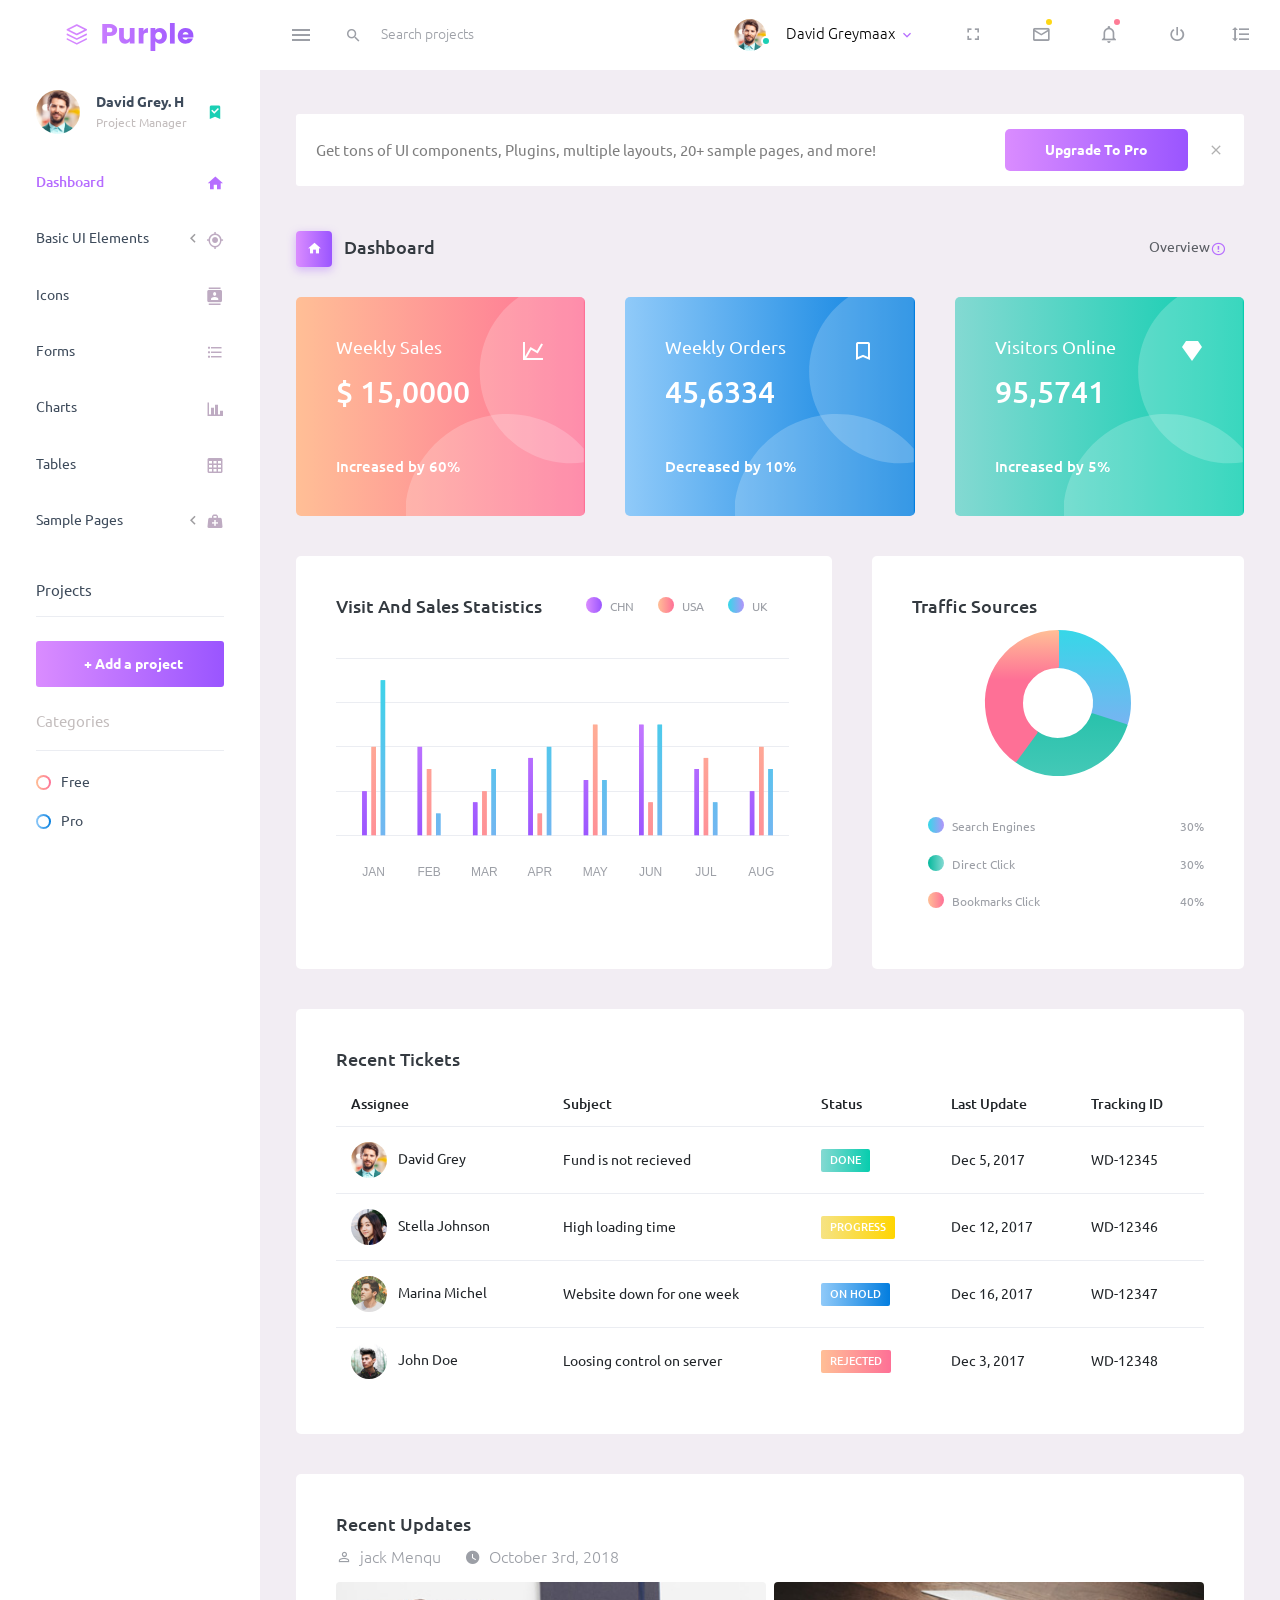
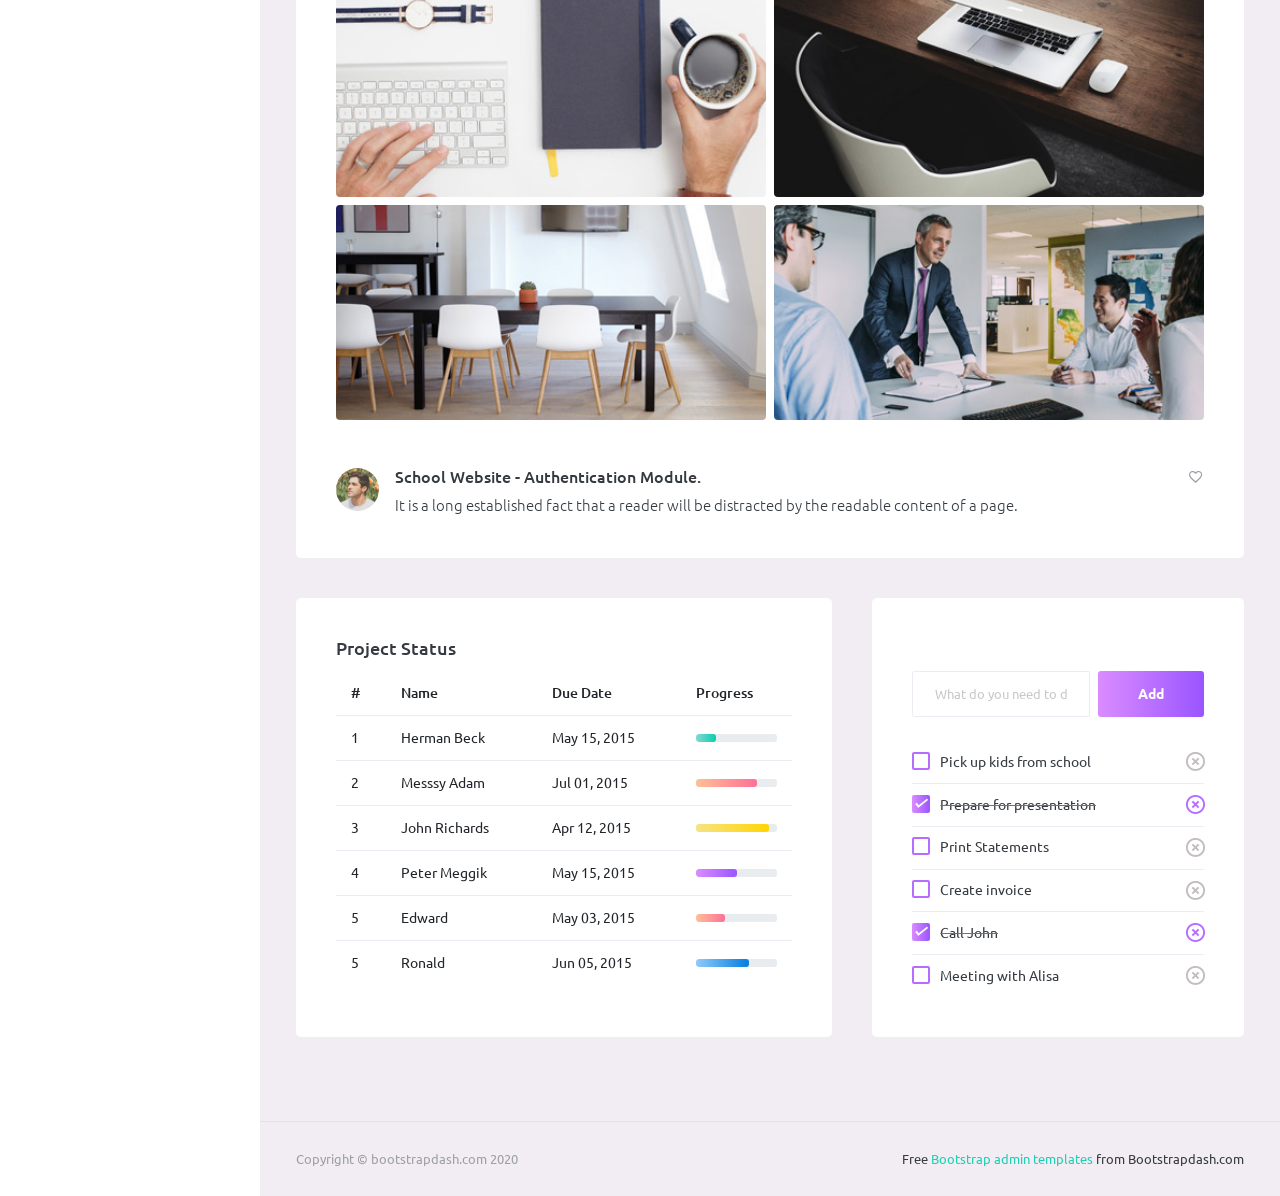
<file: BlogWebApplication.Web/wwwroot/AdminTema/index.html>
<!DOCTYPE html>
<html lang="en">
  <head>
    <!-- Required meta tags -->
    <meta charset="utf-8">
    <meta name="viewport" content="width=device-width, initial-scale=1, shrink-to-fit=no">
    <title>Purple Admin</title>
    <!-- plugins:css -->
    <link rel="stylesheet" href="assets/vendors/mdi/css/materialdesignicons.min.css">
    <link rel="stylesheet" href="assets/vendors/css/vendor.bundle.base.css">
    <!-- endinject -->
    <!-- Plugin css for this page -->
    <!-- End plugin css for this page -->
    <!-- inject:css -->
    <!-- endinject -->
    <!-- Layout styles -->
    <link rel="stylesheet" href="assets/css/style.css">
    <!-- End layout styles -->
    <link rel="shortcut icon" href="assets/images/favicon.ico" />
  </head>
  <body>
    <div class="container-scroller">
      <!-- partial:partials/_navbar.html -->
      <nav class="navbar default-layout-navbar col-lg-12 col-12 p-0 fixed-top d-flex flex-row">
        <div class="text-center navbar-brand-wrapper d-flex align-items-center justify-content-center">
          <a class="navbar-brand brand-logo" href="index.html"><img src="assets/images/logo.svg" alt="logo" /></a>
          <a class="navbar-brand brand-logo-mini" href="index.html"><img src="assets/images/logo-mini.svg" alt="logo" /></a>
        </div>
        <div class="navbar-menu-wrapper d-flex align-items-stretch">
          <button class="navbar-toggler navbar-toggler align-self-center" type="button" data-toggle="minimize">
            <span class="mdi mdi-menu"></span>
          </button>
          <div class="search-field d-none d-md-block">
            <form class="d-flex align-items-center h-100" action="#">
              <div class="input-group">
                <div class="input-group-prepend bg-transparent">
                  <i class="input-group-text border-0 mdi mdi-magnify"></i>
                </div>
                <input type="text" class="form-control bg-transparent border-0" placeholder="Search projects">
              </div>
            </form>
          </div>
          <ul class="navbar-nav navbar-nav-right">
            <li class="nav-item nav-profile dropdown">
              <a class="nav-link dropdown-toggle" id="profileDropdown" href="#" data-toggle="dropdown" aria-expanded="false">
                <div class="nav-profile-img">
                  <img src="assets/images/faces/face1.jpg" alt="image">
                  <span class="availability-status online"></span>
                </div>
                <div class="nav-profile-text">
                  <p class="mb-1 text-black">David Greymaax</p>
                </div>
              </a>
              <div class="dropdown-menu navbar-dropdown" aria-labelledby="profileDropdown">
                <a class="dropdown-item" href="#">
                  <i class="mdi mdi-cached mr-2 text-success"></i> Activity Log </a>
                <div class="dropdown-divider"></div>
                <a class="dropdown-item" href="#">
                  <i class="mdi mdi-logout mr-2 text-primary"></i> Signout </a>
              </div>
            </li>
            <li class="nav-item d-none d-lg-block full-screen-link">
              <a class="nav-link">
                <i class="mdi mdi-fullscreen" id="fullscreen-button"></i>
              </a>
            </li>
            <li class="nav-item dropdown">
              <a class="nav-link count-indicator dropdown-toggle" id="messageDropdown" href="#" data-toggle="dropdown" aria-expanded="false">
                <i class="mdi mdi-email-outline"></i>
                <span class="count-symbol bg-warning"></span>
              </a>
              <div class="dropdown-menu dropdown-menu-right navbar-dropdown preview-list" aria-labelledby="messageDropdown">
                <h6 class="p-3 mb-0">Messages</h6>
                <div class="dropdown-divider"></div>
                <a class="dropdown-item preview-item">
                  <div class="preview-thumbnail">
                    <img src="assets/images/faces/face4.jpg" alt="image" class="profile-pic">
                  </div>
                  <div class="preview-item-content d-flex align-items-start flex-column justify-content-center">
                    <h6 class="preview-subject ellipsis mb-1 font-weight-normal">Mark send you a message</h6>
                    <p class="text-gray mb-0"> 1 Minutes ago </p>
                  </div>
                </a>
                <div class="dropdown-divider"></div>
                <a class="dropdown-item preview-item">
                  <div class="preview-thumbnail">
                    <img src="assets/images/faces/face2.jpg" alt="image" class="profile-pic">
                  </div>
                  <div class="preview-item-content d-flex align-items-start flex-column justify-content-center">
                    <h6 class="preview-subject ellipsis mb-1 font-weight-normal">Cregh send you a message</h6>
                    <p class="text-gray mb-0"> 15 Minutes ago </p>
                  </div>
                </a>
                <div class="dropdown-divider"></div>
                <a class="dropdown-item preview-item">
                  <div class="preview-thumbnail">
                    <img src="assets/images/faces/face3.jpg" alt="image" class="profile-pic">
                  </div>
                  <div class="preview-item-content d-flex align-items-start flex-column justify-content-center">
                    <h6 class="preview-subject ellipsis mb-1 font-weight-normal">Profile picture updated</h6>
                    <p class="text-gray mb-0"> 18 Minutes ago </p>
                  </div>
                </a>
                <div class="dropdown-divider"></div>
                <h6 class="p-3 mb-0 text-center">4 new messages</h6>
              </div>
            </li>
            <li class="nav-item dropdown">
              <a class="nav-link count-indicator dropdown-toggle" id="notificationDropdown" href="#" data-toggle="dropdown">
                <i class="mdi mdi-bell-outline"></i>
                <span class="count-symbol bg-danger"></span>
              </a>
              <div class="dropdown-menu dropdown-menu-right navbar-dropdown preview-list" aria-labelledby="notificationDropdown">
                <h6 class="p-3 mb-0">Notifications</h6>
                <div class="dropdown-divider"></div>
                <a class="dropdown-item preview-item">
                  <div class="preview-thumbnail">
                    <div class="preview-icon bg-success">
                      <i class="mdi mdi-calendar"></i>
                    </div>
                  </div>
                  <div class="preview-item-content d-flex align-items-start flex-column justify-content-center">
                    <h6 class="preview-subject font-weight-normal mb-1">Event today</h6>
                    <p class="text-gray ellipsis mb-0"> Just a reminder that you have an event today </p>
                  </div>
                </a>
                <div class="dropdown-divider"></div>
                <a class="dropdown-item preview-item">
                  <div class="preview-thumbnail">
                    <div class="preview-icon bg-warning">
                      <i class="mdi mdi-settings"></i>
                    </div>
                  </div>
                  <div class="preview-item-content d-flex align-items-start flex-column justify-content-center">
                    <h6 class="preview-subject font-weight-normal mb-1">Settings</h6>
                    <p class="text-gray ellipsis mb-0"> Update dashboard </p>
                  </div>
                </a>
                <div class="dropdown-divider"></div>
                <a class="dropdown-item preview-item">
                  <div class="preview-thumbnail">
                    <div class="preview-icon bg-info">
                      <i class="mdi mdi-link-variant"></i>
                    </div>
                  </div>
                  <div class="preview-item-content d-flex align-items-start flex-column justify-content-center">
                    <h6 class="preview-subject font-weight-normal mb-1">Launch Admin</h6>
                    <p class="text-gray ellipsis mb-0"> New admin wow! </p>
                  </div>
                </a>
                <div class="dropdown-divider"></div>
                <h6 class="p-3 mb-0 text-center">See all notifications</h6>
              </div>
            </li>
            <li class="nav-item nav-logout d-none d-lg-block">
              <a class="nav-link" href="#">
                <i class="mdi mdi-power"></i>
              </a>
            </li>
            <li class="nav-item nav-settings d-none d-lg-block">
              <a class="nav-link" href="#">
                <i class="mdi mdi-format-line-spacing"></i>
              </a>
            </li>
          </ul>
          <button class="navbar-toggler navbar-toggler-right d-lg-none align-self-center" type="button" data-toggle="offcanvas">
            <span class="mdi mdi-menu"></span>
          </button>
        </div>
      </nav>
      <!-- partial -->
      <div class="container-fluid page-body-wrapper">
        <!-- partial:partials/_sidebar.html -->
        <nav class="sidebar sidebar-offcanvas" id="sidebar">
          <ul class="nav">
            <li class="nav-item nav-profile">
              <a href="#" class="nav-link">
                <div class="nav-profile-image">
                  <img src="assets/images/faces/face1.jpg" alt="profile">
                  <span class="login-status online"></span>
                  <!--change to offline or busy as needed-->
                </div>
                <div class="nav-profile-text d-flex flex-column">
                  <span class="font-weight-bold mb-2">David Grey. H</span>
                  <span class="text-secondary text-small">Project Manager</span>
                </div>
                <i class="mdi mdi-bookmark-check text-success nav-profile-badge"></i>
              </a>
            </li>
            <li class="nav-item">
              <a class="nav-link" href="index.html">
                <span class="menu-title">Dashboard</span>
                <i class="mdi mdi-home menu-icon"></i>
              </a>
            </li>
            <li class="nav-item">
              <a class="nav-link" data-toggle="collapse" href="#ui-basic" aria-expanded="false" aria-controls="ui-basic">
                <span class="menu-title">Basic UI Elements</span>
                <i class="menu-arrow"></i>
                <i class="mdi mdi-crosshairs-gps menu-icon"></i>
              </a>
              <div class="collapse" id="ui-basic">
                <ul class="nav flex-column sub-menu">
                  <li class="nav-item"> <a class="nav-link" href="pages/ui-features/buttons.html">Buttons</a></li>
                  <li class="nav-item"> <a class="nav-link" href="pages/ui-features/typography.html">Typography</a></li>
                </ul>
              </div>
            </li>
            <li class="nav-item">
              <a class="nav-link" href="pages/icons/mdi.html">
                <span class="menu-title">Icons</span>
                <i class="mdi mdi-contacts menu-icon"></i>
              </a>
            </li>
            <li class="nav-item">
              <a class="nav-link" href="pages/forms/basic_elements.html">
                <span class="menu-title">Forms</span>
                <i class="mdi mdi-format-list-bulleted menu-icon"></i>
              </a>
            </li>
            <li class="nav-item">
              <a class="nav-link" href="pages/charts/chartjs.html">
                <span class="menu-title">Charts</span>
                <i class="mdi mdi-chart-bar menu-icon"></i>
              </a>
            </li>
            <li class="nav-item">
              <a class="nav-link" href="pages/tables/basic-table.html">
                <span class="menu-title">Tables</span>
                <i class="mdi mdi-table-large menu-icon"></i>
              </a>
            </li>
            <li class="nav-item">
              <a class="nav-link" data-toggle="collapse" href="#general-pages" aria-expanded="false" aria-controls="general-pages">
                <span class="menu-title">Sample Pages</span>
                <i class="menu-arrow"></i>
                <i class="mdi mdi-medical-bag menu-icon"></i>
              </a>
              <div class="collapse" id="general-pages">
                <ul class="nav flex-column sub-menu">
                  <li class="nav-item"> <a class="nav-link" href="pages/samples/blank-page.html"> Blank Page </a></li>
                  <li class="nav-item"> <a class="nav-link" href="pages/samples/login.html"> Login </a></li>
                  <li class="nav-item"> <a class="nav-link" href="pages/samples/register.html"> Register </a></li>
                  <li class="nav-item"> <a class="nav-link" href="pages/samples/error-404.html"> 404 </a></li>
                  <li class="nav-item"> <a class="nav-link" href="pages/samples/error-500.html"> 500 </a></li>
                </ul>
              </div>
            </li>
            <li class="nav-item sidebar-actions">
              <span class="nav-link">
                <div class="border-bottom">
                  <h6 class="font-weight-normal mb-3">Projects</h6>
                </div>
                <button class="btn btn-block btn-lg btn-gradient-primary mt-4">+ Add a project</button>
                <div class="mt-4">
                  <div class="border-bottom">
                    <p class="text-secondary">Categories</p>
                  </div>
                  <ul class="gradient-bullet-list mt-4">
                    <li>Free</li>
                    <li>Pro</li>
                  </ul>
                </div>
              </span>
            </li>
          </ul>
        </nav>
        <!-- partial -->
        <div class="main-panel">
          <div class="content-wrapper">
            <div class="row" id="proBanner">
              <div class="col-12">
                <span class="d-flex align-items-center purchase-popup">
                  <p>Get tons of UI components, Plugins, multiple layouts, 20+ sample pages, and more!</p>
                  <a href="https://www.bootstrapdash.com/product/purple-bootstrap-admin-template?utm_source=organic&utm_medium=banner&utm_campaign=free-preview" target="_blank" class="btn download-button purchase-button ml-auto">Upgrade To Pro</a>
                  <i class="mdi mdi-close" id="bannerClose"></i>
                </span>
              </div>
            </div>
            <div class="page-header">
              <h3 class="page-title">
                <span class="page-title-icon bg-gradient-primary text-white mr-2">
                  <i class="mdi mdi-home"></i>
                </span> Dashboard
              </h3>
              <nav aria-label="breadcrumb">
                <ul class="breadcrumb">
                  <li class="breadcrumb-item active" aria-current="page">
                    <span></span>Overview <i class="mdi mdi-alert-circle-outline icon-sm text-primary align-middle"></i>
                  </li>
                </ul>
              </nav>
            </div>
            <div class="row">
              <div class="col-md-4 stretch-card grid-margin">
                <div class="card bg-gradient-danger card-img-holder text-white">
                  <div class="card-body">
                    <img src="assets/images/dashboard/circle.svg" class="card-img-absolute" alt="circle-image" />
                    <h4 class="font-weight-normal mb-3">Weekly Sales <i class="mdi mdi-chart-line mdi-24px float-right"></i>
                    </h4>
                    <h2 class="mb-5">$ 15,0000</h2>
                    <h6 class="card-text">Increased by 60%</h6>
                  </div>
                </div>
              </div>
              <div class="col-md-4 stretch-card grid-margin">
                <div class="card bg-gradient-info card-img-holder text-white">
                  <div class="card-body">
                    <img src="assets/images/dashboard/circle.svg" class="card-img-absolute" alt="circle-image" />
                    <h4 class="font-weight-normal mb-3">Weekly Orders <i class="mdi mdi-bookmark-outline mdi-24px float-right"></i>
                    </h4>
                    <h2 class="mb-5">45,6334</h2>
                    <h6 class="card-text">Decreased by 10%</h6>
                  </div>
                </div>
              </div>
              <div class="col-md-4 stretch-card grid-margin">
                <div class="card bg-gradient-success card-img-holder text-white">
                  <div class="card-body">
                    <img src="assets/images/dashboard/circle.svg" class="card-img-absolute" alt="circle-image" />
                    <h4 class="font-weight-normal mb-3">Visitors Online <i class="mdi mdi-diamond mdi-24px float-right"></i>
                    </h4>
                    <h2 class="mb-5">95,5741</h2>
                    <h6 class="card-text">Increased by 5%</h6>
                  </div>
                </div>
              </div>
            </div>
            <div class="row">
              <div class="col-md-7 grid-margin stretch-card">
                <div class="card">
                  <div class="card-body">
                    <div class="clearfix">
                      <h4 class="card-title float-left">Visit And Sales Statistics</h4>
                      <div id="visit-sale-chart-legend" class="rounded-legend legend-horizontal legend-top-right float-right"></div>
                    </div>
                    <canvas id="visit-sale-chart" class="mt-4"></canvas>
                  </div>
                </div>
              </div>
              <div class="col-md-5 grid-margin stretch-card">
                <div class="card">
                  <div class="card-body">
                    <h4 class="card-title">Traffic Sources</h4>
                    <canvas id="traffic-chart"></canvas>
                    <div id="traffic-chart-legend" class="rounded-legend legend-vertical legend-bottom-left pt-4"></div>
                  </div>
                </div>
              </div>
            </div>
            <div class="row">
              <div class="col-12 grid-margin">
                <div class="card">
                  <div class="card-body">
                    <h4 class="card-title">Recent Tickets</h4>
                    <div class="table-responsive">
                      <table class="table">
                        <thead>
                          <tr>
                            <th> Assignee </th>
                            <th> Subject </th>
                            <th> Status </th>
                            <th> Last Update </th>
                            <th> Tracking ID </th>
                          </tr>
                        </thead>
                        <tbody>
                          <tr>
                            <td>
                              <img src="assets/images/faces/face1.jpg" class="mr-2" alt="image"> David Grey
                            </td>
                            <td> Fund is not recieved </td>
                            <td>
                              <label class="badge badge-gradient-success">DONE</label>
                            </td>
                            <td> Dec 5, 2017 </td>
                            <td> WD-12345 </td>
                          </tr>
                          <tr>
                            <td>
                              <img src="assets/images/faces/face2.jpg" class="mr-2" alt="image"> Stella Johnson
                            </td>
                            <td> High loading time </td>
                            <td>
                              <label class="badge badge-gradient-warning">PROGRESS</label>
                            </td>
                            <td> Dec 12, 2017 </td>
                            <td> WD-12346 </td>
                          </tr>
                          <tr>
                            <td>
                              <img src="assets/images/faces/face3.jpg" class="mr-2" alt="image"> Marina Michel
                            </td>
                            <td> Website down for one week </td>
                            <td>
                              <label class="badge badge-gradient-info">ON HOLD</label>
                            </td>
                            <td> Dec 16, 2017 </td>
                            <td> WD-12347 </td>
                          </tr>
                          <tr>
                            <td>
                              <img src="assets/images/faces/face4.jpg" class="mr-2" alt="image"> John Doe
                            </td>
                            <td> Loosing control on server </td>
                            <td>
                              <label class="badge badge-gradient-danger">REJECTED</label>
                            </td>
                            <td> Dec 3, 2017 </td>
                            <td> WD-12348 </td>
                          </tr>
                        </tbody>
                      </table>
                    </div>
                  </div>
                </div>
              </div>
            </div>
            <div class="row">
              <div class="col-12 grid-margin stretch-card">
                <div class="card">
                  <div class="card-body">
                    <h4 class="card-title">Recent Updates</h4>
                    <div class="d-flex">
                      <div class="d-flex align-items-center mr-4 text-muted font-weight-light">
                        <i class="mdi mdi-account-outline icon-sm mr-2"></i>
                        <span>jack Menqu</span>
                      </div>
                      <div class="d-flex align-items-center text-muted font-weight-light">
                        <i class="mdi mdi-clock icon-sm mr-2"></i>
                        <span>October 3rd, 2018</span>
                      </div>
                    </div>
                    <div class="row mt-3">
                      <div class="col-6 pr-1">
                        <img src="assets/images/dashboard/img_1.jpg" class="mb-2 mw-100 w-100 rounded" alt="image">
                        <img src="assets/images/dashboard/img_4.jpg" class="mw-100 w-100 rounded" alt="image">
                      </div>
                      <div class="col-6 pl-1">
                        <img src="assets/images/dashboard/img_2.jpg" class="mb-2 mw-100 w-100 rounded" alt="image">
                        <img src="assets/images/dashboard/img_3.jpg" class="mw-100 w-100 rounded" alt="image">
                      </div>
                    </div>
                    <div class="d-flex mt-5 align-items-top">
                      <img src="assets/images/faces/face3.jpg" class="img-sm rounded-circle mr-3" alt="image">
                      <div class="mb-0 flex-grow">
                        <h5 class="mr-2 mb-2">School Website - Authentication Module.</h5>
                        <p class="mb-0 font-weight-light">It is a long established fact that a reader will be distracted by the readable content of a page.</p>
                      </div>
                      <div class="ml-auto">
                        <i class="mdi mdi-heart-outline text-muted"></i>
                      </div>
                    </div>
                  </div>
                </div>
              </div>
            </div>
            <div class="row">
              <div class="col-md-7 grid-margin stretch-card">
                <div class="card">
                  <div class="card-body">
                    <h4 class="card-title">Project Status</h4>
                    <div class="table-responsive">
                      <table class="table">
                        <thead>
                          <tr>
                            <th> # </th>
                            <th> Name </th>
                            <th> Due Date </th>
                            <th> Progress </th>
                          </tr>
                        </thead>
                        <tbody>
                          <tr>
                            <td> 1 </td>
                            <td> Herman Beck </td>
                            <td> May 15, 2015 </td>
                            <td>
                              <div class="progress">
                                <div class="progress-bar bg-gradient-success" role="progressbar" style="width: 25%" aria-valuenow="25" aria-valuemin="0" aria-valuemax="100"></div>
                              </div>
                            </td>
                          </tr>
                          <tr>
                            <td> 2 </td>
                            <td> Messsy Adam </td>
                            <td> Jul 01, 2015 </td>
                            <td>
                              <div class="progress">
                                <div class="progress-bar bg-gradient-danger" role="progressbar" style="width: 75%" aria-valuenow="75" aria-valuemin="0" aria-valuemax="100"></div>
                              </div>
                            </td>
                          </tr>
                          <tr>
                            <td> 3 </td>
                            <td> John Richards </td>
                            <td> Apr 12, 2015 </td>
                            <td>
                              <div class="progress">
                                <div class="progress-bar bg-gradient-warning" role="progressbar" style="width: 90%" aria-valuenow="90" aria-valuemin="0" aria-valuemax="100"></div>
                              </div>
                            </td>
                          </tr>
                          <tr>
                            <td> 4 </td>
                            <td> Peter Meggik </td>
                            <td> May 15, 2015 </td>
                            <td>
                              <div class="progress">
                                <div class="progress-bar bg-gradient-primary" role="progressbar" style="width: 50%" aria-valuenow="50" aria-valuemin="0" aria-valuemax="100"></div>
                              </div>
                            </td>
                          </tr>
                          <tr>
                            <td> 5 </td>
                            <td> Edward </td>
                            <td> May 03, 2015 </td>
                            <td>
                              <div class="progress">
                                <div class="progress-bar bg-gradient-danger" role="progressbar" style="width: 35%" aria-valuenow="35" aria-valuemin="0" aria-valuemax="100"></div>
                              </div>
                            </td>
                          </tr>
                          <tr>
                            <td> 5 </td>
                            <td> Ronald </td>
                            <td> Jun 05, 2015 </td>
                            <td>
                              <div class="progress">
                                <div class="progress-bar bg-gradient-info" role="progressbar" style="width: 65%" aria-valuenow="65" aria-valuemin="0" aria-valuemax="100"></div>
                              </div>
                            </td>
                          </tr>
                        </tbody>
                      </table>
                    </div>
                  </div>
                </div>
              </div>
              <div class="col-md-5 grid-margin stretch-card">
                <div class="card">
                  <div class="card-body">
                    <h4 class="card-title text-white">Todo</h4>
                    <div class="add-items d-flex">
                      <input type="text" class="form-control todo-list-input" placeholder="What do you need to do today?">
                      <button class="add btn btn-gradient-primary font-weight-bold todo-list-add-btn" id="add-task">Add</button>
                    </div>
                    <div class="list-wrapper">
                      <ul class="d-flex flex-column-reverse todo-list todo-list-custom">
                        <li>
                          <div class="form-check">
                            <label class="form-check-label">
                              <input class="checkbox" type="checkbox"> Meeting with Alisa </label>
                          </div>
                          <i class="remove mdi mdi-close-circle-outline"></i>
                        </li>
                        <li class="completed">
                          <div class="form-check">
                            <label class="form-check-label">
                              <input class="checkbox" type="checkbox" checked> Call John </label>
                          </div>
                          <i class="remove mdi mdi-close-circle-outline"></i>
                        </li>
                        <li>
                          <div class="form-check">
                            <label class="form-check-label">
                              <input class="checkbox" type="checkbox"> Create invoice </label>
                          </div>
                          <i class="remove mdi mdi-close-circle-outline"></i>
                        </li>
                        <li>
                          <div class="form-check">
                            <label class="form-check-label">
                              <input class="checkbox" type="checkbox"> Print Statements </label>
                          </div>
                          <i class="remove mdi mdi-close-circle-outline"></i>
                        </li>
                        <li class="completed">
                          <div class="form-check">
                            <label class="form-check-label">
                              <input class="checkbox" type="checkbox" checked> Prepare for presentation </label>
                          </div>
                          <i class="remove mdi mdi-close-circle-outline"></i>
                        </li>
                        <li>
                          <div class="form-check">
                            <label class="form-check-label">
                              <input class="checkbox" type="checkbox"> Pick up kids from school </label>
                          </div>
                          <i class="remove mdi mdi-close-circle-outline"></i>
                        </li>
                      </ul>
                    </div>
                  </div>
                </div>
              </div>
            </div>
          </div>
          <!-- content-wrapper ends -->
          <!-- partial:partials/_footer.html -->
          <footer class="footer">
            <div class="container-fluid clearfix">
              <span class="text-muted d-block text-center text-sm-left d-sm-inline-block">Copyright © bootstrapdash.com 2020</span>
              <span class="float-none float-sm-right d-block mt-1 mt-sm-0 text-center"> Free <a href="https://www.bootstrapdash.com/bootstrap-admin-template/" target="_blank">Bootstrap admin templates </a> from Bootstrapdash.com</span>
            </div>
          </footer>
          <!-- partial -->
        </div>
        <!-- main-panel ends -->
      </div>
      <!-- page-body-wrapper ends -->
    </div>
    <!-- container-scroller -->
    <!-- plugins:js -->
    <script src="assets/vendors/js/vendor.bundle.base.js"></script>
    <!-- endinject -->
    <!-- Plugin js for this page -->
    <script src="assets/vendors/chart.js/Chart.min.js"></script>
    <!-- End plugin js for this page -->
    <!-- inject:js -->
    <script src="assets/js/off-canvas.js"></script>
    <script src="assets/js/hoverable-collapse.js"></script>
    <script src="assets/js/misc.js"></script>
    <!-- endinject -->
    <!-- Custom js for this page -->
    <script src="assets/js/dashboard.js"></script>
    <script src="assets/js/todolist.js"></script>
    <!-- End custom js for this page -->
  </body>
</html>
</file>
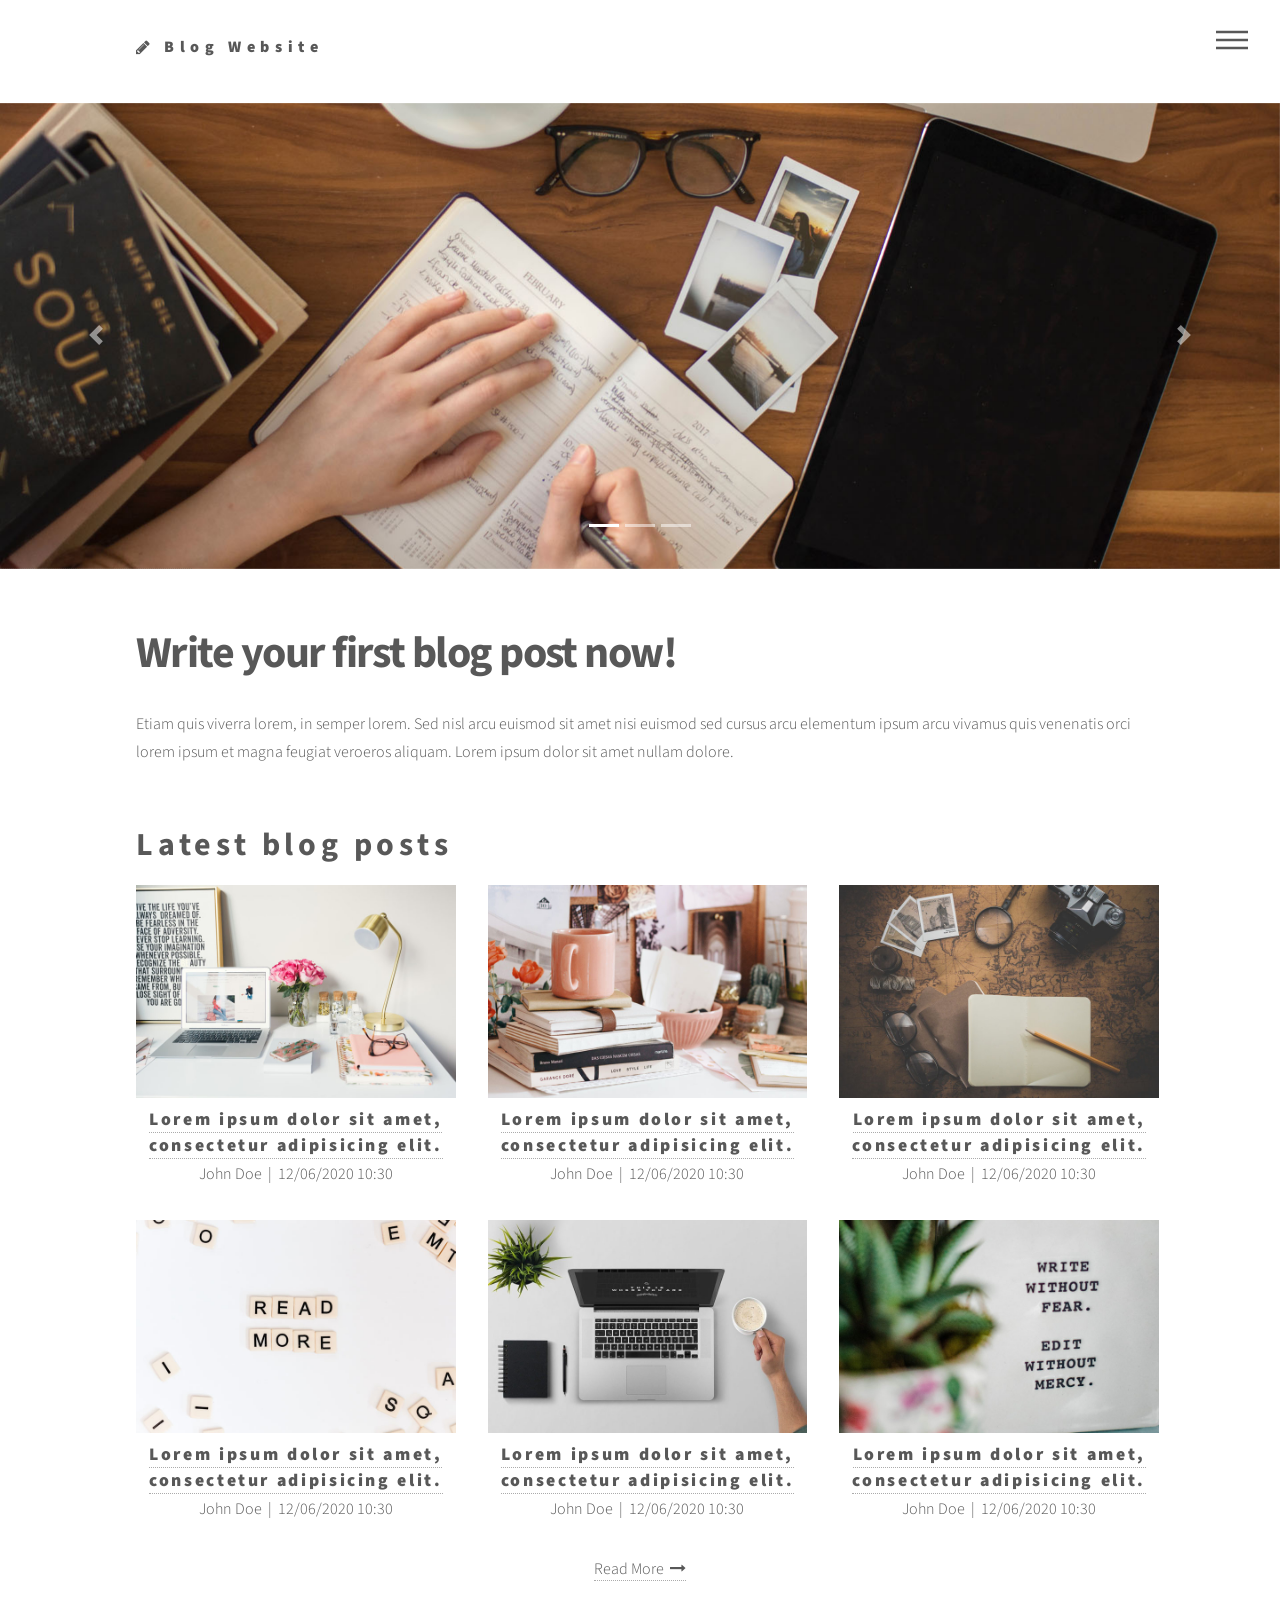
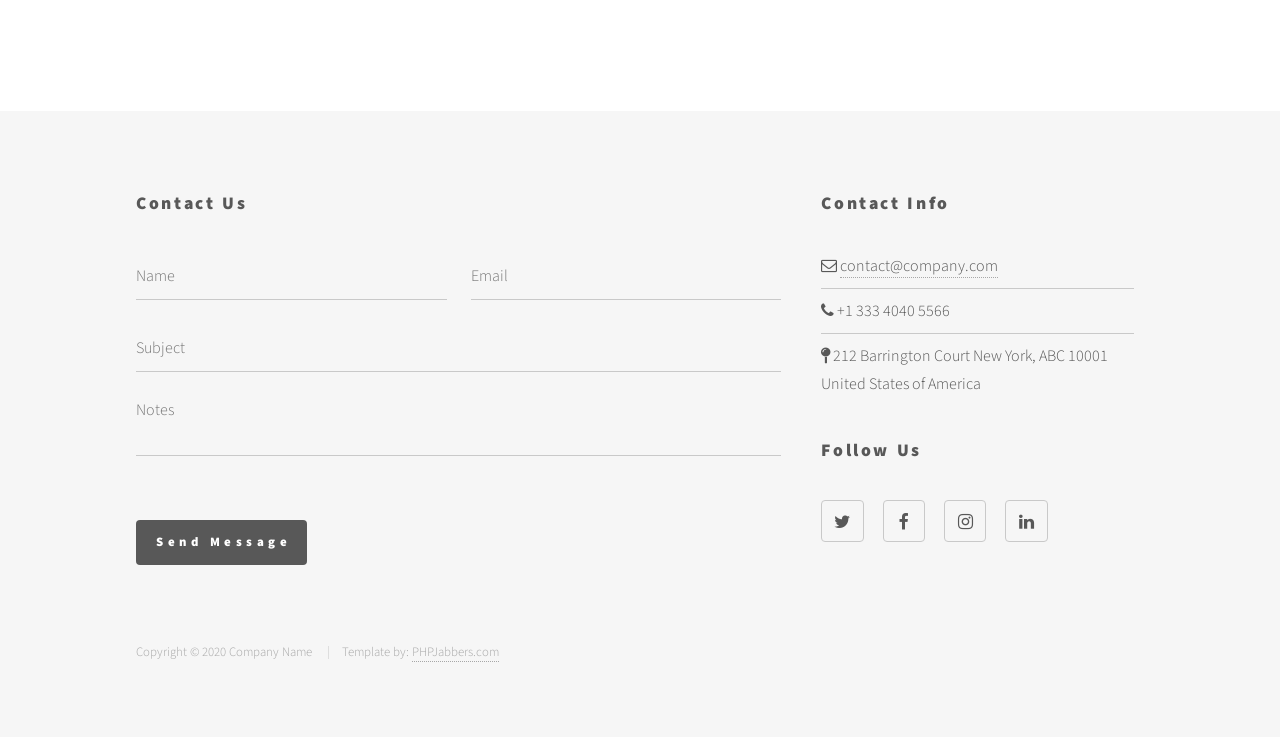
<file: BlogWebApplication.Web/wwwroot/webSite/index.html>
<!DOCTYPE HTML>
<html>
	<head>
		<title>PHPJabbers.com | Free Blog Website Template</title>
		<meta charset="utf-8" />
		<meta name="viewport" content="width=device-width, initial-scale=1, user-scalable=no" />
		<link rel="stylesheet" href="assets/bootstrap/css/bootstrap.min.css" />
		<link rel="stylesheet" href="assets/css/main.css" />
		<noscript><link rel="stylesheet" href="assets/css/noscript.css" /></noscript>
	</head>
	<body class="is-preload">
		<!-- Wrapper -->
			<div id="wrapper">

				<!-- Header -->
					<header id="header">
						<div class="inner">

							<!-- Logo -->
								<a href="index.html" class="logo">
									<span class="fa fa-pencil"></span> <span class="title">Blog Website</span>
								</a>

							<!-- Nav -->
								<nav>
									<ul>
										<li><a href="#menu">Menu</a></li>
									</ul>
								</nav>

						</div>
					</header>

				<!-- Menu -->
					<nav id="menu">
						<h2>Menu</h2>
						<ul>
							<li><a href="index.html" class="active">Home</a></li>

							<li><a href="blog.html">Blog</a></li>

							<li><a href="about.html">About</a></li>

							<li><a href="team.html">Authors</a></li>

							<li><a href="contact.html">Contact Us</a></li>
						</ul>
					</nav>

				<!-- Main -->
					<div id="main">
						<div id="carouselExampleIndicators" class="carousel slide" data-ride="carousel">
						  <ol class="carousel-indicators">
						    <li data-target="#carouselExampleIndicators" data-slide-to="0" class="active"></li>
						    <li data-target="#carouselExampleIndicators" data-slide-to="1"></li>
						    <li data-target="#carouselExampleIndicators" data-slide-to="2"></li>
						  </ol>
						  <div class="carousel-inner">
						    <div class="carousel-item active">
						      <img class="d-block w-100" src="images/slider-image-1-1920x700.jpg" alt="First slide">
						    </div>
						    <div class="carousel-item">
						      <img class="d-block w-100" src="images/slider-image-2-1920x700.jpg" alt="Second slide">
						    </div>
						    <div class="carousel-item">
						      <img class="d-block w-100" src="images/slider-image-3-1920x700.jpg" alt="Third slide">
						    </div>
						  </div>
						  <a class="carousel-control-prev" href="#carouselExampleIndicators" role="button" data-slide="prev">
						    <span class="carousel-control-prev-icon" aria-hidden="true"></span>
						    <span class="sr-only">Previous</span>
						  </a>
						  <a class="carousel-control-next" href="#carouselExampleIndicators" role="button" data-slide="next">
						    <span class="carousel-control-next-icon" aria-hidden="true"></span>
						    <span class="sr-only">Next</span>
						  </a>
						</div>

						<br>
						<br>

						<div class="inner">
							<!-- About Us -->
							<header id="inner">
								<h1>Write your first blog post now!</h1>
								<p>Etiam quis viverra lorem, in semper lorem. Sed nisl arcu euismod sit amet nisi euismod sed cursus arcu elementum ipsum arcu vivamus quis venenatis orci lorem ipsum et magna feugiat veroeros aliquam. Lorem ipsum dolor sit amet nullam dolore.</p>
							</header>

							<br>

							<h2 class="h2">Latest blog posts</h2>
							
							<div class="row">
								<div class="col-sm-4 text-center">
									<img src="images/blog-1-720x480.jpg" class="img-fluid" alt="" />

									<h2 class="m-n"><a href="#">Lorem ipsum dolor sit amet, consectetur adipisicing elit.</a></h2>

									<p> John Doe &nbsp;|&nbsp; 12/06/2020 10:30</p>
								</div>

								<div class="col-sm-4 text-center">
									<img src="images/blog-2-720x480.jpg" class="img-fluid" alt="" />

									<h2 class="m-n"><a href="#">Lorem ipsum dolor sit amet, consectetur adipisicing elit.</a></h2>

									<p> John Doe &nbsp;|&nbsp; 12/06/2020 10:30</p>
								</div>

								<div class="col-sm-4 text-center">
									<img src="images/blog-3-720x480.jpg" class="img-fluid" alt="" />

									<h2 class="m-n"><a href="#">Lorem ipsum dolor sit amet, consectetur adipisicing elit.</a></h2>

									<p> John Doe &nbsp;|&nbsp; 12/06/2020 10:30</p>
								</div>

								<div class="col-sm-4 text-center">
									<img src="images/blog-4-720x480.jpg" class="img-fluid" alt="" />

									<h2 class="m-n"><a href="#">Lorem ipsum dolor sit amet, consectetur adipisicing elit.</a></h2>

									<p> John Doe &nbsp;|&nbsp; 12/06/2020 10:30</p>
								</div>

								<div class="col-sm-4 text-center">
									<img src="images/blog-5-720x480.jpg" class="img-fluid" alt="" />

									<h2 class="m-n"><a href="#">Lorem ipsum dolor sit amet, consectetur adipisicing elit.</a></h2>

									<p> John Doe &nbsp;|&nbsp; 12/06/2020 10:30</p>
								</div>

								<div class="col-sm-4 text-center">
									<img src="images/blog-6-720x480.jpg" class="img-fluid" alt="" />

									<h2 class="m-n"><a href="#">Lorem ipsum dolor sit amet, consectetur adipisicing elit.</a></h2>

									<p> John Doe &nbsp;|&nbsp; 12/06/2020 10:30</p>
								</div>
							</div>

							<p class="text-center"><a href="blog.html">Read More &nbsp;<i class="fa fa-long-arrow-right"></i></a></p>
						</div>
					</div>

				<!-- Footer -->
					<footer id="footer">
						<div class="inner">
							<section>
								<h2>Contact Us</h2>
								<form method="post" action="#">
									<div class="fields">
										<div class="field half">
											<input type="text" name="name" id="name" placeholder="Name" />
										</div>

										<div class="field half">
											<input type="text" name="email" id="email" placeholder="Email" />
										</div>

										<div class="field">
											<input type="text" name="subject" id="subject" placeholder="Subject" />
										</div>

										<div class="field">
											<textarea name="message" id="message" rows="3" placeholder="Notes"></textarea>
										</div>

										<div class="field text-right">
											<label>&nbsp;</label>

											<ul class="actions">
												<li><input type="submit" value="Send Message" class="primary" /></li>
											</ul>
										</div>
									</div>
								</form>
							</section>
							<section>
								<h2>Contact Info</h2>

								<ul class="alt">
									<li><span class="fa fa-envelope-o"></span> <a href="#">contact@company.com</a></li>
									<li><span class="fa fa-phone"></span> +1 333 4040 5566 </li>
									<li><span class="fa fa-map-pin"></span> 212 Barrington Court New York, ABC 10001 United States of America</li>
								</ul>

								<h2>Follow Us</h2>

								<ul class="icons">
									<li><a href="#" class="icon style2 fa-twitter"><span class="label">Twitter</span></a></li>
									<li><a href="#" class="icon style2 fa-facebook"><span class="label">Facebook</span></a></li>
									<li><a href="#" class="icon style2 fa-instagram"><span class="label">Instagram</span></a></li>
									<li><a href="#" class="icon style2 fa-linkedin"><span class="label">LinkedIn</span></a></li>
								</ul>
							</section>

							<ul class="copyright">
								<li>Copyright © 2020 Company Name </li>
								<li>Template by: <a href="https://www.phpjabbers.com/">PHPJabbers.com</a></li>
							</ul>
						</div>
					</footer>

			</div>

		<!-- Scripts -->
			<script src="assets/js/jquery.min.js"></script>
			<script src="assets/bootstrap/js/bootstrap.bundle.min.js"></script>
			<script src="assets/js/jquery.scrolly.min.js"></script>
			<script src="assets/js/jquery.scrollex.min.js"></script>
			<script src="assets/js/main.js"></script>

	</body>
</html>
</file>
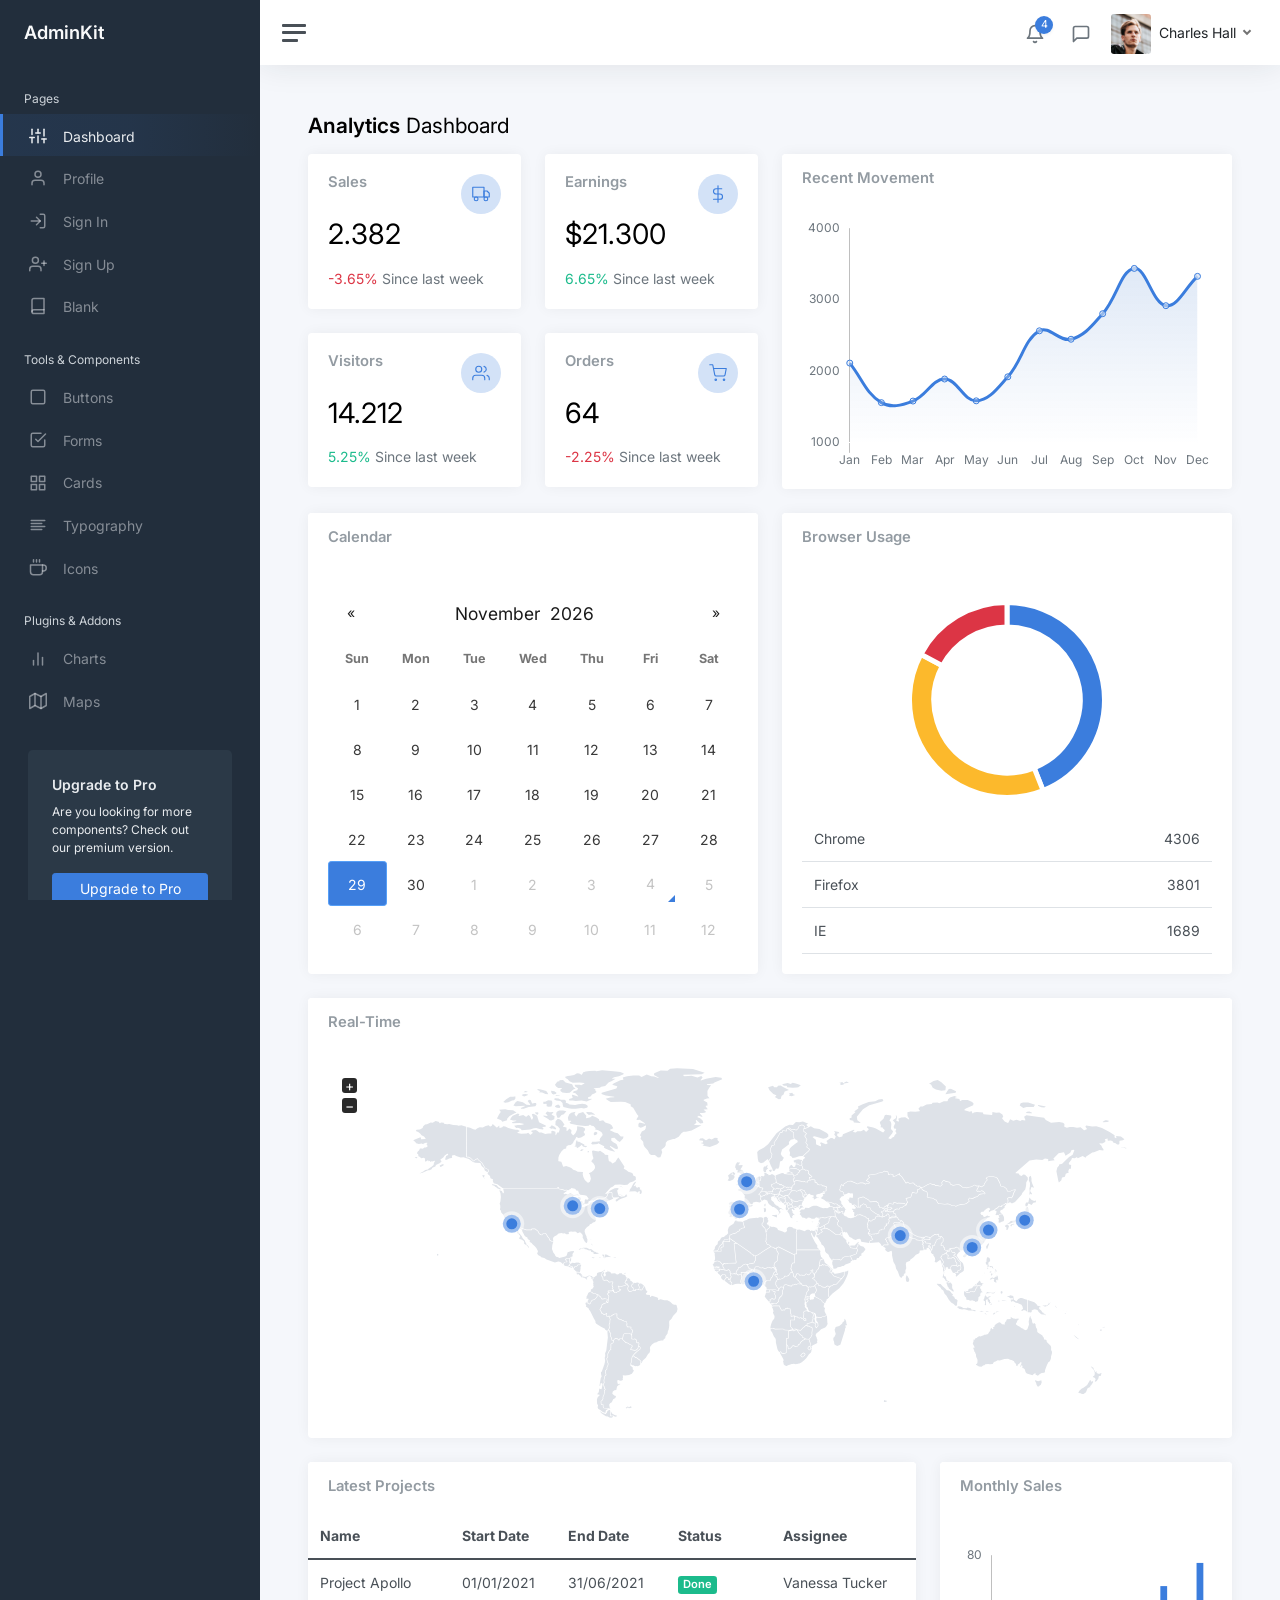
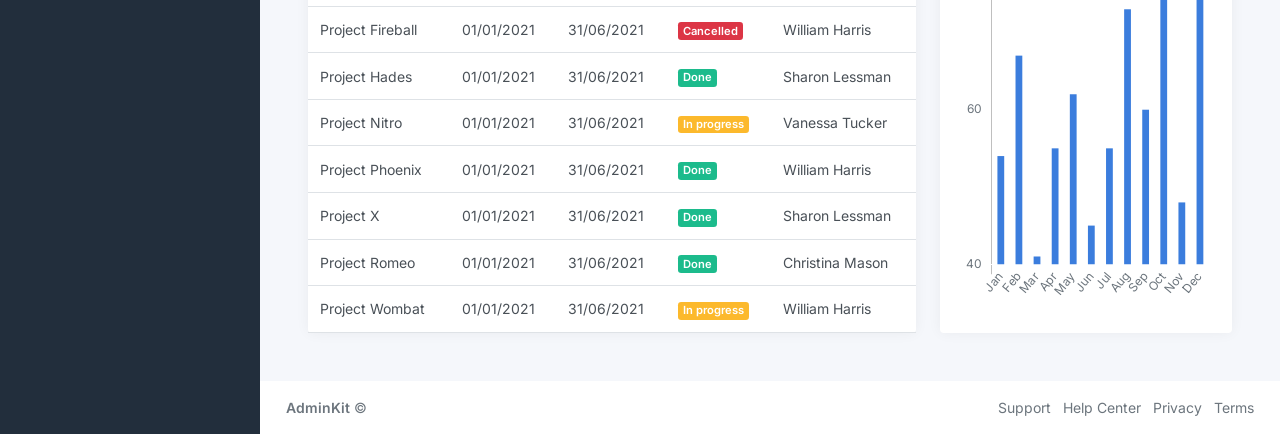
<file: BlogWebApplication.Web/wwwroot/adminkit/static/index.html>
<!DOCTYPE html>
<html lang="en">

<head>
	<meta charset="utf-8">
	<meta http-equiv="X-UA-Compatible" content="IE=edge">
	<meta name="viewport" content="width=device-width, initial-scale=1, shrink-to-fit=no">
	<meta name="description" content="Responsive Admin &amp; Dashboard Template based on Bootstrap 5">
	<meta name="author" content="AdminKit">
	<meta name="keywords" content="adminkit, bootstrap, bootstrap 5, admin, dashboard, template, responsive, css, sass, html, theme, front-end, ui kit, web">

	<link rel="preconnect" href="https://fonts.gstatic.com">
	<link rel="shortcut icon" href="img/icons/icon-48x48.png" />

	<link rel="canonical" href="https://demo-basic.adminkit.io/" />

	<title>AdminKit Demo - Bootstrap 5 Admin Template</title>

	<link href="css/app.css" rel="stylesheet">
	<link href="https://fonts.googleapis.com/css2?family=Inter:wght@300;400;600&display=swap" rel="stylesheet">
</head>

<body>
	<div class="wrapper">
		<nav id="sidebar" class="sidebar js-sidebar">
			<div class="sidebar-content js-simplebar">
				<a class="sidebar-brand" href="index.html">
          <span class="align-middle">AdminKit</span>
        </a>

				<ul class="sidebar-nav">
					<li class="sidebar-header">
						Pages
					</li>

					<li class="sidebar-item active">
						<a class="sidebar-link" href="index.html">
              <i class="align-middle" data-feather="sliders"></i> <span class="align-middle">Dashboard</span>
            </a>
					</li>

					<li class="sidebar-item">
						<a class="sidebar-link" href="pages-profile.html">
              <i class="align-middle" data-feather="user"></i> <span class="align-middle">Profile</span>
            </a>
					</li>

					<li class="sidebar-item">
						<a class="sidebar-link" href="pages-sign-in.html">
              <i class="align-middle" data-feather="log-in"></i> <span class="align-middle">Sign In</span>
            </a>
					</li>

					<li class="sidebar-item">
						<a class="sidebar-link" href="pages-sign-up.html">
              <i class="align-middle" data-feather="user-plus"></i> <span class="align-middle">Sign Up</span>
            </a>
					</li>

					<li class="sidebar-item">
						<a class="sidebar-link" href="pages-blank.html">
              <i class="align-middle" data-feather="book"></i> <span class="align-middle">Blank</span>
            </a>
					</li>

					<li class="sidebar-header">
						Tools & Components
					</li>

					<li class="sidebar-item">
						<a class="sidebar-link" href="ui-buttons.html">
              <i class="align-middle" data-feather="square"></i> <span class="align-middle">Buttons</span>
            </a>
					</li>

					<li class="sidebar-item">
						<a class="sidebar-link" href="ui-forms.html">
              <i class="align-middle" data-feather="check-square"></i> <span class="align-middle">Forms</span>
            </a>
					</li>

					<li class="sidebar-item">
						<a class="sidebar-link" href="ui-cards.html">
              <i class="align-middle" data-feather="grid"></i> <span class="align-middle">Cards</span>
            </a>
					</li>

					<li class="sidebar-item">
						<a class="sidebar-link" href="ui-typography.html">
              <i class="align-middle" data-feather="align-left"></i> <span class="align-middle">Typography</span>
            </a>
					</li>

					<li class="sidebar-item">
						<a class="sidebar-link" href="icons-feather.html">
              <i class="align-middle" data-feather="coffee"></i> <span class="align-middle">Icons</span>
            </a>
					</li>

					<li class="sidebar-header">
						Plugins & Addons
					</li>

					<li class="sidebar-item">
						<a class="sidebar-link" href="charts-chartjs.html">
              <i class="align-middle" data-feather="bar-chart-2"></i> <span class="align-middle">Charts</span>
            </a>
					</li>

					<li class="sidebar-item">
						<a class="sidebar-link" href="maps-google.html">
              <i class="align-middle" data-feather="map"></i> <span class="align-middle">Maps</span>
            </a>
					</li>
				</ul>

				<div class="sidebar-cta">
					<div class="sidebar-cta-content">
						<strong class="d-inline-block mb-2">Upgrade to Pro</strong>
						<div class="mb-3 text-sm">
							Are you looking for more components? Check out our premium version.
						</div>
						<div class="d-grid">
							<a href="upgrade-to-pro.html" class="btn btn-primary">Upgrade to Pro</a>
						</div>
					</div>
				</div>
			</div>
		</nav>

		<div class="main">
			<nav class="navbar navbar-expand navbar-light navbar-bg">
				<a class="sidebar-toggle js-sidebar-toggle">
          <i class="hamburger align-self-center"></i>
        </a>

				<div class="navbar-collapse collapse">
					<ul class="navbar-nav navbar-align">
						<li class="nav-item dropdown">
							<a class="nav-icon dropdown-toggle" href="#" id="alertsDropdown" data-bs-toggle="dropdown">
								<div class="position-relative">
									<i class="align-middle" data-feather="bell"></i>
									<span class="indicator">4</span>
								</div>
							</a>
							<div class="dropdown-menu dropdown-menu-lg dropdown-menu-end py-0" aria-labelledby="alertsDropdown">
								<div class="dropdown-menu-header">
									4 New Notifications
								</div>
								<div class="list-group">
									<a href="#" class="list-group-item">
										<div class="row g-0 align-items-center">
											<div class="col-2">
												<i class="text-danger" data-feather="alert-circle"></i>
											</div>
											<div class="col-10">
												<div class="text-dark">Update completed</div>
												<div class="text-muted small mt-1">Restart server 12 to complete the update.</div>
												<div class="text-muted small mt-1">30m ago</div>
											</div>
										</div>
									</a>
									<a href="#" class="list-group-item">
										<div class="row g-0 align-items-center">
											<div class="col-2">
												<i class="text-warning" data-feather="bell"></i>
											</div>
											<div class="col-10">
												<div class="text-dark">Lorem ipsum</div>
												<div class="text-muted small mt-1">Aliquam ex eros, imperdiet vulputate hendrerit et.</div>
												<div class="text-muted small mt-1">2h ago</div>
											</div>
										</div>
									</a>
									<a href="#" class="list-group-item">
										<div class="row g-0 align-items-center">
											<div class="col-2">
												<i class="text-primary" data-feather="home"></i>
											</div>
											<div class="col-10">
												<div class="text-dark">Login from 192.186.1.8</div>
												<div class="text-muted small mt-1">5h ago</div>
											</div>
										</div>
									</a>
									<a href="#" class="list-group-item">
										<div class="row g-0 align-items-center">
											<div class="col-2">
												<i class="text-success" data-feather="user-plus"></i>
											</div>
											<div class="col-10">
												<div class="text-dark">New connection</div>
												<div class="text-muted small mt-1">Christina accepted your request.</div>
												<div class="text-muted small mt-1">14h ago</div>
											</div>
										</div>
									</a>
								</div>
								<div class="dropdown-menu-footer">
									<a href="#" class="text-muted">Show all notifications</a>
								</div>
							</div>
						</li>
						<li class="nav-item dropdown">
							<a class="nav-icon dropdown-toggle" href="#" id="messagesDropdown" data-bs-toggle="dropdown">
								<div class="position-relative">
									<i class="align-middle" data-feather="message-square"></i>
								</div>
							</a>
							<div class="dropdown-menu dropdown-menu-lg dropdown-menu-end py-0" aria-labelledby="messagesDropdown">
								<div class="dropdown-menu-header">
									<div class="position-relative">
										4 New Messages
									</div>
								</div>
								<div class="list-group">
									<a href="#" class="list-group-item">
										<div class="row g-0 align-items-center">
											<div class="col-2">
												<img src="img/avatars/avatar-5.jpg" class="avatar img-fluid rounded-circle" alt="Vanessa Tucker">
											</div>
											<div class="col-10 ps-2">
												<div class="text-dark">Vanessa Tucker</div>
												<div class="text-muted small mt-1">Nam pretium turpis et arcu. Duis arcu tortor.</div>
												<div class="text-muted small mt-1">15m ago</div>
											</div>
										</div>
									</a>
									<a href="#" class="list-group-item">
										<div class="row g-0 align-items-center">
											<div class="col-2">
												<img src="img/avatars/avatar-2.jpg" class="avatar img-fluid rounded-circle" alt="William Harris">
											</div>
											<div class="col-10 ps-2">
												<div class="text-dark">William Harris</div>
												<div class="text-muted small mt-1">Curabitur ligula sapien euismod vitae.</div>
												<div class="text-muted small mt-1">2h ago</div>
											</div>
										</div>
									</a>
									<a href="#" class="list-group-item">
										<div class="row g-0 align-items-center">
											<div class="col-2">
												<img src="img/avatars/avatar-4.jpg" class="avatar img-fluid rounded-circle" alt="Christina Mason">
											</div>
											<div class="col-10 ps-2">
												<div class="text-dark">Christina Mason</div>
												<div class="text-muted small mt-1">Pellentesque auctor neque nec urna.</div>
												<div class="text-muted small mt-1">4h ago</div>
											</div>
										</div>
									</a>
									<a href="#" class="list-group-item">
										<div class="row g-0 align-items-center">
											<div class="col-2">
												<img src="img/avatars/avatar-3.jpg" class="avatar img-fluid rounded-circle" alt="Sharon Lessman">
											</div>
											<div class="col-10 ps-2">
												<div class="text-dark">Sharon Lessman</div>
												<div class="text-muted small mt-1">Aenean tellus metus, bibendum sed, posuere ac, mattis non.</div>
												<div class="text-muted small mt-1">5h ago</div>
											</div>
										</div>
									</a>
								</div>
								<div class="dropdown-menu-footer">
									<a href="#" class="text-muted">Show all messages</a>
								</div>
							</div>
						</li>
						<li class="nav-item dropdown">
							<a class="nav-icon dropdown-toggle d-inline-block d-sm-none" href="#" data-bs-toggle="dropdown">
                <i class="align-middle" data-feather="settings"></i>
              </a>

							<a class="nav-link dropdown-toggle d-none d-sm-inline-block" href="#" data-bs-toggle="dropdown">
                <img src="img/avatars/avatar.jpg" class="avatar img-fluid rounded me-1" alt="Charles Hall" /> <span class="text-dark">Charles Hall</span>
              </a>
							<div class="dropdown-menu dropdown-menu-end">
								<a class="dropdown-item" href="pages-profile.html"><i class="align-middle me-1" data-feather="user"></i> Profile</a>
								<a class="dropdown-item" href="#"><i class="align-middle me-1" data-feather="pie-chart"></i> Analytics</a>
								<div class="dropdown-divider"></div>
								<a class="dropdown-item" href="index.html"><i class="align-middle me-1" data-feather="settings"></i> Settings & Privacy</a>
								<a class="dropdown-item" href="#"><i class="align-middle me-1" data-feather="help-circle"></i> Help Center</a>
								<div class="dropdown-divider"></div>
								<a class="dropdown-item" href="#">Log out</a>
							</div>
						</li>
					</ul>
				</div>
			</nav>

			<main class="content">
				<div class="container-fluid p-0">

					<h1 class="h3 mb-3"><strong>Analytics</strong> Dashboard</h1>

					<div class="row">
						<div class="col-xl-6 col-xxl-5 d-flex">
							<div class="w-100">
								<div class="row">
									<div class="col-sm-6">
										<div class="card">
											<div class="card-body">
												<div class="row">
													<div class="col mt-0">
														<h5 class="card-title">Sales</h5>
													</div>

													<div class="col-auto">
														<div class="stat text-primary">
															<i class="align-middle" data-feather="truck"></i>
														</div>
													</div>
												</div>
												<h1 class="mt-1 mb-3">2.382</h1>
												<div class="mb-0">
													<span class="text-danger"> <i class="mdi mdi-arrow-bottom-right"></i> -3.65% </span>
													<span class="text-muted">Since last week</span>
												</div>
											</div>
										</div>
										<div class="card">
											<div class="card-body">
												<div class="row">
													<div class="col mt-0">
														<h5 class="card-title">Visitors</h5>
													</div>

													<div class="col-auto">
														<div class="stat text-primary">
															<i class="align-middle" data-feather="users"></i>
														</div>
													</div>
												</div>
												<h1 class="mt-1 mb-3">14.212</h1>
												<div class="mb-0">
													<span class="text-success"> <i class="mdi mdi-arrow-bottom-right"></i> 5.25% </span>
													<span class="text-muted">Since last week</span>
												</div>
											</div>
										</div>
									</div>
									<div class="col-sm-6">
										<div class="card">
											<div class="card-body">
												<div class="row">
													<div class="col mt-0">
														<h5 class="card-title">Earnings</h5>
													</div>

													<div class="col-auto">
														<div class="stat text-primary">
															<i class="align-middle" data-feather="dollar-sign"></i>
														</div>
													</div>
												</div>
												<h1 class="mt-1 mb-3">$21.300</h1>
												<div class="mb-0">
													<span class="text-success"> <i class="mdi mdi-arrow-bottom-right"></i> 6.65% </span>
													<span class="text-muted">Since last week</span>
												</div>
											</div>
										</div>
										<div class="card">
											<div class="card-body">
												<div class="row">
													<div class="col mt-0">
														<h5 class="card-title">Orders</h5>
													</div>

													<div class="col-auto">
														<div class="stat text-primary">
															<i class="align-middle" data-feather="shopping-cart"></i>
														</div>
													</div>
												</div>
												<h1 class="mt-1 mb-3">64</h1>
												<div class="mb-0">
													<span class="text-danger"> <i class="mdi mdi-arrow-bottom-right"></i> -2.25% </span>
													<span class="text-muted">Since last week</span>
												</div>
											</div>
										</div>
									</div>
								</div>
							</div>
						</div>

						<div class="col-xl-6 col-xxl-7">
							<div class="card flex-fill w-100">
								<div class="card-header">

									<h5 class="card-title mb-0">Recent Movement</h5>
								</div>
								<div class="card-body py-3">
									<div class="chart chart-sm">
										<canvas id="chartjs-dashboard-line"></canvas>
									</div>
								</div>
							</div>
						</div>
					</div>

					<div class="row">
						<div class="col-12 col-md-6 col-xxl-3 d-flex order-2 order-xxl-3">
							<div class="card flex-fill w-100">
								<div class="card-header">

									<h5 class="card-title mb-0">Browser Usage</h5>
								</div>
								<div class="card-body d-flex">
									<div class="align-self-center w-100">
										<div class="py-3">
											<div class="chart chart-xs">
												<canvas id="chartjs-dashboard-pie"></canvas>
											</div>
										</div>

										<table class="table mb-0">
											<tbody>
												<tr>
													<td>Chrome</td>
													<td class="text-end">4306</td>
												</tr>
												<tr>
													<td>Firefox</td>
													<td class="text-end">3801</td>
												</tr>
												<tr>
													<td>IE</td>
													<td class="text-end">1689</td>
												</tr>
											</tbody>
										</table>
									</div>
								</div>
							</div>
						</div>
						<div class="col-12 col-md-12 col-xxl-6 d-flex order-3 order-xxl-2">
							<div class="card flex-fill w-100">
								<div class="card-header">

									<h5 class="card-title mb-0">Real-Time</h5>
								</div>
								<div class="card-body px-4">
									<div id="world_map" style="height:350px;"></div>
								</div>
							</div>
						</div>
						<div class="col-12 col-md-6 col-xxl-3 d-flex order-1 order-xxl-1">
							<div class="card flex-fill">
								<div class="card-header">

									<h5 class="card-title mb-0">Calendar</h5>
								</div>
								<div class="card-body d-flex">
									<div class="align-self-center w-100">
										<div class="chart">
											<div id="datetimepicker-dashboard"></div>
										</div>
									</div>
								</div>
							</div>
						</div>
					</div>

					<div class="row">
						<div class="col-12 col-lg-8 col-xxl-9 d-flex">
							<div class="card flex-fill">
								<div class="card-header">

									<h5 class="card-title mb-0">Latest Projects</h5>
								</div>
								<table class="table table-hover my-0">
									<thead>
										<tr>
											<th>Name</th>
											<th class="d-none d-xl-table-cell">Start Date</th>
											<th class="d-none d-xl-table-cell">End Date</th>
											<th>Status</th>
											<th class="d-none d-md-table-cell">Assignee</th>
										</tr>
									</thead>
									<tbody>
										<tr>
											<td>Project Apollo</td>
											<td class="d-none d-xl-table-cell">01/01/2021</td>
											<td class="d-none d-xl-table-cell">31/06/2021</td>
											<td><span class="badge bg-success">Done</span></td>
											<td class="d-none d-md-table-cell">Vanessa Tucker</td>
										</tr>
										<tr>
											<td>Project Fireball</td>
											<td class="d-none d-xl-table-cell">01/01/2021</td>
											<td class="d-none d-xl-table-cell">31/06/2021</td>
											<td><span class="badge bg-danger">Cancelled</span></td>
											<td class="d-none d-md-table-cell">William Harris</td>
										</tr>
										<tr>
											<td>Project Hades</td>
											<td class="d-none d-xl-table-cell">01/01/2021</td>
											<td class="d-none d-xl-table-cell">31/06/2021</td>
											<td><span class="badge bg-success">Done</span></td>
											<td class="d-none d-md-table-cell">Sharon Lessman</td>
										</tr>
										<tr>
											<td>Project Nitro</td>
											<td class="d-none d-xl-table-cell">01/01/2021</td>
											<td class="d-none d-xl-table-cell">31/06/2021</td>
											<td><span class="badge bg-warning">In progress</span></td>
											<td class="d-none d-md-table-cell">Vanessa Tucker</td>
										</tr>
										<tr>
											<td>Project Phoenix</td>
											<td class="d-none d-xl-table-cell">01/01/2021</td>
											<td class="d-none d-xl-table-cell">31/06/2021</td>
											<td><span class="badge bg-success">Done</span></td>
											<td class="d-none d-md-table-cell">William Harris</td>
										</tr>
										<tr>
											<td>Project X</td>
											<td class="d-none d-xl-table-cell">01/01/2021</td>
											<td class="d-none d-xl-table-cell">31/06/2021</td>
											<td><span class="badge bg-success">Done</span></td>
											<td class="d-none d-md-table-cell">Sharon Lessman</td>
										</tr>
										<tr>
											<td>Project Romeo</td>
											<td class="d-none d-xl-table-cell">01/01/2021</td>
											<td class="d-none d-xl-table-cell">31/06/2021</td>
											<td><span class="badge bg-success">Done</span></td>
											<td class="d-none d-md-table-cell">Christina Mason</td>
										</tr>
										<tr>
											<td>Project Wombat</td>
											<td class="d-none d-xl-table-cell">01/01/2021</td>
											<td class="d-none d-xl-table-cell">31/06/2021</td>
											<td><span class="badge bg-warning">In progress</span></td>
											<td class="d-none d-md-table-cell">William Harris</td>
										</tr>
									</tbody>
								</table>
							</div>
						</div>
						<div class="col-12 col-lg-4 col-xxl-3 d-flex">
							<div class="card flex-fill w-100">
								<div class="card-header">

									<h5 class="card-title mb-0">Monthly Sales</h5>
								</div>
								<div class="card-body d-flex w-100">
									<div class="align-self-center chart chart-lg">
										<canvas id="chartjs-dashboard-bar"></canvas>
									</div>
								</div>
							</div>
						</div>
					</div>

				</div>
			</main>

			<footer class="footer">
				<div class="container-fluid">
					<div class="row text-muted">
						<div class="col-6 text-start">
							<p class="mb-0">
								<a class="text-muted" href="https://adminkit.io/" target="_blank"><strong>AdminKit</strong></a> &copy;
							</p>
						</div>
						<div class="col-6 text-end">
							<ul class="list-inline">
								<li class="list-inline-item">
									<a class="text-muted" href="https://adminkit.io/" target="_blank">Support</a>
								</li>
								<li class="list-inline-item">
									<a class="text-muted" href="https://adminkit.io/" target="_blank">Help Center</a>
								</li>
								<li class="list-inline-item">
									<a class="text-muted" href="https://adminkit.io/" target="_blank">Privacy</a>
								</li>
								<li class="list-inline-item">
									<a class="text-muted" href="https://adminkit.io/" target="_blank">Terms</a>
								</li>
							</ul>
						</div>
					</div>
				</div>
			</footer>
		</div>
	</div>

	<script src="js/app.js"></script>

	<script>
		document.addEventListener("DOMContentLoaded", function() {
			var ctx = document.getElementById("chartjs-dashboard-line").getContext("2d");
			var gradient = ctx.createLinearGradient(0, 0, 0, 225);
			gradient.addColorStop(0, "rgba(215, 227, 244, 1)");
			gradient.addColorStop(1, "rgba(215, 227, 244, 0)");
			// Line chart
			new Chart(document.getElementById("chartjs-dashboard-line"), {
				type: "line",
				data: {
					labels: ["Jan", "Feb", "Mar", "Apr", "May", "Jun", "Jul", "Aug", "Sep", "Oct", "Nov", "Dec"],
					datasets: [{
						label: "Sales ($)",
						fill: true,
						backgroundColor: gradient,
						borderColor: window.theme.primary,
						data: [
							2115,
							1562,
							1584,
							1892,
							1587,
							1923,
							2566,
							2448,
							2805,
							3438,
							2917,
							3327
						]
					}]
				},
				options: {
					maintainAspectRatio: false,
					legend: {
						display: false
					},
					tooltips: {
						intersect: false
					},
					hover: {
						intersect: true
					},
					plugins: {
						filler: {
							propagate: false
						}
					},
					scales: {
						xAxes: [{
							reverse: true,
							gridLines: {
								color: "rgba(0,0,0,0.0)"
							}
						}],
						yAxes: [{
							ticks: {
								stepSize: 1000
							},
							display: true,
							borderDash: [3, 3],
							gridLines: {
								color: "rgba(0,0,0,0.0)"
							}
						}]
					}
				}
			});
		});
	</script>
	<script>
		document.addEventListener("DOMContentLoaded", function() {
			// Pie chart
			new Chart(document.getElementById("chartjs-dashboard-pie"), {
				type: "pie",
				data: {
					labels: ["Chrome", "Firefox", "IE"],
					datasets: [{
						data: [4306, 3801, 1689],
						backgroundColor: [
							window.theme.primary,
							window.theme.warning,
							window.theme.danger
						],
						borderWidth: 5
					}]
				},
				options: {
					responsive: !window.MSInputMethodContext,
					maintainAspectRatio: false,
					legend: {
						display: false
					},
					cutoutPercentage: 75
				}
			});
		});
	</script>
	<script>
		document.addEventListener("DOMContentLoaded", function() {
			// Bar chart
			new Chart(document.getElementById("chartjs-dashboard-bar"), {
				type: "bar",
				data: {
					labels: ["Jan", "Feb", "Mar", "Apr", "May", "Jun", "Jul", "Aug", "Sep", "Oct", "Nov", "Dec"],
					datasets: [{
						label: "This year",
						backgroundColor: window.theme.primary,
						borderColor: window.theme.primary,
						hoverBackgroundColor: window.theme.primary,
						hoverBorderColor: window.theme.primary,
						data: [54, 67, 41, 55, 62, 45, 55, 73, 60, 76, 48, 79],
						barPercentage: .75,
						categoryPercentage: .5
					}]
				},
				options: {
					maintainAspectRatio: false,
					legend: {
						display: false
					},
					scales: {
						yAxes: [{
							gridLines: {
								display: false
							},
							stacked: false,
							ticks: {
								stepSize: 20
							}
						}],
						xAxes: [{
							stacked: false,
							gridLines: {
								color: "transparent"
							}
						}]
					}
				}
			});
		});
	</script>
	<script>
		document.addEventListener("DOMContentLoaded", function() {
			var markers = [{
					coords: [31.230391, 121.473701],
					name: "Shanghai"
				},
				{
					coords: [28.704060, 77.102493],
					name: "Delhi"
				},
				{
					coords: [6.524379, 3.379206],
					name: "Lagos"
				},
				{
					coords: [35.689487, 139.691711],
					name: "Tokyo"
				},
				{
					coords: [23.129110, 113.264381],
					name: "Guangzhou"
				},
				{
					coords: [40.7127837, -74.0059413],
					name: "New York"
				},
				{
					coords: [34.052235, -118.243683],
					name: "Los Angeles"
				},
				{
					coords: [41.878113, -87.629799],
					name: "Chicago"
				},
				{
					coords: [51.507351, -0.127758],
					name: "London"
				},
				{
					coords: [40.416775, -3.703790],
					name: "Madrid "
				}
			];
			var map = new jsVectorMap({
				map: "world",
				selector: "#world_map",
				zoomButtons: true,
				markers: markers,
				markerStyle: {
					initial: {
						r: 9,
						strokeWidth: 7,
						stokeOpacity: .4,
						fill: window.theme.primary
					},
					hover: {
						fill: window.theme.primary,
						stroke: window.theme.primary
					}
				},
				zoomOnScroll: false
			});
			window.addEventListener("resize", () => {
				map.updateSize();
			});
		});
	</script>
	<script>
		document.addEventListener("DOMContentLoaded", function() {
			var date = new Date(Date.now() - 5 * 24 * 60 * 60 * 1000);
			var defaultDate = date.getUTCFullYear() + "-" + (date.getUTCMonth() + 1) + "-" + date.getUTCDate();
			document.getElementById("datetimepicker-dashboard").flatpickr({
				inline: true,
				prevArrow: "<span title=\"Previous month\">&laquo;</span>",
				nextArrow: "<span title=\"Next month\">&raquo;</span>",
				defaultDate: defaultDate
			});
		});
	</script>

</body>

</html>
</file>
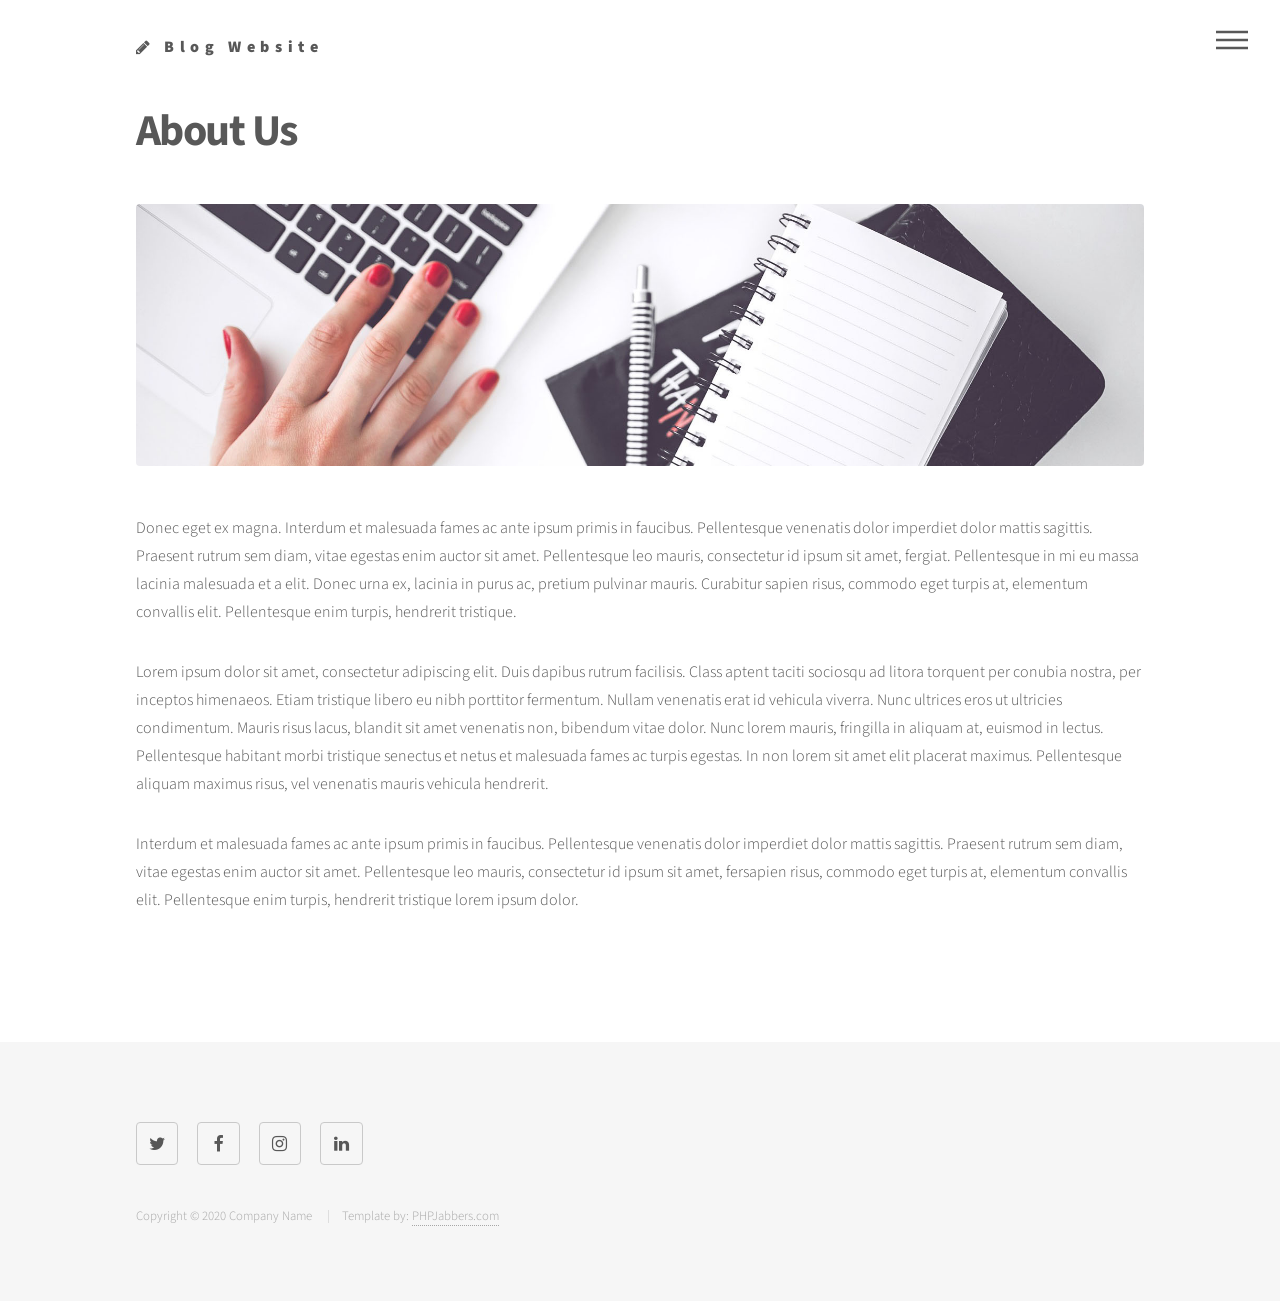
<file: BlogWebApplication.Web/wwwroot/webSite/about.html>
<!DOCTYPE HTML>
<html>
	<head>
		<title>PHPJabbers.com | Free Blog Website Template</title>
		<meta charset="utf-8" />
		<meta name="viewport" content="width=device-width, initial-scale=1, user-scalable=no" />
		<link rel="stylesheet" href="assets/bootstrap/css/bootstrap.min.css" />
		<link rel="stylesheet" href="assets/css/main.css" />
		<noscript><link rel="stylesheet" href="assets/css/noscript.css" /></noscript>
	</head>
	<body class="is-preload">
		<!-- Wrapper -->
			<div id="wrapper">

				<!-- Header -->
				<header id="header">
					<div class="inner">

						<!-- Logo -->
							<a href="index.html" class="logo">
								<span class="fa fa-pencil"></span> <span class="title">Blog Website</span>
							</a>

						<!-- Nav -->
							<nav>
								<ul>
									<li><a href="#menu">Menu</a></li>
								</ul>
							</nav>

					</div>
				</header>

			<!-- Menu -->
				<nav id="menu">
					<h2>Menu</h2>
					<ul>
						<li><a href="index.html">Home</a></li>

						<li><a href="blog.html">Blog</a></li>

						<li><a href="about.html" class="active">About</a></li>

						<li><a href="team.html">Authors</a></li>

						<li><a href="contact.html">Contact Us</a></li>
					</ul>
				</nav>

				<!-- Main -->
					<div id="main">
						<div class="inner">
							<h1>About Us</h1>

							<div class="image main">
								<img src="images/banner-image-1-1920x500.jpg" class="img-fluid" alt="" />
							</div>

							<p>Donec eget ex magna. Interdum et malesuada fames ac ante ipsum primis in faucibus. Pellentesque venenatis dolor imperdiet dolor mattis sagittis. Praesent rutrum sem diam, vitae egestas enim auctor sit amet. Pellentesque leo mauris, consectetur id ipsum sit amet, fergiat. Pellentesque in mi eu massa lacinia malesuada et a elit. Donec urna ex, lacinia in purus ac, pretium pulvinar mauris. Curabitur sapien risus, commodo eget turpis at, elementum convallis elit. Pellentesque enim turpis, hendrerit tristique.</p>
							<p>Lorem ipsum dolor sit amet, consectetur adipiscing elit. Duis dapibus rutrum facilisis. Class aptent taciti sociosqu ad litora torquent per conubia nostra, per inceptos himenaeos. Etiam tristique libero eu nibh porttitor fermentum. Nullam venenatis erat id vehicula viverra. Nunc ultrices eros ut ultricies condimentum. Mauris risus lacus, blandit sit amet venenatis non, bibendum vitae dolor. Nunc lorem mauris, fringilla in aliquam at, euismod in lectus. Pellentesque habitant morbi tristique senectus et netus et malesuada fames ac turpis egestas. In non lorem sit amet elit placerat maximus. Pellentesque aliquam maximus risus, vel venenatis mauris vehicula hendrerit.</p>
							<p>Interdum et malesuada fames ac ante ipsum primis in faucibus. Pellentesque venenatis dolor imperdiet dolor mattis sagittis. Praesent rutrum sem diam, vitae egestas enim auctor sit amet. Pellentesque leo mauris, consectetur id ipsum sit amet, fersapien risus, commodo eget turpis at, elementum convallis elit. Pellentesque enim turpis, hendrerit tristique lorem ipsum dolor.</p>
						</div>
					</div>

				<!-- Footer -->
					<footer id="footer">
						<div class="inner">
							<section>
								<ul class="icons">
									<li><a href="#" class="icon style2 fa-twitter"><span class="label">Twitter</span></a></li>
									<li><a href="#" class="icon style2 fa-facebook"><span class="label">Facebook</span></a></li>
									<li><a href="#" class="icon style2 fa-instagram"><span class="label">Instagram</span></a></li>
									<li><a href="#" class="icon style2 fa-linkedin"><span class="label">LinkedIn</span></a></li>
								</ul>

								&nbsp;
							</section>

							<ul class="copyright">
								<li>Copyright © 2020 Company Name </li>
								<li>Template by: <a href="https://www.phpjabbers.com/">PHPJabbers.com</a></li>
							</ul>
						</div>
					</footer>

			</div>

		<!-- Scripts -->
			<script src="assets/js/jquery.min.js"></script>
			<script src="assets/bootstrap/js/bootstrap.bundle.min.js"></script>
			<script src="assets/js/jquery.scrolly.min.js"></script>
			<script src="assets/js/jquery.scrollex.min.js"></script>
			<script src="assets/js/main.js"></script>
	</body>
</html>
</file>
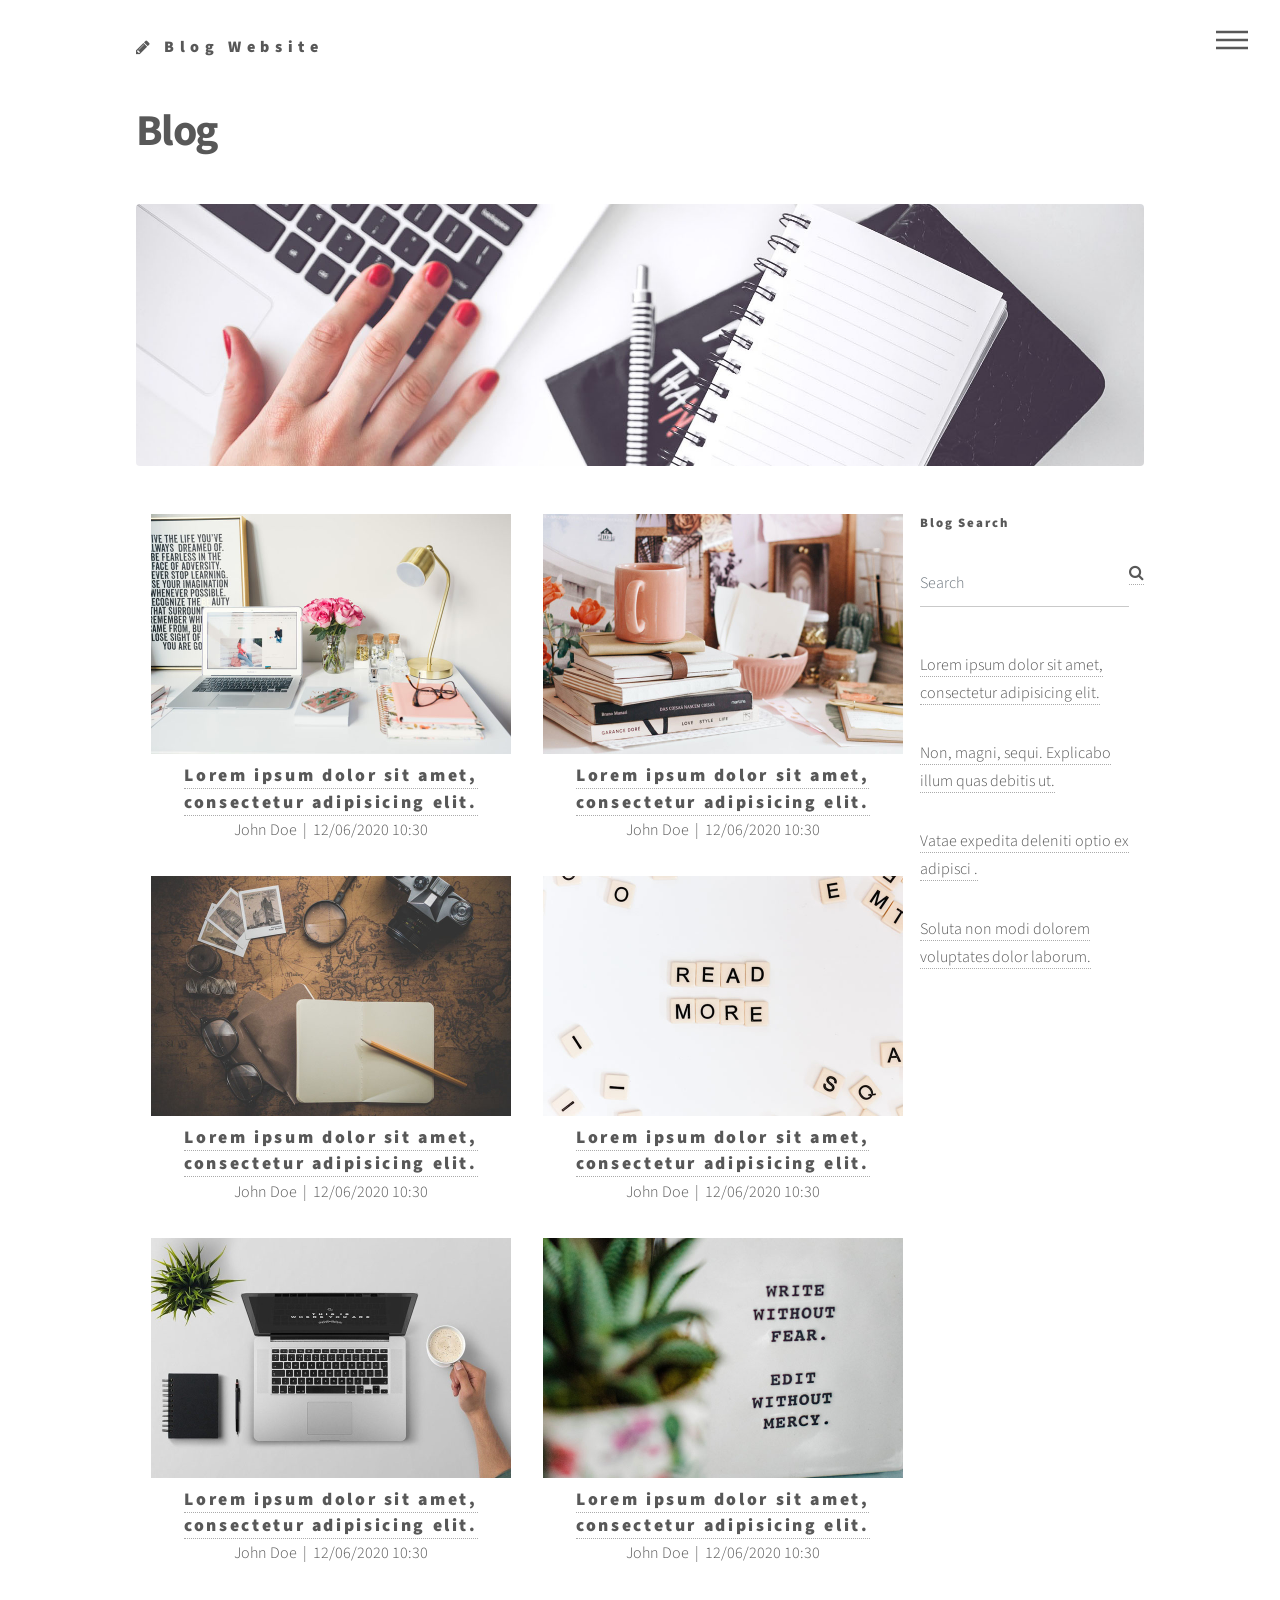
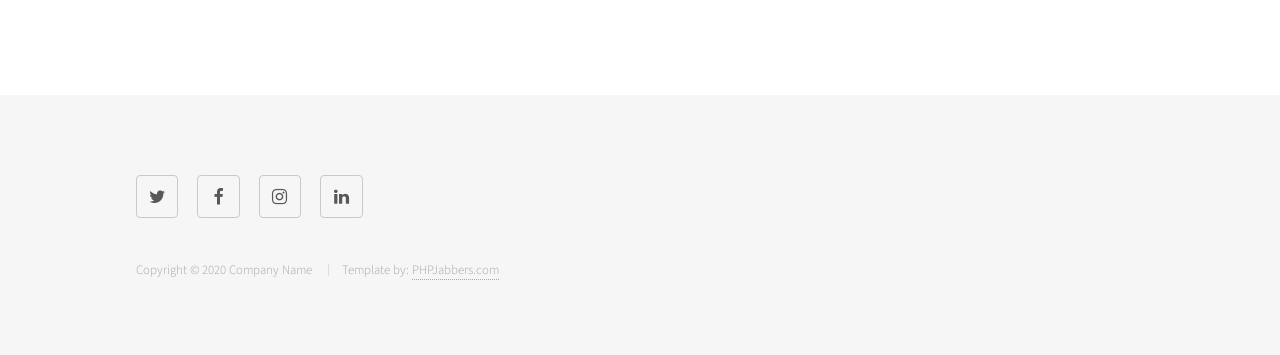
<file: BlogWebApplication.Web/wwwroot/webSite/blog.html>
<!DOCTYPE HTML>
<html>
	<head>
		<title>PHPJabbers.com | Free Blog Website Template</title>
		<meta charset="utf-8" />
		<meta name="viewport" content="width=device-width, initial-scale=1, user-scalable=no" />
		<link rel="stylesheet" href="assets/bootstrap/css/bootstrap.min.css" />
		<link rel="stylesheet" href="assets/css/main.css" />
		<noscript><link rel="stylesheet" href="assets/css/noscript.css" /></noscript>
	</head>
	<body class="is-preload">
		<!-- Wrapper -->
			<div id="wrapper">

				<!-- Header -->
					<header id="header">
						<div class="inner">

							<!-- Logo -->
								<a href="index.html" class="logo">
									<span class="fa fa-pencil"></span> <span class="title">Blog Website</span>
								</a>

							<!-- Nav -->
								<nav>
									<ul>
										<li><a href="#menu">Menu</a></li>
									</ul>
								</nav>

						</div>
					</header>

				<!-- Menu -->
					<nav id="menu">
						<h2>Menu</h2>
						<ul>
							<li><a href="index.html">Home</a></li>

							<li><a href="blog.html" class="active">Blog</a></li>

							<li><a href="about.html">About</a></li>

							<li><a href="team.html">Authors</a></li>

							<li><a href="contact.html">Contact Us</a></li>
						</ul>
					</nav>

				<!-- Main -->
					<div id="main">
						<div class="inner">
							<h1>Blog</h1>

							<div class="image main">
								<img src="images/banner-image-3-1920x500.jpg" class="img-fluid" alt="" />
							</div>
							
							<div class="container-fluid">
								<div class="row">
									<div class="col-9">
										<div class="row">
											<div class="col-sm-6 text-center">
												<img src="images/blog-1-720x480.jpg" class="img-fluid" alt="" />

												<h2 class="m-n"><a href="blog-post.html">Lorem ipsum dolor sit amet, consectetur adipisicing elit.</a></h2>

												<p> John Doe &nbsp;|&nbsp; 12/06/2020 10:30</p>
											</div>

											<div class="col-sm-6 text-center">
												<img src="images/blog-2-720x480.jpg" class="img-fluid" alt="" />

												<h2 class="m-n"><a href="blog-post.html">Lorem ipsum dolor sit amet, consectetur adipisicing elit.</a></h2>

												<p> John Doe &nbsp;|&nbsp; 12/06/2020 10:30</p>
											</div>

											<div class="col-sm-6 text-center">
												<img src="images/blog-3-720x480.jpg" class="img-fluid" alt="" />

												<h2 class="m-n"><a href="blog-post.html">Lorem ipsum dolor sit amet, consectetur adipisicing elit.</a></h2>

												<p> John Doe &nbsp;|&nbsp; 12/06/2020 10:30</p>
											</div>

											<div class="col-sm-6 text-center">
												<img src="images/blog-4-720x480.jpg" class="img-fluid" alt="" />

												<h2 class="m-n"><a href="blog-post.html">Lorem ipsum dolor sit amet, consectetur adipisicing elit.</a></h2>

												<p> John Doe &nbsp;|&nbsp; 12/06/2020 10:30</p>
											</div>

											<div class="col-sm-6 text-center">
												<img src="images/blog-5-720x480.jpg" class="img-fluid" alt="" />

												<h2 class="m-n"><a href="blog-post.html">Lorem ipsum dolor sit amet, consectetur adipisicing elit.</a></h2>

												<p> John Doe &nbsp;|&nbsp; 12/06/2020 10:30</p>
											</div>

											<div class="col-sm-6 text-center">
												<img src="images/blog-6-720x480.jpg" class="img-fluid" alt="" />

												<h2 class="m-n"><a href="blog-post.html">Lorem ipsum dolor sit amet, consectetur adipisicing elit.</a></h2>

												<p> John Doe &nbsp;|&nbsp; 12/06/2020 10:30</p>
											</div>
										</div>
									</div>

									<div class="col-3">
										<div class="form-group">
				                            <h4>Blog Search</h4>
				                        </div>

										<div class="form-group">
				                            <div class="input-group">
				                                <input type="text" class="form-control" placeholder="Search" aria-label="Search" aria-describedby="basic-addon2">

				                                <span class="input-group-addon"><a href="#"><i class="fa fa-search"></i></a></span>
				                            </div>
				                        </div>

				                        <br>

				                        <p><a href="#">Lorem ipsum dolor sit amet, consectetur adipisicing elit.</a></p>

				                        <p><a href="#">Non, magni, sequi. Explicabo illum quas debitis ut.</a></p>

				                        <p><a href="#">Vatae expedita deleniti optio ex adipisci . </a></p>

				                        <p><a href="#">Soluta non modi dolorem voluptates dolor laborum.</a></p>
									</div>
								</div>
							</div>
						</div>
					</div>

				<!-- Footer -->
					<footer id="footer">
						<div class="inner">
							<section>
								<ul class="icons">
									<li><a href="#" class="icon style2 fa-twitter"><span class="label">Twitter</span></a></li>
									<li><a href="#" class="icon style2 fa-facebook"><span class="label">Facebook</span></a></li>
									<li><a href="#" class="icon style2 fa-instagram"><span class="label">Instagram</span></a></li>
									<li><a href="#" class="icon style2 fa-linkedin"><span class="label">LinkedIn</span></a></li>
								</ul>

								&nbsp;
							</section>

							<ul class="copyright">
								<li>Copyright © 2020 Company Name </li>
								<li>Template by: <a href="https://www.phpjabbers.com/">PHPJabbers.com</a></li>
							</ul>
						</div>
					</footer>

			</div>

		<!-- Scripts -->
			<script src="assets/js/jquery.min.js"></script>
			<script src="assets/bootstrap/js/bootstrap.bundle.min.js"></script>
			<script src="assets/js/jquery.scrolly.min.js"></script>
			<script src="assets/js/jquery.scrollex.min.js"></script>
			<script src="assets/js/main.js"></script>

	</body>
</html>
</file>
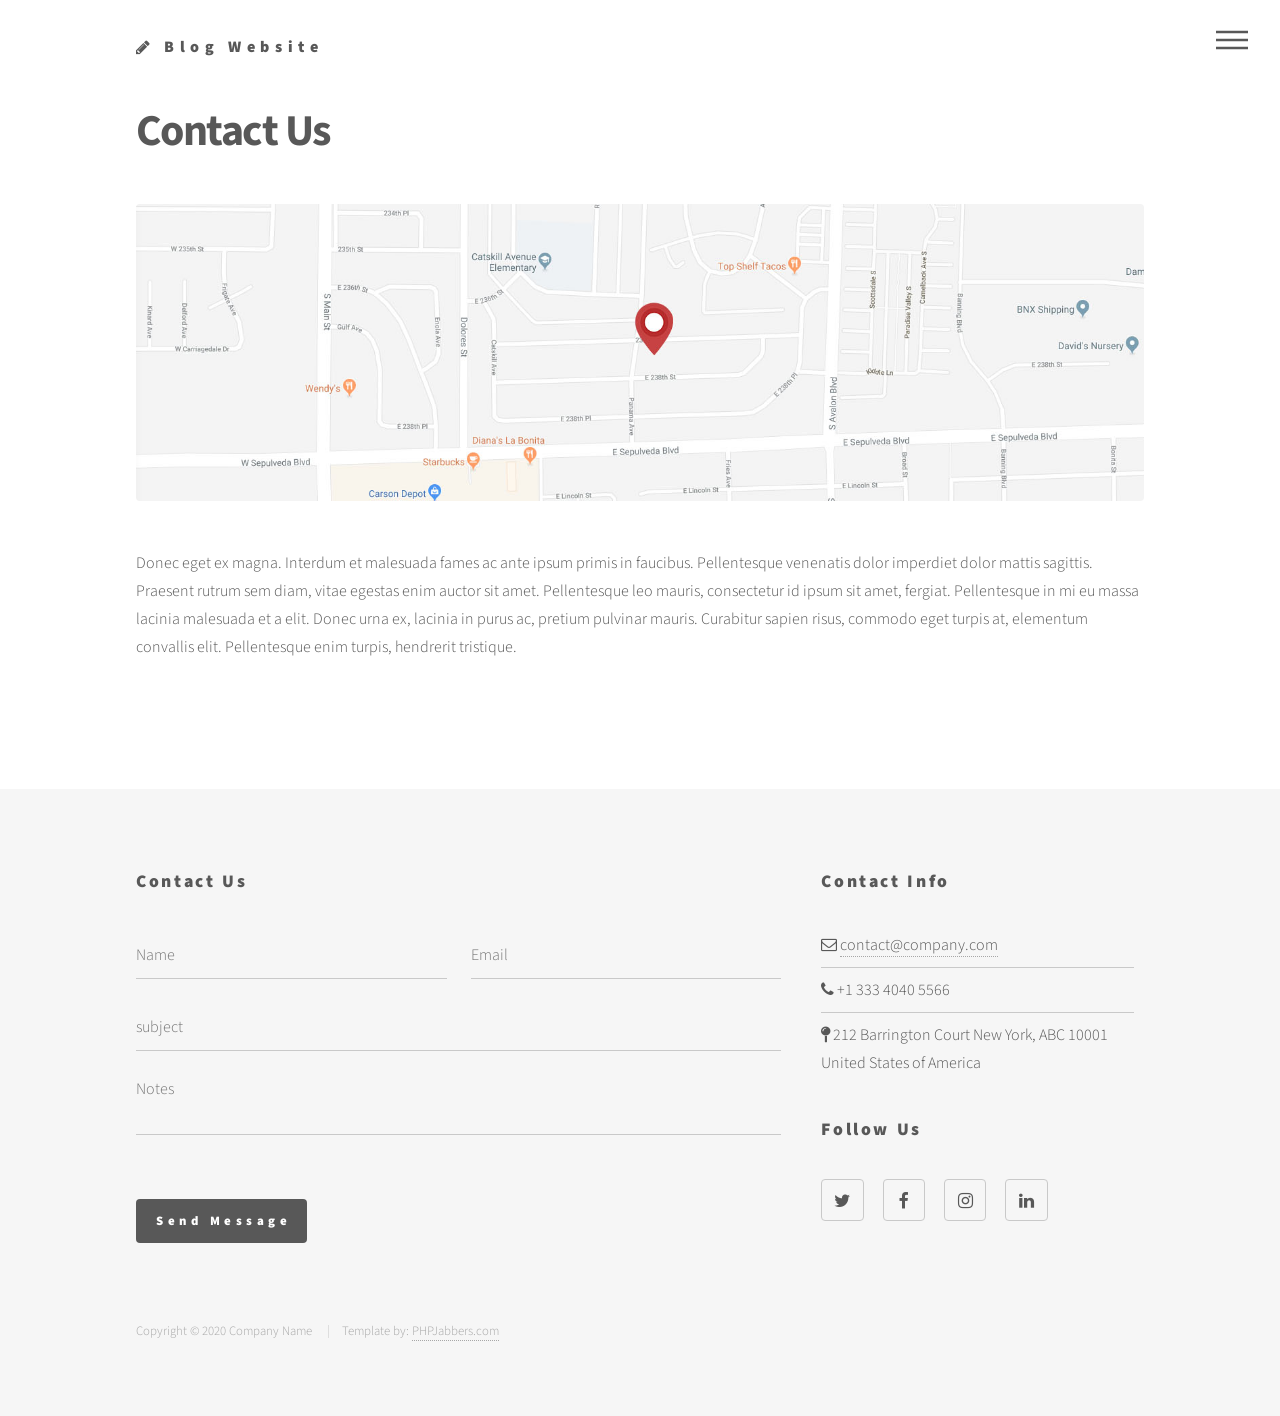
<file: BlogWebApplication.Web/wwwroot/webSite/contact.html>
<!DOCTYPE HTML>
<html>
	<head>
		<title>PHPJabbers.com | Free Blog Website Template</title>
		<meta charset="utf-8" />
		<meta name="viewport" content="width=device-width, initial-scale=1, user-scalable=no" />
		<link rel="stylesheet" href="assets/bootstrap/css/bootstrap.min.css" />
		<link rel="stylesheet" href="assets/css/main.css" />
		<noscript><link rel="stylesheet" href="assets/css/noscript.css" /></noscript>
	</head>
	<body class="is-preload">
		<!-- Wrapper -->
			<div id="wrapper">

				<!-- Header -->
					<header id="header">
						<div class="inner">

							<!-- Logo -->
								<a href="index.html" class="logo">
									<span class="fa fa-pencil"></span> <span class="title">Blog Website</span>
								</a>

							<!-- Nav -->
								<nav>
									<ul>
										<li><a href="#menu">Menu</a></li>
									</ul>
								</nav>

						</div>
					</header>

				<!-- Menu -->
					<nav id="menu">
						<h2>Menu</h2>
						<ul>
							<li><a href="index.html">Home</a></li>

							<li><a href="blog.html">Blog</a></li>

							<li><a href="about.html">About</a></li>

							<li><a href="team.html">Authors</a></li>

							<li><a href="contact.html" class="active">Contact Us</a></li>
						</ul>
					</nav>

				<!-- Main -->
					<div id="main">
						<div class="inner">
							<h1>Contact Us</h1>
							<span class="image main"><img src="images/map.jpg" alt="" /></span>
							<p>Donec eget ex magna. Interdum et malesuada fames ac ante ipsum primis in faucibus. Pellentesque venenatis dolor imperdiet dolor mattis sagittis. Praesent rutrum sem diam, vitae egestas enim auctor sit amet. Pellentesque leo mauris, consectetur id ipsum sit amet, fergiat. Pellentesque in mi eu massa lacinia malesuada et a elit. Donec urna ex, lacinia in purus ac, pretium pulvinar mauris. Curabitur sapien risus, commodo eget turpis at, elementum convallis elit. Pellentesque enim turpis, hendrerit tristique.</p>
						</div>
					</div>

				<!-- Footer -->
					<footer id="footer">
						<div class="inner">
							<section>
								<h2>Contact Us</h2>
								<form method="post" action="#">
									<div class="fields">
										<div class="field half">
											<input type="text" name="name" id="name" placeholder="Name" />
										</div>

										<div class="field half">
											<input type="text" name="email" id="email" placeholder="Email" />
										</div>

										<div class="field">
											<input type="text" name="subject" id="subject" placeholder="subject" />
										</div>

										<div class="field">
											<textarea name="message" id="message" rows="3" placeholder="Notes"></textarea>
										</div>

										<div class="field text-right">
											<label>&nbsp;</label>

											<ul class="actions">
												<li><input type="submit" value="Send Message" class="primary" /></li>
											</ul>
										</div>
									</div>
								</form>
							</section>
							<section>
								<h2>Contact Info</h2>

								<ul class="alt">
									<li><span class="fa fa-envelope-o"></span> <a href="#">contact@company.com</a></li>
									<li><span class="fa fa-phone"></span> +1 333 4040 5566 </li>
									<li><span class="fa fa-map-pin"></span> 212 Barrington Court New York, ABC 10001 United States of America</li>
								</ul>

								<h2>Follow Us</h2>

								<ul class="icons">
									<li><a href="#" class="icon style2 fa-twitter"><span class="label">Twitter</span></a></li>
									<li><a href="#" class="icon style2 fa-facebook"><span class="label">Facebook</span></a></li>
									<li><a href="#" class="icon style2 fa-instagram"><span class="label">Instagram</span></a></li>
									<li><a href="#" class="icon style2 fa-linkedin"><span class="label">LinkedIn</span></a></li>
								</ul>
							</section>

							<ul class="copyright">
								<li>Copyright © 2020 Company Name </li>
								<li>Template by: <a href="https://www.phpjabbers.com/">PHPJabbers.com</a></li>
							</ul>
						</div>
					</footer>

			</div>

		<!-- Scripts -->
			<script src="assets/js/jquery.min.js"></script>
			<script src="assets/bootstrap/js/bootstrap.bundle.min.js"></script>
			<script src="assets/js/jquery.scrolly.min.js"></script>
			<script src="assets/js/jquery.scrollex.min.js"></script>
			<script src="assets/js/main.js"></script>

	</body>
</html>
</file>
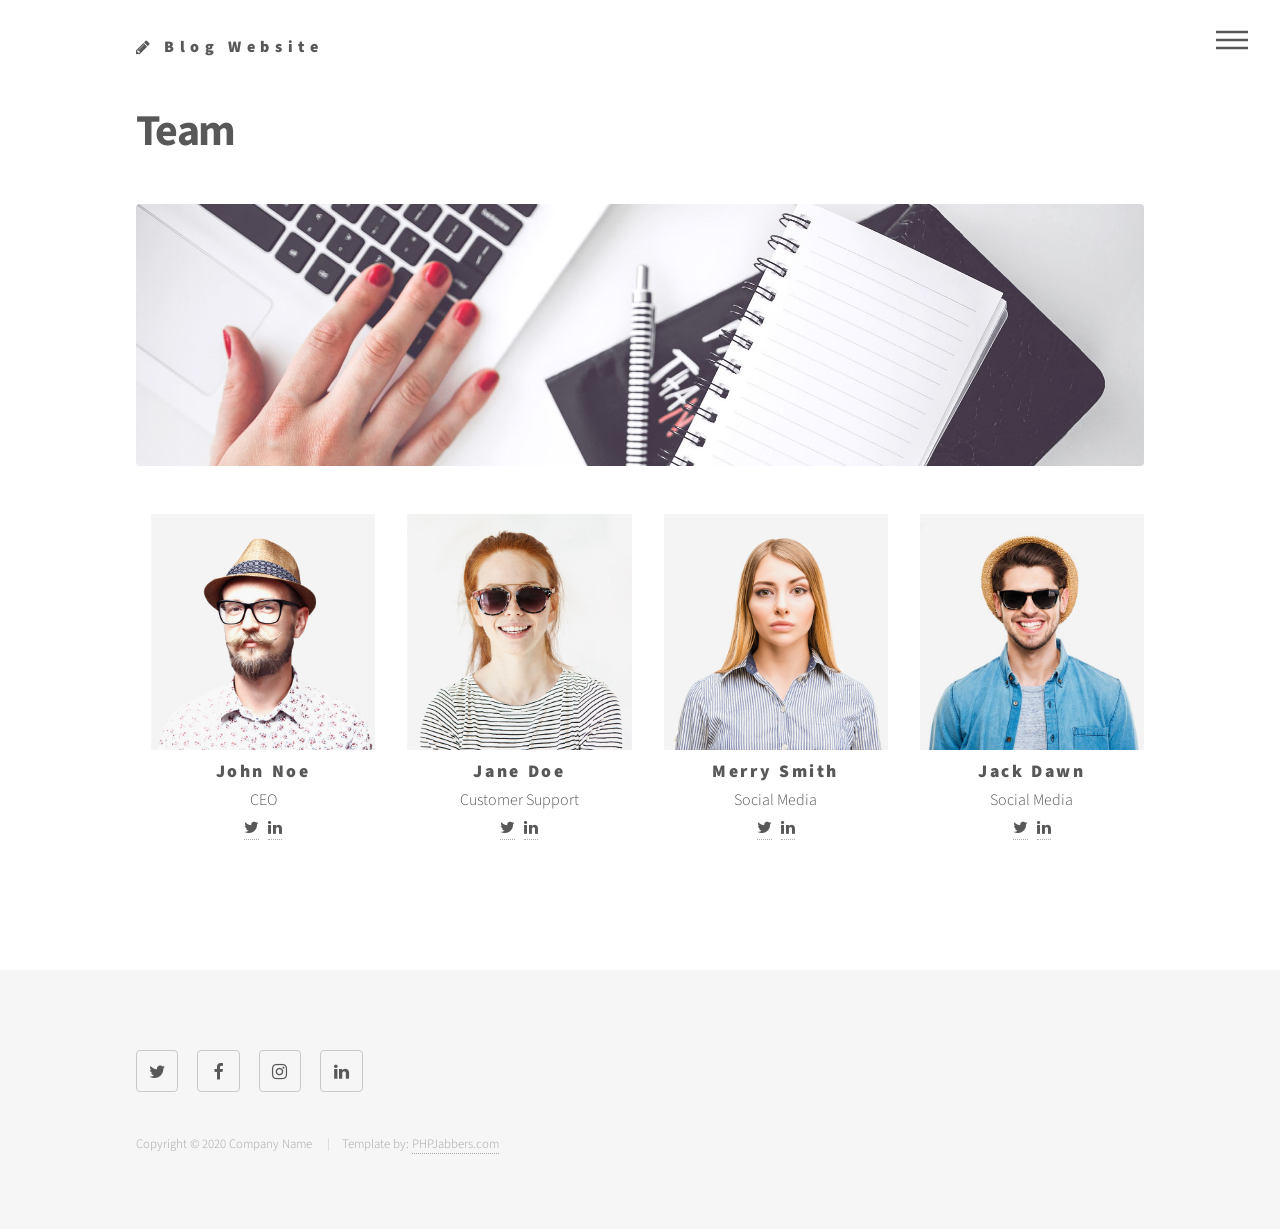
<file: BlogWebApplication.Web/wwwroot/webSite/team.html>
<!DOCTYPE HTML>
<html>
	<head>
		<title>PHPJabbers.com | Free Blog Website Template</title>
		<meta charset="utf-8" />
		<meta name="viewport" content="width=device-width, initial-scale=1, user-scalable=no" />
		<link rel="stylesheet" href="assets/bootstrap/css/bootstrap.min.css" />
		<link rel="stylesheet" href="assets/css/main.css" />
		<noscript><link rel="stylesheet" href="assets/css/noscript.css" /></noscript>
	</head>
	<body class="is-preload">
		<!-- Wrapper -->
			<div id="wrapper">

				<!-- Header -->
				<header id="header">
					<div class="inner">

						<!-- Logo -->
							<a href="index.html" class="logo">
								<span class="fa fa-pencil"></span> <span class="title">Blog Website</span>
							</a>

						<!-- Nav -->
							<nav>
								<ul>
									<li><a href="#menu">Menu</a></li>
								</ul>
							</nav>

					</div>
				</header>

			<!-- Menu -->
				<nav id="menu">
					<h2>Menu</h2>
					<ul>
						<li><a href="index.html">Home</a></li>

						<li><a href="blog.html">Blog</a></li>

						<li><a href="about.html">About</a></li>

						<li><a href="team.html" class="active">Authors</a></li>

						<li><a href="contact.html">Contact Us</a></li>
					</ul>
				</nav>

				<!-- Main -->
					<div id="main">
						<div class="inner">
							<h1>Team</h1>

							<div class="image main">
								<img src="images/banner-image-2-1920x500.jpg" class="img-fluid" alt="" />
							</div>

							<div class="container">
								<div class="row">
									<div class="col-sm-3 text-center">
										<img src="images/author-image-1-646x680.jpg" class="img-fluid" alt="" />

										<h2 class="m-n">John Noe</h2>

										<p>
											CEO <br>

											<a href="#"><i class="fa fa-twitter"></i></a> &nbsp;
											<a href="#"><i class="fa fa-linkedin"></i></a>
										</p>
									</div>

									<div class="col-sm-3 text-center">
										<img src="images/author-image-2-646x680.jpg" class="img-fluid" alt="" />

										<h2 class="m-n">Jane Doe</h2>

										<p>
											Customer Support <br>

											<a href="#"><i class="fa fa-twitter"></i></a> &nbsp;
											<a href="#"><i class="fa fa-linkedin"></i></a>
										</p>
									</div>

									<div class="col-sm-3 text-center">
										<img src="images/author-image-3-646x680.jpg" class="img-fluid" alt="" />

										<h2 class="m-n">Merry Smith</h2>

										<p>
											Social Media <br>

											<a href="#"><i class="fa fa-twitter"></i></a> &nbsp;
											<a href="#"><i class="fa fa-linkedin"></i></a>
										</p>
									</div>

									<div class="col-sm-3 text-center">
										<img src="images/author-image-4-646x680.jpg" class="img-fluid" alt="" />

										<h2 class="m-n">Jack Dawn</h2>

										<p>
											Social Media <br>

											<a href="#"><i class="fa fa-twitter"></i></a> &nbsp;
											<a href="#"><i class="fa fa-linkedin"></i></a>
										</p>
									</div>
								</div>
							</div>
						</div>
					</div>

				<!-- Footer -->
					<footer id="footer">
						<div class="inner">
							<section>
								<ul class="icons">
									<li><a href="#" class="icon style2 fa-twitter"><span class="label">Twitter</span></a></li>
									<li><a href="#" class="icon style2 fa-facebook"><span class="label">Facebook</span></a></li>
									<li><a href="#" class="icon style2 fa-instagram"><span class="label">Instagram</span></a></li>
									<li><a href="#" class="icon style2 fa-linkedin"><span class="label">LinkedIn</span></a></li>
								</ul>

								&nbsp;
							</section>

							<ul class="copyright">
								<li>Copyright © 2020 Company Name </li>
								<li>Template by: <a href="https://www.phpjabbers.com/">PHPJabbers.com</a></li>
							</ul>
						</div>
					</footer>

			</div>

		<!-- Scripts -->
			<script src="assets/js/jquery.min.js"></script>
			<script src="assets/bootstrap/js/bootstrap.bundle.min.js"></script>
			<script src="assets/js/jquery.scrolly.min.js"></script>
			<script src="assets/js/jquery.scrollex.min.js"></script>
			<script src="assets/js/main.js"></script>
	</body>
</html>
</file>
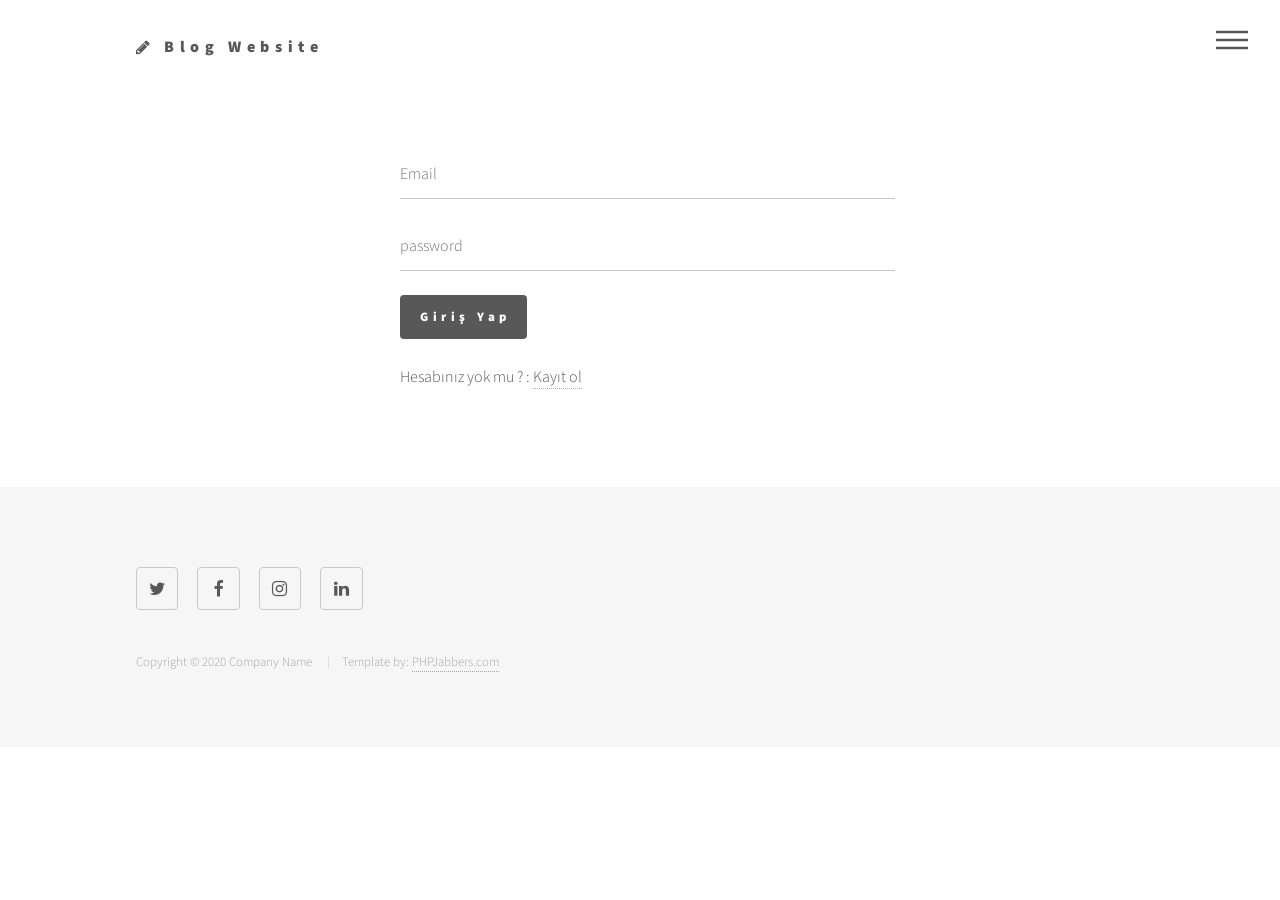
<file: BlogWebApplication.Web/wwwroot/webSite/team2.html>
<!DOCTYPE HTML>
<html>
	<head>
		<title>PHPJabbers.com | Free Blog Website Template</title>
		<meta charset="utf-8" />
		<meta name="viewport" content="width=device-width, initial-scale=1, user-scalable=no" />
		<link rel="stylesheet" href="assets/bootstrap/css/bootstrap.min.css" />
		<link rel="stylesheet" href="assets/css/main.css" />
		<noscript><link rel="stylesheet" href="assets/css/noscript.css" /></noscript>
	</head>
	<body class="is-preload">
		<!-- Wrapper -->
			<div id="wrapper">

				<!-- Header -->
				<header id="header">
					<div class="inner">

						<!-- Logo -->
							<a href="index.html" class="logo">
								<span class="fa fa-pencil"></span> <span class="title">Blog Website</span>
							</a>

						<!-- Nav -->
							<nav>
								<ul>
									<li><a href="#menu">Menu</a></li>
								</ul>
							</nav>

					</div>
				</header>

			<!-- Menu -->
				<nav id="menu">
					<h2>Menu</h2>
					<ul>
						<li><a href="index.html">Home</a></li>

						<li><a href="blog.html">Blog</a></li>

						<li><a href="about.html">About</a></li>

						<li><a href="team.html" class="active">Authors</a></li>

						<li><a href="contact.html">Contact Us</a></li>
					</ul>
				</nav>

				<!-- Main -->
					<div id="main mt-5">
						<div class="inner">
							<div class="row">
								
							<div class="col-md-3"></div>
							<div class="col-md-6 mt-5">
								<form method="post" action="#">
									<div class="fields">
	
										<div class="field ">
											<input type="text" name="email" id="email" placeholder="Email" />
										</div>
	
										<div class="field">
											<input type="password" name="subject" id="subject" placeholder="password" />
										</div>

	
										<div class="field ">

										  <input type="submit" value="Giriş Yap" class="primary" />

										</div>
										<br/>
										<ul class="copyright mt-4">
											<li>Hesabınız yok mu ? : <a href="https://www.phpjabbers.com/">Kayıt ol</a></li>
										</ul>
									</div>
								
								</form>
							</div>
							<div class="col-md-3"></div>
						</div>
						</div>
					</div>

				<!-- Footer -->
					<footer id="footer">
						<div class="inner">
							<section>
								<ul class="icons">
									<li><a href="#" class="icon style2 fa-twitter"><span class="label">Twitter</span></a></li>
									<li><a href="#" class="icon style2 fa-facebook"><span class="label">Facebook</span></a></li>
									<li><a href="#" class="icon style2 fa-instagram"><span class="label">Instagram</span></a></li>
									<li><a href="#" class="icon style2 fa-linkedin"><span class="label">LinkedIn</span></a></li>
								</ul>

								&nbsp;
							</section>

							<ul class="copyright">
								<li>Copyright © 2020 Company Name </li>
								<li>Template by: <a href="https://www.phpjabbers.com/">PHPJabbers.com</a></li>
							</ul>
						</div>
					</footer>

			</div>

		<!-- Scripts -->
			<script src="assets/js/jquery.min.js"></script>
			<script src="assets/bootstrap/js/bootstrap.bundle.min.js"></script>
			<script src="assets/js/jquery.scrolly.min.js"></script>
			<script src="assets/js/jquery.scrollex.min.js"></script>
			<script src="assets/js/main.js"></script>
	</body>
</html>
</file>
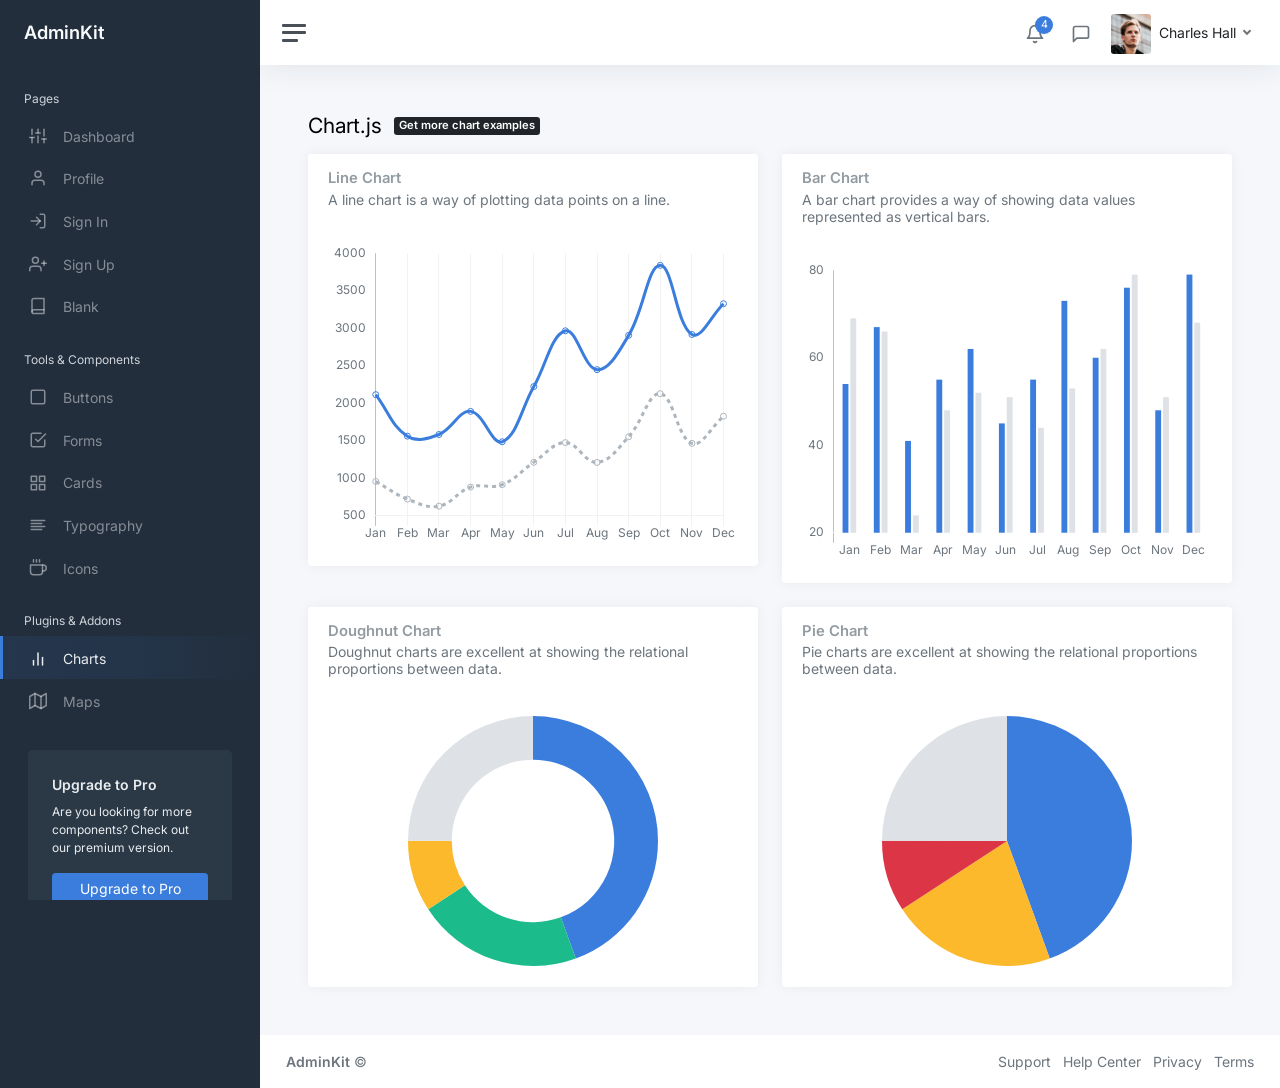
<file: BlogWebApplication.Web/wwwroot/adminkit/static/charts-chartjs.html>
<!DOCTYPE html>
<html lang="en">

<head>
	<meta charset="utf-8">
	<meta http-equiv="X-UA-Compatible" content="IE=edge">
	<meta name="viewport" content="width=device-width, initial-scale=1, shrink-to-fit=no">
	<meta name="description" content="Responsive Admin &amp; Dashboard Template based on Bootstrap 5">
	<meta name="author" content="AdminKit">
	<meta name="keywords" content="adminkit, bootstrap, bootstrap 5, admin, dashboard, template, responsive, css, sass, html, theme, front-end, ui kit, web">

	<link rel="preconnect" href="https://fonts.gstatic.com">
	<link rel="shortcut icon" href="img/icons/icon-48x48.png" />

	<link rel="canonical" href="https://demo-basic.adminkit.io/charts-chartjs.html" />

	<title>Chart.js | AdminKit Demo</title>

	<link href="css/app.css" rel="stylesheet">
	<link href="https://fonts.googleapis.com/css2?family=Inter:wght@300;400;600&display=swap" rel="stylesheet">
</head>

<body>
	<div class="wrapper">
		<nav id="sidebar" class="sidebar js-sidebar">
			<div class="sidebar-content js-simplebar">
				<a class="sidebar-brand" href="index.html">
          <span class="align-middle">AdminKit</span>
        </a>

				<ul class="sidebar-nav">
					<li class="sidebar-header">
						Pages
					</li>

					<li class="sidebar-item">
						<a class="sidebar-link" href="index.html">
              <i class="align-middle" data-feather="sliders"></i> <span class="align-middle">Dashboard</span>
            </a>
					</li>

					<li class="sidebar-item">
						<a class="sidebar-link" href="pages-profile.html">
              <i class="align-middle" data-feather="user"></i> <span class="align-middle">Profile</span>
            </a>
					</li>

					<li class="sidebar-item">
						<a class="sidebar-link" href="pages-sign-in.html">
              <i class="align-middle" data-feather="log-in"></i> <span class="align-middle">Sign In</span>
            </a>
					</li>

					<li class="sidebar-item">
						<a class="sidebar-link" href="pages-sign-up.html">
              <i class="align-middle" data-feather="user-plus"></i> <span class="align-middle">Sign Up</span>
            </a>
					</li>

					<li class="sidebar-item">
						<a class="sidebar-link" href="pages-blank.html">
              <i class="align-middle" data-feather="book"></i> <span class="align-middle">Blank</span>
            </a>
					</li>

					<li class="sidebar-header">
						Tools & Components
					</li>

					<li class="sidebar-item">
						<a class="sidebar-link" href="ui-buttons.html">
              <i class="align-middle" data-feather="square"></i> <span class="align-middle">Buttons</span>
            </a>
					</li>

					<li class="sidebar-item">
						<a class="sidebar-link" href="ui-forms.html">
              <i class="align-middle" data-feather="check-square"></i> <span class="align-middle">Forms</span>
            </a>
					</li>

					<li class="sidebar-item">
						<a class="sidebar-link" href="ui-cards.html">
              <i class="align-middle" data-feather="grid"></i> <span class="align-middle">Cards</span>
            </a>
					</li>

					<li class="sidebar-item">
						<a class="sidebar-link" href="ui-typography.html">
              <i class="align-middle" data-feather="align-left"></i> <span class="align-middle">Typography</span>
            </a>
					</li>

					<li class="sidebar-item">
						<a class="sidebar-link" href="icons-feather.html">
              <i class="align-middle" data-feather="coffee"></i> <span class="align-middle">Icons</span>
            </a>
					</li>

					<li class="sidebar-header">
						Plugins & Addons
					</li>

					<li class="sidebar-item active">
						<a class="sidebar-link" href="charts-chartjs.html">
              <i class="align-middle" data-feather="bar-chart-2"></i> <span class="align-middle">Charts</span>
            </a>
					</li>

					<li class="sidebar-item">
						<a class="sidebar-link" href="maps-google.html">
              <i class="align-middle" data-feather="map"></i> <span class="align-middle">Maps</span>
            </a>
					</li>
				</ul>

				<div class="sidebar-cta">
					<div class="sidebar-cta-content">
						<strong class="d-inline-block mb-2">Upgrade to Pro</strong>
						<div class="mb-3 text-sm">
							Are you looking for more components? Check out our premium version.
						</div>
						<div class="d-grid">
							<a href="upgrade-to-pro.html" class="btn btn-primary">Upgrade to Pro</a>
						</div>
					</div>
				</div>
			</div>
		</nav>

		<div class="main">
			<nav class="navbar navbar-expand navbar-light navbar-bg">
				<a class="sidebar-toggle js-sidebar-toggle">
          <i class="hamburger align-self-center"></i>
        </a>

				<div class="navbar-collapse collapse">
					<ul class="navbar-nav navbar-align">
						<li class="nav-item dropdown">
							<a class="nav-icon dropdown-toggle" href="#" id="alertsDropdown" data-bs-toggle="dropdown">
								<div class="position-relative">
									<i class="align-middle" data-feather="bell"></i>
									<span class="indicator">4</span>
								</div>
							</a>
							<div class="dropdown-menu dropdown-menu-lg dropdown-menu-end py-0" aria-labelledby="alertsDropdown">
								<div class="dropdown-menu-header">
									4 New Notifications
								</div>
								<div class="list-group">
									<a href="#" class="list-group-item">
										<div class="row g-0 align-items-center">
											<div class="col-2">
												<i class="text-danger" data-feather="alert-circle"></i>
											</div>
											<div class="col-10">
												<div class="text-dark">Update completed</div>
												<div class="text-muted small mt-1">Restart server 12 to complete the update.</div>
												<div class="text-muted small mt-1">30m ago</div>
											</div>
										</div>
									</a>
									<a href="#" class="list-group-item">
										<div class="row g-0 align-items-center">
											<div class="col-2">
												<i class="text-warning" data-feather="bell"></i>
											</div>
											<div class="col-10">
												<div class="text-dark">Lorem ipsum</div>
												<div class="text-muted small mt-1">Aliquam ex eros, imperdiet vulputate hendrerit et.</div>
												<div class="text-muted small mt-1">2h ago</div>
											</div>
										</div>
									</a>
									<a href="#" class="list-group-item">
										<div class="row g-0 align-items-center">
											<div class="col-2">
												<i class="text-primary" data-feather="home"></i>
											</div>
											<div class="col-10">
												<div class="text-dark">Login from 192.186.1.8</div>
												<div class="text-muted small mt-1">5h ago</div>
											</div>
										</div>
									</a>
									<a href="#" class="list-group-item">
										<div class="row g-0 align-items-center">
											<div class="col-2">
												<i class="text-success" data-feather="user-plus"></i>
											</div>
											<div class="col-10">
												<div class="text-dark">New connection</div>
												<div class="text-muted small mt-1">Christina accepted your request.</div>
												<div class="text-muted small mt-1">14h ago</div>
											</div>
										</div>
									</a>
								</div>
								<div class="dropdown-menu-footer">
									<a href="#" class="text-muted">Show all notifications</a>
								</div>
							</div>
						</li>
						<li class="nav-item dropdown">
							<a class="nav-icon dropdown-toggle" href="#" id="messagesDropdown" data-bs-toggle="dropdown">
								<div class="position-relative">
									<i class="align-middle" data-feather="message-square"></i>
								</div>
							</a>
							<div class="dropdown-menu dropdown-menu-lg dropdown-menu-end py-0" aria-labelledby="messagesDropdown">
								<div class="dropdown-menu-header">
									<div class="position-relative">
										4 New Messages
									</div>
								</div>
								<div class="list-group">
									<a href="#" class="list-group-item">
										<div class="row g-0 align-items-center">
											<div class="col-2">
												<img src="img/avatars/avatar-5.jpg" class="avatar img-fluid rounded-circle" alt="Vanessa Tucker">
											</div>
											<div class="col-10 ps-2">
												<div class="text-dark">Vanessa Tucker</div>
												<div class="text-muted small mt-1">Nam pretium turpis et arcu. Duis arcu tortor.</div>
												<div class="text-muted small mt-1">15m ago</div>
											</div>
										</div>
									</a>
									<a href="#" class="list-group-item">
										<div class="row g-0 align-items-center">
											<div class="col-2">
												<img src="img/avatars/avatar-2.jpg" class="avatar img-fluid rounded-circle" alt="William Harris">
											</div>
											<div class="col-10 ps-2">
												<div class="text-dark">William Harris</div>
												<div class="text-muted small mt-1">Curabitur ligula sapien euismod vitae.</div>
												<div class="text-muted small mt-1">2h ago</div>
											</div>
										</div>
									</a>
									<a href="#" class="list-group-item">
										<div class="row g-0 align-items-center">
											<div class="col-2">
												<img src="img/avatars/avatar-4.jpg" class="avatar img-fluid rounded-circle" alt="Christina Mason">
											</div>
											<div class="col-10 ps-2">
												<div class="text-dark">Christina Mason</div>
												<div class="text-muted small mt-1">Pellentesque auctor neque nec urna.</div>
												<div class="text-muted small mt-1">4h ago</div>
											</div>
										</div>
									</a>
									<a href="#" class="list-group-item">
										<div class="row g-0 align-items-center">
											<div class="col-2">
												<img src="img/avatars/avatar-3.jpg" class="avatar img-fluid rounded-circle" alt="Sharon Lessman">
											</div>
											<div class="col-10 ps-2">
												<div class="text-dark">Sharon Lessman</div>
												<div class="text-muted small mt-1">Aenean tellus metus, bibendum sed, posuere ac, mattis non.</div>
												<div class="text-muted small mt-1">5h ago</div>
											</div>
										</div>
									</a>
								</div>
								<div class="dropdown-menu-footer">
									<a href="#" class="text-muted">Show all messages</a>
								</div>
							</div>
						</li>
						<li class="nav-item dropdown">
							<a class="nav-icon dropdown-toggle d-inline-block d-sm-none" href="#" data-bs-toggle="dropdown">
                <i class="align-middle" data-feather="settings"></i>
              </a>

							<a class="nav-link dropdown-toggle d-none d-sm-inline-block" href="#" data-bs-toggle="dropdown">
                <img src="img/avatars/avatar.jpg" class="avatar img-fluid rounded me-1" alt="Charles Hall" /> <span class="text-dark">Charles Hall</span>
              </a>
							<div class="dropdown-menu dropdown-menu-end">
								<a class="dropdown-item" href="pages-profile.html"><i class="align-middle me-1" data-feather="user"></i> Profile</a>
								<a class="dropdown-item" href="#"><i class="align-middle me-1" data-feather="pie-chart"></i> Analytics</a>
								<div class="dropdown-divider"></div>
								<a class="dropdown-item" href="index.html"><i class="align-middle me-1" data-feather="settings"></i> Settings & Privacy</a>
								<a class="dropdown-item" href="#"><i class="align-middle me-1" data-feather="help-circle"></i> Help Center</a>
								<div class="dropdown-divider"></div>
								<a class="dropdown-item" href="#">Log out</a>
							</div>
						</li>
					</ul>
				</div>
			</nav>

			<main class="content">
				<div class="container-fluid p-0">

					<div class="mb-3">
						<h1 class="h3 d-inline align-middle">Chart.js</h1>
						<a class="badge bg-dark text-white ms-2" href="upgrade-to-pro.html">
      Get more chart examples
  </a>
					</div>
					<div class="row">
						<div class="col-12 col-lg-6">
							<div class="card flex-fill w-100">
								<div class="card-header">
									<h5 class="card-title">Line Chart</h5>
									<h6 class="card-subtitle text-muted">A line chart is a way of plotting data points on a line.</h6>
								</div>
								<div class="card-body">
									<div class="chart">
										<canvas id="chartjs-line"></canvas>
									</div>
								</div>
							</div>
						</div>

						<div class="col-12 col-lg-6">
							<div class="card">
								<div class="card-header">
									<h5 class="card-title">Bar Chart</h5>
									<h6 class="card-subtitle text-muted">A bar chart provides a way of showing data values represented as vertical bars.</h6>
								</div>
								<div class="card-body">
									<div class="chart">
										<canvas id="chartjs-bar"></canvas>
									</div>
								</div>
							</div>
						</div>

						<div class="col-12 col-lg-6">
							<div class="card">
								<div class="card-header">
									<h5 class="card-title">Doughnut Chart</h5>
									<h6 class="card-subtitle text-muted">Doughnut charts are excellent at showing the relational proportions between data.</h6>
								</div>
								<div class="card-body">
									<div class="chart chart-sm">
										<canvas id="chartjs-doughnut"></canvas>
									</div>
								</div>
							</div>
						</div>

						<div class="col-12 col-lg-6">
							<div class="card">
								<div class="card-header">
									<h5 class="card-title">Pie Chart</h5>
									<h6 class="card-subtitle text-muted">Pie charts are excellent at showing the relational proportions between data.</h6>
								</div>
								<div class="card-body">
									<div class="chart chart-sm">
										<canvas id="chartjs-pie"></canvas>
									</div>
								</div>
							</div>
						</div>
					</div>

				</div>
			</main>

			<footer class="footer">
				<div class="container-fluid">
					<div class="row text-muted">
						<div class="col-6 text-start">
							<p class="mb-0">
								<a class="text-muted" href="https://adminkit.io/" target="_blank"><strong>AdminKit</strong></a> &copy;
							</p>
						</div>
						<div class="col-6 text-end">
							<ul class="list-inline">
								<li class="list-inline-item">
									<a class="text-muted" href="https://adminkit.io/" target="_blank">Support</a>
								</li>
								<li class="list-inline-item">
									<a class="text-muted" href="https://adminkit.io/" target="_blank">Help Center</a>
								</li>
								<li class="list-inline-item">
									<a class="text-muted" href="https://adminkit.io/" target="_blank">Privacy</a>
								</li>
								<li class="list-inline-item">
									<a class="text-muted" href="https://adminkit.io/" target="_blank">Terms</a>
								</li>
							</ul>
						</div>
					</div>
				</div>
			</footer>
		</div>
	</div>

	<script src="js/app.js"></script>

	<script>
		document.addEventListener("DOMContentLoaded", function() {
			// Line chart
			new Chart(document.getElementById("chartjs-line"), {
				type: "line",
				data: {
					labels: ["Jan", "Feb", "Mar", "Apr", "May", "Jun", "Jul", "Aug", "Sep", "Oct", "Nov", "Dec"],
					datasets: [{
						label: "Sales ($)",
						fill: true,
						backgroundColor: "transparent",
						borderColor: window.theme.primary,
						data: [2115, 1562, 1584, 1892, 1487, 2223, 2966, 2448, 2905, 3838, 2917, 3327]
					}, {
						label: "Orders",
						fill: true,
						backgroundColor: "transparent",
						borderColor: "#adb5bd",
						borderDash: [4, 4],
						data: [958, 724, 629, 883, 915, 1214, 1476, 1212, 1554, 2128, 1466, 1827]
					}]
				},
				options: {
					maintainAspectRatio: false,
					legend: {
						display: false
					},
					tooltips: {
						intersect: false
					},
					hover: {
						intersect: true
					},
					plugins: {
						filler: {
							propagate: false
						}
					},
					scales: {
						xAxes: [{
							reverse: true,
							gridLines: {
								color: "rgba(0,0,0,0.05)"
							}
						}],
						yAxes: [{
							ticks: {
								stepSize: 500
							},
							display: true,
							borderDash: [5, 5],
							gridLines: {
								color: "rgba(0,0,0,0)",
								fontColor: "#fff"
							}
						}]
					}
				}
			});
		});
	</script>
	<script>
		document.addEventListener("DOMContentLoaded", function() {
			// Bar chart
			new Chart(document.getElementById("chartjs-bar"), {
				type: "bar",
				data: {
					labels: ["Jan", "Feb", "Mar", "Apr", "May", "Jun", "Jul", "Aug", "Sep", "Oct", "Nov", "Dec"],
					datasets: [{
						label: "Last year",
						backgroundColor: window.theme.primary,
						borderColor: window.theme.primary,
						hoverBackgroundColor: window.theme.primary,
						hoverBorderColor: window.theme.primary,
						data: [54, 67, 41, 55, 62, 45, 55, 73, 60, 76, 48, 79],
						barPercentage: .75,
						categoryPercentage: .5
					}, {
						label: "This year",
						backgroundColor: "#dee2e6",
						borderColor: "#dee2e6",
						hoverBackgroundColor: "#dee2e6",
						hoverBorderColor: "#dee2e6",
						data: [69, 66, 24, 48, 52, 51, 44, 53, 62, 79, 51, 68],
						barPercentage: .75,
						categoryPercentage: .5
					}]
				},
				options: {
					maintainAspectRatio: false,
					legend: {
						display: false
					},
					scales: {
						yAxes: [{
							gridLines: {
								display: false
							},
							stacked: false,
							ticks: {
								stepSize: 20
							}
						}],
						xAxes: [{
							stacked: false,
							gridLines: {
								color: "transparent"
							}
						}]
					}
				}
			});
		});
	</script>
	<script>
		document.addEventListener("DOMContentLoaded", function() {
			// Doughnut chart
			new Chart(document.getElementById("chartjs-doughnut"), {
				type: "doughnut",
				data: {
					labels: ["Social", "Search Engines", "Direct", "Other"],
					datasets: [{
						data: [260, 125, 54, 146],
						backgroundColor: [
							window.theme.primary,
							window.theme.success,
							window.theme.warning,
							"#dee2e6"
						],
						borderColor: "transparent"
					}]
				},
				options: {
					maintainAspectRatio: false,
					cutoutPercentage: 65,
					legend: {
						display: false
					}
				}
			});
		});
	</script>
	<script>
		document.addEventListener("DOMContentLoaded", function() {
			// Pie chart
			new Chart(document.getElementById("chartjs-pie"), {
				type: "pie",
				data: {
					labels: ["Social", "Search Engines", "Direct", "Other"],
					datasets: [{
						data: [260, 125, 54, 146],
						backgroundColor: [
							window.theme.primary,
							window.theme.warning,
							window.theme.danger,
							"#dee2e6"
						],
						borderColor: "transparent"
					}]
				},
				options: {
					maintainAspectRatio: false,
					legend: {
						display: false
					}
				}
			});
		});
	</script>
	<script>
		document.addEventListener("DOMContentLoaded", function() {
			// Radar chart
			new Chart(document.getElementById("chartjs-radar"), {
				type: "radar",
				data: {
					labels: ["Speed", "Reliability", "Comfort", "Safety", "Efficiency"],
					datasets: [{
						label: "Model X",
						backgroundColor: "rgba(0, 123, 255, 0.2)",
						borderColor: window.theme.primary,
						pointBackgroundColor: window.theme.primary,
						pointBorderColor: "#fff",
						pointHoverBackgroundColor: "#fff",
						pointHoverBorderColor: window.theme.primary,
						data: [70, 53, 82, 60, 33]
					}, {
						label: "Model S",
						backgroundColor: "rgba(220, 53, 69, 0.2)",
						borderColor: window.theme.danger,
						pointBackgroundColor: window.theme.danger,
						pointBorderColor: "#fff",
						pointHoverBackgroundColor: "#fff",
						pointHoverBorderColor: window.theme.danger,
						data: [35, 38, 65, 85, 84]
					}]
				},
				options: {
					maintainAspectRatio: false
				}
			});
		});
	</script>
	<script>
		document.addEventListener("DOMContentLoaded", function() {
			// Polar Area chart
			new Chart(document.getElementById("chartjs-polar-area"), {
				type: "polarArea",
				data: {
					labels: ["Speed", "Reliability", "Comfort", "Safety", "Efficiency"],
					datasets: [{
						label: "Model S",
						data: [35, 38, 65, 70, 24],
						backgroundColor: [
							window.theme.primary,
							window.theme.success,
							window.theme.danger,
							window.theme.warning,
							window.theme.info
						]
					}]
				},
				options: {
					maintainAspectRatio: false
				}
			});
		});
	</script>

</body>

</html>
</file>
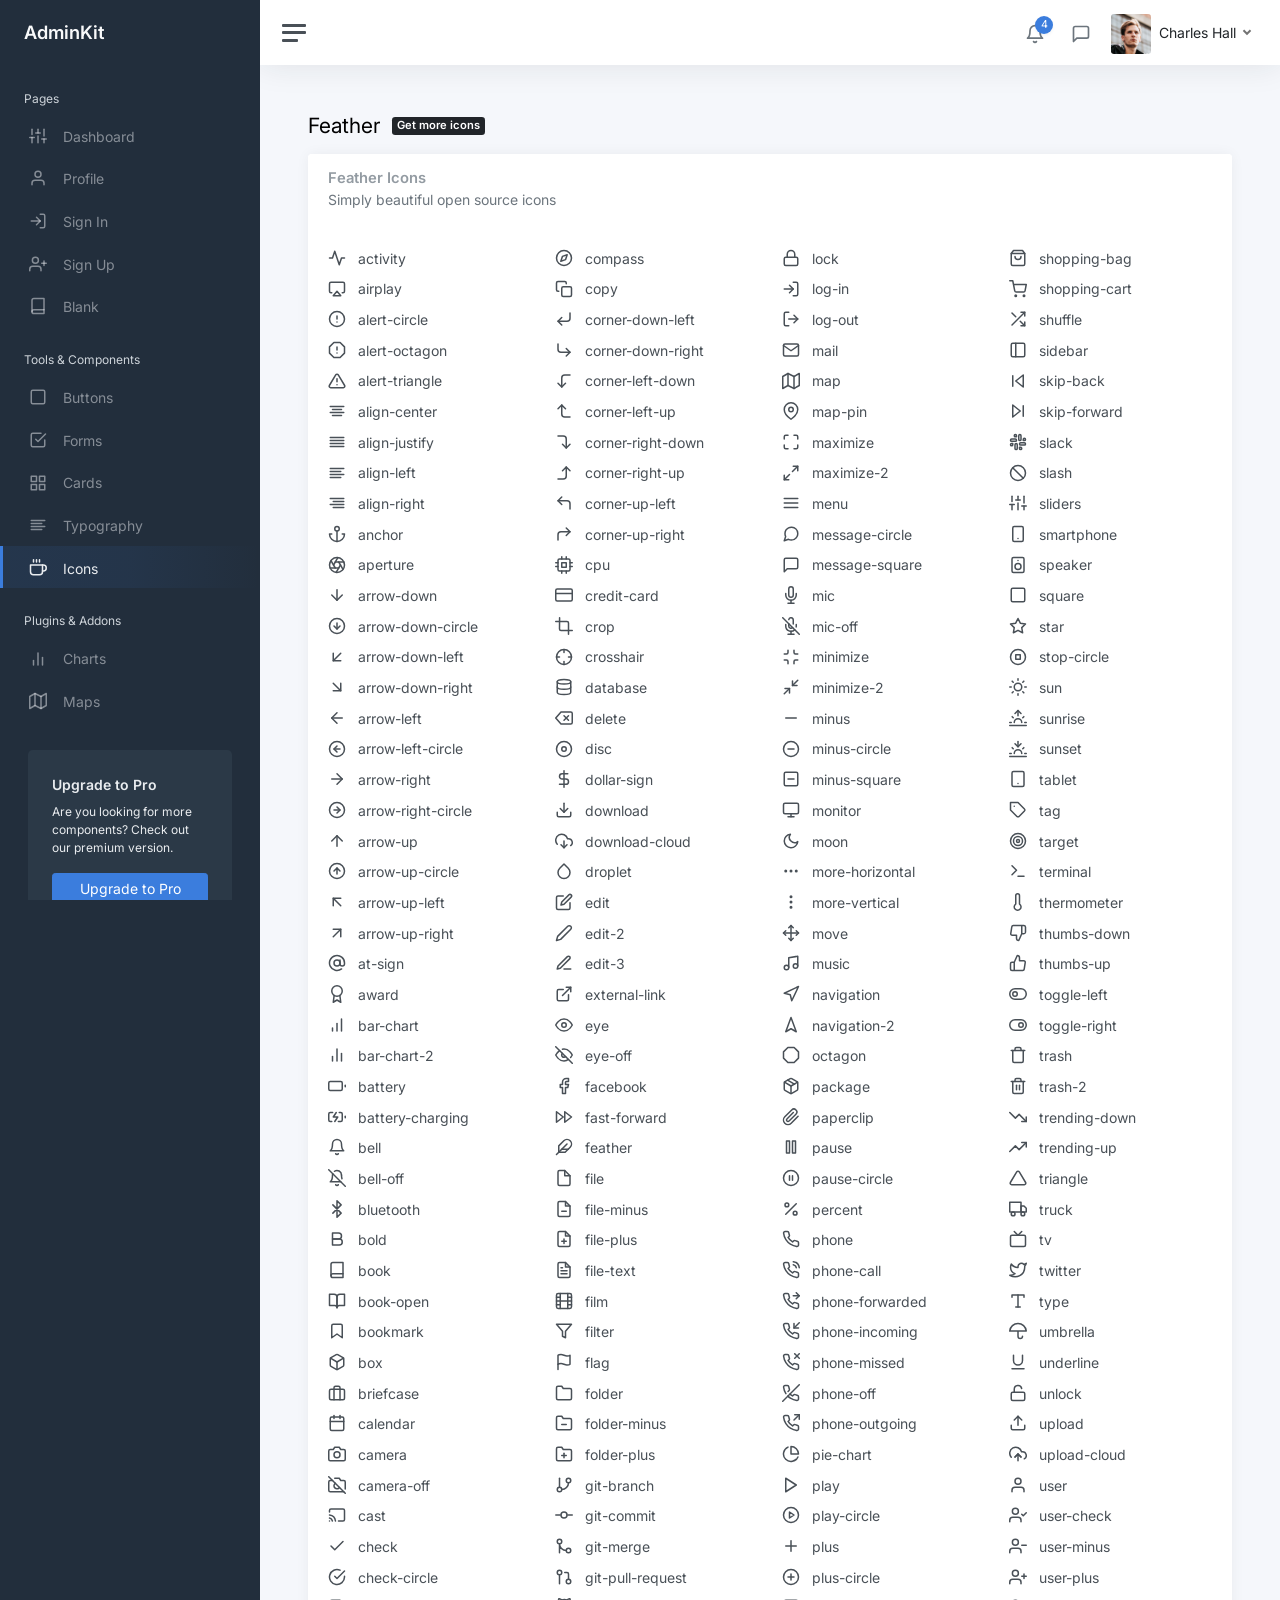
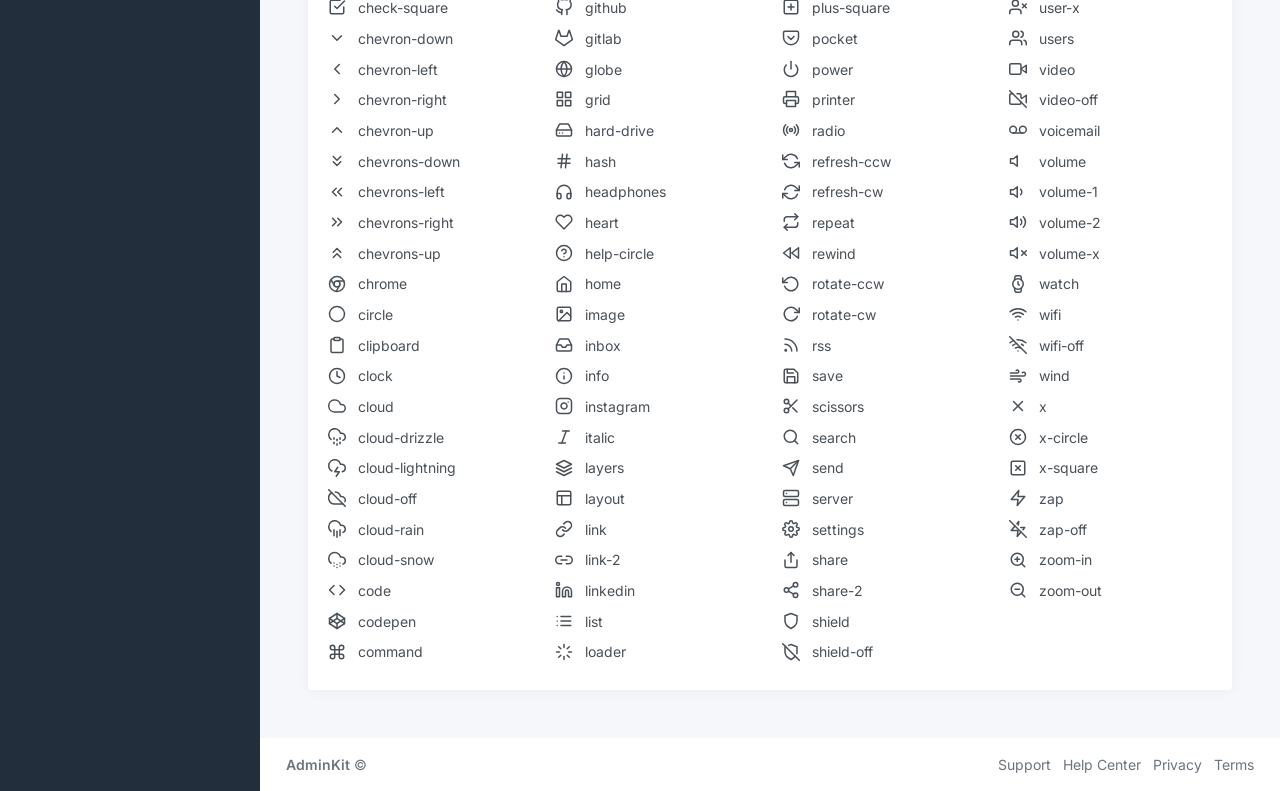
<file: BlogWebApplication.Web/wwwroot/adminkit/static/icons-feather.html>
<!DOCTYPE html>
<html lang="en">

<head>
	<meta charset="utf-8">
	<meta http-equiv="X-UA-Compatible" content="IE=edge">
	<meta name="viewport" content="width=device-width, initial-scale=1, shrink-to-fit=no">
	<meta name="description" content="Responsive Admin &amp; Dashboard Template based on Bootstrap 5">
	<meta name="author" content="AdminKit">
	<meta name="keywords" content="adminkit, bootstrap, bootstrap 5, admin, dashboard, template, responsive, css, sass, html, theme, front-end, ui kit, web">

	<link rel="preconnect" href="https://fonts.gstatic.com">
	<link rel="shortcut icon" href="img/icons/icon-48x48.png" />

	<link rel="canonical" href="https://demo-basic.adminkit.io/icons-feather.html" />

	<title>Feather | AdminKit Demo</title>

	<link href="css/app.css" rel="stylesheet">
	<link href="https://fonts.googleapis.com/css2?family=Inter:wght@300;400;600&display=swap" rel="stylesheet">
</head>

<body>
	<div class="wrapper">
		<nav id="sidebar" class="sidebar js-sidebar">
			<div class="sidebar-content js-simplebar">
				<a class="sidebar-brand" href="index.html">
          <span class="align-middle">AdminKit</span>
        </a>

				<ul class="sidebar-nav">
					<li class="sidebar-header">
						Pages
					</li>

					<li class="sidebar-item">
						<a class="sidebar-link" href="index.html">
              <i class="align-middle" data-feather="sliders"></i> <span class="align-middle">Dashboard</span>
            </a>
					</li>

					<li class="sidebar-item">
						<a class="sidebar-link" href="pages-profile.html">
              <i class="align-middle" data-feather="user"></i> <span class="align-middle">Profile</span>
            </a>
					</li>

					<li class="sidebar-item">
						<a class="sidebar-link" href="pages-sign-in.html">
              <i class="align-middle" data-feather="log-in"></i> <span class="align-middle">Sign In</span>
            </a>
					</li>

					<li class="sidebar-item">
						<a class="sidebar-link" href="pages-sign-up.html">
              <i class="align-middle" data-feather="user-plus"></i> <span class="align-middle">Sign Up</span>
            </a>
					</li>

					<li class="sidebar-item">
						<a class="sidebar-link" href="pages-blank.html">
              <i class="align-middle" data-feather="book"></i> <span class="align-middle">Blank</span>
            </a>
					</li>

					<li class="sidebar-header">
						Tools & Components
					</li>

					<li class="sidebar-item">
						<a class="sidebar-link" href="ui-buttons.html">
              <i class="align-middle" data-feather="square"></i> <span class="align-middle">Buttons</span>
            </a>
					</li>

					<li class="sidebar-item">
						<a class="sidebar-link" href="ui-forms.html">
              <i class="align-middle" data-feather="check-square"></i> <span class="align-middle">Forms</span>
            </a>
					</li>

					<li class="sidebar-item">
						<a class="sidebar-link" href="ui-cards.html">
              <i class="align-middle" data-feather="grid"></i> <span class="align-middle">Cards</span>
            </a>
					</li>

					<li class="sidebar-item">
						<a class="sidebar-link" href="ui-typography.html">
              <i class="align-middle" data-feather="align-left"></i> <span class="align-middle">Typography</span>
            </a>
					</li>

					<li class="sidebar-item active">
						<a class="sidebar-link" href="icons-feather.html">
              <i class="align-middle" data-feather="coffee"></i> <span class="align-middle">Icons</span>
            </a>
					</li>

					<li class="sidebar-header">
						Plugins & Addons
					</li>

					<li class="sidebar-item">
						<a class="sidebar-link" href="charts-chartjs.html">
              <i class="align-middle" data-feather="bar-chart-2"></i> <span class="align-middle">Charts</span>
            </a>
					</li>

					<li class="sidebar-item">
						<a class="sidebar-link" href="maps-google.html">
              <i class="align-middle" data-feather="map"></i> <span class="align-middle">Maps</span>
            </a>
					</li>
				</ul>

				<div class="sidebar-cta">
					<div class="sidebar-cta-content">
						<strong class="d-inline-block mb-2">Upgrade to Pro</strong>
						<div class="mb-3 text-sm">
							Are you looking for more components? Check out our premium version.
						</div>
						<div class="d-grid">
							<a href="upgrade-to-pro.html" class="btn btn-primary">Upgrade to Pro</a>
						</div>
					</div>
				</div>
			</div>
		</nav>

		<div class="main">
			<nav class="navbar navbar-expand navbar-light navbar-bg">
				<a class="sidebar-toggle js-sidebar-toggle">
          <i class="hamburger align-self-center"></i>
        </a>

				<div class="navbar-collapse collapse">
					<ul class="navbar-nav navbar-align">
						<li class="nav-item dropdown">
							<a class="nav-icon dropdown-toggle" href="#" id="alertsDropdown" data-bs-toggle="dropdown">
								<div class="position-relative">
									<i class="align-middle" data-feather="bell"></i>
									<span class="indicator">4</span>
								</div>
							</a>
							<div class="dropdown-menu dropdown-menu-lg dropdown-menu-end py-0" aria-labelledby="alertsDropdown">
								<div class="dropdown-menu-header">
									4 New Notifications
								</div>
								<div class="list-group">
									<a href="#" class="list-group-item">
										<div class="row g-0 align-items-center">
											<div class="col-2">
												<i class="text-danger" data-feather="alert-circle"></i>
											</div>
											<div class="col-10">
												<div class="text-dark">Update completed</div>
												<div class="text-muted small mt-1">Restart server 12 to complete the update.</div>
												<div class="text-muted small mt-1">30m ago</div>
											</div>
										</div>
									</a>
									<a href="#" class="list-group-item">
										<div class="row g-0 align-items-center">
											<div class="col-2">
												<i class="text-warning" data-feather="bell"></i>
											</div>
											<div class="col-10">
												<div class="text-dark">Lorem ipsum</div>
												<div class="text-muted small mt-1">Aliquam ex eros, imperdiet vulputate hendrerit et.</div>
												<div class="text-muted small mt-1">2h ago</div>
											</div>
										</div>
									</a>
									<a href="#" class="list-group-item">
										<div class="row g-0 align-items-center">
											<div class="col-2">
												<i class="text-primary" data-feather="home"></i>
											</div>
											<div class="col-10">
												<div class="text-dark">Login from 192.186.1.8</div>
												<div class="text-muted small mt-1">5h ago</div>
											</div>
										</div>
									</a>
									<a href="#" class="list-group-item">
										<div class="row g-0 align-items-center">
											<div class="col-2">
												<i class="text-success" data-feather="user-plus"></i>
											</div>
											<div class="col-10">
												<div class="text-dark">New connection</div>
												<div class="text-muted small mt-1">Christina accepted your request.</div>
												<div class="text-muted small mt-1">14h ago</div>
											</div>
										</div>
									</a>
								</div>
								<div class="dropdown-menu-footer">
									<a href="#" class="text-muted">Show all notifications</a>
								</div>
							</div>
						</li>
						<li class="nav-item dropdown">
							<a class="nav-icon dropdown-toggle" href="#" id="messagesDropdown" data-bs-toggle="dropdown">
								<div class="position-relative">
									<i class="align-middle" data-feather="message-square"></i>
								</div>
							</a>
							<div class="dropdown-menu dropdown-menu-lg dropdown-menu-end py-0" aria-labelledby="messagesDropdown">
								<div class="dropdown-menu-header">
									<div class="position-relative">
										4 New Messages
									</div>
								</div>
								<div class="list-group">
									<a href="#" class="list-group-item">
										<div class="row g-0 align-items-center">
											<div class="col-2">
												<img src="img/avatars/avatar-5.jpg" class="avatar img-fluid rounded-circle" alt="Vanessa Tucker">
											</div>
											<div class="col-10 ps-2">
												<div class="text-dark">Vanessa Tucker</div>
												<div class="text-muted small mt-1">Nam pretium turpis et arcu. Duis arcu tortor.</div>
												<div class="text-muted small mt-1">15m ago</div>
											</div>
										</div>
									</a>
									<a href="#" class="list-group-item">
										<div class="row g-0 align-items-center">
											<div class="col-2">
												<img src="img/avatars/avatar-2.jpg" class="avatar img-fluid rounded-circle" alt="William Harris">
											</div>
											<div class="col-10 ps-2">
												<div class="text-dark">William Harris</div>
												<div class="text-muted small mt-1">Curabitur ligula sapien euismod vitae.</div>
												<div class="text-muted small mt-1">2h ago</div>
											</div>
										</div>
									</a>
									<a href="#" class="list-group-item">
										<div class="row g-0 align-items-center">
											<div class="col-2">
												<img src="img/avatars/avatar-4.jpg" class="avatar img-fluid rounded-circle" alt="Christina Mason">
											</div>
											<div class="col-10 ps-2">
												<div class="text-dark">Christina Mason</div>
												<div class="text-muted small mt-1">Pellentesque auctor neque nec urna.</div>
												<div class="text-muted small mt-1">4h ago</div>
											</div>
										</div>
									</a>
									<a href="#" class="list-group-item">
										<div class="row g-0 align-items-center">
											<div class="col-2">
												<img src="img/avatars/avatar-3.jpg" class="avatar img-fluid rounded-circle" alt="Sharon Lessman">
											</div>
											<div class="col-10 ps-2">
												<div class="text-dark">Sharon Lessman</div>
												<div class="text-muted small mt-1">Aenean tellus metus, bibendum sed, posuere ac, mattis non.</div>
												<div class="text-muted small mt-1">5h ago</div>
											</div>
										</div>
									</a>
								</div>
								<div class="dropdown-menu-footer">
									<a href="#" class="text-muted">Show all messages</a>
								</div>
							</div>
						</li>
						<li class="nav-item dropdown">
							<a class="nav-icon dropdown-toggle d-inline-block d-sm-none" href="#" data-bs-toggle="dropdown">
                <i class="align-middle" data-feather="settings"></i>
              </a>

							<a class="nav-link dropdown-toggle d-none d-sm-inline-block" href="#" data-bs-toggle="dropdown">
                <img src="img/avatars/avatar.jpg" class="avatar img-fluid rounded me-1" alt="Charles Hall" /> <span class="text-dark">Charles Hall</span>
              </a>
							<div class="dropdown-menu dropdown-menu-end">
								<a class="dropdown-item" href="pages-profile.html"><i class="align-middle me-1" data-feather="user"></i> Profile</a>
								<a class="dropdown-item" href="#"><i class="align-middle me-1" data-feather="pie-chart"></i> Analytics</a>
								<div class="dropdown-divider"></div>
								<a class="dropdown-item" href="index.html"><i class="align-middle me-1" data-feather="settings"></i> Settings & Privacy</a>
								<a class="dropdown-item" href="#"><i class="align-middle me-1" data-feather="help-circle"></i> Help Center</a>
								<div class="dropdown-divider"></div>
								<a class="dropdown-item" href="#">Log out</a>
							</div>
						</li>
					</ul>
				</div>
			</nav>

			<main class="content">
				<div class="container-fluid p-0">

					<div class="mb-3">
						<h1 class="h3 d-inline align-middle">Feather</h1>
						<a class="badge bg-dark text-white ms-2" href="upgrade-to-pro.html">
      Get more icons
  </a>
					</div>
					<div class="card">
						<div class="card-header">
							<h3 class="card-title">Feather Icons</h3>
							<h6 class="card-subtitle text-muted">Simply beautiful open source icons</h6>
						</div>
						<div class="card-body">
							<div class="row">
								<div class="col-12 col-md-6 col-lg-3">
									<div class="mb-2">
										<i class="align-middle me-2" data-feather="activity"></i> <span class="align-middle">activity</span>
									</div>
									<div class="mb-2">
										<i class="align-middle me-2" data-feather="airplay"></i> <span class="align-middle">airplay</span>
									</div>
									<div class="mb-2">
										<i class="align-middle me-2" data-feather="alert-circle"></i> <span class="align-middle">alert-circle</span>
									</div>
									<div class="mb-2">
										<i class="align-middle me-2" data-feather="alert-octagon"></i> <span class="align-middle">alert-octagon</span>
									</div>
									<div class="mb-2">
										<i class="align-middle me-2" data-feather="alert-triangle"></i> <span class="align-middle">alert-triangle</span>
									</div>
									<div class="mb-2">
										<i class="align-middle me-2" data-feather="align-center"></i> <span class="align-middle">align-center</span>
									</div>
									<div class="mb-2">
										<i class="align-middle me-2" data-feather="align-justify"></i> <span class="align-middle">align-justify</span>
									</div>
									<div class="mb-2">
										<i class="align-middle me-2" data-feather="align-left"></i> <span class="align-middle">align-left</span>
									</div>
									<div class="mb-2">
										<i class="align-middle me-2" data-feather="align-right"></i> <span class="align-middle">align-right</span>
									</div>
									<div class="mb-2">
										<i class="align-middle me-2" data-feather="anchor"></i> <span class="align-middle">anchor</span>
									</div>
									<div class="mb-2">
										<i class="align-middle me-2" data-feather="aperture"></i> <span class="align-middle">aperture</span>
									</div>
									<div class="mb-2">
										<i class="align-middle me-2" data-feather="arrow-down"></i> <span class="align-middle">arrow-down</span>
									</div>
									<div class="mb-2">
										<i class="align-middle me-2" data-feather="arrow-down-circle"></i> <span class="align-middle">arrow-down-circle</span>
									</div>
									<div class="mb-2">
										<i class="align-middle me-2" data-feather="arrow-down-left"></i> <span class="align-middle">arrow-down-left</span>
									</div>
									<div class="mb-2">
										<i class="align-middle me-2" data-feather="arrow-down-right"></i> <span class="align-middle">arrow-down-right</span>
									</div>
									<div class="mb-2">
										<i class="align-middle me-2" data-feather="arrow-left"></i> <span class="align-middle">arrow-left</span>
									</div>
									<div class="mb-2">
										<i class="align-middle me-2" data-feather="arrow-left-circle"></i> <span class="align-middle">arrow-left-circle</span>
									</div>
									<div class="mb-2">
										<i class="align-middle me-2" data-feather="arrow-right"></i> <span class="align-middle">arrow-right</span>
									</div>
									<div class="mb-2">
										<i class="align-middle me-2" data-feather="arrow-right-circle"></i> <span class="align-middle">arrow-right-circle</span>
									</div>
									<div class="mb-2">
										<i class="align-middle me-2" data-feather="arrow-up"></i> <span class="align-middle">arrow-up</span>
									</div>
									<div class="mb-2">
										<i class="align-middle me-2" data-feather="arrow-up-circle"></i> <span class="align-middle">arrow-up-circle</span>
									</div>
									<div class="mb-2">
										<i class="align-middle me-2" data-feather="arrow-up-left"></i> <span class="align-middle">arrow-up-left</span>
									</div>
									<div class="mb-2">
										<i class="align-middle me-2" data-feather="arrow-up-right"></i> <span class="align-middle">arrow-up-right</span>
									</div>
									<div class="mb-2">
										<i class="align-middle me-2" data-feather="at-sign"></i> <span class="align-middle">at-sign</span>
									</div>
									<div class="mb-2">
										<i class="align-middle me-2" data-feather="award"></i> <span class="align-middle">award</span>
									</div>
									<div class="mb-2">
										<i class="align-middle me-2" data-feather="bar-chart"></i> <span class="align-middle">bar-chart</span>
									</div>
									<div class="mb-2">
										<i class="align-middle me-2" data-feather="bar-chart-2"></i> <span class="align-middle">bar-chart-2</span>
									</div>
									<div class="mb-2">
										<i class="align-middle me-2" data-feather="battery"></i> <span class="align-middle">battery</span>
									</div>
									<div class="mb-2">
										<i class="align-middle me-2" data-feather="battery-charging"></i> <span class="align-middle">battery-charging</span>
									</div>
									<div class="mb-2">
										<i class="align-middle me-2" data-feather="bell"></i> <span class="align-middle">bell</span>
									</div>
									<div class="mb-2">
										<i class="align-middle me-2" data-feather="bell-off"></i> <span class="align-middle">bell-off</span>
									</div>
									<div class="mb-2">
										<i class="align-middle me-2" data-feather="bluetooth"></i> <span class="align-middle">bluetooth</span>
									</div>
									<div class="mb-2">
										<i class="align-middle me-2" data-feather="bold"></i> <span class="align-middle">bold</span>
									</div>
									<div class="mb-2">
										<i class="align-middle me-2" data-feather="book"></i> <span class="align-middle">book</span>
									</div>
									<div class="mb-2">
										<i class="align-middle me-2" data-feather="book-open"></i> <span class="align-middle">book-open</span>
									</div>
									<div class="mb-2">
										<i class="align-middle me-2" data-feather="bookmark"></i> <span class="align-middle">bookmark</span>
									</div>
									<div class="mb-2">
										<i class="align-middle me-2" data-feather="box"></i> <span class="align-middle">box</span>
									</div>
									<div class="mb-2">
										<i class="align-middle me-2" data-feather="briefcase"></i> <span class="align-middle">briefcase</span>
									</div>
									<div class="mb-2">
										<i class="align-middle me-2" data-feather="calendar"></i> <span class="align-middle">calendar</span>
									</div>
									<div class="mb-2">
										<i class="align-middle me-2" data-feather="camera"></i> <span class="align-middle">camera</span>
									</div>
									<div class="mb-2">
										<i class="align-middle me-2" data-feather="camera-off"></i> <span class="align-middle">camera-off</span>
									</div>
									<div class="mb-2">
										<i class="align-middle me-2" data-feather="cast"></i> <span class="align-middle">cast</span>
									</div>
									<div class="mb-2">
										<i class="align-middle me-2" data-feather="check"></i> <span class="align-middle">check</span>
									</div>
									<div class="mb-2">
										<i class="align-middle me-2" data-feather="check-circle"></i> <span class="align-middle">check-circle</span>
									</div>
									<div class="mb-2">
										<i class="align-middle me-2" data-feather="check-square"></i> <span class="align-middle">check-square</span>
									</div>
									<div class="mb-2">
										<i class="align-middle me-2" data-feather="chevron-down"></i> <span class="align-middle">chevron-down</span>
									</div>
									<div class="mb-2">
										<i class="align-middle me-2" data-feather="chevron-left"></i> <span class="align-middle">chevron-left</span>
									</div>
									<div class="mb-2">
										<i class="align-middle me-2" data-feather="chevron-right"></i> <span class="align-middle">chevron-right</span>
									</div>
									<div class="mb-2">
										<i class="align-middle me-2" data-feather="chevron-up"></i> <span class="align-middle">chevron-up</span>
									</div>
									<div class="mb-2">
										<i class="align-middle me-2" data-feather="chevrons-down"></i> <span class="align-middle">chevrons-down</span>
									</div>
									<div class="mb-2">
										<i class="align-middle me-2" data-feather="chevrons-left"></i> <span class="align-middle">chevrons-left</span>
									</div>
									<div class="mb-2">
										<i class="align-middle me-2" data-feather="chevrons-right"></i> <span class="align-middle">chevrons-right</span>
									</div>
									<div class="mb-2">
										<i class="align-middle me-2" data-feather="chevrons-up"></i> <span class="align-middle">chevrons-up</span>
									</div>
									<div class="mb-2">
										<i class="align-middle me-2" data-feather="chrome"></i> <span class="align-middle">chrome</span>
									</div>
									<div class="mb-2">
										<i class="align-middle me-2" data-feather="circle"></i> <span class="align-middle">circle</span>
									</div>
									<div class="mb-2">
										<i class="align-middle me-2" data-feather="clipboard"></i> <span class="align-middle">clipboard</span>
									</div>
									<div class="mb-2">
										<i class="align-middle me-2" data-feather="clock"></i> <span class="align-middle">clock</span>
									</div>
									<div class="mb-2">
										<i class="align-middle me-2" data-feather="cloud"></i> <span class="align-middle">cloud</span>
									</div>
									<div class="mb-2">
										<i class="align-middle me-2" data-feather="cloud-drizzle"></i> <span class="align-middle">cloud-drizzle</span>
									</div>
									<div class="mb-2">
										<i class="align-middle me-2" data-feather="cloud-lightning"></i> <span class="align-middle">cloud-lightning</span>
									</div>
									<div class="mb-2">
										<i class="align-middle me-2" data-feather="cloud-off"></i> <span class="align-middle">cloud-off</span>
									</div>
									<div class="mb-2">
										<i class="align-middle me-2" data-feather="cloud-rain"></i> <span class="align-middle">cloud-rain</span>
									</div>
									<div class="mb-2">
										<i class="align-middle me-2" data-feather="cloud-snow"></i> <span class="align-middle">cloud-snow</span>
									</div>
									<div class="mb-2">
										<i class="align-middle me-2" data-feather="code"></i> <span class="align-middle">code</span>
									</div>
									<div class="mb-2">
										<i class="align-middle me-2" data-feather="codepen"></i> <span class="align-middle">codepen</span>
									</div>
									<div class="mb-2">
										<i class="align-middle me-2" data-feather="command"></i> <span class="align-middle">command</span>
									</div>
								</div>
								<div class="col-12 col-md-6 col-lg-3">
									<div class="mb-2">
										<i class="align-middle me-2" data-feather="compass"></i> <span class="align-middle">compass</span>
									</div>
									<div class="mb-2">
										<i class="align-middle me-2" data-feather="copy"></i> <span class="align-middle">copy</span>
									</div>
									<div class="mb-2">
										<i class="align-middle me-2" data-feather="corner-down-left"></i> <span class="align-middle">corner-down-left</span>
									</div>
									<div class="mb-2">
										<i class="align-middle me-2" data-feather="corner-down-right"></i> <span class="align-middle">corner-down-right</span>
									</div>
									<div class="mb-2">
										<i class="align-middle me-2" data-feather="corner-left-down"></i> <span class="align-middle">corner-left-down</span>
									</div>
									<div class="mb-2">
										<i class="align-middle me-2" data-feather="corner-left-up"></i> <span class="align-middle">corner-left-up</span>
									</div>
									<div class="mb-2">
										<i class="align-middle me-2" data-feather="corner-right-down"></i> <span class="align-middle">corner-right-down</span>
									</div>
									<div class="mb-2">
										<i class="align-middle me-2" data-feather="corner-right-up"></i> <span class="align-middle">corner-right-up</span>
									</div>
									<div class="mb-2">
										<i class="align-middle me-2" data-feather="corner-up-left"></i> <span class="align-middle">corner-up-left</span>
									</div>
									<div class="mb-2">
										<i class="align-middle me-2" data-feather="corner-up-right"></i> <span class="align-middle">corner-up-right</span>
									</div>
									<div class="mb-2">
										<i class="align-middle me-2" data-feather="cpu"></i> <span class="align-middle">cpu</span>
									</div>
									<div class="mb-2">
										<i class="align-middle me-2" data-feather="credit-card"></i> <span class="align-middle">credit-card</span>
									</div>
									<div class="mb-2">
										<i class="align-middle me-2" data-feather="crop"></i> <span class="align-middle">crop</span>
									</div>
									<div class="mb-2">
										<i class="align-middle me-2" data-feather="crosshair"></i> <span class="align-middle">crosshair</span>
									</div>
									<div class="mb-2">
										<i class="align-middle me-2" data-feather="database"></i> <span class="align-middle">database</span>
									</div>
									<div class="mb-2">
										<i class="align-middle me-2" data-feather="delete"></i> <span class="align-middle">delete</span>
									</div>
									<div class="mb-2">
										<i class="align-middle me-2" data-feather="disc"></i> <span class="align-middle">disc</span>
									</div>
									<div class="mb-2">
										<i class="align-middle me-2" data-feather="dollar-sign"></i> <span class="align-middle">dollar-sign</span>
									</div>
									<div class="mb-2">
										<i class="align-middle me-2" data-feather="download"></i> <span class="align-middle">download</span>
									</div>
									<div class="mb-2">
										<i class="align-middle me-2" data-feather="download-cloud"></i> <span class="align-middle">download-cloud</span>
									</div>
									<div class="mb-2">
										<i class="align-middle me-2" data-feather="droplet"></i> <span class="align-middle">droplet</span>
									</div>
									<div class="mb-2">
										<i class="align-middle me-2" data-feather="edit"></i> <span class="align-middle">edit</span>
									</div>
									<div class="mb-2">
										<i class="align-middle me-2" data-feather="edit-2"></i> <span class="align-middle">edit-2</span>
									</div>
									<div class="mb-2">
										<i class="align-middle me-2" data-feather="edit-3"></i> <span class="align-middle">edit-3</span>
									</div>
									<div class="mb-2">
										<i class="align-middle me-2" data-feather="external-link"></i> <span class="align-middle">external-link</span>
									</div>
									<div class="mb-2">
										<i class="align-middle me-2" data-feather="eye"></i> <span class="align-middle">eye</span>
									</div>
									<div class="mb-2">
										<i class="align-middle me-2" data-feather="eye-off"></i> <span class="align-middle">eye-off</span>
									</div>
									<div class="mb-2">
										<i class="align-middle me-2" data-feather="facebook"></i> <span class="align-middle">facebook</span>
									</div>
									<div class="mb-2">
										<i class="align-middle me-2" data-feather="fast-forward"></i> <span class="align-middle">fast-forward</span>
									</div>
									<div class="mb-2">
										<i class="align-middle me-2" data-feather="feather"></i> <span class="align-middle">feather</span>
									</div>
									<div class="mb-2">
										<i class="align-middle me-2" data-feather="file"></i> <span class="align-middle">file</span>
									</div>
									<div class="mb-2">
										<i class="align-middle me-2" data-feather="file-minus"></i> <span class="align-middle">file-minus</span>
									</div>
									<div class="mb-2">
										<i class="align-middle me-2" data-feather="file-plus"></i> <span class="align-middle">file-plus</span>
									</div>
									<div class="mb-2">
										<i class="align-middle me-2" data-feather="file-text"></i> <span class="align-middle">file-text</span>
									</div>
									<div class="mb-2">
										<i class="align-middle me-2" data-feather="film"></i> <span class="align-middle">film</span>
									</div>
									<div class="mb-2">
										<i class="align-middle me-2" data-feather="filter"></i> <span class="align-middle">filter</span>
									</div>
									<div class="mb-2">
										<i class="align-middle me-2" data-feather="flag"></i> <span class="align-middle">flag</span>
									</div>
									<div class="mb-2">
										<i class="align-middle me-2" data-feather="folder"></i> <span class="align-middle">folder</span>
									</div>
									<div class="mb-2">
										<i class="align-middle me-2" data-feather="folder-minus"></i> <span class="align-middle">folder-minus</span>
									</div>
									<div class="mb-2">
										<i class="align-middle me-2" data-feather="folder-plus"></i> <span class="align-middle">folder-plus</span>
									</div>
									<div class="mb-2">
										<i class="align-middle me-2" data-feather="git-branch"></i> <span class="align-middle">git-branch</span>
									</div>
									<div class="mb-2">
										<i class="align-middle me-2" data-feather="git-commit"></i> <span class="align-middle">git-commit</span>
									</div>
									<div class="mb-2">
										<i class="align-middle me-2" data-feather="git-merge"></i> <span class="align-middle">git-merge</span>
									</div>
									<div class="mb-2">
										<i class="align-middle me-2" data-feather="git-pull-request"></i> <span class="align-middle">git-pull-request</span>
									</div>
									<div class="mb-2">
										<i class="align-middle me-2" data-feather="github"></i> <span class="align-middle">github</span>
									</div>
									<div class="mb-2">
										<i class="align-middle me-2" data-feather="gitlab"></i> <span class="align-middle">gitlab</span>
									</div>
									<div class="mb-2">
										<i class="align-middle me-2" data-feather="globe"></i> <span class="align-middle">globe</span>
									</div>
									<div class="mb-2">
										<i class="align-middle me-2" data-feather="grid"></i> <span class="align-middle">grid</span>
									</div>
									<div class="mb-2">
										<i class="align-middle me-2" data-feather="hard-drive"></i> <span class="align-middle">hard-drive</span>
									</div>
									<div class="mb-2">
										<i class="align-middle me-2" data-feather="hash"></i> <span class="align-middle">hash</span>
									</div>
									<div class="mb-2">
										<i class="align-middle me-2" data-feather="headphones"></i> <span class="align-middle">headphones</span>
									</div>
									<div class="mb-2">
										<i class="align-middle me-2" data-feather="heart"></i> <span class="align-middle">heart</span>
									</div>
									<div class="mb-2">
										<i class="align-middle me-2" data-feather="help-circle"></i> <span class="align-middle">help-circle</span>
									</div>
									<div class="mb-2">
										<i class="align-middle me-2" data-feather="home"></i> <span class="align-middle">home</span>
									</div>
									<div class="mb-2">
										<i class="align-middle me-2" data-feather="image"></i> <span class="align-middle">image</span>
									</div>
									<div class="mb-2">
										<i class="align-middle me-2" data-feather="inbox"></i> <span class="align-middle">inbox</span>
									</div>
									<div class="mb-2">
										<i class="align-middle me-2" data-feather="info"></i> <span class="align-middle">info</span>
									</div>
									<div class="mb-2">
										<i class="align-middle me-2" data-feather="instagram"></i> <span class="align-middle">instagram</span>
									</div>
									<div class="mb-2">
										<i class="align-middle me-2" data-feather="italic"></i> <span class="align-middle">italic</span>
									</div>
									<div class="mb-2">
										<i class="align-middle me-2" data-feather="layers"></i> <span class="align-middle">layers</span>
									</div>
									<div class="mb-2">
										<i class="align-middle me-2" data-feather="layout"></i> <span class="align-middle">layout</span>
									</div>
									<div class="mb-2">
										<i class="align-middle me-2" data-feather="link"></i> <span class="align-middle">link</span>
									</div>
									<div class="mb-2">
										<i class="align-middle me-2" data-feather="link-2"></i> <span class="align-middle">link-2</span>
									</div>
									<div class="mb-2">
										<i class="align-middle me-2" data-feather="linkedin"></i> <span class="align-middle">linkedin</span>
									</div>
									<div class="mb-2">
										<i class="align-middle me-2" data-feather="list"></i> <span class="align-middle">list</span>
									</div>
									<div class="mb-2">
										<i class="align-middle me-2" data-feather="loader"></i> <span class="align-middle">loader</span>
									</div>
								</div>
								<div class="col-12 col-md-6 col-lg-3">
									<div class="mb-2">
										<i class="align-middle me-2" data-feather="lock"></i> <span class="align-middle">lock</span>
									</div>
									<div class="mb-2">
										<i class="align-middle me-2" data-feather="log-in"></i> <span class="align-middle">log-in</span>
									</div>
									<div class="mb-2">
										<i class="align-middle me-2" data-feather="log-out"></i> <span class="align-middle">log-out</span>
									</div>
									<div class="mb-2">
										<i class="align-middle me-2" data-feather="mail"></i> <span class="align-middle">mail</span>
									</div>
									<div class="mb-2">
										<i class="align-middle me-2" data-feather="map"></i> <span class="align-middle">map</span>
									</div>
									<div class="mb-2">
										<i class="align-middle me-2" data-feather="map-pin"></i> <span class="align-middle">map-pin</span>
									</div>
									<div class="mb-2">
										<i class="align-middle me-2" data-feather="maximize"></i> <span class="align-middle">maximize</span>
									</div>
									<div class="mb-2">
										<i class="align-middle me-2" data-feather="maximize-2"></i> <span class="align-middle">maximize-2</span>
									</div>
									<div class="mb-2">
										<i class="align-middle me-2" data-feather="menu"></i> <span class="align-middle">menu</span>
									</div>
									<div class="mb-2">
										<i class="align-middle me-2" data-feather="message-circle"></i> <span class="align-middle">message-circle</span>
									</div>
									<div class="mb-2">
										<i class="align-middle me-2" data-feather="message-square"></i> <span class="align-middle">message-square</span>
									</div>
									<div class="mb-2">
										<i class="align-middle me-2" data-feather="mic"></i> <span class="align-middle">mic</span>
									</div>
									<div class="mb-2">
										<i class="align-middle me-2" data-feather="mic-off"></i> <span class="align-middle">mic-off</span>
									</div>
									<div class="mb-2">
										<i class="align-middle me-2" data-feather="minimize"></i> <span class="align-middle">minimize</span>
									</div>
									<div class="mb-2">
										<i class="align-middle me-2" data-feather="minimize-2"></i> <span class="align-middle">minimize-2</span>
									</div>
									<div class="mb-2">
										<i class="align-middle me-2" data-feather="minus"></i> <span class="align-middle">minus</span>
									</div>
									<div class="mb-2">
										<i class="align-middle me-2" data-feather="minus-circle"></i> <span class="align-middle">minus-circle</span>
									</div>
									<div class="mb-2">
										<i class="align-middle me-2" data-feather="minus-square"></i> <span class="align-middle">minus-square</span>
									</div>
									<div class="mb-2">
										<i class="align-middle me-2" data-feather="monitor"></i> <span class="align-middle">monitor</span>
									</div>
									<div class="mb-2">
										<i class="align-middle me-2" data-feather="moon"></i> <span class="align-middle">moon</span>
									</div>
									<div class="mb-2">
										<i class="align-middle me-2" data-feather="more-horizontal"></i> <span class="align-middle">more-horizontal</span>
									</div>
									<div class="mb-2">
										<i class="align-middle me-2" data-feather="more-vertical"></i> <span class="align-middle">more-vertical</span>
									</div>
									<div class="mb-2">
										<i class="align-middle me-2" data-feather="move"></i> <span class="align-middle">move</span>
									</div>
									<div class="mb-2">
										<i class="align-middle me-2" data-feather="music"></i> <span class="align-middle">music</span>
									</div>
									<div class="mb-2">
										<i class="align-middle me-2" data-feather="navigation"></i> <span class="align-middle">navigation</span>
									</div>
									<div class="mb-2">
										<i class="align-middle me-2" data-feather="navigation-2"></i> <span class="align-middle">navigation-2</span>
									</div>
									<div class="mb-2">
										<i class="align-middle me-2" data-feather="octagon"></i> <span class="align-middle">octagon</span>
									</div>
									<div class="mb-2">
										<i class="align-middle me-2" data-feather="package"></i> <span class="align-middle">package</span>
									</div>
									<div class="mb-2">
										<i class="align-middle me-2" data-feather="paperclip"></i> <span class="align-middle">paperclip</span>
									</div>
									<div class="mb-2">
										<i class="align-middle me-2" data-feather="pause"></i> <span class="align-middle">pause</span>
									</div>
									<div class="mb-2">
										<i class="align-middle me-2" data-feather="pause-circle"></i> <span class="align-middle">pause-circle</span>
									</div>
									<div class="mb-2">
										<i class="align-middle me-2" data-feather="percent"></i> <span class="align-middle">percent</span>
									</div>
									<div class="mb-2">
										<i class="align-middle me-2" data-feather="phone"></i> <span class="align-middle">phone</span>
									</div>
									<div class="mb-2">
										<i class="align-middle me-2" data-feather="phone-call"></i> <span class="align-middle">phone-call</span>
									</div>
									<div class="mb-2">
										<i class="align-middle me-2" data-feather="phone-forwarded"></i> <span class="align-middle">phone-forwarded</span>
									</div>
									<div class="mb-2">
										<i class="align-middle me-2" data-feather="phone-incoming"></i> <span class="align-middle">phone-incoming</span>
									</div>
									<div class="mb-2">
										<i class="align-middle me-2" data-feather="phone-missed"></i> <span class="align-middle">phone-missed</span>
									</div>
									<div class="mb-2">
										<i class="align-middle me-2" data-feather="phone-off"></i> <span class="align-middle">phone-off</span>
									</div>
									<div class="mb-2">
										<i class="align-middle me-2" data-feather="phone-outgoing"></i> <span class="align-middle">phone-outgoing</span>
									</div>
									<div class="mb-2">
										<i class="align-middle me-2" data-feather="pie-chart"></i> <span class="align-middle">pie-chart</span>
									</div>
									<div class="mb-2">
										<i class="align-middle me-2" data-feather="play"></i> <span class="align-middle">play</span>
									</div>
									<div class="mb-2">
										<i class="align-middle me-2" data-feather="play-circle"></i> <span class="align-middle">play-circle</span>
									</div>
									<div class="mb-2">
										<i class="align-middle me-2" data-feather="plus"></i> <span class="align-middle">plus</span>
									</div>
									<div class="mb-2">
										<i class="align-middle me-2" data-feather="plus-circle"></i> <span class="align-middle">plus-circle</span>
									</div>
									<div class="mb-2">
										<i class="align-middle me-2" data-feather="plus-square"></i> <span class="align-middle">plus-square</span>
									</div>
									<div class="mb-2">
										<i class="align-middle me-2" data-feather="pocket"></i> <span class="align-middle">pocket</span>
									</div>
									<div class="mb-2">
										<i class="align-middle me-2" data-feather="power"></i> <span class="align-middle">power</span>
									</div>
									<div class="mb-2">
										<i class="align-middle me-2" data-feather="printer"></i> <span class="align-middle">printer</span>
									</div>
									<div class="mb-2">
										<i class="align-middle me-2" data-feather="radio"></i> <span class="align-middle">radio</span>
									</div>
									<div class="mb-2">
										<i class="align-middle me-2" data-feather="refresh-ccw"></i> <span class="align-middle">refresh-ccw</span>
									</div>
									<div class="mb-2">
										<i class="align-middle me-2" data-feather="refresh-cw"></i> <span class="align-middle">refresh-cw</span>
									</div>
									<div class="mb-2">
										<i class="align-middle me-2" data-feather="repeat"></i> <span class="align-middle">repeat</span>
									</div>
									<div class="mb-2">
										<i class="align-middle me-2" data-feather="rewind"></i> <span class="align-middle">rewind</span>
									</div>
									<div class="mb-2">
										<i class="align-middle me-2" data-feather="rotate-ccw"></i> <span class="align-middle">rotate-ccw</span>
									</div>
									<div class="mb-2">
										<i class="align-middle me-2" data-feather="rotate-cw"></i> <span class="align-middle">rotate-cw</span>
									</div>
									<div class="mb-2">
										<i class="align-middle me-2" data-feather="rss"></i> <span class="align-middle">rss</span>
									</div>
									<div class="mb-2">
										<i class="align-middle me-2" data-feather="save"></i> <span class="align-middle">save</span>
									</div>
									<div class="mb-2">
										<i class="align-middle me-2" data-feather="scissors"></i> <span class="align-middle">scissors</span>
									</div>
									<div class="mb-2">
										<i class="align-middle me-2" data-feather="search"></i> <span class="align-middle">search</span>
									</div>
									<div class="mb-2">
										<i class="align-middle me-2" data-feather="send"></i> <span class="align-middle">send</span>
									</div>
									<div class="mb-2">
										<i class="align-middle me-2" data-feather="server"></i> <span class="align-middle">server</span>
									</div>
									<div class="mb-2">
										<i class="align-middle me-2" data-feather="settings"></i> <span class="align-middle">settings</span>
									</div>
									<div class="mb-2">
										<i class="align-middle me-2" data-feather="share"></i> <span class="align-middle">share</span>
									</div>
									<div class="mb-2">
										<i class="align-middle me-2" data-feather="share-2"></i> <span class="align-middle">share-2</span>
									</div>
									<div class="mb-2">
										<i class="align-middle me-2" data-feather="shield"></i> <span class="align-middle">shield</span>
									</div>
									<div class="mb-2">
										<i class="align-middle me-2" data-feather="shield-off"></i> <span class="align-middle">shield-off</span>
									</div>
								</div>
								<div class="col-12 col-md-6 col-lg-3">
									<div class="mb-2">
										<i class="align-middle me-2" data-feather="shopping-bag"></i> <span class="align-middle">shopping-bag</span>
									</div>
									<div class="mb-2">
										<i class="align-middle me-2" data-feather="shopping-cart"></i> <span class="align-middle">shopping-cart</span>
									</div>
									<div class="mb-2">
										<i class="align-middle me-2" data-feather="shuffle"></i> <span class="align-middle">shuffle</span>
									</div>
									<div class="mb-2">
										<i class="align-middle me-2" data-feather="sidebar"></i> <span class="align-middle">sidebar</span>
									</div>
									<div class="mb-2">
										<i class="align-middle me-2" data-feather="skip-back"></i> <span class="align-middle">skip-back</span>
									</div>
									<div class="mb-2">
										<i class="align-middle me-2" data-feather="skip-forward"></i> <span class="align-middle">skip-forward</span>
									</div>
									<div class="mb-2">
										<i class="align-middle me-2" data-feather="slack"></i> <span class="align-middle">slack</span>
									</div>
									<div class="mb-2">
										<i class="align-middle me-2" data-feather="slash"></i> <span class="align-middle">slash</span>
									</div>
									<div class="mb-2">
										<i class="align-middle me-2" data-feather="sliders"></i> <span class="align-middle">sliders</span>
									</div>
									<div class="mb-2">
										<i class="align-middle me-2" data-feather="smartphone"></i> <span class="align-middle">smartphone</span>
									</div>
									<div class="mb-2">
										<i class="align-middle me-2" data-feather="speaker"></i> <span class="align-middle">speaker</span>
									</div>
									<div class="mb-2">
										<i class="align-middle me-2" data-feather="square"></i> <span class="align-middle">square</span>
									</div>
									<div class="mb-2">
										<i class="align-middle me-2" data-feather="star"></i> <span class="align-middle">star</span>
									</div>
									<div class="mb-2">
										<i class="align-middle me-2" data-feather="stop-circle"></i> <span class="align-middle">stop-circle</span>
									</div>
									<div class="mb-2">
										<i class="align-middle me-2" data-feather="sun"></i> <span class="align-middle">sun</span>
									</div>
									<div class="mb-2">
										<i class="align-middle me-2" data-feather="sunrise"></i> <span class="align-middle">sunrise</span>
									</div>
									<div class="mb-2">
										<i class="align-middle me-2" data-feather="sunset"></i> <span class="align-middle">sunset</span>
									</div>
									<div class="mb-2">
										<i class="align-middle me-2" data-feather="tablet"></i> <span class="align-middle">tablet</span>
									</div>
									<div class="mb-2">
										<i class="align-middle me-2" data-feather="tag"></i> <span class="align-middle">tag</span>
									</div>
									<div class="mb-2">
										<i class="align-middle me-2" data-feather="target"></i> <span class="align-middle">target</span>
									</div>
									<div class="mb-2">
										<i class="align-middle me-2" data-feather="terminal"></i> <span class="align-middle">terminal</span>
									</div>
									<div class="mb-2">
										<i class="align-middle me-2" data-feather="thermometer"></i> <span class="align-middle">thermometer</span>
									</div>
									<div class="mb-2">
										<i class="align-middle me-2" data-feather="thumbs-down"></i> <span class="align-middle">thumbs-down</span>
									</div>
									<div class="mb-2">
										<i class="align-middle me-2" data-feather="thumbs-up"></i> <span class="align-middle">thumbs-up</span>
									</div>
									<div class="mb-2">
										<i class="align-middle me-2" data-feather="toggle-left"></i> <span class="align-middle">toggle-left</span>
									</div>
									<div class="mb-2">
										<i class="align-middle me-2" data-feather="toggle-right"></i> <span class="align-middle">toggle-right</span>
									</div>
									<div class="mb-2">
										<i class="align-middle me-2" data-feather="trash"></i> <span class="align-middle">trash</span>
									</div>
									<div class="mb-2">
										<i class="align-middle me-2" data-feather="trash-2"></i> <span class="align-middle">trash-2</span>
									</div>
									<div class="mb-2">
										<i class="align-middle me-2" data-feather="trending-down"></i> <span class="align-middle">trending-down</span>
									</div>
									<div class="mb-2">
										<i class="align-middle me-2" data-feather="trending-up"></i> <span class="align-middle">trending-up</span>
									</div>
									<div class="mb-2">
										<i class="align-middle me-2" data-feather="triangle"></i> <span class="align-middle">triangle</span>
									</div>
									<div class="mb-2">
										<i class="align-middle me-2" data-feather="truck"></i> <span class="align-middle">truck</span>
									</div>
									<div class="mb-2">
										<i class="align-middle me-2" data-feather="tv"></i> <span class="align-middle">tv</span>
									</div>
									<div class="mb-2">
										<i class="align-middle me-2" data-feather="twitter"></i> <span class="align-middle">twitter</span>
									</div>
									<div class="mb-2">
										<i class="align-middle me-2" data-feather="type"></i> <span class="align-middle">type</span>
									</div>
									<div class="mb-2">
										<i class="align-middle me-2" data-feather="umbrella"></i> <span class="align-middle">umbrella</span>
									</div>
									<div class="mb-2">
										<i class="align-middle me-2" data-feather="underline"></i> <span class="align-middle">underline</span>
									</div>
									<div class="mb-2">
										<i class="align-middle me-2" data-feather="unlock"></i> <span class="align-middle">unlock</span>
									</div>
									<div class="mb-2">
										<i class="align-middle me-2" data-feather="upload"></i> <span class="align-middle">upload</span>
									</div>
									<div class="mb-2">
										<i class="align-middle me-2" data-feather="upload-cloud"></i> <span class="align-middle">upload-cloud</span>
									</div>
									<div class="mb-2">
										<i class="align-middle me-2" data-feather="user"></i> <span class="align-middle">user</span>
									</div>
									<div class="mb-2">
										<i class="align-middle me-2" data-feather="user-check"></i> <span class="align-middle">user-check</span>
									</div>
									<div class="mb-2">
										<i class="align-middle me-2" data-feather="user-minus"></i> <span class="align-middle">user-minus</span>
									</div>
									<div class="mb-2">
										<i class="align-middle me-2" data-feather="user-plus"></i> <span class="align-middle">user-plus</span>
									</div>
									<div class="mb-2">
										<i class="align-middle me-2" data-feather="user-x"></i> <span class="align-middle">user-x</span>
									</div>
									<div class="mb-2">
										<i class="align-middle me-2" data-feather="users"></i> <span class="align-middle">users</span>
									</div>
									<div class="mb-2">
										<i class="align-middle me-2" data-feather="video"></i> <span class="align-middle">video</span>
									</div>
									<div class="mb-2">
										<i class="align-middle me-2" data-feather="video-off"></i> <span class="align-middle">video-off</span>
									</div>
									<div class="mb-2">
										<i class="align-middle me-2" data-feather="voicemail"></i> <span class="align-middle">voicemail</span>
									</div>
									<div class="mb-2">
										<i class="align-middle me-2" data-feather="volume"></i> <span class="align-middle">volume</span>
									</div>
									<div class="mb-2">
										<i class="align-middle me-2" data-feather="volume-1"></i> <span class="align-middle">volume-1</span>
									</div>
									<div class="mb-2">
										<i class="align-middle me-2" data-feather="volume-2"></i> <span class="align-middle">volume-2</span>
									</div>
									<div class="mb-2">
										<i class="align-middle me-2" data-feather="volume-x"></i> <span class="align-middle">volume-x</span>
									</div>
									<div class="mb-2">
										<i class="align-middle me-2" data-feather="watch"></i> <span class="align-middle">watch</span>
									</div>
									<div class="mb-2">
										<i class="align-middle me-2" data-feather="wifi"></i> <span class="align-middle">wifi</span>
									</div>
									<div class="mb-2">
										<i class="align-middle me-2" data-feather="wifi-off"></i> <span class="align-middle">wifi-off</span>
									</div>
									<div class="mb-2">
										<i class="align-middle me-2" data-feather="wind"></i> <span class="align-middle">wind</span>
									</div>
									<div class="mb-2">
										<i class="align-middle me-2" data-feather="x"></i> <span class="align-middle">x</span>
									</div>
									<div class="mb-2">
										<i class="align-middle me-2" data-feather="x-circle"></i> <span class="align-middle">x-circle</span>
									</div>
									<div class="mb-2">
										<i class="align-middle me-2" data-feather="x-square"></i> <span class="align-middle">x-square</span>
									</div>
									<div class="mb-2">
										<i class="align-middle me-2" data-feather="zap"></i> <span class="align-middle">zap</span>
									</div>
									<div class="mb-2">
										<i class="align-middle me-2" data-feather="zap-off"></i> <span class="align-middle">zap-off</span>
									</div>
									<div class="mb-2">
										<i class="align-middle me-2" data-feather="zoom-in"></i> <span class="align-middle">zoom-in</span>
									</div>
									<div class="mb-2">
										<i class="align-middle me-2" data-feather="zoom-out"></i> <span class="align-middle">zoom-out</span>
									</div>
								</div>
							</div>
						</div>
					</div>

				</div>
			</main>

			<footer class="footer">
				<div class="container-fluid">
					<div class="row text-muted">
						<div class="col-6 text-start">
							<p class="mb-0">
								<a class="text-muted" href="https://adminkit.io/" target="_blank"><strong>AdminKit</strong></a> &copy;
							</p>
						</div>
						<div class="col-6 text-end">
							<ul class="list-inline">
								<li class="list-inline-item">
									<a class="text-muted" href="https://adminkit.io/" target="_blank">Support</a>
								</li>
								<li class="list-inline-item">
									<a class="text-muted" href="https://adminkit.io/" target="_blank">Help Center</a>
								</li>
								<li class="list-inline-item">
									<a class="text-muted" href="https://adminkit.io/" target="_blank">Privacy</a>
								</li>
								<li class="list-inline-item">
									<a class="text-muted" href="https://adminkit.io/" target="_blank">Terms</a>
								</li>
							</ul>
						</div>
					</div>
				</div>
			</footer>
		</div>
	</div>

	<script src="js/app.js"></script>

</body>

</html>
</file>
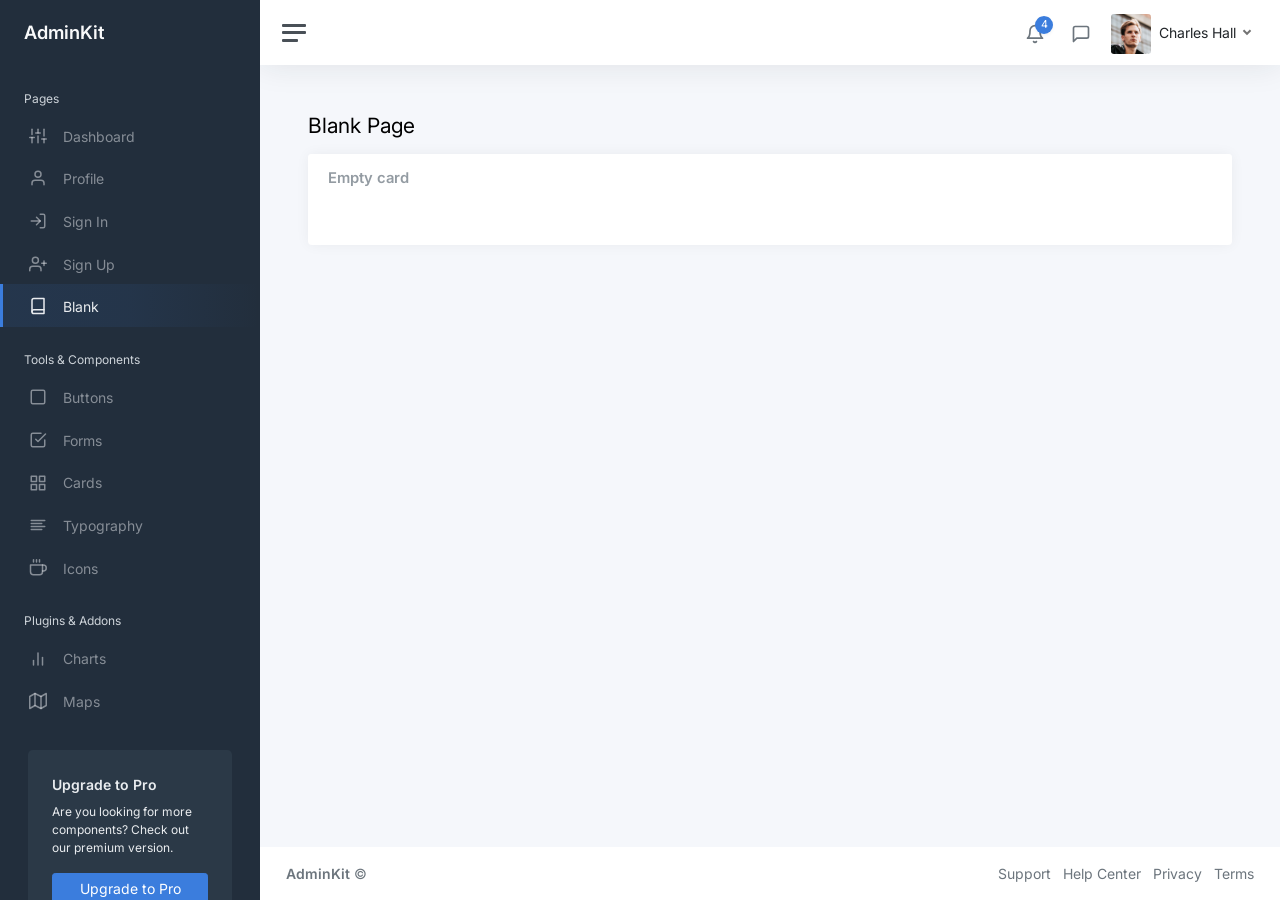
<file: BlogWebApplication.Web/wwwroot/adminkit/static/pages-blank.html>
<!DOCTYPE html>
<html lang="en">

<head>
	<meta charset="utf-8">
	<meta http-equiv="X-UA-Compatible" content="IE=edge">
	<meta name="viewport" content="width=device-width, initial-scale=1, shrink-to-fit=no">
	<meta name="description" content="Responsive Admin &amp; Dashboard Template based on Bootstrap 5">
	<meta name="author" content="AdminKit">
	<meta name="keywords" content="adminkit, bootstrap, bootstrap 5, admin, dashboard, template, responsive, css, sass, html, theme, front-end, ui kit, web">

	<link rel="preconnect" href="https://fonts.gstatic.com">
	<link rel="shortcut icon" href="img/icons/icon-48x48.png" />

	<link rel="canonical" href="https://demo-basic.adminkit.io/pages-blank.html" />

	<title>Blank Page | AdminKit Demo</title>

	<link href="css/app.css" rel="stylesheet">
	<link href="https://fonts.googleapis.com/css2?family=Inter:wght@300;400;600&display=swap" rel="stylesheet">
</head>

<body>
	<div class="wrapper">
		<nav id="sidebar" class="sidebar js-sidebar">
			<div class="sidebar-content js-simplebar">
				<a class="sidebar-brand" href="index.html">
          <span class="align-middle">AdminKit</span>
        </a>

				<ul class="sidebar-nav">
					<li class="sidebar-header">
						Pages
					</li>

					<li class="sidebar-item">
						<a class="sidebar-link" href="index.html">
              <i class="align-middle" data-feather="sliders"></i> <span class="align-middle">Dashboard</span>
            </a>
					</li>

					<li class="sidebar-item">
						<a class="sidebar-link" href="pages-profile.html">
              <i class="align-middle" data-feather="user"></i> <span class="align-middle">Profile</span>
            </a>
					</li>

					<li class="sidebar-item">
						<a class="sidebar-link" href="pages-sign-in.html">
              <i class="align-middle" data-feather="log-in"></i> <span class="align-middle">Sign In</span>
            </a>
					</li>

					<li class="sidebar-item">
						<a class="sidebar-link" href="pages-sign-up.html">
              <i class="align-middle" data-feather="user-plus"></i> <span class="align-middle">Sign Up</span>
            </a>
					</li>

					<li class="sidebar-item active">
						<a class="sidebar-link" href="pages-blank.html">
              <i class="align-middle" data-feather="book"></i> <span class="align-middle">Blank</span>
            </a>
					</li>

					<li class="sidebar-header">
						Tools & Components
					</li>

					<li class="sidebar-item">
						<a class="sidebar-link" href="ui-buttons.html">
              <i class="align-middle" data-feather="square"></i> <span class="align-middle">Buttons</span>
            </a>
					</li>

					<li class="sidebar-item">
						<a class="sidebar-link" href="ui-forms.html">
              <i class="align-middle" data-feather="check-square"></i> <span class="align-middle">Forms</span>
            </a>
					</li>

					<li class="sidebar-item">
						<a class="sidebar-link" href="ui-cards.html">
              <i class="align-middle" data-feather="grid"></i> <span class="align-middle">Cards</span>
            </a>
					</li>

					<li class="sidebar-item">
						<a class="sidebar-link" href="ui-typography.html">
              <i class="align-middle" data-feather="align-left"></i> <span class="align-middle">Typography</span>
            </a>
					</li>

					<li class="sidebar-item">
						<a class="sidebar-link" href="icons-feather.html">
              <i class="align-middle" data-feather="coffee"></i> <span class="align-middle">Icons</span>
            </a>
					</li>

					<li class="sidebar-header">
						Plugins & Addons
					</li>

					<li class="sidebar-item">
						<a class="sidebar-link" href="charts-chartjs.html">
              <i class="align-middle" data-feather="bar-chart-2"></i> <span class="align-middle">Charts</span>
            </a>
					</li>

					<li class="sidebar-item">
						<a class="sidebar-link" href="maps-google.html">
              <i class="align-middle" data-feather="map"></i> <span class="align-middle">Maps</span>
            </a>
					</li>
				</ul>

				<div class="sidebar-cta">
					<div class="sidebar-cta-content">
						<strong class="d-inline-block mb-2">Upgrade to Pro</strong>
						<div class="mb-3 text-sm">
							Are you looking for more components? Check out our premium version.
						</div>
						<div class="d-grid">
							<a href="upgrade-to-pro.html" class="btn btn-primary">Upgrade to Pro</a>
						</div>
					</div>
				</div>
			</div>
		</nav>

		<div class="main">
			<nav class="navbar navbar-expand navbar-light navbar-bg">
				<a class="sidebar-toggle js-sidebar-toggle">
          <i class="hamburger align-self-center"></i>
        </a>

				<div class="navbar-collapse collapse">
					<ul class="navbar-nav navbar-align">
						<li class="nav-item dropdown">
							<a class="nav-icon dropdown-toggle" href="#" id="alertsDropdown" data-bs-toggle="dropdown">
								<div class="position-relative">
									<i class="align-middle" data-feather="bell"></i>
									<span class="indicator">4</span>
								</div>
							</a>
							<div class="dropdown-menu dropdown-menu-lg dropdown-menu-end py-0" aria-labelledby="alertsDropdown">
								<div class="dropdown-menu-header">
									4 New Notifications
								</div>
								<div class="list-group">
									<a href="#" class="list-group-item">
										<div class="row g-0 align-items-center">
											<div class="col-2">
												<i class="text-danger" data-feather="alert-circle"></i>
											</div>
											<div class="col-10">
												<div class="text-dark">Update completed</div>
												<div class="text-muted small mt-1">Restart server 12 to complete the update.</div>
												<div class="text-muted small mt-1">30m ago</div>
											</div>
										</div>
									</a>
									<a href="#" class="list-group-item">
										<div class="row g-0 align-items-center">
											<div class="col-2">
												<i class="text-warning" data-feather="bell"></i>
											</div>
											<div class="col-10">
												<div class="text-dark">Lorem ipsum</div>
												<div class="text-muted small mt-1">Aliquam ex eros, imperdiet vulputate hendrerit et.</div>
												<div class="text-muted small mt-1">2h ago</div>
											</div>
										</div>
									</a>
									<a href="#" class="list-group-item">
										<div class="row g-0 align-items-center">
											<div class="col-2">
												<i class="text-primary" data-feather="home"></i>
											</div>
											<div class="col-10">
												<div class="text-dark">Login from 192.186.1.8</div>
												<div class="text-muted small mt-1">5h ago</div>
											</div>
										</div>
									</a>
									<a href="#" class="list-group-item">
										<div class="row g-0 align-items-center">
											<div class="col-2">
												<i class="text-success" data-feather="user-plus"></i>
											</div>
											<div class="col-10">
												<div class="text-dark">New connection</div>
												<div class="text-muted small mt-1">Christina accepted your request.</div>
												<div class="text-muted small mt-1">14h ago</div>
											</div>
										</div>
									</a>
								</div>
								<div class="dropdown-menu-footer">
									<a href="#" class="text-muted">Show all notifications</a>
								</div>
							</div>
						</li>
						<li class="nav-item dropdown">
							<a class="nav-icon dropdown-toggle" href="#" id="messagesDropdown" data-bs-toggle="dropdown">
								<div class="position-relative">
									<i class="align-middle" data-feather="message-square"></i>
								</div>
							</a>
							<div class="dropdown-menu dropdown-menu-lg dropdown-menu-end py-0" aria-labelledby="messagesDropdown">
								<div class="dropdown-menu-header">
									<div class="position-relative">
										4 New Messages
									</div>
								</div>
								<div class="list-group">
									<a href="#" class="list-group-item">
										<div class="row g-0 align-items-center">
											<div class="col-2">
												<img src="img/avatars/avatar-5.jpg" class="avatar img-fluid rounded-circle" alt="Vanessa Tucker">
											</div>
											<div class="col-10 ps-2">
												<div class="text-dark">Vanessa Tucker</div>
												<div class="text-muted small mt-1">Nam pretium turpis et arcu. Duis arcu tortor.</div>
												<div class="text-muted small mt-1">15m ago</div>
											</div>
										</div>
									</a>
									<a href="#" class="list-group-item">
										<div class="row g-0 align-items-center">
											<div class="col-2">
												<img src="img/avatars/avatar-2.jpg" class="avatar img-fluid rounded-circle" alt="William Harris">
											</div>
											<div class="col-10 ps-2">
												<div class="text-dark">William Harris</div>
												<div class="text-muted small mt-1">Curabitur ligula sapien euismod vitae.</div>
												<div class="text-muted small mt-1">2h ago</div>
											</div>
										</div>
									</a>
									<a href="#" class="list-group-item">
										<div class="row g-0 align-items-center">
											<div class="col-2">
												<img src="img/avatars/avatar-4.jpg" class="avatar img-fluid rounded-circle" alt="Christina Mason">
											</div>
											<div class="col-10 ps-2">
												<div class="text-dark">Christina Mason</div>
												<div class="text-muted small mt-1">Pellentesque auctor neque nec urna.</div>
												<div class="text-muted small mt-1">4h ago</div>
											</div>
										</div>
									</a>
									<a href="#" class="list-group-item">
										<div class="row g-0 align-items-center">
											<div class="col-2">
												<img src="img/avatars/avatar-3.jpg" class="avatar img-fluid rounded-circle" alt="Sharon Lessman">
											</div>
											<div class="col-10 ps-2">
												<div class="text-dark">Sharon Lessman</div>
												<div class="text-muted small mt-1">Aenean tellus metus, bibendum sed, posuere ac, mattis non.</div>
												<div class="text-muted small mt-1">5h ago</div>
											</div>
										</div>
									</a>
								</div>
								<div class="dropdown-menu-footer">
									<a href="#" class="text-muted">Show all messages</a>
								</div>
							</div>
						</li>
						<li class="nav-item dropdown">
							<a class="nav-icon dropdown-toggle d-inline-block d-sm-none" href="#" data-bs-toggle="dropdown">
                <i class="align-middle" data-feather="settings"></i>
              </a>

							<a class="nav-link dropdown-toggle d-none d-sm-inline-block" href="#" data-bs-toggle="dropdown">
                <img src="img/avatars/avatar.jpg" class="avatar img-fluid rounded me-1" alt="Charles Hall" /> <span class="text-dark">Charles Hall</span>
              </a>
							<div class="dropdown-menu dropdown-menu-end">
								<a class="dropdown-item" href="pages-profile.html"><i class="align-middle me-1" data-feather="user"></i> Profile</a>
								<a class="dropdown-item" href="#"><i class="align-middle me-1" data-feather="pie-chart"></i> Analytics</a>
								<div class="dropdown-divider"></div>
								<a class="dropdown-item" href="index.html"><i class="align-middle me-1" data-feather="settings"></i> Settings & Privacy</a>
								<a class="dropdown-item" href="#"><i class="align-middle me-1" data-feather="help-circle"></i> Help Center</a>
								<div class="dropdown-divider"></div>
								<a class="dropdown-item" href="#">Log out</a>
							</div>
						</li>
					</ul>
				</div>
			</nav>

			<main class="content">
				<div class="container-fluid p-0">

					<h1 class="h3 mb-3">Blank Page</h1>

					<div class="row">
						<div class="col-12">
							<div class="card">
								<div class="card-header">
									<h5 class="card-title mb-0">Empty card</h5>
								</div>
								<div class="card-body">
								</div>
							</div>
						</div>
					</div>

				</div>
			</main>

			<footer class="footer">
				<div class="container-fluid">
					<div class="row text-muted">
						<div class="col-6 text-start">
							<p class="mb-0">
								<a class="text-muted" href="https://adminkit.io/" target="_blank"><strong>AdminKit</strong></a> &copy;
							</p>
						</div>
						<div class="col-6 text-end">
							<ul class="list-inline">
								<li class="list-inline-item">
									<a class="text-muted" href="https://adminkit.io/" target="_blank">Support</a>
								</li>
								<li class="list-inline-item">
									<a class="text-muted" href="https://adminkit.io/" target="_blank">Help Center</a>
								</li>
								<li class="list-inline-item">
									<a class="text-muted" href="https://adminkit.io/" target="_blank">Privacy</a>
								</li>
								<li class="list-inline-item">
									<a class="text-muted" href="https://adminkit.io/" target="_blank">Terms</a>
								</li>
							</ul>
						</div>
					</div>
				</div>
			</footer>
		</div>
	</div>

	<script src="js/app.js"></script>

</body>

</html>
</file>
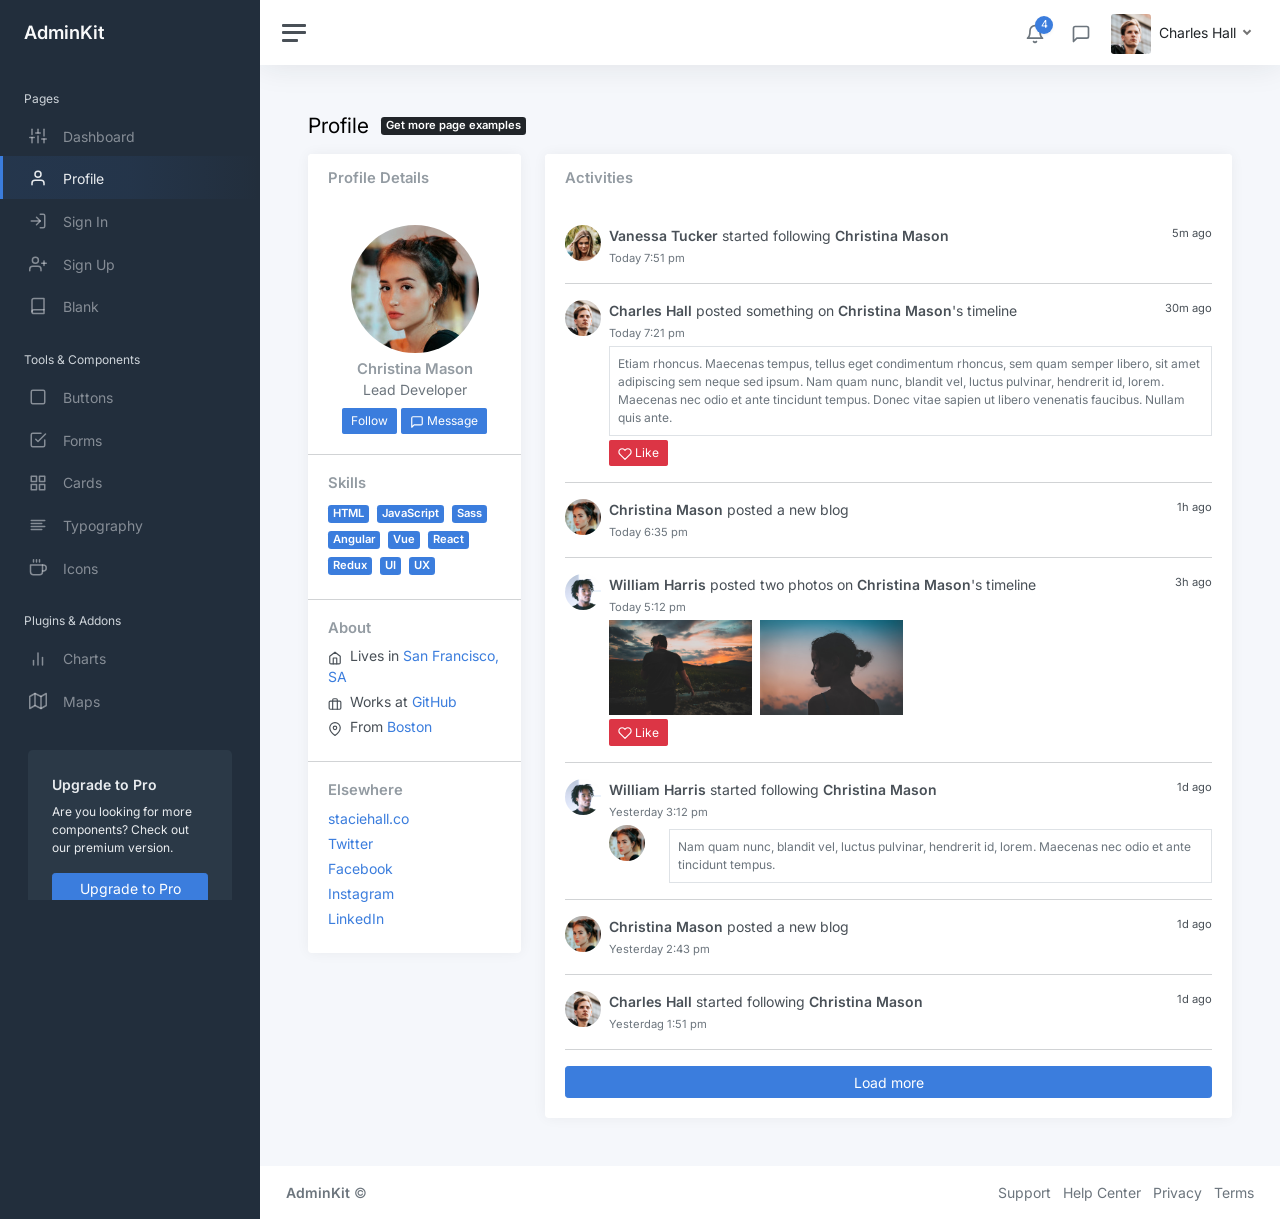
<file: BlogWebApplication.Web/wwwroot/adminkit/static/pages-profile.html>
<!DOCTYPE html>
<html lang="en">

<head>
	<meta charset="utf-8">
	<meta http-equiv="X-UA-Compatible" content="IE=edge">
	<meta name="viewport" content="width=device-width, initial-scale=1, shrink-to-fit=no">
	<meta name="description" content="Responsive Admin &amp; Dashboard Template based on Bootstrap 5">
	<meta name="author" content="AdminKit">
	<meta name="keywords" content="adminkit, bootstrap, bootstrap 5, admin, dashboard, template, responsive, css, sass, html, theme, front-end, ui kit, web">

	<link rel="preconnect" href="https://fonts.gstatic.com">
	<link rel="shortcut icon" href="img/icons/icon-48x48.png" />

	<link rel="canonical" href="https://demo-basic.adminkit.io/pages-profile.html" />

	<title>Profile | AdminKit Demo</title>

	<link href="css/app.css" rel="stylesheet">
	<link href="https://fonts.googleapis.com/css2?family=Inter:wght@300;400;600&display=swap" rel="stylesheet">
</head>

<body>
	<div class="wrapper">
		<nav id="sidebar" class="sidebar js-sidebar">
			<div class="sidebar-content js-simplebar">
				<a class="sidebar-brand" href="index.html">
          <span class="align-middle">AdminKit</span>
        </a>

				<ul class="sidebar-nav">
					<li class="sidebar-header">
						Pages
					</li>

					<li class="sidebar-item">
						<a class="sidebar-link" href="index.html">
              <i class="align-middle" data-feather="sliders"></i> <span class="align-middle">Dashboard</span>
            </a>
					</li>

					<li class="sidebar-item active">
						<a class="sidebar-link" href="pages-profile.html">
              <i class="align-middle" data-feather="user"></i> <span class="align-middle">Profile</span>
            </a>
					</li>

					<li class="sidebar-item">
						<a class="sidebar-link" href="pages-sign-in.html">
              <i class="align-middle" data-feather="log-in"></i> <span class="align-middle">Sign In</span>
            </a>
					</li>

					<li class="sidebar-item">
						<a class="sidebar-link" href="pages-sign-up.html">
              <i class="align-middle" data-feather="user-plus"></i> <span class="align-middle">Sign Up</span>
            </a>
					</li>

					<li class="sidebar-item">
						<a class="sidebar-link" href="pages-blank.html">
              <i class="align-middle" data-feather="book"></i> <span class="align-middle">Blank</span>
            </a>
					</li>

					<li class="sidebar-header">
						Tools & Components
					</li>

					<li class="sidebar-item">
						<a class="sidebar-link" href="ui-buttons.html">
              <i class="align-middle" data-feather="square"></i> <span class="align-middle">Buttons</span>
            </a>
					</li>

					<li class="sidebar-item">
						<a class="sidebar-link" href="ui-forms.html">
              <i class="align-middle" data-feather="check-square"></i> <span class="align-middle">Forms</span>
            </a>
					</li>

					<li class="sidebar-item">
						<a class="sidebar-link" href="ui-cards.html">
              <i class="align-middle" data-feather="grid"></i> <span class="align-middle">Cards</span>
            </a>
					</li>

					<li class="sidebar-item">
						<a class="sidebar-link" href="ui-typography.html">
              <i class="align-middle" data-feather="align-left"></i> <span class="align-middle">Typography</span>
            </a>
					</li>

					<li class="sidebar-item">
						<a class="sidebar-link" href="icons-feather.html">
              <i class="align-middle" data-feather="coffee"></i> <span class="align-middle">Icons</span>
            </a>
					</li>

					<li class="sidebar-header">
						Plugins & Addons
					</li>

					<li class="sidebar-item">
						<a class="sidebar-link" href="charts-chartjs.html">
              <i class="align-middle" data-feather="bar-chart-2"></i> <span class="align-middle">Charts</span>
            </a>
					</li>

					<li class="sidebar-item">
						<a class="sidebar-link" href="maps-google.html">
              <i class="align-middle" data-feather="map"></i> <span class="align-middle">Maps</span>
            </a>
					</li>
				</ul>

				<div class="sidebar-cta">
					<div class="sidebar-cta-content">
						<strong class="d-inline-block mb-2">Upgrade to Pro</strong>
						<div class="mb-3 text-sm">
							Are you looking for more components? Check out our premium version.
						</div>
						<div class="d-grid">
							<a href="upgrade-to-pro.html" class="btn btn-primary">Upgrade to Pro</a>
						</div>
					</div>
				</div>
			</div>
		</nav>

		<div class="main">
			<nav class="navbar navbar-expand navbar-light navbar-bg">
				<a class="sidebar-toggle js-sidebar-toggle">
          <i class="hamburger align-self-center"></i>
        </a>

				<div class="navbar-collapse collapse">
					<ul class="navbar-nav navbar-align">
						<li class="nav-item dropdown">
							<a class="nav-icon dropdown-toggle" href="#" id="alertsDropdown" data-bs-toggle="dropdown">
								<div class="position-relative">
									<i class="align-middle" data-feather="bell"></i>
									<span class="indicator">4</span>
								</div>
							</a>
							<div class="dropdown-menu dropdown-menu-lg dropdown-menu-end py-0" aria-labelledby="alertsDropdown">
								<div class="dropdown-menu-header">
									4 New Notifications
								</div>
								<div class="list-group">
									<a href="#" class="list-group-item">
										<div class="row g-0 align-items-center">
											<div class="col-2">
												<i class="text-danger" data-feather="alert-circle"></i>
											</div>
											<div class="col-10">
												<div class="text-dark">Update completed</div>
												<div class="text-muted small mt-1">Restart server 12 to complete the update.</div>
												<div class="text-muted small mt-1">30m ago</div>
											</div>
										</div>
									</a>
									<a href="#" class="list-group-item">
										<div class="row g-0 align-items-center">
											<div class="col-2">
												<i class="text-warning" data-feather="bell"></i>
											</div>
											<div class="col-10">
												<div class="text-dark">Lorem ipsum</div>
												<div class="text-muted small mt-1">Aliquam ex eros, imperdiet vulputate hendrerit et.</div>
												<div class="text-muted small mt-1">2h ago</div>
											</div>
										</div>
									</a>
									<a href="#" class="list-group-item">
										<div class="row g-0 align-items-center">
											<div class="col-2">
												<i class="text-primary" data-feather="home"></i>
											</div>
											<div class="col-10">
												<div class="text-dark">Login from 192.186.1.8</div>
												<div class="text-muted small mt-1">5h ago</div>
											</div>
										</div>
									</a>
									<a href="#" class="list-group-item">
										<div class="row g-0 align-items-center">
											<div class="col-2">
												<i class="text-success" data-feather="user-plus"></i>
											</div>
											<div class="col-10">
												<div class="text-dark">New connection</div>
												<div class="text-muted small mt-1">Christina accepted your request.</div>
												<div class="text-muted small mt-1">14h ago</div>
											</div>
										</div>
									</a>
								</div>
								<div class="dropdown-menu-footer">
									<a href="#" class="text-muted">Show all notifications</a>
								</div>
							</div>
						</li>
						<li class="nav-item dropdown">
							<a class="nav-icon dropdown-toggle" href="#" id="messagesDropdown" data-bs-toggle="dropdown">
								<div class="position-relative">
									<i class="align-middle" data-feather="message-square"></i>
								</div>
							</a>
							<div class="dropdown-menu dropdown-menu-lg dropdown-menu-end py-0" aria-labelledby="messagesDropdown">
								<div class="dropdown-menu-header">
									<div class="position-relative">
										4 New Messages
									</div>
								</div>
								<div class="list-group">
									<a href="#" class="list-group-item">
										<div class="row g-0 align-items-center">
											<div class="col-2">
												<img src="img/avatars/avatar-5.jpg" class="avatar img-fluid rounded-circle" alt="Vanessa Tucker">
											</div>
											<div class="col-10 ps-2">
												<div class="text-dark">Vanessa Tucker</div>
												<div class="text-muted small mt-1">Nam pretium turpis et arcu. Duis arcu tortor.</div>
												<div class="text-muted small mt-1">15m ago</div>
											</div>
										</div>
									</a>
									<a href="#" class="list-group-item">
										<div class="row g-0 align-items-center">
											<div class="col-2">
												<img src="img/avatars/avatar-2.jpg" class="avatar img-fluid rounded-circle" alt="William Harris">
											</div>
											<div class="col-10 ps-2">
												<div class="text-dark">William Harris</div>
												<div class="text-muted small mt-1">Curabitur ligula sapien euismod vitae.</div>
												<div class="text-muted small mt-1">2h ago</div>
											</div>
										</div>
									</a>
									<a href="#" class="list-group-item">
										<div class="row g-0 align-items-center">
											<div class="col-2">
												<img src="img/avatars/avatar-4.jpg" class="avatar img-fluid rounded-circle" alt="Christina Mason">
											</div>
											<div class="col-10 ps-2">
												<div class="text-dark">Christina Mason</div>
												<div class="text-muted small mt-1">Pellentesque auctor neque nec urna.</div>
												<div class="text-muted small mt-1">4h ago</div>
											</div>
										</div>
									</a>
									<a href="#" class="list-group-item">
										<div class="row g-0 align-items-center">
											<div class="col-2">
												<img src="img/avatars/avatar-3.jpg" class="avatar img-fluid rounded-circle" alt="Sharon Lessman">
											</div>
											<div class="col-10 ps-2">
												<div class="text-dark">Sharon Lessman</div>
												<div class="text-muted small mt-1">Aenean tellus metus, bibendum sed, posuere ac, mattis non.</div>
												<div class="text-muted small mt-1">5h ago</div>
											</div>
										</div>
									</a>
								</div>
								<div class="dropdown-menu-footer">
									<a href="#" class="text-muted">Show all messages</a>
								</div>
							</div>
						</li>
						<li class="nav-item dropdown">
							<a class="nav-icon dropdown-toggle d-inline-block d-sm-none" href="#" data-bs-toggle="dropdown">
                <i class="align-middle" data-feather="settings"></i>
              </a>

							<a class="nav-link dropdown-toggle d-none d-sm-inline-block" href="#" data-bs-toggle="dropdown">
                <img src="img/avatars/avatar.jpg" class="avatar img-fluid rounded me-1" alt="Charles Hall" /> <span class="text-dark">Charles Hall</span>
              </a>
							<div class="dropdown-menu dropdown-menu-end">
								<a class="dropdown-item" href="pages-profile.html"><i class="align-middle me-1" data-feather="user"></i> Profile</a>
								<a class="dropdown-item" href="#"><i class="align-middle me-1" data-feather="pie-chart"></i> Analytics</a>
								<div class="dropdown-divider"></div>
								<a class="dropdown-item" href="index.html"><i class="align-middle me-1" data-feather="settings"></i> Settings & Privacy</a>
								<a class="dropdown-item" href="#"><i class="align-middle me-1" data-feather="help-circle"></i> Help Center</a>
								<div class="dropdown-divider"></div>
								<a class="dropdown-item" href="#">Log out</a>
							</div>
						</li>
					</ul>
				</div>
			</nav>

			<main class="content">
				<div class="container-fluid p-0">

					<div class="mb-3">
						<h1 class="h3 d-inline align-middle">Profile</h1>
						<a class="badge bg-dark text-white ms-2" href="upgrade-to-pro.html">
      Get more page examples
  </a>
					</div>
					<div class="row">
						<div class="col-md-4 col-xl-3">
							<div class="card mb-3">
								<div class="card-header">
									<h5 class="card-title mb-0">Profile Details</h5>
								</div>
								<div class="card-body text-center">
									<img src="img/avatars/avatar-4.jpg" alt="Christina Mason" class="img-fluid rounded-circle mb-2" width="128" height="128" />
									<h5 class="card-title mb-0">Christina Mason</h5>
									<div class="text-muted mb-2">Lead Developer</div>

									<div>
										<a class="btn btn-primary btn-sm" href="#">Follow</a>
										<a class="btn btn-primary btn-sm" href="#"><span data-feather="message-square"></span> Message</a>
									</div>
								</div>
								<hr class="my-0" />
								<div class="card-body">
									<h5 class="h6 card-title">Skills</h5>
									<a href="#" class="badge bg-primary me-1 my-1">HTML</a>
									<a href="#" class="badge bg-primary me-1 my-1">JavaScript</a>
									<a href="#" class="badge bg-primary me-1 my-1">Sass</a>
									<a href="#" class="badge bg-primary me-1 my-1">Angular</a>
									<a href="#" class="badge bg-primary me-1 my-1">Vue</a>
									<a href="#" class="badge bg-primary me-1 my-1">React</a>
									<a href="#" class="badge bg-primary me-1 my-1">Redux</a>
									<a href="#" class="badge bg-primary me-1 my-1">UI</a>
									<a href="#" class="badge bg-primary me-1 my-1">UX</a>
								</div>
								<hr class="my-0" />
								<div class="card-body">
									<h5 class="h6 card-title">About</h5>
									<ul class="list-unstyled mb-0">
										<li class="mb-1"><span data-feather="home" class="feather-sm me-1"></span> Lives in <a href="#">San Francisco, SA</a></li>

										<li class="mb-1"><span data-feather="briefcase" class="feather-sm me-1"></span> Works at <a href="#">GitHub</a></li>
										<li class="mb-1"><span data-feather="map-pin" class="feather-sm me-1"></span> From <a href="#">Boston</a></li>
									</ul>
								</div>
								<hr class="my-0" />
								<div class="card-body">
									<h5 class="h6 card-title">Elsewhere</h5>
									<ul class="list-unstyled mb-0">
										<li class="mb-1"><a href="#">staciehall.co</a></li>
										<li class="mb-1"><a href="#">Twitter</a></li>
										<li class="mb-1"><a href="#">Facebook</a></li>
										<li class="mb-1"><a href="#">Instagram</a></li>
										<li class="mb-1"><a href="#">LinkedIn</a></li>
									</ul>
								</div>
							</div>
						</div>

						<div class="col-md-8 col-xl-9">
							<div class="card">
								<div class="card-header">

									<h5 class="card-title mb-0">Activities</h5>
								</div>
								<div class="card-body h-100">

									<div class="d-flex align-items-start">
										<img src="img/avatars/avatar-5.jpg" width="36" height="36" class="rounded-circle me-2" alt="Vanessa Tucker">
										<div class="flex-grow-1">
											<small class="float-end text-navy">5m ago</small>
											<strong>Vanessa Tucker</strong> started following <strong>Christina Mason</strong><br />
											<small class="text-muted">Today 7:51 pm</small><br />

										</div>
									</div>

									<hr />
									<div class="d-flex align-items-start">
										<img src="img/avatars/avatar.jpg" width="36" height="36" class="rounded-circle me-2" alt="Charles Hall">
										<div class="flex-grow-1">
											<small class="float-end text-navy">30m ago</small>
											<strong>Charles Hall</strong> posted something on <strong>Christina Mason</strong>'s timeline<br />
											<small class="text-muted">Today 7:21 pm</small>

											<div class="border text-sm text-muted p-2 mt-1">
												Etiam rhoncus. Maecenas tempus, tellus eget condimentum rhoncus, sem quam semper libero, sit amet adipiscing sem neque sed ipsum. Nam quam nunc, blandit vel, luctus
												pulvinar, hendrerit id, lorem. Maecenas nec odio et ante tincidunt tempus. Donec vitae sapien ut libero venenatis faucibus. Nullam quis ante.
											</div>

											<a href="#" class="btn btn-sm btn-danger mt-1"><i class="feather-sm" data-feather="heart"></i> Like</a>
										</div>
									</div>

									<hr />
									<div class="d-flex align-items-start">
										<img src="img/avatars/avatar-4.jpg" width="36" height="36" class="rounded-circle me-2" alt="Christina Mason">
										<div class="flex-grow-1">
											<small class="float-end text-navy">1h ago</small>
											<strong>Christina Mason</strong> posted a new blog<br />

											<small class="text-muted">Today 6:35 pm</small>
										</div>
									</div>

									<hr />
									<div class="d-flex align-items-start">
										<img src="img/avatars/avatar-2.jpg" width="36" height="36" class="rounded-circle me-2" alt="William Harris">
										<div class="flex-grow-1">
											<small class="float-end text-navy">3h ago</small>
											<strong>William Harris</strong> posted two photos on <strong>Christina Mason</strong>'s timeline<br />
											<small class="text-muted">Today 5:12 pm</small>

											<div class="row g-0 mt-1">
												<div class="col-6 col-md-4 col-lg-4 col-xl-3">
													<img src="img/photos/unsplash-1.jpg" class="img-fluid pe-2" alt="Unsplash">
												</div>
												<div class="col-6 col-md-4 col-lg-4 col-xl-3">
													<img src="img/photos/unsplash-2.jpg" class="img-fluid pe-2" alt="Unsplash">
												</div>
											</div>

											<a href="#" class="btn btn-sm btn-danger mt-1"><i class="feather-sm" data-feather="heart"></i> Like</a>
										</div>
									</div>

									<hr />
									<div class="d-flex align-items-start">
										<img src="img/avatars/avatar-2.jpg" width="36" height="36" class="rounded-circle me-2" alt="William Harris">
										<div class="flex-grow-1">
											<small class="float-end text-navy">1d ago</small>
											<strong>William Harris</strong> started following <strong>Christina Mason</strong><br />
											<small class="text-muted">Yesterday 3:12 pm</small>

											<div class="d-flex align-items-start mt-1">
												<a class="pe-3" href="#">
                <img src="img/avatars/avatar-4.jpg" width="36" height="36" class="rounded-circle me-2" alt="Christina Mason">
              </a>
												<div class="flex-grow-1">
													<div class="border text-sm text-muted p-2 mt-1">
														Nam quam nunc, blandit vel, luctus pulvinar, hendrerit id, lorem. Maecenas nec odio et ante tincidunt tempus.
													</div>
												</div>
											</div>
										</div>
									</div>

									<hr />
									<div class="d-flex align-items-start">
										<img src="img/avatars/avatar-4.jpg" width="36" height="36" class="rounded-circle me-2" alt="Christina Mason">
										<div class="flex-grow-1">
											<small class="float-end text-navy">1d ago</small>
											<strong>Christina Mason</strong> posted a new blog<br />
											<small class="text-muted">Yesterday 2:43 pm</small>
										</div>
									</div>

									<hr />
									<div class="d-flex align-items-start">
										<img src="img/avatars/avatar.jpg" width="36" height="36" class="rounded-circle me-2" alt="Charles Hall">
										<div class="flex-grow-1">
											<small class="float-end text-navy">1d ago</small>
											<strong>Charles Hall</strong> started following <strong>Christina Mason</strong><br />
											<small class="text-muted">Yesterdag 1:51 pm</small>
										</div>
									</div>

									<hr />
									<div class="d-grid">
										<a href="#" class="btn btn-primary">Load more</a>
									</div>
								</div>
							</div>
						</div>
					</div>

				</div>
			</main>

			<footer class="footer">
				<div class="container-fluid">
					<div class="row text-muted">
						<div class="col-6 text-start">
							<p class="mb-0">
								<a class="text-muted" href="https://adminkit.io/" target="_blank"><strong>AdminKit</strong></a> &copy;
							</p>
						</div>
						<div class="col-6 text-end">
							<ul class="list-inline">
								<li class="list-inline-item">
									<a class="text-muted" href="https://adminkit.io/" target="_blank">Support</a>
								</li>
								<li class="list-inline-item">
									<a class="text-muted" href="https://adminkit.io/" target="_blank">Help Center</a>
								</li>
								<li class="list-inline-item">
									<a class="text-muted" href="https://adminkit.io/" target="_blank">Privacy</a>
								</li>
								<li class="list-inline-item">
									<a class="text-muted" href="https://adminkit.io/" target="_blank">Terms</a>
								</li>
							</ul>
						</div>
					</div>
				</div>
			</footer>
		</div>
	</div>

	<script src="js/app.js"></script>

</body>

</html>
</file>
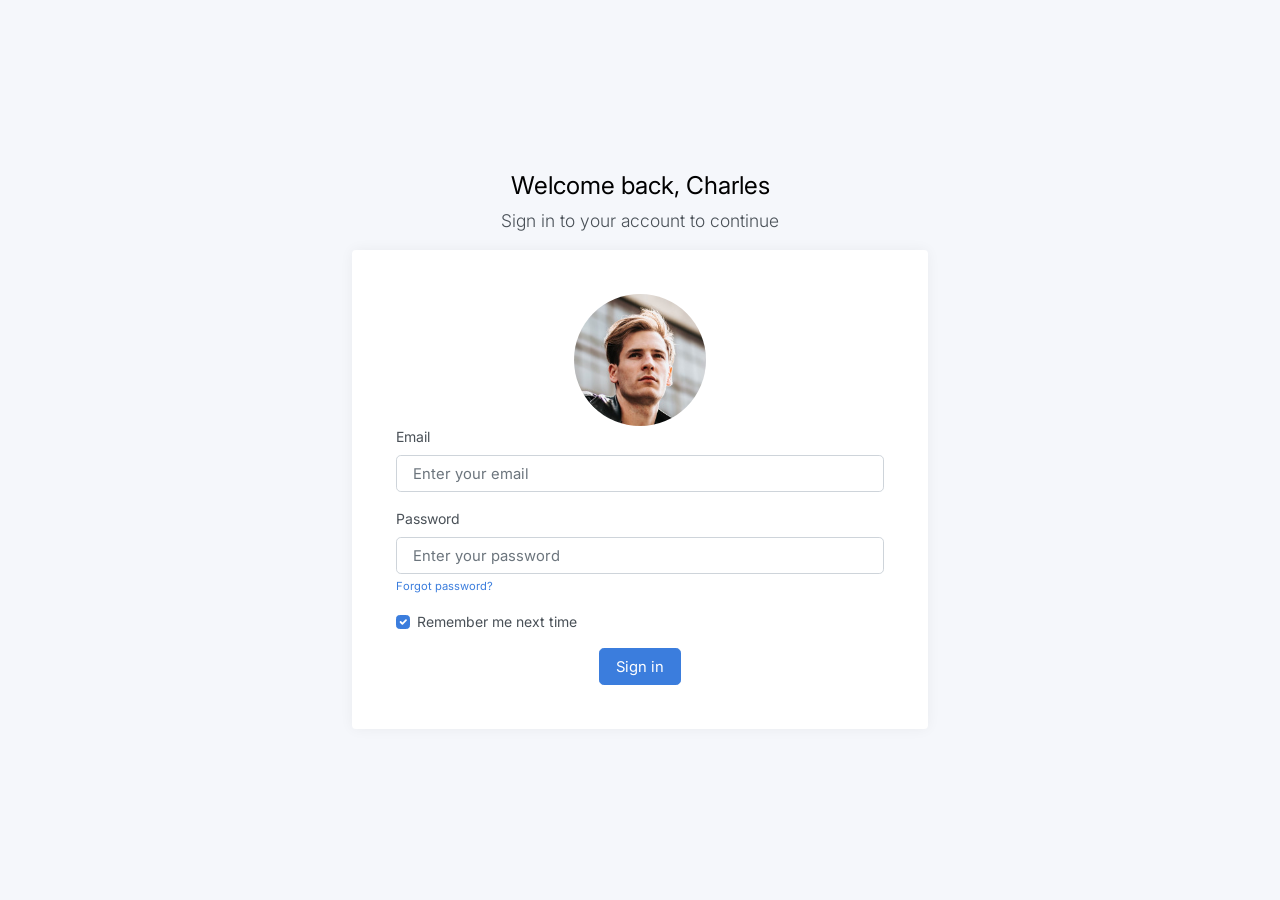
<file: BlogWebApplication.Web/wwwroot/adminkit/static/pages-sign-in.html>
<!DOCTYPE html>
<html lang="en">

<head>
	<meta charset="utf-8">
	<meta http-equiv="X-UA-Compatible" content="IE=edge">
	<meta name="viewport" content="width=device-width, initial-scale=1, shrink-to-fit=no">
	<meta name="description" content="Responsive Admin &amp; Dashboard Template based on Bootstrap 5">
	<meta name="author" content="AdminKit">
	<meta name="keywords" content="adminkit, bootstrap, bootstrap 5, admin, dashboard, template, responsive, css, sass, html, theme, front-end, ui kit, web">

	<link rel="preconnect" href="https://fonts.gstatic.com">
	<link rel="shortcut icon" href="img/icons/icon-48x48.png" />

	<link rel="canonical" href="https://demo-basic.adminkit.io/pages-sign-in.html" />

	<title>Sign In | AdminKit Demo</title>

	<link href="css/app.css" rel="stylesheet">
	<link href="https://fonts.googleapis.com/css2?family=Inter:wght@300;400;600&display=swap" rel="stylesheet">
</head>

<body>
	<main class="d-flex w-100">
		<div class="container d-flex flex-column">
			<div class="row vh-100">
				<div class="col-sm-10 col-md-8 col-lg-6 mx-auto d-table h-100">
					<div class="d-table-cell align-middle">

						<div class="text-center mt-4">
							<h1 class="h2">Welcome back, Charles</h1>
							<p class="lead">
								Sign in to your account to continue
							</p>
						</div>

						<div class="card">
							<div class="card-body">
								<div class="m-sm-4">
									<div class="text-center">
										<img src="img/avatars/avatar.jpg" alt="Charles Hall" class="img-fluid rounded-circle" width="132" height="132" />
									</div>
									<form>
										<div class="mb-3">
											<label class="form-label">Email</label>
											<input class="form-control form-control-lg" type="email" name="email" placeholder="Enter your email" />
										</div>
										<div class="mb-3">
											<label class="form-label">Password</label>
											<input class="form-control form-control-lg" type="password" name="password" placeholder="Enter your password" />
											<small>
            <a href="index.html">Forgot password?</a>
          </small>
										</div>
										<div>
											<label class="form-check">
            <input class="form-check-input" type="checkbox" value="remember-me" name="remember-me" checked>
            <span class="form-check-label">
              Remember me next time
            </span>
          </label>
										</div>
										<div class="text-center mt-3">
											<a href="index.html" class="btn btn-lg btn-primary">Sign in</a>
											<!-- <button type="submit" class="btn btn-lg btn-primary">Sign in</button> -->
										</div>
									</form>
								</div>
							</div>
						</div>

					</div>
				</div>
			</div>
		</div>
	</main>

	<script src="js/app.js"></script>

</body>

</html>
</file>
<file: BlogWebApplication.Web/wwwroot/AdminTema/assets/vendors/css/vendor.bundle.base.css>
/*
 * Container style
 */
.ps {
  overflow: hidden !important;
  overflow-anchor: none;
  -ms-overflow-style: none;
  touch-action: auto;
  -ms-touch-action: auto;
}

/*
 * Scrollbar rail styles
 */
.ps__rail-x {
  display: none;
  opacity: 0;
  transition: background-color .2s linear, opacity .2s linear;
  -webkit-transition: background-color .2s linear, opacity .2s linear;
  height: 15px;
  /* there must be 'bottom' or 'top' for ps__rail-x */
  bottom: 0px;
  /* please don't change 'position' */
  position: absolute;
}

.ps__rail-y {
  display: none;
  opacity: 0;
  transition: background-color .2s linear, opacity .2s linear;
  -webkit-transition: background-color .2s linear, opacity .2s linear;
  width: 15px;
  /* there must be 'right' or 'left' for ps__rail-y */
  right: 0;
  /* please don't change 'position' */
  position: absolute;
}

.ps--active-x > .ps__rail-x,
.ps--active-y > .ps__rail-y {
  display: block;
  background-color: transparent;
}

.ps:hover > .ps__rail-x,
.ps:hover > .ps__rail-y,
.ps--focus > .ps__rail-x,
.ps--focus > .ps__rail-y,
.ps--scrolling-x > .ps__rail-x,
.ps--scrolling-y > .ps__rail-y {
  opacity: 0.6;
}

.ps .ps__rail-x:hover,
.ps .ps__rail-y:hover,
.ps .ps__rail-x:focus,
.ps .ps__rail-y:focus,
.ps .ps__rail-x.ps--clicking,
.ps .ps__rail-y.ps--clicking {
  background-color: #eee;
  opacity: 0.9;
}

/*
 * Scrollbar thumb styles
 */
.ps__thumb-x {
  background-color: #aaa;
  border-radius: 6px;
  transition: background-color .2s linear, height .2s ease-in-out;
  -webkit-transition: background-color .2s linear, height .2s ease-in-out;
  height: 6px;
  /* there must be 'bottom' for ps__thumb-x */
  bottom: 2px;
  /* please don't change 'position' */
  position: absolute;
}

.ps__thumb-y {
  background-color: #aaa;
  border-radius: 6px;
  transition: background-color .2s linear, width .2s ease-in-out;
  -webkit-transition: background-color .2s linear, width .2s ease-in-out;
  width: 6px;
  /* there must be 'right' for ps__thumb-y */
  right: 2px;
  /* please don't change 'position' */
  position: absolute;
}

.ps__rail-x:hover > .ps__thumb-x,
.ps__rail-x:focus > .ps__thumb-x,
.ps__rail-x.ps--clicking .ps__thumb-x {
  background-color: #999;
  height: 11px;
}

.ps__rail-y:hover > .ps__thumb-y,
.ps__rail-y:focus > .ps__thumb-y,
.ps__rail-y.ps--clicking .ps__thumb-y {
  background-color: #999;
  width: 11px;
}

/* MS supports */
@supports (-ms-overflow-style: none) {
  .ps {
    overflow: auto !important;
  }
}

@media screen and (-ms-high-contrast: active), (-ms-high-contrast: none) {
  .ps {
    overflow: auto !important;
  }
}
</file>
<file: BlogWebApplication.Web/wwwroot/webSite/assets/css/noscript.css>
body.is-preload .tiles article {
		-moz-transform: none;
		-webkit-transform: none;
		-ms-transform: none;
		transform: none;
		opacity: 1;
	}
</file>
<file: BlogWebApplication.Web/wwwroot/AdminTema/assets/css/style.css>
/*-------------------------------------------------------------------
  ===== Table of Contents =====

  * Bootstrap functions
  * Template variables
  * SCSS Compass Functions
  * Boostrap Main SCSS
  * Template mixins
    + Animation Mixins
    + Background Mixins
    + Badge Mixins
    + Button Mixins
    + Miscellaneous Mixins
    + BlockQuote Mixins
    + Cards Mixins
    + Color Functions Mixins
    + Tooltips
    + popovers
  * Core Styles
    + Reset Styles
    + Fonts
    + Functions
    + Backgrounds
    + Typography
    + Miscellaneous
    + Footer
    + Layouts
    + Utilities
    + Demo styles
  * Components
    + Badges
    + Boostrap Progress
    + Buttons
    + Breadcrumbs
    + Cards
    + Checkboxes and Radios
    + Dropdowns
    + Forms
    + Icons
    + Preview
    + Tables
    + Todo List
  * Landing screens
    + Auth
-------------------------------------------------------------------*/
/*-------------------------------------------------------------------*/
/* === Import Bootstrap functions and variables === */
/*-------------------------------------------------------------------*/
/* === Import template variables === */
/*-------------------------------------------------------------------*/
/* === SCSS Compass Functions === */

@-webkit-keyframes flash {
  0% {
    opacity: 1; }
  25% {
    opacity: 0; }
  50% {
    opacity: 1; }
  75% {
    opacity: 0; }
  100% {
    opacity: 1; } }

@keyframes flash {
  0% {
    opacity: 1; }
  25% {
    opacity: 0; }
  50% {
    opacity: 1; }
  75% {
    opacity: 0; }
  100% {
    opacity: 1; } }

@-webkit-keyframes bounce {
  0% {
    -webkit-transform: translateY(0);
    transform: translateY(0); }
  20% {
    -webkit-transform: translateY(0);
    transform: translateY(0); }
  40% {
    -webkit-transform: translateY(-30px);
    transform: translateY(-30px); }
  50% {
    -webkit-transform: translateY(0);
    transform: translateY(0); }
  60% {
    -webkit-transform: translateY(-15px);
    transform: translateY(-15px); }
  80% {
    -webkit-transform: translateY(0);
    transform: translateY(0); }
  100% {
    -webkit-transform: translateY(0);
    transform: translateY(0); } }

@keyframes bounce {
  0% {
    -webkit-transform: translateY(0);
    transform: translateY(0); }
  20% {
    -webkit-transform: translateY(0);
    transform: translateY(0); }
  40% {
    -webkit-transform: translateY(-30px);
    transform: translateY(-30px); }
  50% {
    -webkit-transform: translateY(0);
    transform: translateY(0); }
  60% {
    -webkit-transform: translateY(-15px);
    transform: translateY(-15px); }
  80% {
    -webkit-transform: translateY(0);
    transform: translateY(0); }
  100% {
    -webkit-transform: translateY(0);
    transform: translateY(0); } }

@-webkit-keyframes shake {
  0% {
    -webkit-transform: translateX(0);
    transform: translateX(0); }
  10% {
    -webkit-transform: translateX(-10px);
    transform: translateX(-10px); }
  20% {
    -webkit-transform: translateX(10px);
    transform: translateX(10px); }
  30% {
    -webkit-transform: translateX(-10px);
    transform: translateX(-10px); }
  40% {
    -webkit-transform: translateX(10px);
    transform: translateX(10px); }
  50% {
    -webkit-transform: translateX(-10px);
    transform: translateX(-10px); }
  60% {
    -webkit-transform: translateX(10px);
    transform: translateX(10px); }
  70% {
    -webkit-transform: translateX(-10px);
    transform: translateX(-10px); }
  80% {
    -webkit-transform: translateX(10px);
    transform: translateX(10px); }
  90% {
    -webkit-transform: translateX(-10px);
    transform: translateX(-10px); }
  100% {
    -webkit-transform: translateX(0);
    transform: translateX(0); } }

@keyframes shake {
  0% {
    -webkit-transform: translateX(0);
    transform: translateX(0); }
  10% {
    -webkit-transform: translateX(-10px);
    transform: translateX(-10px); }
  20% {
    -webkit-transform: translateX(10px);
    transform: translateX(10px); }
  30% {
    -webkit-transform: translateX(-10px);
    transform: translateX(-10px); }
  40% {
    -webkit-transform: translateX(10px);
    transform: translateX(10px); }
  50% {
    -webkit-transform: translateX(-10px);
    transform: translateX(-10px); }
  60% {
    -webkit-transform: translateX(10px);
    transform: translateX(10px); }
  70% {
    -webkit-transform: translateX(-10px);
    transform: translateX(-10px); }
  80% {
    -webkit-transform: translateX(10px);
    transform: translateX(10px); }
  90% {
    -webkit-transform: translateX(-10px);
    transform: translateX(-10px); }
  100% {
    -webkit-transform: translateX(0);
    transform: translateX(0); } }

@-webkit-keyframes tada {
  0% {
    -webkit-transform: scale(1, 1);
    transform: scale(1, 1); }
  10% {
    -webkit-transform: scale(0.9) rotate(-3deg);
    transform: scale(0.9) rotate(-3deg); }
  20% {
    -webkit-transform: scale(0.9) rotate(-3deg);
    transform: scale(0.9) rotate(-3deg); }
  30% {
    -webkit-transform: scale(1.1) rotate(3deg);
    transform: scale(1.1) rotate(3deg); }
  40% {
    -webkit-transform: scale(1.1) rotate(-3deg);
    transform: scale(1.1) rotate(-3deg); }
  50% {
    -webkit-transform: scale(1.1) rotate(3deg);
    transform: scale(1.1) rotate(3deg); }
  60% {
    -webkit-transform: scale(1.1) rotate(-3deg);
    transform: scale(1.1) rotate(-3deg); }
  70% {
    -webkit-transform: scale(1.1) rotate(3deg);
    transform: scale(1.1) rotate(3deg); }
  80% {
    -webkit-transform: scale(1.1) rotate(-3deg);
    transform: scale(1.1) rotate(-3deg); }
  90% {
    -webkit-transform: scale(1.1) rotate(3deg);
    transform: scale(1.1) rotate(3deg); }
  100% {
    -webkit-transform: scale(1) rotate(0);
    transform: scale(1) rotate(0); } }

@keyframes tada {
  0% {
    -webkit-transform: scale(1, 1);
    transform: scale(1, 1); }
  10% {
    -webkit-transform: scale(0.9) rotate(-3deg);
    transform: scale(0.9) rotate(-3deg); }
  20% {
    -webkit-transform: scale(0.9) rotate(-3deg);
    transform: scale(0.9) rotate(-3deg); }
  30% {
    -webkit-transform: scale(1.1) rotate(3deg);
    transform: scale(1.1) rotate(3deg); }
  40% {
    -webkit-transform: scale(1.1) rotate(-3deg);
    transform: scale(1.1) rotate(-3deg); }
  50% {
    -webkit-transform: scale(1.1) rotate(3deg);
    transform: scale(1.1) rotate(3deg); }
  60% {
    -webkit-transform: scale(1.1) rotate(-3deg);
    transform: scale(1.1) rotate(-3deg); }
  70% {
    -webkit-transform: scale(1.1) rotate(3deg);
    transform: scale(1.1) rotate(3deg); }
  80% {
    -webkit-transform: scale(1.1) rotate(-3deg);
    transform: scale(1.1) rotate(-3deg); }
  90% {
    -webkit-transform: scale(1.1) rotate(3deg);
    transform: scale(1.1) rotate(3deg); }
  100% {
    -webkit-transform: scale(1) rotate(0);
    transform: scale(1) rotate(0); } }

@-webkit-keyframes swing {
  20%, 40%, 60%, 80%, 100% {
    -webkit-transform-origin: top center 50%;
    transform-origin: top center 50%; }
  20% {
    -webkit-transform: rotate(15deg);
    transform: rotate(15deg); }
  40% {
    -webkit-transform: rotate(-10deg);
    transform: rotate(-10deg); }
  60% {
    -webkit-transform: rotate(5deg);
    transform: rotate(5deg); }
  80% {
    -webkit-transform: rotate(-5deg);
    transform: rotate(-5deg); }
  100% {
    -webkit-transform: rotate(0deg);
    transform: rotate(0deg); } }

@keyframes swing {
  20%, 40%, 60%, 80%, 100% {
    -webkit-transform-origin: top center 50%;
    transform-origin: top center 50%; }
  20% {
    -webkit-transform: rotate(15deg);
    transform: rotate(15deg); }
  40% {
    -webkit-transform: rotate(-10deg);
    transform: rotate(-10deg); }
  60% {
    -webkit-transform: rotate(5deg);
    transform: rotate(5deg); }
  80% {
    -webkit-transform: rotate(-5deg);
    transform: rotate(-5deg); }
  100% {
    -webkit-transform: rotate(0deg);
    transform: rotate(0deg); } }

@-webkit-keyframes wobble {
  0% {
    -webkit-transform: translateX(0%);
    transform: translateX(0%); }
  15% {
    -webkit-transform: translateX(-25%) rotate(-5deg);
    transform: translateX(-25%) rotate(-5deg); }
  30% {
    -webkit-transform: translateX(20%) rotate(3deg);
    transform: translateX(20%) rotate(3deg); }
  45% {
    -webkit-transform: translateX(-15%) rotate(-3deg);
    transform: translateX(-15%) rotate(-3deg); }
  60% {
    -webkit-transform: translateX(10%) rotate(2deg);
    transform: translateX(10%) rotate(2deg); }
  75% {
    -webkit-transform: translateX(-5%) rotate(-1deg);
    transform: translateX(-5%) rotate(-1deg); }
  100% {
    -webkit-transform: translateX(0%);
    transform: translateX(0%); } }

@keyframes wobble {
  0% {
    -webkit-transform: translateX(0%);
    transform: translateX(0%); }
  15% {
    -webkit-transform: translateX(-25%) rotate(-5deg);
    transform: translateX(-25%) rotate(-5deg); }
  30% {
    -webkit-transform: translateX(20%) rotate(3deg);
    transform: translateX(20%) rotate(3deg); }
  45% {
    -webkit-transform: translateX(-15%) rotate(-3deg);
    transform: translateX(-15%) rotate(-3deg); }
  60% {
    -webkit-transform: translateX(10%) rotate(2deg);
    transform: translateX(10%) rotate(2deg); }
  75% {
    -webkit-transform: translateX(-5%) rotate(-1deg);
    transform: translateX(-5%) rotate(-1deg); }
  100% {
    -webkit-transform: translateX(0%);
    transform: translateX(0%); } }

@-webkit-keyframes pulse {
  0% {
    -webkit-transform: scale(1, 1);
    transform: scale(1, 1); }
  50% {
    -webkit-transform: scale(1.1, 1.1);
    transform: scale(1.1, 1.1); }
  100% {
    -webkit-transform: scale(1, 1);
    transform: scale(1, 1); } }

@keyframes pulse {
  0% {
    -webkit-transform: scale(1, 1);
    transform: scale(1, 1); }
  50% {
    -webkit-transform: scale(1.1, 1.1);
    transform: scale(1.1, 1.1); }
  100% {
    -webkit-transform: scale(1, 1);
    transform: scale(1, 1); } }

@-webkit-keyframes wiggle {
  0% {
    -webkit-transform: skewX(9deg);
    transform: skewX(9deg); }
  10% {
    -webkit-transform: skewX(-8deg);
    transform: skewX(-8deg); }
  20% {
    -webkit-transform: skewX(7deg);
    transform: skewX(7deg); }
  30% {
    -webkit-transform: skewX(-6deg);
    transform: skewX(-6deg); }
  40% {
    -webkit-transform: skewX(5deg);
    transform: skewX(5deg); }
  50% {
    -webkit-transform: skewX(-4deg);
    transform: skewX(-4deg); }
  60% {
    -webkit-transform: skewX(3deg);
    transform: skewX(3deg); }
  70% {
    -webkit-transform: skewX(-2deg);
    transform: skewX(-2deg); }
  80% {
    -webkit-transform: skewX(1deg);
    transform: skewX(1deg); }
  90% {
    -webkit-transform: skewX(0deg);
    transform: skewX(0deg); }
  100% {
    -webkit-transform: skewX(0deg);
    transform: skewX(0deg); } }

@keyframes wiggle {
  0% {
    -webkit-transform: skewX(9deg);
    transform: skewX(9deg); }
  10% {
    -webkit-transform: skewX(-8deg);
    transform: skewX(-8deg); }
  20% {
    -webkit-transform: skewX(7deg);
    transform: skewX(7deg); }
  30% {
    -webkit-transform: skewX(-6deg);
    transform: skewX(-6deg); }
  40% {
    -webkit-transform: skewX(5deg);
    transform: skewX(5deg); }
  50% {
    -webkit-transform: skewX(-4deg);
    transform: skewX(-4deg); }
  60% {
    -webkit-transform: skewX(3deg);
    transform: skewX(3deg); }
  70% {
    -webkit-transform: skewX(-2deg);
    transform: skewX(-2deg); }
  80% {
    -webkit-transform: skewX(1deg);
    transform: skewX(1deg); }
  90% {
    -webkit-transform: skewX(0deg);
    transform: skewX(0deg); }
  100% {
    -webkit-transform: skewX(0deg);
    transform: skewX(0deg); } }

@-webkit-keyframes bounceOut {
  0% {
    -webkit-transform: scale(1, 1);
    transform: scale(1, 1); }
  25% {
    -webkit-transform: scale(0.95, 0.95);
    transform: scale(0.95, 0.95); }
  50% {
    opacity: 1;
    -webkit-transform: scale(1.1, 1.1);
    transform: scale(1.1, 1.1); }
  100% {
    opacity: 0;
    -webkit-transform: scale(0.3, 0.3);
    transform: scale(0.3, 0.3); } }

@keyframes bounceOut {
  0% {
    -webkit-transform: scale(1, 1);
    transform: scale(1, 1); }
  25% {
    -webkit-transform: scale(0.95, 0.95);
    transform: scale(0.95, 0.95); }
  50% {
    opacity: 1;
    -webkit-transform: scale(1.1, 1.1);
    transform: scale(1.1, 1.1); }
  100% {
    opacity: 0;
    -webkit-transform: scale(0.3, 0.3);
    transform: scale(0.3, 0.3); } }

@-webkit-keyframes bounceOutUp {
  0% {
    -webkit-transform: translateY(0);
    transform: translateY(0); }
  20% {
    opacity: 1;
    -webkit-transform: translateY(20px);
    transform: translateY(20px); }
  100% {
    opacity: 0;
    -webkit-transform: translateY(-2000px);
    transform: translateY(-2000px); } }

@keyframes bounceOutUp {
  0% {
    -webkit-transform: translateY(0);
    transform: translateY(0); }
  20% {
    opacity: 1;
    -webkit-transform: translateY(20px);
    transform: translateY(20px); }
  100% {
    opacity: 0;
    -webkit-transform: translateY(-2000px);
    transform: translateY(-2000px); } }

@-webkit-keyframes bounceOutDown {
  0% {
    -webkit-transform: translateY(0);
    transform: translateY(0); }
  20% {
    opacity: 1;
    -webkit-transform: translateY(-20px);
    transform: translateY(-20px); }
  100% {
    opacity: 0;
    -webkit-transform: translateY(2000px);
    transform: translateY(2000px); } }

@keyframes bounceOutDown {
  0% {
    -webkit-transform: translateY(0);
    transform: translateY(0); }
  20% {
    opacity: 1;
    -webkit-transform: translateY(-20px);
    transform: translateY(-20px); }
  100% {
    opacity: 0;
    -webkit-transform: translateY(2000px);
    transform: translateY(2000px); } }

@-webkit-keyframes bounceOutLeft {
  0% {
    -webkit-transform: translateX(0);
    transform: translateX(0); }
  20% {
    opacity: 1;
    -webkit-transform: translateX(20px);
    transform: translateX(20px); }
  100% {
    opacity: 0;
    -webkit-transform: translateX(-2000px);
    transform: translateX(-2000px); } }

@keyframes bounceOutLeft {
  0% {
    -webkit-transform: translateX(0);
    transform: translateX(0); }
  20% {
    opacity: 1;
    -webkit-transform: translateX(20px);
    transform: translateX(20px); }
  100% {
    opacity: 0;
    -webkit-transform: translateX(-2000px);
    transform: translateX(-2000px); } }

@-webkit-keyframes bounceOutRight {
  0% {
    -webkit-transform: translateX(0);
    transform: translateX(0); }
  20% {
    opacity: 1;
    -webkit-transform: translateX(-20px);
    transform: translateX(-20px); }
  100% {
    opacity: 0;
    -webkit-transform: translateX(2000px);
    transform: translateX(2000px); } }

@keyframes bounceOutRight {
  0% {
    -webkit-transform: translateX(0);
    transform: translateX(0); }
  20% {
    opacity: 1;
    -webkit-transform: translateX(-20px);
    transform: translateX(-20px); }
  100% {
    opacity: 0;
    -webkit-transform: translateX(2000px);
    transform: translateX(2000px); } }

@-webkit-keyframes bounceIn {
  0% {
    opacity: 0;
    -webkit-transform: scale(0.3, 0.3);
    transform: scale(0.3, 0.3); }
  50% {
    opacity: 1;
    -webkit-transform: scale(1.05, 1.05);
    transform: scale(1.05, 1.05); }
  70% {
    -webkit-transform: scale(0.9, 0.9);
    transform: scale(0.9, 0.9); }
  100% {
    -webkit-transform: scale(1, 1);
    transform: scale(1, 1); } }

@keyframes bounceIn {
  0% {
    opacity: 0;
    -webkit-transform: scale(0.3, 0.3);
    transform: scale(0.3, 0.3); }
  50% {
    opacity: 1;
    -webkit-transform: scale(1.05, 1.05);
    transform: scale(1.05, 1.05); }
  70% {
    -webkit-transform: scale(0.9, 0.9);
    transform: scale(0.9, 0.9); }
  100% {
    -webkit-transform: scale(1, 1);
    transform: scale(1, 1); } }

@-webkit-keyframes bounceInDown {
  0% {
    opacity: 0;
    -webkit-transform: translateY(-2000px);
    transform: translateY(-2000px); }
  60% {
    opacity: 1;
    -webkit-transform: translateY(30px);
    transform: translateY(30px); }
  80% {
    -webkit-transform: translateY(-10px);
    transform: translateY(-10px); }
  100% {
    -webkit-transform: translateY(0);
    transform: translateY(0); } }

@keyframes bounceInDown {
  0% {
    opacity: 0;
    -webkit-transform: translateY(-2000px);
    transform: translateY(-2000px); }
  60% {
    opacity: 1;
    -webkit-transform: translateY(30px);
    transform: translateY(30px); }
  80% {
    -webkit-transform: translateY(-10px);
    transform: translateY(-10px); }
  100% {
    -webkit-transform: translateY(0);
    transform: translateY(0); } }

@-webkit-keyframes bounceInUp {
  0% {
    opacity: 0;
    -webkit-transform: translateY(2000px);
    transform: translateY(2000px); }
  60% {
    opacity: 1;
    -webkit-transform: translateY(-30px);
    transform: translateY(-30px); }
  80% {
    -webkit-transform: translateY(10px);
    transform: translateY(10px); }
  100% {
    -webkit-transform: translateY(0);
    transform: translateY(0); } }

@keyframes bounceInUp {
  0% {
    opacity: 0;
    -webkit-transform: translateY(2000px);
    transform: translateY(2000px); }
  60% {
    opacity: 1;
    -webkit-transform: translateY(-30px);
    transform: translateY(-30px); }
  80% {
    -webkit-transform: translateY(10px);
    transform: translateY(10px); }
  100% {
    -webkit-transform: translateY(0);
    transform: translateY(0); } }

@-webkit-keyframes bounceInRight {
  0% {
    opacity: 0;
    -webkit-transform: translateX(2000px);
    transform: translateX(2000px); }
  60% {
    opacity: 1;
    -webkit-transform: translateX(-30px);
    transform: translateX(-30px); }
  80% {
    -webkit-transform: translateX(10px);
    transform: translateX(10px); }
  100% {
    -webkit-transform: translateX(0);
    transform: translateX(0); } }

@keyframes bounceInRight {
  0% {
    opacity: 0;
    -webkit-transform: translateX(2000px);
    transform: translateX(2000px); }
  60% {
    opacity: 1;
    -webkit-transform: translateX(-30px);
    transform: translateX(-30px); }
  80% {
    -webkit-transform: translateX(10px);
    transform: translateX(10px); }
  100% {
    -webkit-transform: translateX(0);
    transform: translateX(0); } }

@-webkit-keyframes bounceInLeft {
  0% {
    opacity: 0;
    -webkit-transform: translateX(-2000px);
    transform: translateX(-2000px); }
  60% {
    opacity: 1;
    -webkit-transform: translateX(30px);
    transform: translateX(30px); }
  80% {
    -webkit-transform: translateX(-10px);
    transform: translateX(-10px); }
  100% {
    -webkit-transform: translateX(0);
    transform: translateX(0); } }

@keyframes bounceInLeft {
  0% {
    opacity: 0;
    -webkit-transform: translateX(-2000px);
    transform: translateX(-2000px); }
  60% {
    opacity: 1;
    -webkit-transform: translateX(30px);
    transform: translateX(30px); }
  80% {
    -webkit-transform: translateX(-10px);
    transform: translateX(-10px); }
  100% {
    -webkit-transform: translateX(0);
    transform: translateX(0); } }

@-webkit-keyframes fadeOut {
  0% {
    opacity: 1; }
  100% {
    opacity: 0; } }

@keyframes fadeOut {
  0% {
    opacity: 1; }
  100% {
    opacity: 0; } }

@-webkit-keyframes fadeOutUp {
  0% {
    -webkit-transform: translateY(0);
    transform: translateY(0);
    opacity: 1; }
  100% {
    -webkit-transform: translateY(-20px);
    transform: translateY(-20px);
    opacity: 0; } }

@keyframes fadeOutUp {
  0% {
    -webkit-transform: translateY(0);
    transform: translateY(0);
    opacity: 1; }
  100% {
    -webkit-transform: translateY(-20px);
    transform: translateY(-20px);
    opacity: 0; } }

@-webkit-keyframes fadeOutDown {
  0% {
    -webkit-transform: translateY(0);
    transform: translateY(0);
    opacity: 1; }
  100% {
    -webkit-transform: translateY(20px);
    transform: translateY(20px);
    opacity: 0; } }

@keyframes fadeOutDown {
  0% {
    -webkit-transform: translateY(0);
    transform: translateY(0);
    opacity: 1; }
  100% {
    -webkit-transform: translateY(20px);
    transform: translateY(20px);
    opacity: 0; } }

@-webkit-keyframes fadeOutRight {
  0% {
    -webkit-transform: translateX(0);
    transform: translateX(0);
    opacity: 1; }
  100% {
    -webkit-transform: translateX(20px);
    transform: translateX(20px);
    opacity: 0; } }

@keyframes fadeOutRight {
  0% {
    -webkit-transform: translateX(0);
    transform: translateX(0);
    opacity: 1; }
  100% {
    -webkit-transform: translateX(20px);
    transform: translateX(20px);
    opacity: 0; } }

@-webkit-keyframes fadeOutLeft {
  0% {
    -webkit-transform: translateX(0);
    transform: translateX(0);
    opacity: 1; }
  100% {
    -webkit-transform: translateX(-20px);
    transform: translateX(-20px);
    opacity: 0; } }

@keyframes fadeOutLeft {
  0% {
    -webkit-transform: translateX(0);
    transform: translateX(0);
    opacity: 1; }
  100% {
    -webkit-transform: translateX(-20px);
    transform: translateX(-20px);
    opacity: 0; } }

@-webkit-keyframes fadeOutUpBig {
  0% {
    -webkit-transform: translateY(0);
    transform: translateY(0);
    opacity: 1; }
  100% {
    -webkit-transform: translateY(-2000px);
    transform: translateY(-2000px);
    opacity: 0; } }

@keyframes fadeOutUpBig {
  0% {
    -webkit-transform: translateY(0);
    transform: translateY(0);
    opacity: 1; }
  100% {
    -webkit-transform: translateY(-2000px);
    transform: translateY(-2000px);
    opacity: 0; } }

@-webkit-keyframes fadeOutDownBig {
  0% {
    opacity: 1;
    -webkit-transform: translateY(0);
    transform: translateY(0); }
  100% {
    opacity: 0;
    -webkit-transform: translateY(2000px);
    transform: translateY(2000px); } }

@keyframes fadeOutDownBig {
  0% {
    opacity: 1;
    -webkit-transform: translateY(0);
    transform: translateY(0); }
  100% {
    opacity: 0;
    -webkit-transform: translateY(2000px);
    transform: translateY(2000px); } }

@-webkit-keyframes fadeOutRightBig {
  0% {
    opacity: 1;
    -webkit-transform: translateX(0);
    transform: translateX(0); }
  100% {
    opacity: 0;
    -webkit-transform: translateX(2000px);
    transform: translateX(2000px); } }

@keyframes fadeOutRightBig {
  0% {
    opacity: 1;
    -webkit-transform: translateX(0);
    transform: translateX(0); }
  100% {
    opacity: 0;
    -webkit-transform: translateX(2000px);
    transform: translateX(2000px); } }

@-webkit-keyframes fadeOutLeftBig {
  0% {
    opacity: 1;
    -webkit-transform: translateX(0);
    transform: translateX(0); }
  100% {
    opacity: 0;
    -webkit-transform: translateX(-2000px);
    transform: translateX(-2000px); } }

@keyframes fadeOutLeftBig {
  0% {
    opacity: 1;
    -webkit-transform: translateX(0);
    transform: translateX(0); }
  100% {
    opacity: 0;
    -webkit-transform: translateX(-2000px);
    transform: translateX(-2000px); } }

@-webkit-keyframes fadeIn {
  0% {
    opacity: 0; }
  100% {
    opacity: 1; } }

@keyframes fadeIn {
  0% {
    opacity: 0; }
  100% {
    opacity: 1; } }

@-webkit-keyframes fadeInUp {
  0% {
    -webkit-transform: translateY(20px);
    transform: translateY(20px);
    opacity: 0; }
  100% {
    -webkit-transform: translateY(0);
    transform: translateY(0);
    opacity: 1; } }

@keyframes fadeInUp {
  0% {
    -webkit-transform: translateY(20px);
    transform: translateY(20px);
    opacity: 0; }
  100% {
    -webkit-transform: translateY(0);
    transform: translateY(0);
    opacity: 1; } }

@-webkit-keyframes fadeInDown {
  0% {
    -webkit-transform: translateY(-20px);
    transform: translateY(-20px);
    opacity: 0; }
  100% {
    -webkit-transform: translateY(0);
    transform: translateY(0);
    opacity: 1; } }

@keyframes fadeInDown {
  0% {
    -webkit-transform: translateY(-20px);
    transform: translateY(-20px);
    opacity: 0; }
  100% {
    -webkit-transform: translateY(0);
    transform: translateY(0);
    opacity: 1; } }

@-webkit-keyframes fadeInRight {
  0% {
    -webkit-transform: translateX(20px);
    transform: translateX(20px);
    opacity: 0; }
  100% {
    -webkit-transform: translateX(0);
    transform: translateX(0);
    opacity: 1; } }

@keyframes fadeInRight {
  0% {
    -webkit-transform: translateX(20px);
    transform: translateX(20px);
    opacity: 0; }
  100% {
    -webkit-transform: translateX(0);
    transform: translateX(0);
    opacity: 1; } }

@-webkit-keyframes fadeInLeft {
  0% {
    -webkit-transform: translateX(-20px);
    transform: translateX(-20px);
    opacity: 0; }
  100% {
    -webkit-transform: translateX(0);
    transform: translateX(0);
    opacity: 1; } }

@keyframes fadeInLeft {
  0% {
    -webkit-transform: translateX(-20px);
    transform: translateX(-20px);
    opacity: 0; }
  100% {
    -webkit-transform: translateX(0);
    transform: translateX(0);
    opacity: 1; } }

@-webkit-keyframes fadeInUpBig {
  0% {
    -webkit-transform: translateY(2000px);
    transform: translateY(2000px);
    opacity: 0; }
  100% {
    -webkit-transform: translateY(0);
    transform: translateY(0);
    opacity: 1; } }

@keyframes fadeInUpBig {
  0% {
    -webkit-transform: translateY(2000px);
    transform: translateY(2000px);
    opacity: 0; }
  100% {
    -webkit-transform: translateY(0);
    transform: translateY(0);
    opacity: 1; } }

@-webkit-keyframes fadeInDownBig {
  0% {
    opacity: 0;
    -webkit-transform: translateY(-2000px);
    transform: translateY(-2000px); }
  100% {
    opacity: 1;
    -webkit-transform: translateY(0);
    transform: translateY(0); } }

@keyframes fadeInDownBig {
  0% {
    opacity: 0;
    -webkit-transform: translateY(-2000px);
    transform: translateY(-2000px); }
  100% {
    opacity: 1;
    -webkit-transform: translateY(0);
    transform: translateY(0); } }

@-webkit-keyframes fadeInRightBig {
  0% {
    opacity: 0;
    -webkit-transform: translateX(2000px);
    transform: translateX(2000px); }
  100% {
    opacity: 1;
    -webkit-transform: translateX(0);
    transform: translateX(0); } }

@keyframes fadeInRightBig {
  0% {
    opacity: 0;
    -webkit-transform: translateX(2000px);
    transform: translateX(2000px); }
  100% {
    opacity: 1;
    -webkit-transform: translateX(0);
    transform: translateX(0); } }

@-webkit-keyframes fadeInLeftBig {
  0% {
    opacity: 0;
    -webkit-transform: translateX(-2000px);
    transform: translateX(-2000px); }
  100% {
    opacity: 1;
    -webkit-transform: translateX(0);
    transform: translateX(0); } }

@keyframes fadeInLeftBig {
  0% {
    opacity: 0;
    -webkit-transform: translateX(-2000px);
    transform: translateX(-2000px); }
  100% {
    opacity: 1;
    -webkit-transform: translateX(0);
    transform: translateX(0); } }

@-webkit-keyframes flip {
  0% {
    -webkit-transform: perspective(400px) rotateY(0);
    transform: perspective(400px) rotateY(0);
    -webkit-animation-timing-function: ease-out;
    animation-timing-function: ease-out; }
  40% {
    -webkit-transform: perspective(400px) translateZ(150px) rotateY(170deg);
    transform: perspective(400px) translateZ(150px) rotateY(170deg);
    -webkit-animation-timing-function: ease-out;
    animation-timing-function: ease-out; }
  50% {
    -webkit-transform: perspective(400px) translateZ(150px) rotateY(190deg) scale(1);
    transform: perspective(400px) translateZ(150px) rotateY(190deg) scale(1);
    -webkit-animation-timing-function: ease-in;
    animation-timing-function: ease-in; }
  80% {
    -webkit-transform: perspective(400px) rotateY(360deg) scale(0.95);
    transform: perspective(400px) rotateY(360deg) scale(0.95);
    -webkit-animation-timing-function: ease-in;
    animation-timing-function: ease-in; }
  100% {
    -webkit-transform: perspective(400px) scale(1);
    transform: perspective(400px) scale(1);
    -webkit-animation-timing-function: ease-in;
    animation-timing-function: ease-in; } }

@keyframes flip {
  0% {
    -webkit-transform: perspective(400px) rotateY(0);
    transform: perspective(400px) rotateY(0);
    -webkit-animation-timing-function: ease-out;
    animation-timing-function: ease-out; }
  40% {
    -webkit-transform: perspective(400px) translateZ(150px) rotateY(170deg);
    transform: perspective(400px) translateZ(150px) rotateY(170deg);
    -webkit-animation-timing-function: ease-out;
    animation-timing-function: ease-out; }
  50% {
    -webkit-transform: perspective(400px) translateZ(150px) rotateY(190deg) scale(1);
    transform: perspective(400px) translateZ(150px) rotateY(190deg) scale(1);
    -webkit-animation-timing-function: ease-in;
    animation-timing-function: ease-in; }
  80% {
    -webkit-transform: perspective(400px) rotateY(360deg) scale(0.95);
    transform: perspective(400px) rotateY(360deg) scale(0.95);
    -webkit-animation-timing-function: ease-in;
    animation-timing-function: ease-in; }
  100% {
    -webkit-transform: perspective(400px) scale(1);
    transform: perspective(400px) scale(1);
    -webkit-animation-timing-function: ease-in;
    animation-timing-function: ease-in; } }

@-webkit-keyframes flipInX {
  0% {
    -webkit-transform: perspective(400px) rotateX(90deg);
    transform: perspective(400px) rotateX(90deg);
    filter: progid:DXImageTransform.Microsoft.Alpha(Opacity=0);
    opacity: 0; }
  40% {
    -webkit-transform: perspective(400px) rotateX(-10deg);
    transform: perspective(400px) rotateX(-10deg); }
  70% {
    -webkit-transform: perspective(400px) rotateX(10deg);
    transform: perspective(400px) rotateX(10deg); }
  100% {
    -webkit-transform: perspective(400px) rotateX(0deg);
    transform: perspective(400px) rotateX(0deg);
    filter: progid:DXImageTransform.Microsoft.Alpha(Opacity=100);
    opacity: 1; } }

@keyframes flipInX {
  0% {
    -webkit-transform: perspective(400px) rotateX(90deg);
    transform: perspective(400px) rotateX(90deg);
    filter: progid:DXImageTransform.Microsoft.Alpha(Opacity=0);
    opacity: 0; }
  40% {
    -webkit-transform: perspective(400px) rotateX(-10deg);
    transform: perspective(400px) rotateX(-10deg); }
  70% {
    -webkit-transform: perspective(400px) rotateX(10deg);
    transform: perspective(400px) rotateX(10deg); }
  100% {
    -webkit-transform: perspective(400px) rotateX(0deg);
    transform: perspective(400px) rotateX(0deg);
    filter: progid:DXImageTransform.Microsoft.Alpha(Opacity=100);
    opacity: 1; } }

@-webkit-keyframes flipOutX {
  0% {
    -webkit-transform: perspective(400px) rotateX(0deg);
    transform: perspective(400px) rotateX(0deg);
    filter: progid:DXImageTransform.Microsoft.Alpha(Opacity=100);
    opacity: 1; }
  100% {
    -webkit-transform: perspective(400px) rotateX(90deg);
    transform: perspective(400px) rotateX(90deg);
    filter: progid:DXImageTransform.Microsoft.Alpha(Opacity=0);
    opacity: 0; } }

@keyframes flipOutX {
  0% {
    -webkit-transform: perspective(400px) rotateX(0deg);
    transform: perspective(400px) rotateX(0deg);
    filter: progid:DXImageTransform.Microsoft.Alpha(Opacity=100);
    opacity: 1; }
  100% {
    -webkit-transform: perspective(400px) rotateX(90deg);
    transform: perspective(400px) rotateX(90deg);
    filter: progid:DXImageTransform.Microsoft.Alpha(Opacity=0);
    opacity: 0; } }

@-webkit-keyframes flipInY {
  0% {
    -webkit-transform: perspective(400px) rotateY(90deg);
    transform: perspective(400px) rotateY(90deg);
    filter: progid:DXImageTransform.Microsoft.Alpha(Opacity=0);
    opacity: 0; }
  40% {
    -webkit-transform: perspective(400px) rotateY(-10deg);
    transform: perspective(400px) rotateY(-10deg); }
  70% {
    -webkit-transform: perspective(400px) rotateY(10deg);
    transform: perspective(400px) rotateY(10deg); }
  100% {
    -webkit-transform: perspective(400px) rotateY(0deg);
    transform: perspective(400px) rotateY(0deg);
    filter: progid:DXImageTransform.Microsoft.Alpha(Opacity=100);
    opacity: 1; } }

@keyframes flipInY {
  0% {
    -webkit-transform: perspective(400px) rotateY(90deg);
    transform: perspective(400px) rotateY(90deg);
    filter: progid:DXImageTransform.Microsoft.Alpha(Opacity=0);
    opacity: 0; }
  40% {
    -webkit-transform: perspective(400px) rotateY(-10deg);
    transform: perspective(400px) rotateY(-10deg); }
  70% {
    -webkit-transform: perspective(400px) rotateY(10deg);
    transform: perspective(400px) rotateY(10deg); }
  100% {
    -webkit-transform: perspective(400px) rotateY(0deg);
    transform: perspective(400px) rotateY(0deg);
    filter: progid:DXImageTransform.Microsoft.Alpha(Opacity=100);
    opacity: 1; } }

@-webkit-keyframes flipOutY {
  0% {
    -webkit-transform: perspective(400px) rotateY(0deg);
    transform: perspective(400px) rotateY(0deg);
    filter: progid:DXImageTransform.Microsoft.Alpha(Opacity=100);
    opacity: 1; }
  100% {
    -webkit-transform: perspective(400px) rotateY(90deg);
    transform: perspective(400px) rotateY(90deg);
    filter: progid:DXImageTransform.Microsoft.Alpha(Opacity=0);
    opacity: 0; } }

@keyframes flipOutY {
  0% {
    -webkit-transform: perspective(400px) rotateY(0deg);
    transform: perspective(400px) rotateY(0deg);
    filter: progid:DXImageTransform.Microsoft.Alpha(Opacity=100);
    opacity: 1; }
  100% {
    -webkit-transform: perspective(400px) rotateY(90deg);
    transform: perspective(400px) rotateY(90deg);
    filter: progid:DXImageTransform.Microsoft.Alpha(Opacity=0);
    opacity: 0; } }

@-webkit-keyframes lightSpeedIn {
  0% {
    -webkit-transform: translateX(100%) skewX(-30deg);
    transform: translateX(100%) skewX(-30deg);
    filter: progid:DXImageTransform.Microsoft.Alpha(Opacity=0);
    opacity: 0; }
  60% {
    -webkit-transform: translateX(-20%) skewX(30deg);
    transform: translateX(-20%) skewX(30deg);
    filter: progid:DXImageTransform.Microsoft.Alpha(Opacity=100);
    opacity: 1; }
  80% {
    -webkit-transform: translateX(0%) skewX(-15deg);
    transform: translateX(0%) skewX(-15deg);
    filter: progid:DXImageTransform.Microsoft.Alpha(Opacity=100);
    opacity: 1; }
  100% {
    -webkit-transform: translateX(0%) skewX(0deg);
    transform: translateX(0%) skewX(0deg);
    filter: progid:DXImageTransform.Microsoft.Alpha(Opacity=100);
    opacity: 1; } }

@keyframes lightSpeedIn {
  0% {
    -webkit-transform: translateX(100%) skewX(-30deg);
    transform: translateX(100%) skewX(-30deg);
    filter: progid:DXImageTransform.Microsoft.Alpha(Opacity=0);
    opacity: 0; }
  60% {
    -webkit-transform: translateX(-20%) skewX(30deg);
    transform: translateX(-20%) skewX(30deg);
    filter: progid:DXImageTransform.Microsoft.Alpha(Opacity=100);
    opacity: 1; }
  80% {
    -webkit-transform: translateX(0%) skewX(-15deg);
    transform: translateX(0%) skewX(-15deg);
    filter: progid:DXImageTransform.Microsoft.Alpha(Opacity=100);
    opacity: 1; }
  100% {
    -webkit-transform: translateX(0%) skewX(0deg);
    transform: translateX(0%) skewX(0deg);
    filter: progid:DXImageTransform.Microsoft.Alpha(Opacity=100);
    opacity: 1; } }

@-webkit-keyframes lightSpeedOut {
  0% {
    -webkit-transform: translateX(0%) skewX(0deg);
    transform: translateX(0%) skewX(0deg);
    filter: progid:DXImageTransform.Microsoft.Alpha(Opacity=100);
    opacity: 1; }
  100% {
    -webkit-transform: translateX(100%) skewX(-30deg);
    transform: translateX(100%) skewX(-30deg);
    filter: progid:DXImageTransform.Microsoft.Alpha(Opacity=0);
    opacity: 0; } }

@keyframes lightSpeedOut {
  0% {
    -webkit-transform: translateX(0%) skewX(0deg);
    transform: translateX(0%) skewX(0deg);
    filter: progid:DXImageTransform.Microsoft.Alpha(Opacity=100);
    opacity: 1; }
  100% {
    -webkit-transform: translateX(100%) skewX(-30deg);
    transform: translateX(100%) skewX(-30deg);
    filter: progid:DXImageTransform.Microsoft.Alpha(Opacity=0);
    opacity: 0; } }

@-webkit-keyframes rotateOut {
  0% {
    -webkit-transform-origin: center center 50%;
    transform-origin: center center 50%;
    -webkit-transform: rotate(0);
    transform: rotate(0);
    opacity: 1; }
  100% {
    -webkit-transform-origin: center center 50%;
    transform-origin: center center 50%;
    -webkit-transform: rotate(200deg);
    transform: rotate(200deg);
    opacity: 0; } }

@keyframes rotateOut {
  0% {
    -webkit-transform-origin: center center 50%;
    transform-origin: center center 50%;
    -webkit-transform: rotate(0);
    transform: rotate(0);
    opacity: 1; }
  100% {
    -webkit-transform-origin: center center 50%;
    transform-origin: center center 50%;
    -webkit-transform: rotate(200deg);
    transform: rotate(200deg);
    opacity: 0; } }

@-webkit-keyframes rotateOutDownLeft {
  0% {
    -webkit-transform-origin: left bottom 50%;
    transform-origin: left bottom 50%;
    -webkit-transform: rotate(0);
    transform: rotate(0);
    opacity: 1; }
  100% {
    -webkit-transform-origin: left bottom 50%;
    transform-origin: left bottom 50%;
    -webkit-transform: rotate(90deg);
    transform: rotate(90deg);
    opacity: 0; } }

@keyframes rotateOutDownLeft {
  0% {
    -webkit-transform-origin: left bottom 50%;
    transform-origin: left bottom 50%;
    -webkit-transform: rotate(0);
    transform: rotate(0);
    opacity: 1; }
  100% {
    -webkit-transform-origin: left bottom 50%;
    transform-origin: left bottom 50%;
    -webkit-transform: rotate(90deg);
    transform: rotate(90deg);
    opacity: 0; } }

@-webkit-keyframes rotateOutUpLeft {
  0% {
    -webkit-transform-origin: left bottom 50%;
    transform-origin: left bottom 50%;
    -webkit-transform: rotate(0);
    transform: rotate(0);
    opacity: 1; }
  100% {
    -webkit-transform-origin: left bottom 50%;
    transform-origin: left bottom 50%;
    -webkit-transform: rotate(-90deg);
    transform: rotate(-90deg);
    opacity: 0; } }

@keyframes rotateOutUpLeft {
  0% {
    -webkit-transform-origin: left bottom 50%;
    transform-origin: left bottom 50%;
    -webkit-transform: rotate(0);
    transform: rotate(0);
    opacity: 1; }
  100% {
    -webkit-transform-origin: left bottom 50%;
    transform-origin: left bottom 50%;
    -webkit-transform: rotate(-90deg);
    transform: rotate(-90deg);
    opacity: 0; } }

@-webkit-keyframes rotateOutDownRight {
  0% {
    -webkit-transform-origin: right bottom 50%;
    transform-origin: right bottom 50%;
    -webkit-transform: rotate(0);
    transform: rotate(0);
    opacity: 1; }
  100% {
    -webkit-transform-origin: right bottom 50%;
    transform-origin: right bottom 50%;
    -webkit-transform: rotate(-90deg);
    transform: rotate(-90deg);
    opacity: 0; } }

@keyframes rotateOutDownRight {
  0% {
    -webkit-transform-origin: right bottom 50%;
    transform-origin: right bottom 50%;
    -webkit-transform: rotate(0);
    transform: rotate(0);
    opacity: 1; }
  100% {
    -webkit-transform-origin: right bottom 50%;
    transform-origin: right bottom 50%;
    -webkit-transform: rotate(-90deg);
    transform: rotate(-90deg);
    opacity: 0; } }

@-webkit-keyframes rotateOutUpRight {
  0% {
    -webkit-transform-origin: right bottom 50%;
    transform-origin: right bottom 50%;
    -webkit-transform: rotate(0);
    transform: rotate(0);
    opacity: 1; }
  100% {
    -webkit-transform-origin: right bottom 50%;
    transform-origin: right bottom 50%;
    -webkit-transform: rotate(90deg);
    transform: rotate(90deg);
    opacity: 0; } }

@keyframes rotateOutUpRight {
  0% {
    -webkit-transform-origin: right bottom 50%;
    transform-origin: right bottom 50%;
    -webkit-transform: rotate(0);
    transform: rotate(0);
    opacity: 1; }
  100% {
    -webkit-transform-origin: right bottom 50%;
    transform-origin: right bottom 50%;
    -webkit-transform: rotate(90deg);
    transform: rotate(90deg);
    opacity: 0; } }

@-webkit-keyframes rotateIn {
  0% {
    -webkit-transform-origin: center center 50%;
    transform-origin: center center 50%;
    -webkit-transform: rotate(-200deg);
    transform: rotate(-200deg);
    opacity: 0; }
  100% {
    -webkit-transform-origin: center center 50%;
    transform-origin: center center 50%;
    -webkit-transform: rotate(0);
    transform: rotate(0);
    opacity: 1; } }

@keyframes rotateIn {
  0% {
    -webkit-transform-origin: center center 50%;
    transform-origin: center center 50%;
    -webkit-transform: rotate(-200deg);
    transform: rotate(-200deg);
    opacity: 0; }
  100% {
    -webkit-transform-origin: center center 50%;
    transform-origin: center center 50%;
    -webkit-transform: rotate(0);
    transform: rotate(0);
    opacity: 1; } }

@-webkit-keyframes rotateInDownLeft {
  0% {
    -webkit-transform-origin: left bottom 50%;
    transform-origin: left bottom 50%;
    -webkit-transform: rotate(-90deg);
    transform: rotate(-90deg);
    opacity: 0; }
  100% {
    -webkit-transform-origin: left bottom 50%;
    transform-origin: left bottom 50%;
    -webkit-transform: rotate(0);
    transform: rotate(0);
    opacity: 1; } }

@keyframes rotateInDownLeft {
  0% {
    -webkit-transform-origin: left bottom 50%;
    transform-origin: left bottom 50%;
    -webkit-transform: rotate(-90deg);
    transform: rotate(-90deg);
    opacity: 0; }
  100% {
    -webkit-transform-origin: left bottom 50%;
    transform-origin: left bottom 50%;
    -webkit-transform: rotate(0);
    transform: rotate(0);
    opacity: 1; } }

@-webkit-keyframes rotateInUpLeft {
  0% {
    -webkit-transform-origin: left bottom 50%;
    transform-origin: left bottom 50%;
    -webkit-transform: rotate(90deg);
    transform: rotate(90deg);
    opacity: 0; }
  100% {
    -webkit-transform-origin: left bottom 50%;
    transform-origin: left bottom 50%;
    -webkit-transform: rotate(0);
    transform: rotate(0);
    opacity: 1; } }

@keyframes rotateInUpLeft {
  0% {
    -webkit-transform-origin: left bottom 50%;
    transform-origin: left bottom 50%;
    -webkit-transform: rotate(90deg);
    transform: rotate(90deg);
    opacity: 0; }
  100% {
    -webkit-transform-origin: left bottom 50%;
    transform-origin: left bottom 50%;
    -webkit-transform: rotate(0);
    transform: rotate(0);
    opacity: 1; } }

@-webkit-keyframes rotateInUpRight {
  0% {
    -webkit-transform-origin: right bottom 50%;
    transform-origin: right bottom 50%;
    -webkit-transform: rotate(-90deg);
    transform: rotate(-90deg);
    opacity: 0; }
  100% {
    -webkit-transform-origin: right bottom 50%;
    transform-origin: right bottom 50%;
    -webkit-transform: rotate(0);
    transform: rotate(0);
    opacity: 1; } }

@keyframes rotateInUpRight {
  0% {
    -webkit-transform-origin: right bottom 50%;
    transform-origin: right bottom 50%;
    -webkit-transform: rotate(-90deg);
    transform: rotate(-90deg);
    opacity: 0; }
  100% {
    -webkit-transform-origin: right bottom 50%;
    transform-origin: right bottom 50%;
    -webkit-transform: rotate(0);
    transform: rotate(0);
    opacity: 1; } }

@-webkit-keyframes rotateInDownRight {
  0% {
    -webkit-transform-origin: right bottom 50%;
    transform-origin: right bottom 50%;
    -webkit-transform: rotate(90deg);
    transform: rotate(90deg);
    opacity: 0; }
  100% {
    -webkit-transform-origin: right bottom 50%;
    transform-origin: right bottom 50%;
    -webkit-transform: rotate(0);
    transform: rotate(0);
    opacity: 1; } }

@keyframes rotateInDownRight {
  0% {
    -webkit-transform-origin: right bottom 50%;
    transform-origin: right bottom 50%;
    -webkit-transform: rotate(90deg);
    transform: rotate(90deg);
    opacity: 0; }
  100% {
    -webkit-transform-origin: right bottom 50%;
    transform-origin: right bottom 50%;
    -webkit-transform: rotate(0);
    transform: rotate(0);
    opacity: 1; } }

@-webkit-keyframes hinge {
  0% {
    -webkit-transform: rotate(0);
    transform: rotate(0);
    -webkit-transform-origin: top left 50%;
    transform-origin: top left 50%;
    -webkit-animation-timing-function: ease-in-out;
    animation-timing-function: ease-in-out; }
  20%, 60% {
    -webkit-transform: rotate(80deg);
    transform: rotate(80deg);
    -webkit-transform-origin: top left 50%;
    transform-origin: top left 50%;
    -webkit-animation-timing-function: ease-in-out;
    animation-timing-function: ease-in-out; }
  40% {
    -webkit-transform: rotate(60deg);
    transform: rotate(60deg);
    -webkit-transform-origin: top left 50%;
    transform-origin: top left 50%;
    -webkit-animation-timing-function: ease-in-out;
    animation-timing-function: ease-in-out; }
  80% {
    -webkit-transform: rotate(60deg) translateY(0);
    transform: rotate(60deg) translateY(0);
    filter: progid:DXImageTransform.Microsoft.Alpha(Opacity=100);
    opacity: 1;
    -webkit-transform-origin: top left 50%;
    transform-origin: top left 50%;
    -webkit-animation-timing-function: ease-in-out;
    animation-timing-function: ease-in-out; }
  100% {
    -webkit-transform: translateY(700px);
    transform: translateY(700px);
    filter: progid:DXImageTransform.Microsoft.Alpha(Opacity=0);
    opacity: 0; } }

@keyframes hinge {
  0% {
    -webkit-transform: rotate(0);
    transform: rotate(0);
    -webkit-transform-origin: top left 50%;
    transform-origin: top left 50%;
    -webkit-animation-timing-function: ease-in-out;
    animation-timing-function: ease-in-out; }
  20%, 60% {
    -webkit-transform: rotate(80deg);
    transform: rotate(80deg);
    -webkit-transform-origin: top left 50%;
    transform-origin: top left 50%;
    -webkit-animation-timing-function: ease-in-out;
    animation-timing-function: ease-in-out; }
  40% {
    -webkit-transform: rotate(60deg);
    transform: rotate(60deg);
    -webkit-transform-origin: top left 50%;
    transform-origin: top left 50%;
    -webkit-animation-timing-function: ease-in-out;
    animation-timing-function: ease-in-out; }
  80% {
    -webkit-transform: rotate(60deg) translateY(0);
    transform: rotate(60deg) translateY(0);
    filter: progid:DXImageTransform.Microsoft.Alpha(Opacity=100);
    opacity: 1;
    -webkit-transform-origin: top left 50%;
    transform-origin: top left 50%;
    -webkit-animation-timing-function: ease-in-out;
    animation-timing-function: ease-in-out; }
  100% {
    -webkit-transform: translateY(700px);
    transform: translateY(700px);
    filter: progid:DXImageTransform.Microsoft.Alpha(Opacity=0);
    opacity: 0; } }

@-webkit-keyframes rollIn {
  0% {
    filter: progid:DXImageTransform.Microsoft.Alpha(Opacity=0);
    opacity: 0;
    -webkit-transform: translateX(-100%) rotate(-120deg);
    transform: translateX(-100%) rotate(-120deg); }
  100% {
    filter: progid:DXImageTransform.Microsoft.Alpha(Opacity=100);
    opacity: 1;
    -webkit-transform: translateX(0px) rotate(0deg);
    transform: translateX(0px) rotate(0deg); } }

@keyframes rollIn {
  0% {
    filter: progid:DXImageTransform.Microsoft.Alpha(Opacity=0);
    opacity: 0;
    -webkit-transform: translateX(-100%) rotate(-120deg);
    transform: translateX(-100%) rotate(-120deg); }
  100% {
    filter: progid:DXImageTransform.Microsoft.Alpha(Opacity=100);
    opacity: 1;
    -webkit-transform: translateX(0px) rotate(0deg);
    transform: translateX(0px) rotate(0deg); } }

@-webkit-keyframes rollOut {
  0% {
    filter: progid:DXImageTransform.Microsoft.Alpha(Opacity=100);
    opacity: 1;
    -webkit-transform: translateX(0px) rotate(0deg);
    transform: translateX(0px) rotate(0deg); }
  100% {
    filter: progid:DXImageTransform.Microsoft.Alpha(Opacity=0);
    opacity: 0;
    -webkit-transform: translateX(-100%) rotate(-120deg);
    transform: translateX(-100%) rotate(-120deg); } }

@keyframes rollOut {
  0% {
    filter: progid:DXImageTransform.Microsoft.Alpha(Opacity=100);
    opacity: 1;
    -webkit-transform: translateX(0px) rotate(0deg);
    transform: translateX(0px) rotate(0deg); }
  100% {
    filter: progid:DXImageTransform.Microsoft.Alpha(Opacity=0);
    opacity: 0;
    -webkit-transform: translateX(-100%) rotate(-120deg);
    transform: translateX(-100%) rotate(-120deg); } }

/*-------------------------------------------------------------------*/
/* === Boostrap Main SCSS === */
/*!
 * Bootstrap v4.5.3 (https://getbootstrap.com/)
 * Copyright 2011-2020 The Bootstrap Authors
 * Copyright 2011-2020 Twitter, Inc.
 * Licensed under MIT (https://github.com/twbs/bootstrap/blob/main/LICENSE)
 */
:root {
  --blue: #5E50F9;
  --indigo: #6610f2;
  --purple: #6a008a;
  --pink: #E91E63;
  --red: #f96868;
  --orange: #f2a654;
  --yellow: #f6e84e;
  --green: #46c35f;
  --teal: #58d8a3;
  --cyan: #57c7d4;
  --white: #ffffff;
  --gray: #6c757d;
  --gray-dark: #0f1531;
  --blue: #5E50F9;
  --indigo: #6610f2;
  --purple: #6a008a;
  --pink: #E91E63;
  --red: #f96868;
  --orange: #f2a654;
  --yellow: #f6e84e;
  --green: #46c35f;
  --teal: #58d8a3;
  --cyan: #57c7d4;
  --white: #ffffff;
  --gray: #434a54;
  --gray-light: #aab2bd;
  --gray-lighter: #e8eff4;
  --gray-lightest: #e6e9ed;
  --black: #000000;
  --primary: #b66dff;
  --secondary: #c3bdbd;
  --success: #1bcfb4;
  --info: #198ae3;
  --warning: #fed713;
  --danger: #fe7c96;
  --light: #f8f9fa;
  --dark: #3e4b5b;
  --breakpoint-xs: 0;
  --breakpoint-sm: 576px;
  --breakpoint-md: 768px;
  --breakpoint-lg: 992px;
  --breakpoint-xl: 1200px;
  --font-family-sans-serif: -apple-system, BlinkMacSystemFont, "Segoe UI", Roboto, "Helvetica Neue", Arial, "Noto Sans", sans-serif, "Apple Color Emoji", "Segoe UI Emoji", "Segoe UI Symbol", "Noto Color Emoji";
  --font-family-monospace: SFMono-Regular, Menlo, Monaco, Consolas, "Liberation Mono", "Courier New", monospace; }

*,
*::before,
*::after {
  -webkit-box-sizing: border-box;
  box-sizing: border-box; }

html {
  font-family: sans-serif;
  line-height: 1.15;
  -webkit-text-size-adjust: 100%;
  -webkit-tap-highlight-color: rgba(0, 0, 0, 0); }

article, aside, figcaption, figure, footer, header, hgroup, main, nav, section {
  display: block; }

body {
  margin: 0;
  font-family: -apple-system, BlinkMacSystemFont, "Segoe UI", Roboto, "Helvetica Neue", Arial, "Noto Sans", sans-serif, "Apple Color Emoji", "Segoe UI Emoji", "Segoe UI Symbol", "Noto Color Emoji";
  font-size: 1rem;
  font-weight: 400;
  line-height: 1.5;
  color: #343a40;
  text-align: left;
  background-color: #fff; }

[tabindex="-1"]:focus:not(:focus-visible) {
  outline: 0 !important; }

hr {
  -webkit-box-sizing: content-box;
  box-sizing: content-box;
  height: 0;
  overflow: visible; }

h1, h2, h3, h4, h5, h6 {
  margin-top: 0;
  margin-bottom: 0.5rem; }

p {
  margin-top: 0;
  margin-bottom: 1rem; }

abbr[title],
abbr[data-original-title] {
  text-decoration: underline;
  -webkit-text-decoration: underline dotted;
  text-decoration: underline dotted;
  cursor: help;
  border-bottom: 0;
  -webkit-text-decoration-skip-ink: none;
  text-decoration-skip-ink: none; }

address {
  margin-bottom: 1rem;
  font-style: normal;
  line-height: inherit; }

ol,
ul,
dl {
  margin-top: 0;
  margin-bottom: 1rem; }

ol ol,
ul ul,
ol ul,
ul ol {
  margin-bottom: 0; }

dt {
  font-weight: 700; }

dd {
  margin-bottom: .5rem;
  margin-left: 0; }

blockquote {
  margin: 0 0 1rem; }

b,
strong {
  font-weight: bolder; }

small {
  font-size: 80%; }

sub,
sup {
  position: relative;
  font-size: 75%;
  line-height: 0;
  vertical-align: baseline; }

sub {
  bottom: -.25em; }

sup {
  top: -.5em; }

a {
  color: #007bff;
  text-decoration: none;
  background-color: transparent; }
  a:hover {
    color: #0056b3;
    text-decoration: underline; }

a:not([href]):not([class]) {
  color: inherit;
  text-decoration: none; }
  a:not([href]):not([class]):hover {
    color: inherit;
    text-decoration: none; }

pre,
code,
kbd,
samp {
  font-family: SFMono-Regular, Menlo, Monaco, Consolas, "Liberation Mono", "Courier New", monospace;
  font-size: 1em; }

pre {
  margin-top: 0;
  margin-bottom: 1rem;
  overflow: auto;
  -ms-overflow-style: scrollbar; }

figure {
  margin: 0 0 1rem; }

img {
  vertical-align: middle;
  border-style: none; }

svg {
  overflow: hidden;
  vertical-align: middle; }

table {
  border-collapse: collapse; }

caption {
  padding-top: 0.9375rem;
  padding-bottom: 0.9375rem;
  color: #6c757d;
  text-align: left;
  caption-side: bottom; }

th {
  text-align: inherit;
  text-align: -webkit-match-parent; }

label {
  display: inline-block;
  margin-bottom: 0.5rem; }

button {
  border-radius: 0; }

button:focus {
  outline: 1px dotted;
  outline: 5px auto -webkit-focus-ring-color; }

input,
button,
select,
optgroup,
textarea {
  margin: 0;
  font-family: inherit;
  font-size: inherit;
  line-height: inherit; }

button,
input {
  overflow: visible; }

button,
select {
  text-transform: none; }

[role="button"] {
  cursor: pointer; }

select {
  word-wrap: normal; }

button,
[type="button"],
[type="reset"],
[type="submit"] {
  -webkit-appearance: button; }

button:not(:disabled),
[type="button"]:not(:disabled),
[type="reset"]:not(:disabled),
[type="submit"]:not(:disabled) {
  cursor: pointer; }

button::-moz-focus-inner,
[type="button"]::-moz-focus-inner,
[type="reset"]::-moz-focus-inner,
[type="submit"]::-moz-focus-inner {
  padding: 0;
  border-style: none; }

input[type="radio"],
input[type="checkbox"] {
  -webkit-box-sizing: border-box;
  box-sizing: border-box;
  padding: 0; }

textarea {
  overflow: auto;
  resize: vertical; }

fieldset {
  min-width: 0;
  padding: 0;
  margin: 0;
  border: 0; }

legend {
  display: block;
  width: 100%;
  max-width: 100%;
  padding: 0;
  margin-bottom: .5rem;
  font-size: 1.5rem;
  line-height: inherit;
  color: inherit;
  white-space: normal; }

progress {
  vertical-align: baseline; }

[type="number"]::-webkit-inner-spin-button,
[type="number"]::-webkit-outer-spin-button {
  height: auto; }

[type="search"] {
  outline-offset: -2px;
  -webkit-appearance: none; }

[type="search"]::-webkit-search-decoration {
  -webkit-appearance: none; }

::-webkit-file-upload-button {
  font: inherit;
  -webkit-appearance: button; }

output {
  display: inline-block; }

summary {
  display: list-item;
  cursor: pointer; }

template {
  display: none; }

[hidden] {
  display: none !important; }

h1, h2, h3, h4, h5, h6,
.h1, .h2, .h3, .h4, .h5, .h6 {
  margin-bottom: 0.5rem;
  font-weight: 500;
  line-height: 1.2; }

h1, .h1 {
  font-size: 2.5rem; }

h2, .h2 {
  font-size: 2rem; }

h3, .h3 {
  font-size: 1.75rem; }

h4, .h4 {
  font-size: 1.5rem; }

h5, .h5 {
  font-size: 1.25rem; }

h6, .h6 {
  font-size: 1rem; }

.lead {
  font-size: 1.25rem;
  font-weight: 300; }

.display-1 {
  font-size: 6rem;
  font-weight: 300;
  line-height: 1.2; }

.display-2 {
  font-size: 5.5rem;
  font-weight: 300;
  line-height: 1.2; }

.display-3 {
  font-size: 4.5rem;
  font-weight: 300;
  line-height: 1.2; }

.display-4 {
  font-size: 3.5rem;
  font-weight: 300;
  line-height: 1.2; }

hr {
  margin-top: 1rem;
  margin-bottom: 1rem;
  border: 0;
  border-top: 1px solid rgba(0, 0, 0, 0.1); }

small,
.small {
  font-size: 80%;
  font-weight: 400; }

mark,
.mark {
  padding: 0.2em;
  background-color: #fcf8e3; }

.list-unstyled {
  padding-left: 0;
  list-style: none; }

.list-inline {
  padding-left: 0;
  list-style: none; }

.list-inline-item {
  display: inline-block; }
  .list-inline-item:not(:last-child) {
    margin-right: 0.5rem; }

.initialism {
  font-size: 90%;
  text-transform: uppercase; }

.blockquote {
  margin-bottom: 1rem;
  font-size: 1.25rem; }

.blockquote-footer {
  display: block;
  font-size: 80%;
  color: #6c757d; }
  .blockquote-footer::before {
    content: "\2014\00A0"; }

.img-fluid {
  max-width: 100%;
  height: auto; }

.img-thumbnail {
  padding: 0.25rem;
  background-color: #fff;
  border: 1px solid #dee2e6;
  border-radius: 0.25rem;
  max-width: 100%;
  height: auto; }

.figure {
  display: inline-block; }

.figure-img {
  margin-bottom: 0.5rem;
  line-height: 1; }

.figure-caption {
  font-size: 90%;
  color: #6c757d; }

code {
  font-size: 87.5%;
  color: #e83e8c;
  word-wrap: break-word; }
  a > code {
    color: inherit; }

kbd {
  padding: 0.2rem 0.4rem;
  font-size: 87.5%;
  color: #fff;
  background-color: #212529;
  border-radius: 0.2rem; }
  kbd kbd {
    padding: 0;
    font-size: 100%;
    font-weight: 700; }

pre {
  display: block;
  font-size: 87.5%;
  color: #212529; }
  pre code {
    font-size: inherit;
    color: inherit;
    word-break: normal; }

.pre-scrollable {
  max-height: 340px;
  overflow-y: scroll; }

.container,
.container-fluid,
.container-sm,
.container-md,
.container-lg,
.container-xl {
  width: 100%;
  padding-right: 20px;
  padding-left: 20px;
  margin-right: auto;
  margin-left: auto; }

@media (min-width: 576px) {
  .container, .container-sm {
    max-width: 540px; } }

@media (min-width: 768px) {
  .container, .container-sm, .container-md {
    max-width: 720px; } }

@media (min-width: 992px) {
  .container, .container-sm, .container-md, .container-lg {
    max-width: 960px; } }

@media (min-width: 1200px) {
  .container, .container-sm, .container-md, .container-lg, .container-xl {
    max-width: 1140px; } }

.row {
  display: -webkit-box;
  display: -ms-flexbox;
  display: flex;
  -ms-flex-wrap: wrap;
  flex-wrap: wrap;
  margin-right: -20px;
  margin-left: -20px; }

.no-gutters {
  margin-right: 0;
  margin-left: 0; }
  .no-gutters > .col,
  .no-gutters > [class*="col-"] {
    padding-right: 0;
    padding-left: 0; }

.col-1, .col-2, .col-3, .col-4, .col-5, .col-6, .col-7, .col-8, .col-9, .col-10, .col-11, .col-12, .col,
.col-auto, .col-sm-1, .col-sm-2, .col-sm-3, .col-sm-4, .col-sm-5, .col-sm-6, .col-sm-7, .col-sm-8, .col-sm-9, .col-sm-10, .col-sm-11, .col-sm-12, .col-sm,
.col-sm-auto, .col-md-1, .col-md-2, .col-md-3, .col-md-4, .col-md-5, .col-md-6, .col-md-7, .col-md-8, .col-md-9, .col-md-10, .col-md-11, .col-md-12, .col-md,
.col-md-auto, .col-lg-1, .col-lg-2, .col-lg-3, .col-lg-4, .col-lg-5, .col-lg-6, .col-lg-7, .col-lg-8, .col-lg-9, .col-lg-10, .col-lg-11, .col-lg-12, .col-lg,
.col-lg-auto, .col-xl-1, .col-xl-2, .col-xl-3, .col-xl-4, .col-xl-5, .col-xl-6, .col-xl-7, .col-xl-8, .col-xl-9, .col-xl-10, .col-xl-11, .col-xl-12, .col-xl,
.col-xl-auto {
  position: relative;
  width: 100%;
  padding-right: 20px;
  padding-left: 20px; }

.col {
  -ms-flex-preferred-size: 0;
  flex-basis: 0;
  -webkit-box-flex: 1;
  -ms-flex-positive: 1;
  flex-grow: 1;
  max-width: 100%; }

.row-cols-1 > * {
  -webkit-box-flex: 0;
  -ms-flex: 0 0 100%;
  flex: 0 0 100%;
  max-width: 100%; }

.row-cols-2 > * {
  -webkit-box-flex: 0;
  -ms-flex: 0 0 50%;
  flex: 0 0 50%;
  max-width: 50%; }

.row-cols-3 > * {
  -webkit-box-flex: 0;
  -ms-flex: 0 0 33.33333%;
  flex: 0 0 33.33333%;
  max-width: 33.33333%; }

.row-cols-4 > * {
  -webkit-box-flex: 0;
  -ms-flex: 0 0 25%;
  flex: 0 0 25%;
  max-width: 25%; }

.row-cols-5 > * {
  -webkit-box-flex: 0;
  -ms-flex: 0 0 20%;
  flex: 0 0 20%;
  max-width: 20%; }

.row-cols-6 > * {
  -webkit-box-flex: 0;
  -ms-flex: 0 0 16.66667%;
  flex: 0 0 16.66667%;
  max-width: 16.66667%; }

.col-auto {
  -webkit-box-flex: 0;
  -ms-flex: 0 0 auto;
  flex: 0 0 auto;
  width: auto;
  max-width: 100%; }

.col-1 {
  -webkit-box-flex: 0;
  -ms-flex: 0 0 8.33333%;
  flex: 0 0 8.33333%;
  max-width: 8.33333%; }

.col-2 {
  -webkit-box-flex: 0;
  -ms-flex: 0 0 16.66667%;
  flex: 0 0 16.66667%;
  max-width: 16.66667%; }

.col-3 {
  -webkit-box-flex: 0;
  -ms-flex: 0 0 25%;
  flex: 0 0 25%;
  max-width: 25%; }

.col-4 {
  -webkit-box-flex: 0;
  -ms-flex: 0 0 33.33333%;
  flex: 0 0 33.33333%;
  max-width: 33.33333%; }

.col-5 {
  -webkit-box-flex: 0;
  -ms-flex: 0 0 41.66667%;
  flex: 0 0 41.66667%;
  max-width: 41.66667%; }

.col-6 {
  -webkit-box-flex: 0;
  -ms-flex: 0 0 50%;
  flex: 0 0 50%;
  max-width: 50%; }

.col-7 {
  -webkit-box-flex: 0;
  -ms-flex: 0 0 58.33333%;
  flex: 0 0 58.33333%;
  max-width: 58.33333%; }

.col-8 {
  -webkit-box-flex: 0;
  -ms-flex: 0 0 66.66667%;
  flex: 0 0 66.66667%;
  max-width: 66.66667%; }

.col-9 {
  -webkit-box-flex: 0;
  -ms-flex: 0 0 75%;
  flex: 0 0 75%;
  max-width: 75%; }

.col-10 {
  -webkit-box-flex: 0;
  -ms-flex: 0 0 83.33333%;
  flex: 0 0 83.33333%;
  max-width: 83.33333%; }

.col-11 {
  -webkit-box-flex: 0;
  -ms-flex: 0 0 91.66667%;
  flex: 0 0 91.66667%;
  max-width: 91.66667%; }

.col-12 {
  -webkit-box-flex: 0;
  -ms-flex: 0 0 100%;
  flex: 0 0 100%;
  max-width: 100%; }

.order-first {
  -webkit-box-ordinal-group: 0;
  -ms-flex-order: -1;
  order: -1; }

.order-last {
  -webkit-box-ordinal-group: 14;
  -ms-flex-order: 13;
  order: 13; }

.order-0 {
  -webkit-box-ordinal-group: 1;
  -ms-flex-order: 0;
  order: 0; }

.order-1 {
  -webkit-box-ordinal-group: 2;
  -ms-flex-order: 1;
  order: 1; }

.order-2 {
  -webkit-box-ordinal-group: 3;
  -ms-flex-order: 2;
  order: 2; }

.order-3 {
  -webkit-box-ordinal-group: 4;
  -ms-flex-order: 3;
  order: 3; }

.order-4 {
  -webkit-box-ordinal-group: 5;
  -ms-flex-order: 4;
  order: 4; }

.order-5 {
  -webkit-box-ordinal-group: 6;
  -ms-flex-order: 5;
  order: 5; }

.order-6 {
  -webkit-box-ordinal-group: 7;
  -ms-flex-order: 6;
  order: 6; }

.order-7 {
  -webkit-box-ordinal-group: 8;
  -ms-flex-order: 7;
  order: 7; }

.order-8 {
  -webkit-box-ordinal-group: 9;
  -ms-flex-order: 8;
  order: 8; }

.order-9 {
  -webkit-box-ordinal-group: 10;
  -ms-flex-order: 9;
  order: 9; }

.order-10 {
  -webkit-box-ordinal-group: 11;
  -ms-flex-order: 10;
  order: 10; }

.order-11 {
  -webkit-box-ordinal-group: 12;
  -ms-flex-order: 11;
  order: 11; }

.order-12 {
  -webkit-box-ordinal-group: 13;
  -ms-flex-order: 12;
  order: 12; }

.offset-1 {
  margin-left: 8.33333%; }

.offset-2 {
  margin-left: 16.66667%; }

.offset-3 {
  margin-left: 25%; }

.offset-4 {
  margin-left: 33.33333%; }

.offset-5 {
  margin-left: 41.66667%; }

.offset-6 {
  margin-left: 50%; }

.offset-7 {
  margin-left: 58.33333%; }

.offset-8 {
  margin-left: 66.66667%; }

.offset-9 {
  margin-left: 75%; }

.offset-10 {
  margin-left: 83.33333%; }

.offset-11 {
  margin-left: 91.66667%; }

@media (min-width: 576px) {
  .col-sm {
    -ms-flex-preferred-size: 0;
    flex-basis: 0;
    -webkit-box-flex: 1;
    -ms-flex-positive: 1;
    flex-grow: 1;
    max-width: 100%; }
  .row-cols-sm-1 > * {
    -webkit-box-flex: 0;
    -ms-flex: 0 0 100%;
    flex: 0 0 100%;
    max-width: 100%; }
  .row-cols-sm-2 > * {
    -webkit-box-flex: 0;
    -ms-flex: 0 0 50%;
    flex: 0 0 50%;
    max-width: 50%; }
  .row-cols-sm-3 > * {
    -webkit-box-flex: 0;
    -ms-flex: 0 0 33.33333%;
    flex: 0 0 33.33333%;
    max-width: 33.33333%; }
  .row-cols-sm-4 > * {
    -webkit-box-flex: 0;
    -ms-flex: 0 0 25%;
    flex: 0 0 25%;
    max-width: 25%; }
  .row-cols-sm-5 > * {
    -webkit-box-flex: 0;
    -ms-flex: 0 0 20%;
    flex: 0 0 20%;
    max-width: 20%; }
  .row-cols-sm-6 > * {
    -webkit-box-flex: 0;
    -ms-flex: 0 0 16.66667%;
    flex: 0 0 16.66667%;
    max-width: 16.66667%; }
  .col-sm-auto {
    -webkit-box-flex: 0;
    -ms-flex: 0 0 auto;
    flex: 0 0 auto;
    width: auto;
    max-width: 100%; }
  .col-sm-1 {
    -webkit-box-flex: 0;
    -ms-flex: 0 0 8.33333%;
    flex: 0 0 8.33333%;
    max-width: 8.33333%; }
  .col-sm-2 {
    -webkit-box-flex: 0;
    -ms-flex: 0 0 16.66667%;
    flex: 0 0 16.66667%;
    max-width: 16.66667%; }
  .col-sm-3 {
    -webkit-box-flex: 0;
    -ms-flex: 0 0 25%;
    flex: 0 0 25%;
    max-width: 25%; }
  .col-sm-4 {
    -webkit-box-flex: 0;
    -ms-flex: 0 0 33.33333%;
    flex: 0 0 33.33333%;
    max-width: 33.33333%; }
  .col-sm-5 {
    -webkit-box-flex: 0;
    -ms-flex: 0 0 41.66667%;
    flex: 0 0 41.66667%;
    max-width: 41.66667%; }
  .col-sm-6 {
    -webkit-box-flex: 0;
    -ms-flex: 0 0 50%;
    flex: 0 0 50%;
    max-width: 50%; }
  .col-sm-7 {
    -webkit-box-flex: 0;
    -ms-flex: 0 0 58.33333%;
    flex: 0 0 58.33333%;
    max-width: 58.33333%; }
  .col-sm-8 {
    -webkit-box-flex: 0;
    -ms-flex: 0 0 66.66667%;
    flex: 0 0 66.66667%;
    max-width: 66.66667%; }
  .col-sm-9 {
    -webkit-box-flex: 0;
    -ms-flex: 0 0 75%;
    flex: 0 0 75%;
    max-width: 75%; }
  .col-sm-10 {
    -webkit-box-flex: 0;
    -ms-flex: 0 0 83.33333%;
    flex: 0 0 83.33333%;
    max-width: 83.33333%; }
  .col-sm-11 {
    -webkit-box-flex: 0;
    -ms-flex: 0 0 91.66667%;
    flex: 0 0 91.66667%;
    max-width: 91.66667%; }
  .col-sm-12 {
    -webkit-box-flex: 0;
    -ms-flex: 0 0 100%;
    flex: 0 0 100%;
    max-width: 100%; }
  .order-sm-first {
    -webkit-box-ordinal-group: 0;
    -ms-flex-order: -1;
    order: -1; }
  .order-sm-last {
    -webkit-box-ordinal-group: 14;
    -ms-flex-order: 13;
    order: 13; }
  .order-sm-0 {
    -webkit-box-ordinal-group: 1;
    -ms-flex-order: 0;
    order: 0; }
  .order-sm-1 {
    -webkit-box-ordinal-group: 2;
    -ms-flex-order: 1;
    order: 1; }
  .order-sm-2 {
    -webkit-box-ordinal-group: 3;
    -ms-flex-order: 2;
    order: 2; }
  .order-sm-3 {
    -webkit-box-ordinal-group: 4;
    -ms-flex-order: 3;
    order: 3; }
  .order-sm-4 {
    -webkit-box-ordinal-group: 5;
    -ms-flex-order: 4;
    order: 4; }
  .order-sm-5 {
    -webkit-box-ordinal-group: 6;
    -ms-flex-order: 5;
    order: 5; }
  .order-sm-6 {
    -webkit-box-ordinal-group: 7;
    -ms-flex-order: 6;
    order: 6; }
  .order-sm-7 {
    -webkit-box-ordinal-group: 8;
    -ms-flex-order: 7;
    order: 7; }
  .order-sm-8 {
    -webkit-box-ordinal-group: 9;
    -ms-flex-order: 8;
    order: 8; }
  .order-sm-9 {
    -webkit-box-ordinal-group: 10;
    -ms-flex-order: 9;
    order: 9; }
  .order-sm-10 {
    -webkit-box-ordinal-group: 11;
    -ms-flex-order: 10;
    order: 10; }
  .order-sm-11 {
    -webkit-box-ordinal-group: 12;
    -ms-flex-order: 11;
    order: 11; }
  .order-sm-12 {
    -webkit-box-ordinal-group: 13;
    -ms-flex-order: 12;
    order: 12; }
  .offset-sm-0 {
    margin-left: 0; }
  .offset-sm-1 {
    margin-left: 8.33333%; }
  .offset-sm-2 {
    margin-left: 16.66667%; }
  .offset-sm-3 {
    margin-left: 25%; }
  .offset-sm-4 {
    margin-left: 33.33333%; }
  .offset-sm-5 {
    margin-left: 41.66667%; }
  .offset-sm-6 {
    margin-left: 50%; }
  .offset-sm-7 {
    margin-left: 58.33333%; }
  .offset-sm-8 {
    margin-left: 66.66667%; }
  .offset-sm-9 {
    margin-left: 75%; }
  .offset-sm-10 {
    margin-left: 83.33333%; }
  .offset-sm-11 {
    margin-left: 91.66667%; } }

@media (min-width: 768px) {
  .col-md {
    -ms-flex-preferred-size: 0;
    flex-basis: 0;
    -webkit-box-flex: 1;
    -ms-flex-positive: 1;
    flex-grow: 1;
    max-width: 100%; }
  .row-cols-md-1 > * {
    -webkit-box-flex: 0;
    -ms-flex: 0 0 100%;
    flex: 0 0 100%;
    max-width: 100%; }
  .row-cols-md-2 > * {
    -webkit-box-flex: 0;
    -ms-flex: 0 0 50%;
    flex: 0 0 50%;
    max-width: 50%; }
  .row-cols-md-3 > * {
    -webkit-box-flex: 0;
    -ms-flex: 0 0 33.33333%;
    flex: 0 0 33.33333%;
    max-width: 33.33333%; }
  .row-cols-md-4 > * {
    -webkit-box-flex: 0;
    -ms-flex: 0 0 25%;
    flex: 0 0 25%;
    max-width: 25%; }
  .row-cols-md-5 > * {
    -webkit-box-flex: 0;
    -ms-flex: 0 0 20%;
    flex: 0 0 20%;
    max-width: 20%; }
  .row-cols-md-6 > * {
    -webkit-box-flex: 0;
    -ms-flex: 0 0 16.66667%;
    flex: 0 0 16.66667%;
    max-width: 16.66667%; }
  .col-md-auto {
    -webkit-box-flex: 0;
    -ms-flex: 0 0 auto;
    flex: 0 0 auto;
    width: auto;
    max-width: 100%; }
  .col-md-1 {
    -webkit-box-flex: 0;
    -ms-flex: 0 0 8.33333%;
    flex: 0 0 8.33333%;
    max-width: 8.33333%; }
  .col-md-2 {
    -webkit-box-flex: 0;
    -ms-flex: 0 0 16.66667%;
    flex: 0 0 16.66667%;
    max-width: 16.66667%; }
  .col-md-3 {
    -webkit-box-flex: 0;
    -ms-flex: 0 0 25%;
    flex: 0 0 25%;
    max-width: 25%; }
  .col-md-4 {
    -webkit-box-flex: 0;
    -ms-flex: 0 0 33.33333%;
    flex: 0 0 33.33333%;
    max-width: 33.33333%; }
  .col-md-5 {
    -webkit-box-flex: 0;
    -ms-flex: 0 0 41.66667%;
    flex: 0 0 41.66667%;
    max-width: 41.66667%; }
  .col-md-6 {
    -webkit-box-flex: 0;
    -ms-flex: 0 0 50%;
    flex: 0 0 50%;
    max-width: 50%; }
  .col-md-7 {
    -webkit-box-flex: 0;
    -ms-flex: 0 0 58.33333%;
    flex: 0 0 58.33333%;
    max-width: 58.33333%; }
  .col-md-8 {
    -webkit-box-flex: 0;
    -ms-flex: 0 0 66.66667%;
    flex: 0 0 66.66667%;
    max-width: 66.66667%; }
  .col-md-9 {
    -webkit-box-flex: 0;
    -ms-flex: 0 0 75%;
    flex: 0 0 75%;
    max-width: 75%; }
  .col-md-10 {
    -webkit-box-flex: 0;
    -ms-flex: 0 0 83.33333%;
    flex: 0 0 83.33333%;
    max-width: 83.33333%; }
  .col-md-11 {
    -webkit-box-flex: 0;
    -ms-flex: 0 0 91.66667%;
    flex: 0 0 91.66667%;
    max-width: 91.66667%; }
  .col-md-12 {
    -webkit-box-flex: 0;
    -ms-flex: 0 0 100%;
    flex: 0 0 100%;
    max-width: 100%; }
  .order-md-first {
    -webkit-box-ordinal-group: 0;
    -ms-flex-order: -1;
    order: -1; }
  .order-md-last {
    -webkit-box-ordinal-group: 14;
    -ms-flex-order: 13;
    order: 13; }
  .order-md-0 {
    -webkit-box-ordinal-group: 1;
    -ms-flex-order: 0;
    order: 0; }
  .order-md-1 {
    -webkit-box-ordinal-group: 2;
    -ms-flex-order: 1;
    order: 1; }
  .order-md-2 {
    -webkit-box-ordinal-group: 3;
    -ms-flex-order: 2;
    order: 2; }
  .order-md-3 {
    -webkit-box-ordinal-group: 4;
    -ms-flex-order: 3;
    order: 3; }
  .order-md-4 {
    -webkit-box-ordinal-group: 5;
    -ms-flex-order: 4;
    order: 4; }
  .order-md-5 {
    -webkit-box-ordinal-group: 6;
    -ms-flex-order: 5;
    order: 5; }
  .order-md-6 {
    -webkit-box-ordinal-group: 7;
    -ms-flex-order: 6;
    order: 6; }
  .order-md-7 {
    -webkit-box-ordinal-group: 8;
    -ms-flex-order: 7;
    order: 7; }
  .order-md-8 {
    -webkit-box-ordinal-group: 9;
    -ms-flex-order: 8;
    order: 8; }
  .order-md-9 {
    -webkit-box-ordinal-group: 10;
    -ms-flex-order: 9;
    order: 9; }
  .order-md-10 {
    -webkit-box-ordinal-group: 11;
    -ms-flex-order: 10;
    order: 10; }
  .order-md-11 {
    -webkit-box-ordinal-group: 12;
    -ms-flex-order: 11;
    order: 11; }
  .order-md-12 {
    -webkit-box-ordinal-group: 13;
    -ms-flex-order: 12;
    order: 12; }
  .offset-md-0 {
    margin-left: 0; }
  .offset-md-1 {
    margin-left: 8.33333%; }
  .offset-md-2 {
    margin-left: 16.66667%; }
  .offset-md-3 {
    margin-left: 25%; }
  .offset-md-4 {
    margin-left: 33.33333%; }
  .offset-md-5 {
    margin-left: 41.66667%; }
  .offset-md-6 {
    margin-left: 50%; }
  .offset-md-7 {
    margin-left: 58.33333%; }
  .offset-md-8 {
    margin-left: 66.66667%; }
  .offset-md-9 {
    margin-left: 75%; }
  .offset-md-10 {
    margin-left: 83.33333%; }
  .offset-md-11 {
    margin-left: 91.66667%; } }

@media (min-width: 992px) {
  .col-lg {
    -ms-flex-preferred-size: 0;
    flex-basis: 0;
    -webkit-box-flex: 1;
    -ms-flex-positive: 1;
    flex-grow: 1;
    max-width: 100%; }
  .row-cols-lg-1 > * {
    -webkit-box-flex: 0;
    -ms-flex: 0 0 100%;
    flex: 0 0 100%;
    max-width: 100%; }
  .row-cols-lg-2 > * {
    -webkit-box-flex: 0;
    -ms-flex: 0 0 50%;
    flex: 0 0 50%;
    max-width: 50%; }
  .row-cols-lg-3 > * {
    -webkit-box-flex: 0;
    -ms-flex: 0 0 33.33333%;
    flex: 0 0 33.33333%;
    max-width: 33.33333%; }
  .row-cols-lg-4 > * {
    -webkit-box-flex: 0;
    -ms-flex: 0 0 25%;
    flex: 0 0 25%;
    max-width: 25%; }
  .row-cols-lg-5 > * {
    -webkit-box-flex: 0;
    -ms-flex: 0 0 20%;
    flex: 0 0 20%;
    max-width: 20%; }
  .row-cols-lg-6 > * {
    -webkit-box-flex: 0;
    -ms-flex: 0 0 16.66667%;
    flex: 0 0 16.66667%;
    max-width: 16.66667%; }
  .col-lg-auto {
    -webkit-box-flex: 0;
    -ms-flex: 0 0 auto;
    flex: 0 0 auto;
    width: auto;
    max-width: 100%; }
  .col-lg-1 {
    -webkit-box-flex: 0;
    -ms-flex: 0 0 8.33333%;
    flex: 0 0 8.33333%;
    max-width: 8.33333%; }
  .col-lg-2 {
    -webkit-box-flex: 0;
    -ms-flex: 0 0 16.66667%;
    flex: 0 0 16.66667%;
    max-width: 16.66667%; }
  .col-lg-3 {
    -webkit-box-flex: 0;
    -ms-flex: 0 0 25%;
    flex: 0 0 25%;
    max-width: 25%; }
  .col-lg-4 {
    -webkit-box-flex: 0;
    -ms-flex: 0 0 33.33333%;
    flex: 0 0 33.33333%;
    max-width: 33.33333%; }
  .col-lg-5 {
    -webkit-box-flex: 0;
    -ms-flex: 0 0 41.66667%;
    flex: 0 0 41.66667%;
    max-width: 41.66667%; }
  .col-lg-6 {
    -webkit-box-flex: 0;
    -ms-flex: 0 0 50%;
    flex: 0 0 50%;
    max-width: 50%; }
  .col-lg-7 {
    -webkit-box-flex: 0;
    -ms-flex: 0 0 58.33333%;
    flex: 0 0 58.33333%;
    max-width: 58.33333%; }
  .col-lg-8 {
    -webkit-box-flex: 0;
    -ms-flex: 0 0 66.66667%;
    flex: 0 0 66.66667%;
    max-width: 66.66667%; }
  .col-lg-9 {
    -webkit-box-flex: 0;
    -ms-flex: 0 0 75%;
    flex: 0 0 75%;
    max-width: 75%; }
  .col-lg-10 {
    -webkit-box-flex: 0;
    -ms-flex: 0 0 83.33333%;
    flex: 0 0 83.33333%;
    max-width: 83.33333%; }
  .col-lg-11 {
    -webkit-box-flex: 0;
    -ms-flex: 0 0 91.66667%;
    flex: 0 0 91.66667%;
    max-width: 91.66667%; }
  .col-lg-12 {
    -webkit-box-flex: 0;
    -ms-flex: 0 0 100%;
    flex: 0 0 100%;
    max-width: 100%; }
  .order-lg-first {
    -webkit-box-ordinal-group: 0;
    -ms-flex-order: -1;
    order: -1; }
  .order-lg-last {
    -webkit-box-ordinal-group: 14;
    -ms-flex-order: 13;
    order: 13; }
  .order-lg-0 {
    -webkit-box-ordinal-group: 1;
    -ms-flex-order: 0;
    order: 0; }
  .order-lg-1 {
    -webkit-box-ordinal-group: 2;
    -ms-flex-order: 1;
    order: 1; }
  .order-lg-2 {
    -webkit-box-ordinal-group: 3;
    -ms-flex-order: 2;
    order: 2; }
  .order-lg-3 {
    -webkit-box-ordinal-group: 4;
    -ms-flex-order: 3;
    order: 3; }
  .order-lg-4 {
    -webkit-box-ordinal-group: 5;
    -ms-flex-order: 4;
    order: 4; }
  .order-lg-5 {
    -webkit-box-ordinal-group: 6;
    -ms-flex-order: 5;
    order: 5; }
  .order-lg-6 {
    -webkit-box-ordinal-group: 7;
    -ms-flex-order: 6;
    order: 6; }
  .order-lg-7 {
    -webkit-box-ordinal-group: 8;
    -ms-flex-order: 7;
    order: 7; }
  .order-lg-8 {
    -webkit-box-ordinal-group: 9;
    -ms-flex-order: 8;
    order: 8; }
  .order-lg-9 {
    -webkit-box-ordinal-group: 10;
    -ms-flex-order: 9;
    order: 9; }
  .order-lg-10 {
    -webkit-box-ordinal-group: 11;
    -ms-flex-order: 10;
    order: 10; }
  .order-lg-11 {
    -webkit-box-ordinal-group: 12;
    -ms-flex-order: 11;
    order: 11; }
  .order-lg-12 {
    -webkit-box-ordinal-group: 13;
    -ms-flex-order: 12;
    order: 12; }
  .offset-lg-0 {
    margin-left: 0; }
  .offset-lg-1 {
    margin-left: 8.33333%; }
  .offset-lg-2 {
    margin-left: 16.66667%; }
  .offset-lg-3 {
    margin-left: 25%; }
  .offset-lg-4 {
    margin-left: 33.33333%; }
  .offset-lg-5 {
    margin-left: 41.66667%; }
  .offset-lg-6 {
    margin-left: 50%; }
  .offset-lg-7 {
    margin-left: 58.33333%; }
  .offset-lg-8 {
    margin-left: 66.66667%; }
  .offset-lg-9 {
    margin-left: 75%; }
  .offset-lg-10 {
    margin-left: 83.33333%; }
  .offset-lg-11 {
    margin-left: 91.66667%; } }

@media (min-width: 1200px) {
  .col-xl {
    -ms-flex-preferred-size: 0;
    flex-basis: 0;
    -webkit-box-flex: 1;
    -ms-flex-positive: 1;
    flex-grow: 1;
    max-width: 100%; }
  .row-cols-xl-1 > * {
    -webkit-box-flex: 0;
    -ms-flex: 0 0 100%;
    flex: 0 0 100%;
    max-width: 100%; }
  .row-cols-xl-2 > * {
    -webkit-box-flex: 0;
    -ms-flex: 0 0 50%;
    flex: 0 0 50%;
    max-width: 50%; }
  .row-cols-xl-3 > * {
    -webkit-box-flex: 0;
    -ms-flex: 0 0 33.33333%;
    flex: 0 0 33.33333%;
    max-width: 33.33333%; }
  .row-cols-xl-4 > * {
    -webkit-box-flex: 0;
    -ms-flex: 0 0 25%;
    flex: 0 0 25%;
    max-width: 25%; }
  .row-cols-xl-5 > * {
    -webkit-box-flex: 0;
    -ms-flex: 0 0 20%;
    flex: 0 0 20%;
    max-width: 20%; }
  .row-cols-xl-6 > * {
    -webkit-box-flex: 0;
    -ms-flex: 0 0 16.66667%;
    flex: 0 0 16.66667%;
    max-width: 16.66667%; }
  .col-xl-auto {
    -webkit-box-flex: 0;
    -ms-flex: 0 0 auto;
    flex: 0 0 auto;
    width: auto;
    max-width: 100%; }
  .col-xl-1 {
    -webkit-box-flex: 0;
    -ms-flex: 0 0 8.33333%;
    flex: 0 0 8.33333%;
    max-width: 8.33333%; }
  .col-xl-2 {
    -webkit-box-flex: 0;
    -ms-flex: 0 0 16.66667%;
    flex: 0 0 16.66667%;
    max-width: 16.66667%; }
  .col-xl-3 {
    -webkit-box-flex: 0;
    -ms-flex: 0 0 25%;
    flex: 0 0 25%;
    max-width: 25%; }
  .col-xl-4 {
    -webkit-box-flex: 0;
    -ms-flex: 0 0 33.33333%;
    flex: 0 0 33.33333%;
    max-width: 33.33333%; }
  .col-xl-5 {
    -webkit-box-flex: 0;
    -ms-flex: 0 0 41.66667%;
    flex: 0 0 41.66667%;
    max-width: 41.66667%; }
  .col-xl-6 {
    -webkit-box-flex: 0;
    -ms-flex: 0 0 50%;
    flex: 0 0 50%;
    max-width: 50%; }
  .col-xl-7 {
    -webkit-box-flex: 0;
    -ms-flex: 0 0 58.33333%;
    flex: 0 0 58.33333%;
    max-width: 58.33333%; }
  .col-xl-8 {
    -webkit-box-flex: 0;
    -ms-flex: 0 0 66.66667%;
    flex: 0 0 66.66667%;
    max-width: 66.66667%; }
  .col-xl-9 {
    -webkit-box-flex: 0;
    -ms-flex: 0 0 75%;
    flex: 0 0 75%;
    max-width: 75%; }
  .col-xl-10 {
    -webkit-box-flex: 0;
    -ms-flex: 0 0 83.33333%;
    flex: 0 0 83.33333%;
    max-width: 83.33333%; }
  .col-xl-11 {
    -webkit-box-flex: 0;
    -ms-flex: 0 0 91.66667%;
    flex: 0 0 91.66667%;
    max-width: 91.66667%; }
  .col-xl-12 {
    -webkit-box-flex: 0;
    -ms-flex: 0 0 100%;
    flex: 0 0 100%;
    max-width: 100%; }
  .order-xl-first {
    -webkit-box-ordinal-group: 0;
    -ms-flex-order: -1;
    order: -1; }
  .order-xl-last {
    -webkit-box-ordinal-group: 14;
    -ms-flex-order: 13;
    order: 13; }
  .order-xl-0 {
    -webkit-box-ordinal-group: 1;
    -ms-flex-order: 0;
    order: 0; }
  .order-xl-1 {
    -webkit-box-ordinal-group: 2;
    -ms-flex-order: 1;
    order: 1; }
  .order-xl-2 {
    -webkit-box-ordinal-group: 3;
    -ms-flex-order: 2;
    order: 2; }
  .order-xl-3 {
    -webkit-box-ordinal-group: 4;
    -ms-flex-order: 3;
    order: 3; }
  .order-xl-4 {
    -webkit-box-ordinal-group: 5;
    -ms-flex-order: 4;
    order: 4; }
  .order-xl-5 {
    -webkit-box-ordinal-group: 6;
    -ms-flex-order: 5;
    order: 5; }
  .order-xl-6 {
    -webkit-box-ordinal-group: 7;
    -ms-flex-order: 6;
    order: 6; }
  .order-xl-7 {
    -webkit-box-ordinal-group: 8;
    -ms-flex-order: 7;
    order: 7; }
  .order-xl-8 {
    -webkit-box-ordinal-group: 9;
    -ms-flex-order: 8;
    order: 8; }
  .order-xl-9 {
    -webkit-box-ordinal-group: 10;
    -ms-flex-order: 9;
    order: 9; }
  .order-xl-10 {
    -webkit-box-ordinal-group: 11;
    -ms-flex-order: 10;
    order: 10; }
  .order-xl-11 {
    -webkit-box-ordinal-group: 12;
    -ms-flex-order: 11;
    order: 11; }
  .order-xl-12 {
    -webkit-box-ordinal-group: 13;
    -ms-flex-order: 12;
    order: 12; }
  .offset-xl-0 {
    margin-left: 0; }
  .offset-xl-1 {
    margin-left: 8.33333%; }
  .offset-xl-2 {
    margin-left: 16.66667%; }
  .offset-xl-3 {
    margin-left: 25%; }
  .offset-xl-4 {
    margin-left: 33.33333%; }
  .offset-xl-5 {
    margin-left: 41.66667%; }
  .offset-xl-6 {
    margin-left: 50%; }
  .offset-xl-7 {
    margin-left: 58.33333%; }
  .offset-xl-8 {
    margin-left: 66.66667%; }
  .offset-xl-9 {
    margin-left: 75%; }
  .offset-xl-10 {
    margin-left: 83.33333%; }
  .offset-xl-11 {
    margin-left: 91.66667%; } }

.table {
  width: 100%;
  margin-bottom: 1rem;
  color: #212529; }
  .table th,
  .table td {
    padding: 0.9375rem;
    vertical-align: top;
    border-top: 1px solid #ebedf2; }
  .table thead th {
    vertical-align: bottom;
    border-bottom: 2px solid #ebedf2; }
  .table tbody + tbody {
    border-top: 2px solid #ebedf2; }

.table-sm th,
.table-sm td {
  padding: 0.3rem; }

.table-bordered {
  border: 1px solid #ebedf2; }
  .table-bordered th,
  .table-bordered td {
    border: 1px solid #ebedf2; }
  .table-bordered thead th,
  .table-bordered thead td {
    border-bottom-width: 2px; }

.table-borderless th,
.table-borderless td,
.table-borderless thead th,
.table-borderless tbody + tbody {
  border: 0; }

.table-striped tbody tr:nth-of-type(odd) {
  background-color: #f2edf3; }

.table-hover tbody tr:hover {
  color: #212529;
  background-color: #f2edf3; }

.table-primary,
.table-primary > th,
.table-primary > td {
  background-color: #ebd6ff; }

.table-primary th,
.table-primary td,
.table-primary thead th,
.table-primary tbody + tbody {
  border-color: #d9b3ff; }

.table-hover .table-primary:hover {
  background-color: #dfbdff; }
  .table-hover .table-primary:hover > td,
  .table-hover .table-primary:hover > th {
    background-color: #dfbdff; }

.table-secondary,
.table-secondary > th,
.table-secondary > td {
  background-color: #eeeded; }

.table-secondary th,
.table-secondary td,
.table-secondary thead th,
.table-secondary tbody + tbody {
  border-color: #e0dddd; }

.table-hover .table-secondary:hover {
  background-color: #e2e0e0; }
  .table-hover .table-secondary:hover > td,
  .table-hover .table-secondary:hover > th {
    background-color: #e2e0e0; }

.table-success,
.table-success > th,
.table-success > td {
  background-color: #bff2ea; }

.table-success th,
.table-success td,
.table-success thead th,
.table-success tbody + tbody {
  border-color: #88e6d8; }

.table-hover .table-success:hover {
  background-color: #aaeee3; }
  .table-hover .table-success:hover > td,
  .table-hover .table-success:hover > th {
    background-color: #aaeee3; }

.table-info,
.table-info > th,
.table-info > td {
  background-color: #bfdef7; }

.table-info th,
.table-info td,
.table-info thead th,
.table-info tbody + tbody {
  border-color: #87c2f0; }

.table-hover .table-info:hover {
  background-color: #a8d2f4; }
  .table-hover .table-info:hover > td,
  .table-hover .table-info:hover > th {
    background-color: #a8d2f4; }

.table-warning,
.table-warning > th,
.table-warning > td {
  background-color: #fff4bd; }

.table-warning th,
.table-warning td,
.table-warning thead th,
.table-warning tbody + tbody {
  border-color: #feea84; }

.table-hover .table-warning:hover {
  background-color: #fff0a4; }
  .table-hover .table-warning:hover > td,
  .table-hover .table-warning:hover > th {
    background-color: #fff0a4; }

.table-danger,
.table-danger > th,
.table-danger > td {
  background-color: #ffdae2; }

.table-danger th,
.table-danger td,
.table-danger thead th,
.table-danger tbody + tbody {
  border-color: #febbc8; }

.table-hover .table-danger:hover {
  background-color: #ffc1ce; }
  .table-hover .table-danger:hover > td,
  .table-hover .table-danger:hover > th {
    background-color: #ffc1ce; }

.table-light,
.table-light > th,
.table-light > td {
  background-color: #fdfdfe; }

.table-light th,
.table-light td,
.table-light thead th,
.table-light tbody + tbody {
  border-color: #fbfcfc; }

.table-hover .table-light:hover {
  background-color: #ececf6; }
  .table-hover .table-light:hover > td,
  .table-hover .table-light:hover > th {
    background-color: #ececf6; }

.table-dark,
.table-dark > th,
.table-dark > td {
  background-color: #c9cdd1; }

.table-dark th,
.table-dark td,
.table-dark thead th,
.table-dark tbody + tbody {
  border-color: #9ba1aa; }

.table-hover .table-dark:hover {
  background-color: #bbc0c5; }
  .table-hover .table-dark:hover > td,
  .table-hover .table-dark:hover > th {
    background-color: #bbc0c5; }

.table-active,
.table-active > th,
.table-active > td {
  background-color: rgba(0, 0, 0, 0.075); }

.table-hover .table-active:hover {
  background-color: rgba(0, 0, 0, 0.075); }
  .table-hover .table-active:hover > td,
  .table-hover .table-active:hover > th {
    background-color: rgba(0, 0, 0, 0.075); }

.table .thead-dark th {
  color: #fff;
  background-color: #343a40;
  border-color: #454d55; }

.table .thead-light th {
  color: #495057;
  background-color: #e9ecef;
  border-color: #ebedf2; }

.table-dark {
  color: #fff;
  background-color: #343a40; }
  .table-dark th,
  .table-dark td,
  .table-dark thead th {
    border-color: #454d55; }
  .table-dark.table-bordered {
    border: 0; }
  .table-dark.table-striped tbody tr:nth-of-type(odd) {
    background-color: rgba(255, 255, 255, 0.05); }
  .table-dark.table-hover tbody tr:hover {
    color: #fff;
    background-color: rgba(255, 255, 255, 0.075); }

@media (max-width: 575.98px) {
  .table-responsive-sm {
    display: block;
    width: 100%;
    overflow-x: auto;
    -webkit-overflow-scrolling: touch; }
    .table-responsive-sm > .table-bordered {
      border: 0; } }

@media (max-width: 767.98px) {
  .table-responsive-md {
    display: block;
    width: 100%;
    overflow-x: auto;
    -webkit-overflow-scrolling: touch; }
    .table-responsive-md > .table-bordered {
      border: 0; } }

@media (max-width: 991.98px) {
  .table-responsive-lg {
    display: block;
    width: 100%;
    overflow-x: auto;
    -webkit-overflow-scrolling: touch; }
    .table-responsive-lg > .table-bordered {
      border: 0; } }

@media (max-width: 1199.98px) {
  .table-responsive-xl {
    display: block;
    width: 100%;
    overflow-x: auto;
    -webkit-overflow-scrolling: touch; }
    .table-responsive-xl > .table-bordered {
      border: 0; } }

.table-responsive {
  display: block;
  width: 100%;
  overflow-x: auto;
  -webkit-overflow-scrolling: touch; }
  .table-responsive > .table-bordered {
    border: 0; }

.form-control {
  display: block;
  width: 100%;
  height: 2.875rem;
  padding: 0.94rem 1.375rem;
  font-size: 0.8125rem;
  font-weight: 400;
  line-height: 1;
  color: #495057;
  background-color: #ffffff;
  background-clip: padding-box;
  border: 1px solid #ced4da;
  border-radius: 2px;
  -webkit-transition: border-color 0.15s ease-in-out, -webkit-box-shadow 0.15s ease-in-out;
  transition: border-color 0.15s ease-in-out, -webkit-box-shadow 0.15s ease-in-out;
  transition: border-color 0.15s ease-in-out, box-shadow 0.15s ease-in-out;
  transition: border-color 0.15s ease-in-out, box-shadow 0.15s ease-in-out, -webkit-box-shadow 0.15s ease-in-out; }
  @media (prefers-reduced-motion: reduce) {
    .form-control {
      -webkit-transition: none;
      transition: none; } }
  .form-control::-ms-expand {
    background-color: transparent;
    border: 0; }
  .form-control:-moz-focusring {
    color: transparent;
    text-shadow: 0 0 0 #495057; }
  .form-control:focus {
    color: #495057;
    background-color: #fff;
    border-color: #80bdff;
    outline: 0;
    -webkit-box-shadow: 0 0 0 0.2rem rgba(0, 123, 255, 0.25);
    box-shadow: 0 0 0 0.2rem rgba(0, 123, 255, 0.25); }
  .form-control::-webkit-input-placeholder {
    color: #c9c8c8;
    opacity: 1; }
  .form-control::-moz-placeholder {
    color: #c9c8c8;
    opacity: 1; }
  .form-control:-ms-input-placeholder {
    color: #c9c8c8;
    opacity: 1; }
  .form-control::-ms-input-placeholder {
    color: #c9c8c8;
    opacity: 1; }
  .form-control::placeholder {
    color: #c9c8c8;
    opacity: 1; }
  .form-control:disabled, .form-control[readonly] {
    background-color: #e9ecef;
    opacity: 1; }

input[type="date"].form-control,
input[type="time"].form-control,
input[type="datetime-local"].form-control,
input[type="month"].form-control {
  -webkit-appearance: none;
  -moz-appearance: none;
  appearance: none; }

select.form-control:focus::-ms-value {
  color: #495057;
  background-color: #ffffff; }

.form-control-file,
.form-control-range {
  display: block;
  width: 100%; }

.col-form-label {
  padding-top: calc(0.94rem + 1px);
  padding-bottom: calc(0.94rem + 1px);
  margin-bottom: 0;
  font-size: inherit;
  line-height: 1; }

.col-form-label-lg {
  padding-top: calc(0.94rem + 1px);
  padding-bottom: calc(0.94rem + 1px);
  font-size: 1.25rem;
  line-height: 1.5; }

.col-form-label-sm {
  padding-top: calc(0.5rem + 1px);
  padding-bottom: calc(0.5rem + 1px);
  font-size: 0.875rem;
  line-height: 1.5; }

.form-control-plaintext {
  display: block;
  width: 100%;
  padding: 0.94rem 0;
  margin-bottom: 0;
  font-size: 0.8125rem;
  line-height: 1;
  color: #212529;
  background-color: transparent;
  border: solid transparent;
  border-width: 1px 0; }
  .form-control-plaintext.form-control-sm, .form-control-plaintext.form-control-lg {
    padding-right: 0;
    padding-left: 0; }

.form-control-sm {
  height: 2.575rem;
  padding: 0.5rem 0.81rem;
  font-size: 0.875rem;
  line-height: 1.5;
  border-radius: 0.2rem; }

.form-control-lg {
  height: 3.175rem;
  padding: 0.94rem 1.94rem;
  font-size: 1.25rem;
  line-height: 1.5;
  border-radius: 0.3rem; }

select.form-control[size], select.form-control[multiple] {
  height: auto; }

textarea.form-control {
  height: auto; }

.form-group {
  margin-bottom: 1rem; }

.form-text {
  display: block;
  margin-top: 0.25rem; }

.form-row {
  display: -webkit-box;
  display: -ms-flexbox;
  display: flex;
  -ms-flex-wrap: wrap;
  flex-wrap: wrap;
  margin-right: -5px;
  margin-left: -5px; }
  .form-row > .col,
  .form-row > [class*="col-"] {
    padding-right: 5px;
    padding-left: 5px; }

.form-check {
  position: relative;
  display: block;
  padding-left: 1.25rem; }

.form-check-input {
  position: absolute;
  margin-top: 0.3rem;
  margin-left: -1.25rem; }
  .form-check-input[disabled] ~ .form-check-label,
  .form-check-input:disabled ~ .form-check-label {
    color: #9c9fa6; }

.form-check-label {
  margin-bottom: 0; }

.form-check-inline {
  display: -webkit-inline-box;
  display: -ms-inline-flexbox;
  display: inline-flex;
  -webkit-box-align: center;
  -ms-flex-align: center;
  align-items: center;
  padding-left: 0;
  margin-right: 0.75rem; }
  .form-check-inline .form-check-input {
    position: static;
    margin-top: 0;
    margin-right: 0.3125rem;
    margin-left: 0; }

.valid-feedback {
  display: none;
  width: 100%;
  margin-top: 0.25rem;
  font-size: 80%;
  color: #28a745; }

.valid-tooltip {
  position: absolute;
  top: 100%;
  left: 0;
  z-index: 5;
  display: none;
  max-width: 100%;
  padding: 0.25rem 0.5rem;
  margin-top: .1rem;
  font-size: 0.875rem;
  line-height: 1.5;
  color: #fff;
  background-color: rgba(40, 167, 69, 0.9);
  border-radius: 0.25rem; }

.was-validated :valid ~ .valid-feedback,
.was-validated :valid ~ .valid-tooltip,
.is-valid ~ .valid-feedback,
.is-valid ~ .valid-tooltip {
  display: block; }

.was-validated .form-control:valid, .form-control.is-valid {
  border-color: #28a745;
  padding-right: calc(1.5em + 0.75rem);
  background-image: url("data:image/svg+xml,%3csvg xmlns='http://www.w3.org/2000/svg' width='8' height='8' viewBox='0 0 8 8'%3e%3cpath fill='%2328a745' d='M2.3 6.73L.6 4.53c-.4-1.04.46-1.4 1.1-.8l1.1 1.4 3.4-3.8c.6-.63 1.6-.27 1.2.7l-4 4.6c-.43.5-.8.4-1.1.1z'/%3e%3c/svg%3e");
  background-repeat: no-repeat;
  background-position: right calc(0.375em + 0.1875rem) center;
  background-size: calc(0.75em + 0.375rem) calc(0.75em + 0.375rem); }
  .was-validated .form-control:valid:focus, .form-control.is-valid:focus {
    border-color: #28a745;
    -webkit-box-shadow: 0 0 0 0.2rem rgba(40, 167, 69, 0.25);
    box-shadow: 0 0 0 0.2rem rgba(40, 167, 69, 0.25); }

.was-validated textarea.form-control:valid, textarea.form-control.is-valid {
  padding-right: calc(1.5em + 0.75rem);
  background-position: top calc(0.375em + 0.1875rem) right calc(0.375em + 0.1875rem); }

.was-validated .custom-select:valid, .custom-select.is-valid {
  border-color: #28a745;
  padding-right: calc(0.75em + 2.3125rem);
  background: url("data:image/svg+xml,%3csvg xmlns='http://www.w3.org/2000/svg' width='4' height='5' viewBox='0 0 4 5'%3e%3cpath fill='%23343a40' d='M2 0L0 2h4zm0 5L0 3h4z'/%3e%3c/svg%3e") no-repeat right 0.75rem center/8px 10px, url("data:image/svg+xml,%3csvg xmlns='http://www.w3.org/2000/svg' width='8' height='8' viewBox='0 0 8 8'%3e%3cpath fill='%2328a745' d='M2.3 6.73L.6 4.53c-.4-1.04.46-1.4 1.1-.8l1.1 1.4 3.4-3.8c.6-.63 1.6-.27 1.2.7l-4 4.6c-.43.5-.8.4-1.1.1z'/%3e%3c/svg%3e") #fff no-repeat center right 1.75rem/calc(0.75em + 0.375rem) calc(0.75em + 0.375rem); }
  .was-validated .custom-select:valid:focus, .custom-select.is-valid:focus {
    border-color: #28a745;
    -webkit-box-shadow: 0 0 0 0.2rem rgba(40, 167, 69, 0.25);
    box-shadow: 0 0 0 0.2rem rgba(40, 167, 69, 0.25); }

.was-validated .form-check-input:valid ~ .form-check-label, .form-check-input.is-valid ~ .form-check-label {
  color: #28a745; }

.was-validated .form-check-input:valid ~ .valid-feedback,
.was-validated .form-check-input:valid ~ .valid-tooltip, .form-check-input.is-valid ~ .valid-feedback,
.form-check-input.is-valid ~ .valid-tooltip {
  display: block; }

.was-validated .custom-control-input:valid ~ .custom-control-label, .custom-control-input.is-valid ~ .custom-control-label {
  color: #28a745; }
  .was-validated .custom-control-input:valid ~ .custom-control-label::before, .custom-control-input.is-valid ~ .custom-control-label::before {
    border-color: #28a745; }

.was-validated .custom-control-input:valid:checked ~ .custom-control-label::before, .custom-control-input.is-valid:checked ~ .custom-control-label::before {
  border-color: #34ce57;
  background-color: #34ce57; }

.was-validated .custom-control-input:valid:focus ~ .custom-control-label::before, .custom-control-input.is-valid:focus ~ .custom-control-label::before {
  -webkit-box-shadow: 0 0 0 0.2rem rgba(40, 167, 69, 0.25);
  box-shadow: 0 0 0 0.2rem rgba(40, 167, 69, 0.25); }

.was-validated .custom-control-input:valid:focus:not(:checked) ~ .custom-control-label::before, .custom-control-input.is-valid:focus:not(:checked) ~ .custom-control-label::before {
  border-color: #28a745; }

.was-validated .custom-file-input:valid ~ .custom-file-label, .custom-file-input.is-valid ~ .custom-file-label {
  border-color: #28a745; }

.was-validated .custom-file-input:valid:focus ~ .custom-file-label, .custom-file-input.is-valid:focus ~ .custom-file-label {
  border-color: #28a745;
  -webkit-box-shadow: 0 0 0 0.2rem rgba(40, 167, 69, 0.25);
  box-shadow: 0 0 0 0.2rem rgba(40, 167, 69, 0.25); }

.invalid-feedback {
  display: none;
  width: 100%;
  margin-top: 0.25rem;
  font-size: 80%;
  color: #dc3545; }

.invalid-tooltip {
  position: absolute;
  top: 100%;
  left: 0;
  z-index: 5;
  display: none;
  max-width: 100%;
  padding: 0.25rem 0.5rem;
  margin-top: .1rem;
  font-size: 0.875rem;
  line-height: 1.5;
  color: #fff;
  background-color: rgba(220, 53, 69, 0.9);
  border-radius: 0.25rem; }

.was-validated :invalid ~ .invalid-feedback,
.was-validated :invalid ~ .invalid-tooltip,
.is-invalid ~ .invalid-feedback,
.is-invalid ~ .invalid-tooltip {
  display: block; }

.was-validated .form-control:invalid, .form-control.is-invalid {
  border-color: #dc3545;
  padding-right: calc(1.5em + 0.75rem);
  background-image: url("data:image/svg+xml,%3csvg xmlns='http://www.w3.org/2000/svg' width='12' height='12' fill='none' stroke='%23dc3545' viewBox='0 0 12 12'%3e%3ccircle cx='6' cy='6' r='4.5'/%3e%3cpath stroke-linejoin='round' d='M5.8 3.6h.4L6 6.5z'/%3e%3ccircle cx='6' cy='8.2' r='.6' fill='%23dc3545' stroke='none'/%3e%3c/svg%3e");
  background-repeat: no-repeat;
  background-position: right calc(0.375em + 0.1875rem) center;
  background-size: calc(0.75em + 0.375rem) calc(0.75em + 0.375rem); }
  .was-validated .form-control:invalid:focus, .form-control.is-invalid:focus {
    border-color: #dc3545;
    -webkit-box-shadow: 0 0 0 0.2rem rgba(220, 53, 69, 0.25);
    box-shadow: 0 0 0 0.2rem rgba(220, 53, 69, 0.25); }

.was-validated textarea.form-control:invalid, textarea.form-control.is-invalid {
  padding-right: calc(1.5em + 0.75rem);
  background-position: top calc(0.375em + 0.1875rem) right calc(0.375em + 0.1875rem); }

.was-validated .custom-select:invalid, .custom-select.is-invalid {
  border-color: #dc3545;
  padding-right: calc(0.75em + 2.3125rem);
  background: url("data:image/svg+xml,%3csvg xmlns='http://www.w3.org/2000/svg' width='4' height='5' viewBox='0 0 4 5'%3e%3cpath fill='%23343a40' d='M2 0L0 2h4zm0 5L0 3h4z'/%3e%3c/svg%3e") no-repeat right 0.75rem center/8px 10px, url("data:image/svg+xml,%3csvg xmlns='http://www.w3.org/2000/svg' width='12' height='12' fill='none' stroke='%23dc3545' viewBox='0 0 12 12'%3e%3ccircle cx='6' cy='6' r='4.5'/%3e%3cpath stroke-linejoin='round' d='M5.8 3.6h.4L6 6.5z'/%3e%3ccircle cx='6' cy='8.2' r='.6' fill='%23dc3545' stroke='none'/%3e%3c/svg%3e") #fff no-repeat center right 1.75rem/calc(0.75em + 0.375rem) calc(0.75em + 0.375rem); }
  .was-validated .custom-select:invalid:focus, .custom-select.is-invalid:focus {
    border-color: #dc3545;
    -webkit-box-shadow: 0 0 0 0.2rem rgba(220, 53, 69, 0.25);
    box-shadow: 0 0 0 0.2rem rgba(220, 53, 69, 0.25); }

.was-validated .form-check-input:invalid ~ .form-check-label, .form-check-input.is-invalid ~ .form-check-label {
  color: #dc3545; }

.was-validated .form-check-input:invalid ~ .invalid-feedback,
.was-validated .form-check-input:invalid ~ .invalid-tooltip, .form-check-input.is-invalid ~ .invalid-feedback,
.form-check-input.is-invalid ~ .invalid-tooltip {
  display: block; }

.was-validated .custom-control-input:invalid ~ .custom-control-label, .custom-control-input.is-invalid ~ .custom-control-label {
  color: #dc3545; }
  .was-validated .custom-control-input:invalid ~ .custom-control-label::before, .custom-control-input.is-invalid ~ .custom-control-label::before {
    border-color: #dc3545; }

.was-validated .custom-control-input:invalid:checked ~ .custom-control-label::before, .custom-control-input.is-invalid:checked ~ .custom-control-label::before {
  border-color: #e4606d;
  background-color: #e4606d; }

.was-validated .custom-control-input:invalid:focus ~ .custom-control-label::before, .custom-control-input.is-invalid:focus ~ .custom-control-label::before {
  -webkit-box-shadow: 0 0 0 0.2rem rgba(220, 53, 69, 0.25);
  box-shadow: 0 0 0 0.2rem rgba(220, 53, 69, 0.25); }

.was-validated .custom-control-input:invalid:focus:not(:checked) ~ .custom-control-label::before, .custom-control-input.is-invalid:focus:not(:checked) ~ .custom-control-label::before {
  border-color: #dc3545; }

.was-validated .custom-file-input:invalid ~ .custom-file-label, .custom-file-input.is-invalid ~ .custom-file-label {
  border-color: #dc3545; }

.was-validated .custom-file-input:invalid:focus ~ .custom-file-label, .custom-file-input.is-invalid:focus ~ .custom-file-label {
  border-color: #dc3545;
  -webkit-box-shadow: 0 0 0 0.2rem rgba(220, 53, 69, 0.25);
  box-shadow: 0 0 0 0.2rem rgba(220, 53, 69, 0.25); }

.form-inline {
  display: -webkit-box;
  display: -ms-flexbox;
  display: flex;
  -webkit-box-orient: horizontal;
  -webkit-box-direction: normal;
  -ms-flex-flow: row wrap;
  flex-flow: row wrap;
  -webkit-box-align: center;
  -ms-flex-align: center;
  align-items: center; }
  .form-inline .form-check {
    width: 100%; }
  @media (min-width: 576px) {
    .form-inline label {
      display: -webkit-box;
      display: -ms-flexbox;
      display: flex;
      -webkit-box-align: center;
      -ms-flex-align: center;
      align-items: center;
      -webkit-box-pack: center;
      -ms-flex-pack: center;
      justify-content: center;
      margin-bottom: 0; }
    .form-inline .form-group {
      display: -webkit-box;
      display: -ms-flexbox;
      display: flex;
      -webkit-box-flex: 0;
      -ms-flex: 0 0 auto;
      flex: 0 0 auto;
      -webkit-box-orient: horizontal;
      -webkit-box-direction: normal;
      -ms-flex-flow: row wrap;
      flex-flow: row wrap;
      -webkit-box-align: center;
      -ms-flex-align: center;
      align-items: center;
      margin-bottom: 0; }
    .form-inline .form-control {
      display: inline-block;
      width: auto;
      vertical-align: middle; }
    .form-inline .form-control-plaintext {
      display: inline-block; }
    .form-inline .input-group,
    .form-inline .custom-select {
      width: auto; }
    .form-inline .form-check {
      display: -webkit-box;
      display: -ms-flexbox;
      display: flex;
      -webkit-box-align: center;
      -ms-flex-align: center;
      align-items: center;
      -webkit-box-pack: center;
      -ms-flex-pack: center;
      justify-content: center;
      width: auto;
      padding-left: 0; }
    .form-inline .form-check-input {
      position: relative;
      -ms-flex-negative: 0;
      flex-shrink: 0;
      margin-top: 0;
      margin-right: 0.25rem;
      margin-left: 0; }
    .form-inline .custom-control {
      -webkit-box-align: center;
      -ms-flex-align: center;
      align-items: center;
      -webkit-box-pack: center;
      -ms-flex-pack: center;
      justify-content: center; }
    .form-inline .custom-control-label {
      margin-bottom: 0; } }

.btn {
  display: inline-block;
  font-weight: 400;
  color: #343a40;
  text-align: center;
  vertical-align: middle;
  -webkit-user-select: none;
  -moz-user-select: none;
  -ms-user-select: none;
  user-select: none;
  background-color: transparent;
  border: 1px solid transparent;
  padding: 0.875rem 2.5rem;
  font-size: 0.875rem;
  line-height: 1;
  border-radius: 0.1875rem;
  -webkit-transition: color 0.15s ease-in-out, background-color 0.15s ease-in-out, border-color 0.15s ease-in-out, -webkit-box-shadow 0.15s ease-in-out;
  transition: color 0.15s ease-in-out, background-color 0.15s ease-in-out, border-color 0.15s ease-in-out, -webkit-box-shadow 0.15s ease-in-out;
  transition: color 0.15s ease-in-out, background-color 0.15s ease-in-out, border-color 0.15s ease-in-out, box-shadow 0.15s ease-in-out;
  transition: color 0.15s ease-in-out, background-color 0.15s ease-in-out, border-color 0.15s ease-in-out, box-shadow 0.15s ease-in-out, -webkit-box-shadow 0.15s ease-in-out; }
  @media (prefers-reduced-motion: reduce) {
    .btn {
      -webkit-transition: none;
      transition: none; } }
  .btn:hover {
    color: #343a40;
    text-decoration: none; }
  .btn:focus, .btn.focus {
    outline: 0;
    -webkit-box-shadow: 0 0 0 0.2rem rgba(0, 123, 255, 0.25);
    box-shadow: 0 0 0 0.2rem rgba(0, 123, 255, 0.25); }
  .btn.disabled, .btn:disabled {
    opacity: 0.65; }
  .btn:not(:disabled):not(.disabled) {
    cursor: pointer; }

a.btn.disabled,
fieldset:disabled a.btn {
  pointer-events: none; }

.btn-primary {
  color: #fff;
  background-color: #b66dff;
  border-color: #b66dff; }
  .btn-primary:hover {
    color: #fff;
    background-color: #a347ff;
    border-color: #9d3aff; }
  .btn-primary:focus, .btn-primary.focus {
    color: #fff;
    background-color: #a347ff;
    border-color: #9d3aff;
    -webkit-box-shadow: 0 0 0 0.2rem rgba(193, 131, 255, 0.5);
    box-shadow: 0 0 0 0.2rem rgba(193, 131, 255, 0.5); }
  .btn-primary.disabled, .btn-primary:disabled {
    color: #fff;
    background-color: #b66dff;
    border-color: #b66dff; }
  .btn-primary:not(:disabled):not(.disabled):active, .btn-primary:not(:disabled):not(.disabled).active,
  .show > .btn-primary.dropdown-toggle {
    color: #fff;
    background-color: #9d3aff;
    border-color: #962dff; }
    .btn-primary:not(:disabled):not(.disabled):active:focus, .btn-primary:not(:disabled):not(.disabled).active:focus,
    .show > .btn-primary.dropdown-toggle:focus {
      -webkit-box-shadow: 0 0 0 0.2rem rgba(193, 131, 255, 0.5);
      box-shadow: 0 0 0 0.2rem rgba(193, 131, 255, 0.5); }

.btn-secondary {
  color: #212529;
  background-color: #c3bdbd;
  border-color: #c3bdbd; }
  .btn-secondary:hover {
    color: #212529;
    background-color: #b1a9a9;
    border-color: #aba2a2; }
  .btn-secondary:focus, .btn-secondary.focus {
    color: #212529;
    background-color: #b1a9a9;
    border-color: #aba2a2;
    -webkit-box-shadow: 0 0 0 0.2rem rgba(171, 166, 167, 0.5);
    box-shadow: 0 0 0 0.2rem rgba(171, 166, 167, 0.5); }
  .btn-secondary.disabled, .btn-secondary:disabled {
    color: #212529;
    background-color: #c3bdbd;
    border-color: #c3bdbd; }
  .btn-secondary:not(:disabled):not(.disabled):active, .btn-secondary:not(:disabled):not(.disabled).active,
  .show > .btn-secondary.dropdown-toggle {
    color: #212529;
    background-color: #aba2a2;
    border-color: #a59c9c; }
    .btn-secondary:not(:disabled):not(.disabled):active:focus, .btn-secondary:not(:disabled):not(.disabled).active:focus,
    .show > .btn-secondary.dropdown-toggle:focus {
      -webkit-box-shadow: 0 0 0 0.2rem rgba(171, 166, 167, 0.5);
      box-shadow: 0 0 0 0.2rem rgba(171, 166, 167, 0.5); }

.btn-success {
  color: #212529;
  background-color: #1bcfb4;
  border-color: #1bcfb4; }
  .btn-success:hover {
    color: #fff;
    background-color: #17ad97;
    border-color: #15a28d; }
  .btn-success:focus, .btn-success.focus {
    color: #fff;
    background-color: #17ad97;
    border-color: #15a28d;
    -webkit-box-shadow: 0 0 0 0.2rem rgba(28, 182, 159, 0.5);
    box-shadow: 0 0 0 0.2rem rgba(28, 182, 159, 0.5); }
  .btn-success.disabled, .btn-success:disabled {
    color: #212529;
    background-color: #1bcfb4;
    border-color: #1bcfb4; }
  .btn-success:not(:disabled):not(.disabled):active, .btn-success:not(:disabled):not(.disabled).active,
  .show > .btn-success.dropdown-toggle {
    color: #fff;
    background-color: #15a28d;
    border-color: #149783; }
    .btn-success:not(:disabled):not(.disabled):active:focus, .btn-success:not(:disabled):not(.disabled).active:focus,
    .show > .btn-success.dropdown-toggle:focus {
      -webkit-box-shadow: 0 0 0 0.2rem rgba(28, 182, 159, 0.5);
      box-shadow: 0 0 0 0.2rem rgba(28, 182, 159, 0.5); }

.btn-info {
  color: #fff;
  background-color: #198ae3;
  border-color: #198ae3; }
  .btn-info:hover {
    color: #fff;
    background-color: #1575c1;
    border-color: #146eb5; }
  .btn-info:focus, .btn-info.focus {
    color: #fff;
    background-color: #1575c1;
    border-color: #146eb5;
    -webkit-box-shadow: 0 0 0 0.2rem rgba(60, 156, 231, 0.5);
    box-shadow: 0 0 0 0.2rem rgba(60, 156, 231, 0.5); }
  .btn-info.disabled, .btn-info:disabled {
    color: #fff;
    background-color: #198ae3;
    border-color: #198ae3; }
  .btn-info:not(:disabled):not(.disabled):active, .btn-info:not(:disabled):not(.disabled).active,
  .show > .btn-info.dropdown-toggle {
    color: #fff;
    background-color: #146eb5;
    border-color: #1367aa; }
    .btn-info:not(:disabled):not(.disabled):active:focus, .btn-info:not(:disabled):not(.disabled).active:focus,
    .show > .btn-info.dropdown-toggle:focus {
      -webkit-box-shadow: 0 0 0 0.2rem rgba(60, 156, 231, 0.5);
      box-shadow: 0 0 0 0.2rem rgba(60, 156, 231, 0.5); }

.btn-warning {
  color: #212529;
  background-color: #fed713;
  border-color: #fed713; }
  .btn-warning:hover {
    color: #212529;
    background-color: #eac301;
    border-color: #ddb901; }
  .btn-warning:focus, .btn-warning.focus {
    color: #212529;
    background-color: #eac301;
    border-color: #ddb901;
    -webkit-box-shadow: 0 0 0 0.2rem rgba(221, 188, 22, 0.5);
    box-shadow: 0 0 0 0.2rem rgba(221, 188, 22, 0.5); }
  .btn-warning.disabled, .btn-warning:disabled {
    color: #212529;
    background-color: #fed713;
    border-color: #fed713; }
  .btn-warning:not(:disabled):not(.disabled):active, .btn-warning:not(:disabled):not(.disabled).active,
  .show > .btn-warning.dropdown-toggle {
    color: #212529;
    background-color: #ddb901;
    border-color: #d0ae01; }
    .btn-warning:not(:disabled):not(.disabled):active:focus, .btn-warning:not(:disabled):not(.disabled).active:focus,
    .show > .btn-warning.dropdown-toggle:focus {
      -webkit-box-shadow: 0 0 0 0.2rem rgba(221, 188, 22, 0.5);
      box-shadow: 0 0 0 0.2rem rgba(221, 188, 22, 0.5); }

.btn-danger {
  color: #212529;
  background-color: #fe7c96;
  border-color: #fe7c96; }
  .btn-danger:hover {
    color: #fff;
    background-color: #fe5678;
    border-color: #fe496d; }
  .btn-danger:focus, .btn-danger.focus {
    color: #fff;
    background-color: #fe5678;
    border-color: #fe496d;
    -webkit-box-shadow: 0 0 0 0.2rem rgba(221, 111, 134, 0.5);
    box-shadow: 0 0 0 0.2rem rgba(221, 111, 134, 0.5); }
  .btn-danger.disabled, .btn-danger:disabled {
    color: #212529;
    background-color: #fe7c96;
    border-color: #fe7c96; }
  .btn-danger:not(:disabled):not(.disabled):active, .btn-danger:not(:disabled):not(.disabled).active,
  .show > .btn-danger.dropdown-toggle {
    color: #fff;
    background-color: #fe496d;
    border-color: #fe3d63; }
    .btn-danger:not(:disabled):not(.disabled):active:focus, .btn-danger:not(:disabled):not(.disabled).active:focus,
    .show > .btn-danger.dropdown-toggle:focus {
      -webkit-box-shadow: 0 0 0 0.2rem rgba(221, 111, 134, 0.5);
      box-shadow: 0 0 0 0.2rem rgba(221, 111, 134, 0.5); }

.btn-light {
  color: #212529;
  background-color: #f8f9fa;
  border-color: #f8f9fa; }
  .btn-light:hover {
    color: #212529;
    background-color: #e2e6ea;
    border-color: #dae0e5; }
  .btn-light:focus, .btn-light.focus {
    color: #212529;
    background-color: #e2e6ea;
    border-color: #dae0e5;
    -webkit-box-shadow: 0 0 0 0.2rem rgba(216, 217, 219, 0.5);
    box-shadow: 0 0 0 0.2rem rgba(216, 217, 219, 0.5); }
  .btn-light.disabled, .btn-light:disabled {
    color: #212529;
    background-color: #f8f9fa;
    border-color: #f8f9fa; }
  .btn-light:not(:disabled):not(.disabled):active, .btn-light:not(:disabled):not(.disabled).active,
  .show > .btn-light.dropdown-toggle {
    color: #212529;
    background-color: #dae0e5;
    border-color: #d3d9df; }
    .btn-light:not(:disabled):not(.disabled):active:focus, .btn-light:not(:disabled):not(.disabled).active:focus,
    .show > .btn-light.dropdown-toggle:focus {
      -webkit-box-shadow: 0 0 0 0.2rem rgba(216, 217, 219, 0.5);
      box-shadow: 0 0 0 0.2rem rgba(216, 217, 219, 0.5); }

.btn-dark {
  color: #fff;
  background-color: #3e4b5b;
  border-color: #3e4b5b; }
  .btn-dark:hover {
    color: #fff;
    background-color: #2f3844;
    border-color: #29323d; }
  .btn-dark:focus, .btn-dark.focus {
    color: #fff;
    background-color: #2f3844;
    border-color: #29323d;
    -webkit-box-shadow: 0 0 0 0.2rem rgba(91, 102, 116, 0.5);
    box-shadow: 0 0 0 0.2rem rgba(91, 102, 116, 0.5); }
  .btn-dark.disabled, .btn-dark:disabled {
    color: #fff;
    background-color: #3e4b5b;
    border-color: #3e4b5b; }
  .btn-dark:not(:disabled):not(.disabled):active, .btn-dark:not(:disabled):not(.disabled).active,
  .show > .btn-dark.dropdown-toggle {
    color: #fff;
    background-color: #29323d;
    border-color: #242c35; }
    .btn-dark:not(:disabled):not(.disabled):active:focus, .btn-dark:not(:disabled):not(.disabled).active:focus,
    .show > .btn-dark.dropdown-toggle:focus {
      -webkit-box-shadow: 0 0 0 0.2rem rgba(91, 102, 116, 0.5);
      box-shadow: 0 0 0 0.2rem rgba(91, 102, 116, 0.5); }

.btn-outline-primary {
  color: #b66dff;
  border-color: #b66dff; }
  .btn-outline-primary:hover {
    color: #fff;
    background-color: #b66dff;
    border-color: #b66dff; }
  .btn-outline-primary:focus, .btn-outline-primary.focus {
    -webkit-box-shadow: 0 0 0 0.2rem rgba(182, 109, 255, 0.5);
    box-shadow: 0 0 0 0.2rem rgba(182, 109, 255, 0.5); }
  .btn-outline-primary.disabled, .btn-outline-primary:disabled {
    color: #b66dff;
    background-color: transparent; }
  .btn-outline-primary:not(:disabled):not(.disabled):active, .btn-outline-primary:not(:disabled):not(.disabled).active,
  .show > .btn-outline-primary.dropdown-toggle {
    color: #fff;
    background-color: #b66dff;
    border-color: #b66dff; }
    .btn-outline-primary:not(:disabled):not(.disabled):active:focus, .btn-outline-primary:not(:disabled):not(.disabled).active:focus,
    .show > .btn-outline-primary.dropdown-toggle:focus {
      -webkit-box-shadow: 0 0 0 0.2rem rgba(182, 109, 255, 0.5);
      box-shadow: 0 0 0 0.2rem rgba(182, 109, 255, 0.5); }

.btn-outline-secondary {
  color: #c3bdbd;
  border-color: #c3bdbd; }
  .btn-outline-secondary:hover {
    color: #212529;
    background-color: #c3bdbd;
    border-color: #c3bdbd; }
  .btn-outline-secondary:focus, .btn-outline-secondary.focus {
    -webkit-box-shadow: 0 0 0 0.2rem rgba(195, 189, 189, 0.5);
    box-shadow: 0 0 0 0.2rem rgba(195, 189, 189, 0.5); }
  .btn-outline-secondary.disabled, .btn-outline-secondary:disabled {
    color: #c3bdbd;
    background-color: transparent; }
  .btn-outline-secondary:not(:disabled):not(.disabled):active, .btn-outline-secondary:not(:disabled):not(.disabled).active,
  .show > .btn-outline-secondary.dropdown-toggle {
    color: #212529;
    background-color: #c3bdbd;
    border-color: #c3bdbd; }
    .btn-outline-secondary:not(:disabled):not(.disabled):active:focus, .btn-outline-secondary:not(:disabled):not(.disabled).active:focus,
    .show > .btn-outline-secondary.dropdown-toggle:focus {
      -webkit-box-shadow: 0 0 0 0.2rem rgba(195, 189, 189, 0.5);
      box-shadow: 0 0 0 0.2rem rgba(195, 189, 189, 0.5); }

.btn-outline-success {
  color: #1bcfb4;
  border-color: #1bcfb4; }
  .btn-outline-success:hover {
    color: #212529;
    background-color: #1bcfb4;
    border-color: #1bcfb4; }
  .btn-outline-success:focus, .btn-outline-success.focus {
    -webkit-box-shadow: 0 0 0 0.2rem rgba(27, 207, 180, 0.5);
    box-shadow: 0 0 0 0.2rem rgba(27, 207, 180, 0.5); }
  .btn-outline-success.disabled, .btn-outline-success:disabled {
    color: #1bcfb4;
    background-color: transparent; }
  .btn-outline-success:not(:disabled):not(.disabled):active, .btn-outline-success:not(:disabled):not(.disabled).active,
  .show > .btn-outline-success.dropdown-toggle {
    color: #212529;
    background-color: #1bcfb4;
    border-color: #1bcfb4; }
    .btn-outline-success:not(:disabled):not(.disabled):active:focus, .btn-outline-success:not(:disabled):not(.disabled).active:focus,
    .show > .btn-outline-success.dropdown-toggle:focus {
      -webkit-box-shadow: 0 0 0 0.2rem rgba(27, 207, 180, 0.5);
      box-shadow: 0 0 0 0.2rem rgba(27, 207, 180, 0.5); }

.btn-outline-info {
  color: #198ae3;
  border-color: #198ae3; }
  .btn-outline-info:hover {
    color: #fff;
    background-color: #198ae3;
    border-color: #198ae3; }
  .btn-outline-info:focus, .btn-outline-info.focus {
    -webkit-box-shadow: 0 0 0 0.2rem rgba(25, 138, 227, 0.5);
    box-shadow: 0 0 0 0.2rem rgba(25, 138, 227, 0.5); }
  .btn-outline-info.disabled, .btn-outline-info:disabled {
    color: #198ae3;
    background-color: transparent; }
  .btn-outline-info:not(:disabled):not(.disabled):active, .btn-outline-info:not(:disabled):not(.disabled).active,
  .show > .btn-outline-info.dropdown-toggle {
    color: #fff;
    background-color: #198ae3;
    border-color: #198ae3; }
    .btn-outline-info:not(:disabled):not(.disabled):active:focus, .btn-outline-info:not(:disabled):not(.disabled).active:focus,
    .show > .btn-outline-info.dropdown-toggle:focus {
      -webkit-box-shadow: 0 0 0 0.2rem rgba(25, 138, 227, 0.5);
      box-shadow: 0 0 0 0.2rem rgba(25, 138, 227, 0.5); }

.btn-outline-warning {
  color: #fed713;
  border-color: #fed713; }
  .btn-outline-warning:hover {
    color: #212529;
    background-color: #fed713;
    border-color: #fed713; }
  .btn-outline-warning:focus, .btn-outline-warning.focus {
    -webkit-box-shadow: 0 0 0 0.2rem rgba(254, 215, 19, 0.5);
    box-shadow: 0 0 0 0.2rem rgba(254, 215, 19, 0.5); }
  .btn-outline-warning.disabled, .btn-outline-warning:disabled {
    color: #fed713;
    background-color: transparent; }
  .btn-outline-warning:not(:disabled):not(.disabled):active, .btn-outline-warning:not(:disabled):not(.disabled).active,
  .show > .btn-outline-warning.dropdown-toggle {
    color: #212529;
    background-color: #fed713;
    border-color: #fed713; }
    .btn-outline-warning:not(:disabled):not(.disabled):active:focus, .btn-outline-warning:not(:disabled):not(.disabled).active:focus,
    .show > .btn-outline-warning.dropdown-toggle:focus {
      -webkit-box-shadow: 0 0 0 0.2rem rgba(254, 215, 19, 0.5);
      box-shadow: 0 0 0 0.2rem rgba(254, 215, 19, 0.5); }

.btn-outline-danger {
  color: #fe7c96;
  border-color: #fe7c96; }
  .btn-outline-danger:hover {
    color: #212529;
    background-color: #fe7c96;
    border-color: #fe7c96; }
  .btn-outline-danger:focus, .btn-outline-danger.focus {
    -webkit-box-shadow: 0 0 0 0.2rem rgba(254, 124, 150, 0.5);
    box-shadow: 0 0 0 0.2rem rgba(254, 124, 150, 0.5); }
  .btn-outline-danger.disabled, .btn-outline-danger:disabled {
    color: #fe7c96;
    background-color: transparent; }
  .btn-outline-danger:not(:disabled):not(.disabled):active, .btn-outline-danger:not(:disabled):not(.disabled).active,
  .show > .btn-outline-danger.dropdown-toggle {
    color: #212529;
    background-color: #fe7c96;
    border-color: #fe7c96; }
    .btn-outline-danger:not(:disabled):not(.disabled):active:focus, .btn-outline-danger:not(:disabled):not(.disabled).active:focus,
    .show > .btn-outline-danger.dropdown-toggle:focus {
      -webkit-box-shadow: 0 0 0 0.2rem rgba(254, 124, 150, 0.5);
      box-shadow: 0 0 0 0.2rem rgba(254, 124, 150, 0.5); }

.btn-outline-light {
  color: #f8f9fa;
  border-color: #f8f9fa; }
  .btn-outline-light:hover {
    color: #212529;
    background-color: #f8f9fa;
    border-color: #f8f9fa; }
  .btn-outline-light:focus, .btn-outline-light.focus {
    -webkit-box-shadow: 0 0 0 0.2rem rgba(248, 249, 250, 0.5);
    box-shadow: 0 0 0 0.2rem rgba(248, 249, 250, 0.5); }
  .btn-outline-light.disabled, .btn-outline-light:disabled {
    color: #f8f9fa;
    background-color: transparent; }
  .btn-outline-light:not(:disabled):not(.disabled):active, .btn-outline-light:not(:disabled):not(.disabled).active,
  .show > .btn-outline-light.dropdown-toggle {
    color: #212529;
    background-color: #f8f9fa;
    border-color: #f8f9fa; }
    .btn-outline-light:not(:disabled):not(.disabled):active:focus, .btn-outline-light:not(:disabled):not(.disabled).active:focus,
    .show > .btn-outline-light.dropdown-toggle:focus {
      -webkit-box-shadow: 0 0 0 0.2rem rgba(248, 249, 250, 0.5);
      box-shadow: 0 0 0 0.2rem rgba(248, 249, 250, 0.5); }

.btn-outline-dark {
  color: #3e4b5b;
  border-color: #3e4b5b; }
  .btn-outline-dark:hover {
    color: #fff;
    background-color: #3e4b5b;
    border-color: #3e4b5b; }
  .btn-outline-dark:focus, .btn-outline-dark.focus {
    -webkit-box-shadow: 0 0 0 0.2rem rgba(62, 75, 91, 0.5);
    box-shadow: 0 0 0 0.2rem rgba(62, 75, 91, 0.5); }
  .btn-outline-dark.disabled, .btn-outline-dark:disabled {
    color: #3e4b5b;
    background-color: transparent; }
  .btn-outline-dark:not(:disabled):not(.disabled):active, .btn-outline-dark:not(:disabled):not(.disabled).active,
  .show > .btn-outline-dark.dropdown-toggle {
    color: #fff;
    background-color: #3e4b5b;
    border-color: #3e4b5b; }
    .btn-outline-dark:not(:disabled):not(.disabled):active:focus, .btn-outline-dark:not(:disabled):not(.disabled).active:focus,
    .show > .btn-outline-dark.dropdown-toggle:focus {
      -webkit-box-shadow: 0 0 0 0.2rem rgba(62, 75, 91, 0.5);
      box-shadow: 0 0 0 0.2rem rgba(62, 75, 91, 0.5); }

.btn-link {
  font-weight: 400;
  color: #007bff;
  text-decoration: none; }
  .btn-link:hover {
    color: #0056b3;
    text-decoration: underline; }
  .btn-link:focus, .btn-link.focus {
    text-decoration: underline; }
  .btn-link:disabled, .btn-link.disabled {
    color: #6c757d;
    pointer-events: none; }

.btn-lg, .btn-group-lg > .btn {
  padding: 1rem 3rem;
  font-size: 0.875rem;
  line-height: 1.5;
  border-radius: 0.1875rem; }

.btn-sm, .btn-group-sm > .btn {
  padding: 0.5rem 0.81rem;
  font-size: 0.875rem;
  line-height: 1.5;
  border-radius: 0.1875rem; }

.btn-block {
  display: block;
  width: 100%; }
  .btn-block + .btn-block {
    margin-top: 0.5rem; }

input[type="submit"].btn-block,
input[type="reset"].btn-block,
input[type="button"].btn-block {
  width: 100%; }

.fade {
  -webkit-transition: opacity 0.15s linear;
  transition: opacity 0.15s linear; }
  @media (prefers-reduced-motion: reduce) {
    .fade {
      -webkit-transition: none;
      transition: none; } }
  .fade:not(.show) {
    opacity: 0; }

.collapse:not(.show) {
  display: none; }

.collapsing {
  position: relative;
  height: 0;
  overflow: hidden;
  -webkit-transition: height 0.35s ease;
  transition: height 0.35s ease; }
  @media (prefers-reduced-motion: reduce) {
    .collapsing {
      -webkit-transition: none;
      transition: none; } }

.dropup,
.dropright,
.dropdown,
.dropleft {
  position: relative; }

.dropdown-toggle {
  white-space: nowrap; }
  .dropdown-toggle::after {
    display: inline-block;
    margin-left: 0.255em;
    vertical-align: 0.255em;
    content: "";
    border-top: 0.3em solid;
    border-right: 0.3em solid transparent;
    border-bottom: 0;
    border-left: 0.3em solid transparent; }
  .dropdown-toggle:empty::after {
    margin-left: 0; }

.dropdown-menu {
  position: absolute;
  top: 100%;
  left: 0;
  z-index: 1000;
  display: none;
  float: left;
  min-width: 10rem;
  padding: 0.5rem 0;
  margin: 0.125rem 0 0;
  font-size: 1rem;
  color: #212529;
  text-align: left;
  list-style: none;
  background-color: #fff;
  background-clip: padding-box;
  border: 1px solid #ebedf2;
  border-radius: 0.25rem; }

.dropdown-menu-left {
  right: auto;
  left: 0; }

.dropdown-menu-right {
  right: 0;
  left: auto; }

@media (min-width: 576px) {
  .dropdown-menu-sm-left {
    right: auto;
    left: 0; }
  .dropdown-menu-sm-right {
    right: 0;
    left: auto; } }

@media (min-width: 768px) {
  .dropdown-menu-md-left {
    right: auto;
    left: 0; }
  .dropdown-menu-md-right {
    right: 0;
    left: auto; } }

@media (min-width: 992px) {
  .dropdown-menu-lg-left {
    right: auto;
    left: 0; }
  .dropdown-menu-lg-right {
    right: 0;
    left: auto; } }

@media (min-width: 1200px) {
  .dropdown-menu-xl-left {
    right: auto;
    left: 0; }
  .dropdown-menu-xl-right {
    right: 0;
    left: auto; } }

.dropup .dropdown-menu {
  top: auto;
  bottom: 100%;
  margin-top: 0;
  margin-bottom: 0.125rem; }

.dropup .dropdown-toggle::after {
  display: inline-block;
  margin-left: 0.255em;
  vertical-align: 0.255em;
  content: "";
  border-top: 0;
  border-right: 0.3em solid transparent;
  border-bottom: 0.3em solid;
  border-left: 0.3em solid transparent; }

.dropup .dropdown-toggle:empty::after {
  margin-left: 0; }

.dropright .dropdown-menu {
  top: 0;
  right: auto;
  left: 100%;
  margin-top: 0;
  margin-left: 0.125rem; }

.dropright .dropdown-toggle::after {
  display: inline-block;
  margin-left: 0.255em;
  vertical-align: 0.255em;
  content: "";
  border-top: 0.3em solid transparent;
  border-right: 0;
  border-bottom: 0.3em solid transparent;
  border-left: 0.3em solid; }

.dropright .dropdown-toggle:empty::after {
  margin-left: 0; }

.dropright .dropdown-toggle::after {
  vertical-align: 0; }

.dropleft .dropdown-menu {
  top: 0;
  right: 100%;
  left: auto;
  margin-top: 0;
  margin-right: 0.125rem; }

.dropleft .dropdown-toggle::after {
  display: inline-block;
  margin-left: 0.255em;
  vertical-align: 0.255em;
  content: ""; }

.dropleft .dropdown-toggle::after {
  display: none; }

.dropleft .dropdown-toggle::before {
  display: inline-block;
  margin-right: 0.255em;
  vertical-align: 0.255em;
  content: "";
  border-top: 0.3em solid transparent;
  border-right: 0.3em solid;
  border-bottom: 0.3em solid transparent; }

.dropleft .dropdown-toggle:empty::after {
  margin-left: 0; }

.dropleft .dropdown-toggle::before {
  vertical-align: 0; }

.dropdown-menu[x-placement^="top"], .dropdown-menu[x-placement^="right"], .dropdown-menu[x-placement^="bottom"], .dropdown-menu[x-placement^="left"] {
  right: auto;
  bottom: auto; }

.dropdown-divider {
  height: 0;
  margin: 0.5rem 0;
  overflow: hidden;
  border-top: 1px solid #ebedf2; }

.dropdown-item {
  display: block;
  width: 100%;
  padding: 0.25rem 1.5rem;
  clear: both;
  font-weight: 400;
  color: #343a40;
  text-align: inherit;
  white-space: nowrap;
  background-color: transparent;
  border: 0; }
  .dropdown-item:hover, .dropdown-item:focus {
    color: #16181b;
    text-decoration: none;
    background-color: #f8f9fa; }
  .dropdown-item.active, .dropdown-item:active {
    color: #fff;
    text-decoration: none;
    background-color: #007bff; }
  .dropdown-item.disabled, .dropdown-item:disabled {
    color: #6c757d;
    pointer-events: none;
    background-color: transparent; }

.dropdown-menu.show {
  display: block; }

.dropdown-header {
  display: block;
  padding: 0.5rem 1.5rem;
  margin-bottom: 0;
  font-size: 0.875rem;
  color: #343a40;
  white-space: nowrap; }

.dropdown-item-text {
  display: block;
  padding: 0.25rem 1.5rem;
  color: #343a40; }

.btn-group,
.btn-group-vertical {
  position: relative;
  display: -webkit-inline-box;
  display: -ms-inline-flexbox;
  display: inline-flex;
  vertical-align: middle; }
  .btn-group > .btn,
  .btn-group-vertical > .btn {
    position: relative;
    -webkit-box-flex: 1;
    -ms-flex: 1 1 auto;
    flex: 1 1 auto; }
    .btn-group > .btn:hover,
    .btn-group-vertical > .btn:hover {
      z-index: 1; }
    .btn-group > .btn:focus, .btn-group > .btn:active, .btn-group > .btn.active,
    .btn-group-vertical > .btn:focus,
    .btn-group-vertical > .btn:active,
    .btn-group-vertical > .btn.active {
      z-index: 1; }

.btn-toolbar {
  display: -webkit-box;
  display: -ms-flexbox;
  display: flex;
  -ms-flex-wrap: wrap;
  flex-wrap: wrap;
  -webkit-box-pack: start;
  -ms-flex-pack: start;
  justify-content: flex-start; }
  .btn-toolbar .input-group {
    width: auto; }

.btn-group > .btn:not(:first-child),
.btn-group > .btn-group:not(:first-child) {
  margin-left: -1px; }

.btn-group > .btn:not(:last-child):not(.dropdown-toggle),
.btn-group > .btn-group:not(:last-child) > .btn {
  border-top-right-radius: 0;
  border-bottom-right-radius: 0; }

.btn-group > .btn:not(:first-child),
.btn-group > .btn-group:not(:first-child) > .btn {
  border-top-left-radius: 0;
  border-bottom-left-radius: 0; }

.dropdown-toggle-split {
  padding-right: 1.875rem;
  padding-left: 1.875rem; }
  .dropdown-toggle-split::after,
  .dropup .dropdown-toggle-split::after,
  .dropright .dropdown-toggle-split::after {
    margin-left: 0; }
  .dropleft .dropdown-toggle-split::before {
    margin-right: 0; }

.btn-sm + .dropdown-toggle-split, .btn-group-sm > .btn + .dropdown-toggle-split {
  padding-right: 0.6075rem;
  padding-left: 0.6075rem; }

.btn-lg + .dropdown-toggle-split, .btn-group-lg > .btn + .dropdown-toggle-split {
  padding-right: 2.25rem;
  padding-left: 2.25rem; }

.btn-group-vertical {
  -webkit-box-orient: vertical;
  -webkit-box-direction: normal;
  -ms-flex-direction: column;
  flex-direction: column;
  -webkit-box-align: start;
  -ms-flex-align: start;
  align-items: flex-start;
  -webkit-box-pack: center;
  -ms-flex-pack: center;
  justify-content: center; }
  .btn-group-vertical > .btn,
  .btn-group-vertical > .btn-group {
    width: 100%; }
  .btn-group-vertical > .btn:not(:first-child),
  .btn-group-vertical > .btn-group:not(:first-child) {
    margin-top: -1px; }
  .btn-group-vertical > .btn:not(:last-child):not(.dropdown-toggle),
  .btn-group-vertical > .btn-group:not(:last-child) > .btn {
    border-bottom-right-radius: 0;
    border-bottom-left-radius: 0; }
  .btn-group-vertical > .btn:not(:first-child),
  .btn-group-vertical > .btn-group:not(:first-child) > .btn {
    border-top-left-radius: 0;
    border-top-right-radius: 0; }

.btn-group-toggle > .btn,
.btn-group-toggle > .btn-group > .btn {
  margin-bottom: 0; }
  .btn-group-toggle > .btn input[type="radio"],
  .btn-group-toggle > .btn input[type="checkbox"],
  .btn-group-toggle > .btn-group > .btn input[type="radio"],
  .btn-group-toggle > .btn-group > .btn input[type="checkbox"] {
    position: absolute;
    clip: rect(0, 0, 0, 0);
    pointer-events: none; }

.input-group {
  position: relative;
  display: -webkit-box;
  display: -ms-flexbox;
  display: flex;
  -ms-flex-wrap: wrap;
  flex-wrap: wrap;
  -webkit-box-align: stretch;
  -ms-flex-align: stretch;
  align-items: stretch;
  width: 100%; }
  .input-group > .form-control,
  .input-group > .form-control-plaintext,
  .input-group > .custom-select,
  .input-group > .custom-file {
    position: relative;
    -webkit-box-flex: 1;
    -ms-flex: 1 1 auto;
    flex: 1 1 auto;
    width: 1%;
    min-width: 0;
    margin-bottom: 0; }
    .input-group > .form-control + .form-control,
    .input-group > .form-control + .custom-select,
    .input-group > .form-control + .custom-file,
    .input-group > .form-control-plaintext + .form-control,
    .input-group > .form-control-plaintext + .custom-select,
    .input-group > .form-control-plaintext + .custom-file,
    .input-group > .custom-select + .form-control,
    .input-group > .custom-select + .custom-select,
    .input-group > .custom-select + .custom-file,
    .input-group > .custom-file + .form-control,
    .input-group > .custom-file + .custom-select,
    .input-group > .custom-file + .custom-file {
      margin-left: -1px; }
  .input-group > .form-control:focus,
  .input-group > .custom-select:focus,
  .input-group > .custom-file .custom-file-input:focus ~ .custom-file-label {
    z-index: 3; }
  .input-group > .custom-file .custom-file-input:focus {
    z-index: 4; }
  .input-group > .form-control:not(:last-child),
  .input-group > .custom-select:not(:last-child) {
    border-top-right-radius: 0;
    border-bottom-right-radius: 0; }
  .input-group > .form-control:not(:first-child),
  .input-group > .custom-select:not(:first-child) {
    border-top-left-radius: 0;
    border-bottom-left-radius: 0; }
  .input-group > .custom-file {
    display: -webkit-box;
    display: -ms-flexbox;
    display: flex;
    -webkit-box-align: center;
    -ms-flex-align: center;
    align-items: center; }
    .input-group > .custom-file:not(:last-child) .custom-file-label,
    .input-group > .custom-file:not(:last-child) .custom-file-label::after {
      border-top-right-radius: 0;
      border-bottom-right-radius: 0; }
    .input-group > .custom-file:not(:first-child) .custom-file-label {
      border-top-left-radius: 0;
      border-bottom-left-radius: 0; }

.input-group-prepend,
.input-group-append {
  display: -webkit-box;
  display: -ms-flexbox;
  display: flex; }
  .input-group-prepend .btn,
  .input-group-append .btn {
    position: relative;
    z-index: 2; }
    .input-group-prepend .btn:focus,
    .input-group-append .btn:focus {
      z-index: 3; }
  .input-group-prepend .btn + .btn,
  .input-group-prepend .btn + .input-group-text,
  .input-group-prepend .input-group-text + .input-group-text,
  .input-group-prepend .input-group-text + .btn,
  .input-group-append .btn + .btn,
  .input-group-append .btn + .input-group-text,
  .input-group-append .input-group-text + .input-group-text,
  .input-group-append .input-group-text + .btn {
    margin-left: -1px; }

.input-group-prepend {
  margin-right: -1px; }

.input-group-append {
  margin-left: -1px; }

.input-group-text {
  display: -webkit-box;
  display: -ms-flexbox;
  display: flex;
  -webkit-box-align: center;
  -ms-flex-align: center;
  align-items: center;
  padding: 0.94rem 1.375rem;
  margin-bottom: 0;
  font-size: 0.8125rem;
  font-weight: 400;
  line-height: 1;
  color: #495057;
  text-align: center;
  white-space: nowrap;
  background-color: #e9ecef;
  border: 1px solid #ced4da;
  border-radius: 2px; }
  .input-group-text input[type="radio"],
  .input-group-text input[type="checkbox"] {
    margin-top: 0; }

.input-group-lg > .form-control:not(textarea),
.input-group-lg > .custom-select {
  height: 3.175rem; }

.input-group-lg > .form-control,
.input-group-lg > .custom-select,
.input-group-lg > .input-group-prepend > .input-group-text,
.input-group-lg > .input-group-append > .input-group-text,
.input-group-lg > .input-group-prepend > .btn,
.input-group-lg > .input-group-append > .btn {
  padding: 0.94rem 1.94rem;
  font-size: 1.25rem;
  line-height: 1.5;
  border-radius: 0.3rem; }

.input-group-sm > .form-control:not(textarea),
.input-group-sm > .custom-select {
  height: 2.575rem; }

.input-group-sm > .form-control,
.input-group-sm > .custom-select,
.input-group-sm > .input-group-prepend > .input-group-text,
.input-group-sm > .input-group-append > .input-group-text,
.input-group-sm > .input-group-prepend > .btn,
.input-group-sm > .input-group-append > .btn {
  padding: 0.5rem 0.81rem;
  font-size: 0.875rem;
  line-height: 1.5;
  border-radius: 0.2rem; }

.input-group-lg > .custom-select,
.input-group-sm > .custom-select {
  padding-right: 1.75rem; }

.input-group > .input-group-prepend > .btn,
.input-group > .input-group-prepend > .input-group-text,
.input-group > .input-group-append:not(:last-child) > .btn,
.input-group > .input-group-append:not(:last-child) > .input-group-text,
.input-group > .input-group-append:last-child > .btn:not(:last-child):not(.dropdown-toggle),
.input-group > .input-group-append:last-child > .input-group-text:not(:last-child) {
  border-top-right-radius: 0;
  border-bottom-right-radius: 0; }

.input-group > .input-group-append > .btn,
.input-group > .input-group-append > .input-group-text,
.input-group > .input-group-prepend:not(:first-child) > .btn,
.input-group > .input-group-prepend:not(:first-child) > .input-group-text,
.input-group > .input-group-prepend:first-child > .btn:not(:first-child),
.input-group > .input-group-prepend:first-child > .input-group-text:not(:first-child) {
  border-top-left-radius: 0;
  border-bottom-left-radius: 0; }

.custom-control {
  position: relative;
  z-index: 1;
  display: block;
  min-height: 1.5rem;
  padding-left: 1.5rem;
  -webkit-print-color-adjust: exact;
  color-adjust: exact; }

.custom-control-inline {
  display: -webkit-inline-box;
  display: -ms-inline-flexbox;
  display: inline-flex;
  margin-right: 1rem; }

.custom-control-input {
  position: absolute;
  left: 0;
  z-index: -1;
  width: 1rem;
  height: 1.25rem;
  opacity: 0; }
  .custom-control-input:checked ~ .custom-control-label::before {
    color: #fff;
    border-color: #007bff;
    background-color: #007bff; }
  .custom-control-input:focus ~ .custom-control-label::before {
    -webkit-box-shadow: 0 0 0 0.2rem rgba(0, 123, 255, 0.25);
    box-shadow: 0 0 0 0.2rem rgba(0, 123, 255, 0.25); }
  .custom-control-input:focus:not(:checked) ~ .custom-control-label::before {
    border-color: #80bdff; }
  .custom-control-input:not(:disabled):active ~ .custom-control-label::before {
    color: #fff;
    background-color: #b3d7ff;
    border-color: #b3d7ff; }
  .custom-control-input[disabled] ~ .custom-control-label, .custom-control-input:disabled ~ .custom-control-label {
    color: #6c757d; }
    .custom-control-input[disabled] ~ .custom-control-label::before, .custom-control-input:disabled ~ .custom-control-label::before {
      background-color: #e9ecef; }

.custom-control-label {
  position: relative;
  margin-bottom: 0;
  vertical-align: top; }
  .custom-control-label::before {
    position: absolute;
    top: 0.25rem;
    left: -1.5rem;
    display: block;
    width: 1rem;
    height: 1rem;
    pointer-events: none;
    content: "";
    background-color: #fff;
    border: #adb5bd solid 1px; }
  .custom-control-label::after {
    position: absolute;
    top: 0.25rem;
    left: -1.5rem;
    display: block;
    width: 1rem;
    height: 1rem;
    content: "";
    background: no-repeat 50% / 50% 50%; }

.custom-checkbox .custom-control-label::before {
  border-radius: 0.25rem; }

.custom-checkbox .custom-control-input:checked ~ .custom-control-label::after {
  background-image: url("data:image/svg+xml,%3csvg xmlns='http://www.w3.org/2000/svg' width='8' height='8' viewBox='0 0 8 8'%3e%3cpath fill='%23fff' d='M6.564.75l-3.59 3.612-1.538-1.55L0 4.26l2.974 2.99L8 2.193z'/%3e%3c/svg%3e"); }

.custom-checkbox .custom-control-input:indeterminate ~ .custom-control-label::before {
  border-color: #007bff;
  background-color: #007bff; }

.custom-checkbox .custom-control-input:indeterminate ~ .custom-control-label::after {
  background-image: url("data:image/svg+xml,%3csvg xmlns='http://www.w3.org/2000/svg' width='4' height='4' viewBox='0 0 4 4'%3e%3cpath stroke='%23fff' d='M0 2h4'/%3e%3c/svg%3e"); }

.custom-checkbox .custom-control-input:disabled:checked ~ .custom-control-label::before {
  background-color: rgba(0, 123, 255, 0.5); }

.custom-checkbox .custom-control-input:disabled:indeterminate ~ .custom-control-label::before {
  background-color: rgba(0, 123, 255, 0.5); }

.custom-radio .custom-control-label::before {
  border-radius: 50%; }

.custom-radio .custom-control-input:checked ~ .custom-control-label::after {
  background-image: url("data:image/svg+xml,%3csvg xmlns='http://www.w3.org/2000/svg' width='12' height='12' viewBox='-4 -4 8 8'%3e%3ccircle r='3' fill='%23fff'/%3e%3c/svg%3e"); }

.custom-radio .custom-control-input:disabled:checked ~ .custom-control-label::before {
  background-color: rgba(0, 123, 255, 0.5); }

.custom-switch {
  padding-left: 2.25rem; }
  .custom-switch .custom-control-label::before {
    left: -2.25rem;
    width: 1.75rem;
    pointer-events: all;
    border-radius: 0.5rem; }
  .custom-switch .custom-control-label::after {
    top: calc(0.25rem + 2px);
    left: calc(-2.25rem + 2px);
    width: calc(1rem - 4px);
    height: calc(1rem - 4px);
    background-color: #adb5bd;
    border-radius: 0.5rem;
    -webkit-transition: background-color 0.15s ease-in-out, border-color 0.15s ease-in-out, -webkit-transform 0.15s ease-in-out, -webkit-box-shadow 0.15s ease-in-out;
    transition: background-color 0.15s ease-in-out, border-color 0.15s ease-in-out, -webkit-transform 0.15s ease-in-out, -webkit-box-shadow 0.15s ease-in-out;
    transition: transform 0.15s ease-in-out, background-color 0.15s ease-in-out, border-color 0.15s ease-in-out, box-shadow 0.15s ease-in-out;
    transition: transform 0.15s ease-in-out, background-color 0.15s ease-in-out, border-color 0.15s ease-in-out, box-shadow 0.15s ease-in-out, -webkit-transform 0.15s ease-in-out, -webkit-box-shadow 0.15s ease-in-out; }
    @media (prefers-reduced-motion: reduce) {
      .custom-switch .custom-control-label::after {
        -webkit-transition: none;
        transition: none; } }
  .custom-switch .custom-control-input:checked ~ .custom-control-label::after {
    background-color: #fff;
    -webkit-transform: translateX(0.75rem);
    transform: translateX(0.75rem); }
  .custom-switch .custom-control-input:disabled:checked ~ .custom-control-label::before {
    background-color: rgba(0, 123, 255, 0.5); }

.custom-select {
  display: inline-block;
  width: 100%;
  height: calc(1.5em + 0.75rem + 2px);
  padding: 0.375rem 1.75rem 0.375rem 0.75rem;
  font-size: 1rem;
  font-weight: 400;
  line-height: 1.5;
  color: #495057;
  vertical-align: middle;
  background: #fff url("data:image/svg+xml,%3csvg xmlns='http://www.w3.org/2000/svg' width='4' height='5' viewBox='0 0 4 5'%3e%3cpath fill='%23343a40' d='M2 0L0 2h4zm0 5L0 3h4z'/%3e%3c/svg%3e") no-repeat right 0.75rem center/8px 10px;
  border: 1px solid #ced4da;
  border-radius: 0.25rem;
  -webkit-appearance: none;
  -moz-appearance: none;
  appearance: none; }
  .custom-select:focus {
    border-color: #80bdff;
    outline: 0;
    -webkit-box-shadow: 0 0 0 0.2rem rgba(0, 123, 255, 0.25);
    box-shadow: 0 0 0 0.2rem rgba(0, 123, 255, 0.25); }
    .custom-select:focus::-ms-value {
      color: #495057;
      background-color: #ffffff; }
  .custom-select[multiple], .custom-select[size]:not([size="1"]) {
    height: auto;
    padding-right: 0.75rem;
    background-image: none; }
  .custom-select:disabled {
    color: #6c757d;
    background-color: #e9ecef; }
  .custom-select::-ms-expand {
    display: none; }
  .custom-select:-moz-focusring {
    color: transparent;
    text-shadow: 0 0 0 #495057; }

.custom-select-sm {
  height: calc(1.5em + 0.5rem + 2px);
  padding-top: 0.25rem;
  padding-bottom: 0.25rem;
  padding-left: 0.5rem;
  font-size: 0.875rem; }

.custom-select-lg {
  height: calc(1.5em + 1rem + 2px);
  padding-top: 0.5rem;
  padding-bottom: 0.5rem;
  padding-left: 1rem;
  font-size: 1.25rem; }

.custom-file {
  position: relative;
  display: inline-block;
  width: 100%;
  height: calc(1.5em + 0.75rem + 2px);
  margin-bottom: 0; }

.custom-file-input {
  position: relative;
  z-index: 2;
  width: 100%;
  height: calc(1.5em + 0.75rem + 2px);
  margin: 0;
  opacity: 0; }
  .custom-file-input:focus ~ .custom-file-label {
    border-color: #80bdff;
    -webkit-box-shadow: 0 0 0 0.2rem rgba(0, 123, 255, 0.25);
    box-shadow: 0 0 0 0.2rem rgba(0, 123, 255, 0.25); }
  .custom-file-input[disabled] ~ .custom-file-label,
  .custom-file-input:disabled ~ .custom-file-label {
    background-color: #e9ecef; }
  .custom-file-input:lang(en) ~ .custom-file-label::after {
    content: "Browse"; }
  .custom-file-input ~ .custom-file-label[data-browse]::after {
    content: attr(data-browse); }

.custom-file-label {
  position: absolute;
  top: 0;
  right: 0;
  left: 0;
  z-index: 1;
  height: calc(1.5em + 0.75rem + 2px);
  padding: 0.375rem 0.75rem;
  font-weight: 400;
  line-height: 1.5;
  color: #495057;
  background-color: #fff;
  border: 1px solid #ced4da;
  border-radius: 0.25rem; }
  .custom-file-label::after {
    position: absolute;
    top: 0;
    right: 0;
    bottom: 0;
    z-index: 3;
    display: block;
    height: calc(1.5em + 0.75rem);
    padding: 0.375rem 0.75rem;
    line-height: 1.5;
    color: #495057;
    content: "Browse";
    background-color: #e9ecef;
    border-left: inherit;
    border-radius: 0 0.25rem 0.25rem 0; }

.custom-range {
  width: 100%;
  height: 1.4rem;
  padding: 0;
  background-color: transparent;
  -webkit-appearance: none;
  -moz-appearance: none;
  appearance: none; }
  .custom-range:focus {
    outline: none; }
    .custom-range:focus::-webkit-slider-thumb {
      -webkit-box-shadow: 0 0 0 1px #fff, 0 0 0 0.2rem rgba(0, 123, 255, 0.25);
      box-shadow: 0 0 0 1px #fff, 0 0 0 0.2rem rgba(0, 123, 255, 0.25); }
    .custom-range:focus::-moz-range-thumb {
      box-shadow: 0 0 0 1px #fff, 0 0 0 0.2rem rgba(0, 123, 255, 0.25); }
    .custom-range:focus::-ms-thumb {
      box-shadow: 0 0 0 1px #fff, 0 0 0 0.2rem rgba(0, 123, 255, 0.25); }
  .custom-range::-moz-focus-outer {
    border: 0; }
  .custom-range::-webkit-slider-thumb {
    width: 1rem;
    height: 1rem;
    margin-top: -0.25rem;
    background-color: #007bff;
    border: 0;
    border-radius: 1rem;
    -webkit-transition: background-color 0.15s ease-in-out, border-color 0.15s ease-in-out, -webkit-box-shadow 0.15s ease-in-out;
    transition: background-color 0.15s ease-in-out, border-color 0.15s ease-in-out, -webkit-box-shadow 0.15s ease-in-out;
    transition: background-color 0.15s ease-in-out, border-color 0.15s ease-in-out, box-shadow 0.15s ease-in-out;
    transition: background-color 0.15s ease-in-out, border-color 0.15s ease-in-out, box-shadow 0.15s ease-in-out, -webkit-box-shadow 0.15s ease-in-out;
    -webkit-appearance: none;
    appearance: none; }
    @media (prefers-reduced-motion: reduce) {
      .custom-range::-webkit-slider-thumb {
        -webkit-transition: none;
        transition: none; } }
    .custom-range::-webkit-slider-thumb:active {
      background-color: #b3d7ff; }
  .custom-range::-webkit-slider-runnable-track {
    width: 100%;
    height: 0.5rem;
    color: transparent;
    cursor: pointer;
    background-color: #dee2e6;
    border-color: transparent;
    border-radius: 1rem; }
  .custom-range::-moz-range-thumb {
    width: 1rem;
    height: 1rem;
    background-color: #007bff;
    border: 0;
    border-radius: 1rem;
    -moz-transition: background-color 0.15s ease-in-out, border-color 0.15s ease-in-out, box-shadow 0.15s ease-in-out;
    transition: background-color 0.15s ease-in-out, border-color 0.15s ease-in-out, box-shadow 0.15s ease-in-out;
    -moz-appearance: none;
    appearance: none; }
    @media (prefers-reduced-motion: reduce) {
      .custom-range::-moz-range-thumb {
        -moz-transition: none;
        transition: none; } }
    .custom-range::-moz-range-thumb:active {
      background-color: #b3d7ff; }
  .custom-range::-moz-range-track {
    width: 100%;
    height: 0.5rem;
    color: transparent;
    cursor: pointer;
    background-color: #dee2e6;
    border-color: transparent;
    border-radius: 1rem; }
  .custom-range::-ms-thumb {
    width: 1rem;
    height: 1rem;
    margin-top: 0;
    margin-right: 0.2rem;
    margin-left: 0.2rem;
    background-color: #007bff;
    border: 0;
    border-radius: 1rem;
    -ms-transition: background-color 0.15s ease-in-out, border-color 0.15s ease-in-out, box-shadow 0.15s ease-in-out;
    transition: background-color 0.15s ease-in-out, border-color 0.15s ease-in-out, box-shadow 0.15s ease-in-out;
    appearance: none; }
    @media (prefers-reduced-motion: reduce) {
      .custom-range::-ms-thumb {
        -ms-transition: none;
        transition: none; } }
    .custom-range::-ms-thumb:active {
      background-color: #b3d7ff; }
  .custom-range::-ms-track {
    width: 100%;
    height: 0.5rem;
    color: transparent;
    cursor: pointer;
    background-color: transparent;
    border-color: transparent;
    border-width: 0.5rem; }
  .custom-range::-ms-fill-lower {
    background-color: #dee2e6;
    border-radius: 1rem; }
  .custom-range::-ms-fill-upper {
    margin-right: 15px;
    background-color: #dee2e6;
    border-radius: 1rem; }
  .custom-range:disabled::-webkit-slider-thumb {
    background-color: #adb5bd; }
  .custom-range:disabled::-webkit-slider-runnable-track {
    cursor: default; }
  .custom-range:disabled::-moz-range-thumb {
    background-color: #adb5bd; }
  .custom-range:disabled::-moz-range-track {
    cursor: default; }
  .custom-range:disabled::-ms-thumb {
    background-color: #adb5bd; }

.custom-control-label::before,
.custom-file-label,
.custom-select {
  -webkit-transition: background-color 0.15s ease-in-out, border-color 0.15s ease-in-out, -webkit-box-shadow 0.15s ease-in-out;
  transition: background-color 0.15s ease-in-out, border-color 0.15s ease-in-out, -webkit-box-shadow 0.15s ease-in-out;
  transition: background-color 0.15s ease-in-out, border-color 0.15s ease-in-out, box-shadow 0.15s ease-in-out;
  transition: background-color 0.15s ease-in-out, border-color 0.15s ease-in-out, box-shadow 0.15s ease-in-out, -webkit-box-shadow 0.15s ease-in-out; }
  @media (prefers-reduced-motion: reduce) {
    .custom-control-label::before,
    .custom-file-label,
    .custom-select {
      -webkit-transition: none;
      transition: none; } }

.nav {
  display: -webkit-box;
  display: -ms-flexbox;
  display: flex;
  -ms-flex-wrap: wrap;
  flex-wrap: wrap;
  padding-left: 0;
  margin-bottom: 0;
  list-style: none; }

.nav-link {
  display: block;
  padding: 0.5rem 1rem; }
  .nav-link:hover, .nav-link:focus {
    text-decoration: none; }
  .nav-link.disabled {
    color: #6c757d;
    pointer-events: none;
    cursor: default; }

.nav-tabs {
  border-bottom: 1px solid #ebedf2; }
  .nav-tabs .nav-item {
    margin-bottom: -1px; }
  .nav-tabs .nav-link {
    border: 1px solid transparent;
    border-top-left-radius: 0.25rem;
    border-top-right-radius: 0.25rem; }
    .nav-tabs .nav-link:hover, .nav-tabs .nav-link:focus {
      border-color: #ebedf2 #ebedf2 #ebedf2; }
    .nav-tabs .nav-link.disabled {
      color: #6c757d;
      background-color: transparent;
      border-color: transparent; }
  .nav-tabs .nav-link.active,
  .nav-tabs .nav-item.show .nav-link {
    color: #343a40;
    background-color: #ffffff;
    border-color: #ebedf2 #ebedf2 #ffffff; }
  .nav-tabs .dropdown-menu {
    margin-top: -1px;
    border-top-left-radius: 0;
    border-top-right-radius: 0; }

.nav-pills .nav-link {
  border-radius: 0.25rem; }

.nav-pills .nav-link.active,
.nav-pills .show > .nav-link {
  color: #fff;
  background-color: #007bff; }

.nav-fill > .nav-link,
.nav-fill .nav-item {
  -webkit-box-flex: 1;
  -ms-flex: 1 1 auto;
  flex: 1 1 auto;
  text-align: center; }

.nav-justified > .nav-link,
.nav-justified .nav-item {
  -ms-flex-preferred-size: 0;
  flex-basis: 0;
  -webkit-box-flex: 1;
  -ms-flex-positive: 1;
  flex-grow: 1;
  text-align: center; }

.tab-content > .tab-pane {
  display: none; }

.tab-content > .active {
  display: block; }

.navbar {
  position: relative;
  display: -webkit-box;
  display: -ms-flexbox;
  display: flex;
  -ms-flex-wrap: wrap;
  flex-wrap: wrap;
  -webkit-box-align: center;
  -ms-flex-align: center;
  align-items: center;
  -webkit-box-pack: justify;
  -ms-flex-pack: justify;
  justify-content: space-between;
  padding: 0.5rem 1rem; }
  .navbar .container,
  .navbar .container-fluid, .navbar .container-sm, .navbar .container-md, .navbar .container-lg, .navbar .container-xl {
    display: -webkit-box;
    display: -ms-flexbox;
    display: flex;
    -ms-flex-wrap: wrap;
    flex-wrap: wrap;
    -webkit-box-align: center;
    -ms-flex-align: center;
    align-items: center;
    -webkit-box-pack: justify;
    -ms-flex-pack: justify;
    justify-content: space-between; }

.navbar-brand {
  display: inline-block;
  padding-top: 0.3125rem;
  padding-bottom: 0.3125rem;
  margin-right: 1rem;
  font-size: 1.25rem;
  line-height: inherit;
  white-space: nowrap; }
  .navbar-brand:hover, .navbar-brand:focus {
    text-decoration: none; }

.navbar-nav {
  display: -webkit-box;
  display: -ms-flexbox;
  display: flex;
  -webkit-box-orient: vertical;
  -webkit-box-direction: normal;
  -ms-flex-direction: column;
  flex-direction: column;
  padding-left: 0;
  margin-bottom: 0;
  list-style: none; }
  .navbar-nav .nav-link {
    padding-right: 0;
    padding-left: 0; }
  .navbar-nav .dropdown-menu {
    position: static;
    float: none; }

.navbar-text {
  display: inline-block;
  padding-top: 0.5rem;
  padding-bottom: 0.5rem; }

.navbar-collapse {
  -ms-flex-preferred-size: 100%;
  flex-basis: 100%;
  -webkit-box-flex: 1;
  -ms-flex-positive: 1;
  flex-grow: 1;
  -webkit-box-align: center;
  -ms-flex-align: center;
  align-items: center; }

.navbar-toggler {
  padding: 0.25rem 0.75rem;
  font-size: 1.25rem;
  line-height: 1;
  background-color: transparent;
  border: 1px solid transparent;
  border-radius: 0.25rem; }
  .navbar-toggler:hover, .navbar-toggler:focus {
    text-decoration: none; }

.navbar-toggler-icon {
  display: inline-block;
  width: 1.5em;
  height: 1.5em;
  vertical-align: middle;
  content: "";
  background: no-repeat center center;
  background-size: 100% 100%; }

@media (max-width: 575.98px) {
  .navbar-expand-sm > .container,
  .navbar-expand-sm > .container-fluid, .navbar-expand-sm > .container-sm, .navbar-expand-sm > .container-md, .navbar-expand-sm > .container-lg, .navbar-expand-sm > .container-xl {
    padding-right: 0;
    padding-left: 0; } }

@media (min-width: 576px) {
  .navbar-expand-sm {
    -webkit-box-orient: horizontal;
    -webkit-box-direction: normal;
    -ms-flex-flow: row nowrap;
    flex-flow: row nowrap;
    -webkit-box-pack: start;
    -ms-flex-pack: start;
    justify-content: flex-start; }
    .navbar-expand-sm .navbar-nav {
      -webkit-box-orient: horizontal;
      -webkit-box-direction: normal;
      -ms-flex-direction: row;
      flex-direction: row; }
      .navbar-expand-sm .navbar-nav .dropdown-menu {
        position: absolute; }
      .navbar-expand-sm .navbar-nav .nav-link {
        padding-right: 0.5rem;
        padding-left: 0.5rem; }
    .navbar-expand-sm > .container,
    .navbar-expand-sm > .container-fluid, .navbar-expand-sm > .container-sm, .navbar-expand-sm > .container-md, .navbar-expand-sm > .container-lg, .navbar-expand-sm > .container-xl {
      -ms-flex-wrap: nowrap;
      flex-wrap: nowrap; }
    .navbar-expand-sm .navbar-collapse {
      display: -webkit-box !important;
      display: -ms-flexbox !important;
      display: flex !important;
      -ms-flex-preferred-size: auto;
      flex-basis: auto; }
    .navbar-expand-sm .navbar-toggler {
      display: none; } }

@media (max-width: 767.98px) {
  .navbar-expand-md > .container,
  .navbar-expand-md > .container-fluid, .navbar-expand-md > .container-sm, .navbar-expand-md > .container-md, .navbar-expand-md > .container-lg, .navbar-expand-md > .container-xl {
    padding-right: 0;
    padding-left: 0; } }

@media (min-width: 768px) {
  .navbar-expand-md {
    -webkit-box-orient: horizontal;
    -webkit-box-direction: normal;
    -ms-flex-flow: row nowrap;
    flex-flow: row nowrap;
    -webkit-box-pack: start;
    -ms-flex-pack: start;
    justify-content: flex-start; }
    .navbar-expand-md .navbar-nav {
      -webkit-box-orient: horizontal;
      -webkit-box-direction: normal;
      -ms-flex-direction: row;
      flex-direction: row; }
      .navbar-expand-md .navbar-nav .dropdown-menu {
        position: absolute; }
      .navbar-expand-md .navbar-nav .nav-link {
        padding-right: 0.5rem;
        padding-left: 0.5rem; }
    .navbar-expand-md > .container,
    .navbar-expand-md > .container-fluid, .navbar-expand-md > .container-sm, .navbar-expand-md > .container-md, .navbar-expand-md > .container-lg, .navbar-expand-md > .container-xl {
      -ms-flex-wrap: nowrap;
      flex-wrap: nowrap; }
    .navbar-expand-md .navbar-collapse {
      display: -webkit-box !important;
      display: -ms-flexbox !important;
      display: flex !important;
      -ms-flex-preferred-size: auto;
      flex-basis: auto; }
    .navbar-expand-md .navbar-toggler {
      display: none; } }

@media (max-width: 991.98px) {
  .navbar-expand-lg > .container,
  .navbar-expand-lg > .container-fluid, .navbar-expand-lg > .container-sm, .navbar-expand-lg > .container-md, .navbar-expand-lg > .container-lg, .navbar-expand-lg > .container-xl {
    padding-right: 0;
    padding-left: 0; } }

@media (min-width: 992px) {
  .navbar-expand-lg {
    -webkit-box-orient: horizontal;
    -webkit-box-direction: normal;
    -ms-flex-flow: row nowrap;
    flex-flow: row nowrap;
    -webkit-box-pack: start;
    -ms-flex-pack: start;
    justify-content: flex-start; }
    .navbar-expand-lg .navbar-nav {
      -webkit-box-orient: horizontal;
      -webkit-box-direction: normal;
      -ms-flex-direction: row;
      flex-direction: row; }
      .navbar-expand-lg .navbar-nav .dropdown-menu {
        position: absolute; }
      .navbar-expand-lg .navbar-nav .nav-link {
        padding-right: 0.5rem;
        padding-left: 0.5rem; }
    .navbar-expand-lg > .container,
    .navbar-expand-lg > .container-fluid, .navbar-expand-lg > .container-sm, .navbar-expand-lg > .container-md, .navbar-expand-lg > .container-lg, .navbar-expand-lg > .container-xl {
      -ms-flex-wrap: nowrap;
      flex-wrap: nowrap; }
    .navbar-expand-lg .navbar-collapse {
      display: -webkit-box !important;
      display: -ms-flexbox !important;
      display: flex !important;
      -ms-flex-preferred-size: auto;
      flex-basis: auto; }
    .navbar-expand-lg .navbar-toggler {
      display: none; } }

@media (max-width: 1199.98px) {
  .navbar-expand-xl > .container,
  .navbar-expand-xl > .container-fluid, .navbar-expand-xl > .container-sm, .navbar-expand-xl > .container-md, .navbar-expand-xl > .container-lg, .navbar-expand-xl > .container-xl {
    padding-right: 0;
    padding-left: 0; } }

@media (min-width: 1200px) {
  .navbar-expand-xl {
    -webkit-box-orient: horizontal;
    -webkit-box-direction: normal;
    -ms-flex-flow: row nowrap;
    flex-flow: row nowrap;
    -webkit-box-pack: start;
    -ms-flex-pack: start;
    justify-content: flex-start; }
    .navbar-expand-xl .navbar-nav {
      -webkit-box-orient: horizontal;
      -webkit-box-direction: normal;
      -ms-flex-direction: row;
      flex-direction: row; }
      .navbar-expand-xl .navbar-nav .dropdown-menu {
        position: absolute; }
      .navbar-expand-xl .navbar-nav .nav-link {
        padding-right: 0.5rem;
        padding-left: 0.5rem; }
    .navbar-expand-xl > .container,
    .navbar-expand-xl > .container-fluid, .navbar-expand-xl > .container-sm, .navbar-expand-xl > .container-md, .navbar-expand-xl > .container-lg, .navbar-expand-xl > .container-xl {
      -ms-flex-wrap: nowrap;
      flex-wrap: nowrap; }
    .navbar-expand-xl .navbar-collapse {
      display: -webkit-box !important;
      display: -ms-flexbox !important;
      display: flex !important;
      -ms-flex-preferred-size: auto;
      flex-basis: auto; }
    .navbar-expand-xl .navbar-toggler {
      display: none; } }

.navbar-expand {
  -webkit-box-orient: horizontal;
  -webkit-box-direction: normal;
  -ms-flex-flow: row nowrap;
  flex-flow: row nowrap;
  -webkit-box-pack: start;
  -ms-flex-pack: start;
  justify-content: flex-start; }
  .navbar-expand > .container,
  .navbar-expand > .container-fluid, .navbar-expand > .container-sm, .navbar-expand > .container-md, .navbar-expand > .container-lg, .navbar-expand > .container-xl {
    padding-right: 0;
    padding-left: 0; }
  .navbar-expand .navbar-nav {
    -webkit-box-orient: horizontal;
    -webkit-box-direction: normal;
    -ms-flex-direction: row;
    flex-direction: row; }
    .navbar-expand .navbar-nav .dropdown-menu {
      position: absolute; }
    .navbar-expand .navbar-nav .nav-link {
      padding-right: 0.5rem;
      padding-left: 0.5rem; }
  .navbar-expand > .container,
  .navbar-expand > .container-fluid, .navbar-expand > .container-sm, .navbar-expand > .container-md, .navbar-expand > .container-lg, .navbar-expand > .container-xl {
    -ms-flex-wrap: nowrap;
    flex-wrap: nowrap; }
  .navbar-expand .navbar-collapse {
    display: -webkit-box !important;
    display: -ms-flexbox !important;
    display: flex !important;
    -ms-flex-preferred-size: auto;
    flex-basis: auto; }
  .navbar-expand .navbar-toggler {
    display: none; }

.navbar-light .navbar-brand {
  color: rgba(0, 0, 0, 0.9); }
  .navbar-light .navbar-brand:hover, .navbar-light .navbar-brand:focus {
    color: rgba(0, 0, 0, 0.9); }

.navbar-light .navbar-nav .nav-link {
  color: rgba(0, 0, 0, 0.5); }
  .navbar-light .navbar-nav .nav-link:hover, .navbar-light .navbar-nav .nav-link:focus {
    color: rgba(0, 0, 0, 0.7); }
  .navbar-light .navbar-nav .nav-link.disabled {
    color: rgba(0, 0, 0, 0.3); }

.navbar-light .navbar-nav .show > .nav-link,
.navbar-light .navbar-nav .active > .nav-link,
.navbar-light .navbar-nav .nav-link.show,
.navbar-light .navbar-nav .nav-link.active {
  color: rgba(0, 0, 0, 0.9); }

.navbar-light .navbar-toggler {
  color: rgba(0, 0, 0, 0.5);
  border-color: rgba(0, 0, 0, 0.1); }

.navbar-light .navbar-toggler-icon {
  background-image: url("data:image/svg+xml,%3csvg xmlns='http://www.w3.org/2000/svg' width='30' height='30' viewBox='0 0 30 30'%3e%3cpath stroke='rgba%280, 0, 0, 0.5%29' stroke-linecap='round' stroke-miterlimit='10' stroke-width='2' d='M4 7h22M4 15h22M4 23h22'/%3e%3c/svg%3e"); }

.navbar-light .navbar-text {
  color: rgba(0, 0, 0, 0.5); }
  .navbar-light .navbar-text a {
    color: rgba(0, 0, 0, 0.9); }
    .navbar-light .navbar-text a:hover, .navbar-light .navbar-text a:focus {
      color: rgba(0, 0, 0, 0.9); }

.navbar-dark .navbar-brand {
  color: #fff; }
  .navbar-dark .navbar-brand:hover, .navbar-dark .navbar-brand:focus {
    color: #fff; }

.navbar-dark .navbar-nav .nav-link {
  color: rgba(255, 255, 255, 0.5); }
  .navbar-dark .navbar-nav .nav-link:hover, .navbar-dark .navbar-nav .nav-link:focus {
    color: rgba(255, 255, 255, 0.75); }
  .navbar-dark .navbar-nav .nav-link.disabled {
    color: rgba(255, 255, 255, 0.25); }

.navbar-dark .navbar-nav .show > .nav-link,
.navbar-dark .navbar-nav .active > .nav-link,
.navbar-dark .navbar-nav .nav-link.show,
.navbar-dark .navbar-nav .nav-link.active {
  color: #fff; }

.navbar-dark .navbar-toggler {
  color: rgba(255, 255, 255, 0.5);
  border-color: rgba(255, 255, 255, 0.1); }

.navbar-dark .navbar-toggler-icon {
  background-image: url("data:image/svg+xml,%3csvg xmlns='http://www.w3.org/2000/svg' width='30' height='30' viewBox='0 0 30 30'%3e%3cpath stroke='rgba%28255, 255, 255, 0.5%29' stroke-linecap='round' stroke-miterlimit='10' stroke-width='2' d='M4 7h22M4 15h22M4 23h22'/%3e%3c/svg%3e"); }

.navbar-dark .navbar-text {
  color: rgba(255, 255, 255, 0.5); }
  .navbar-dark .navbar-text a {
    color: #fff; }
    .navbar-dark .navbar-text a:hover, .navbar-dark .navbar-text a:focus {
      color: #fff; }

.card {
  position: relative;
  display: -webkit-box;
  display: -ms-flexbox;
  display: flex;
  -webkit-box-orient: vertical;
  -webkit-box-direction: normal;
  -ms-flex-direction: column;
  flex-direction: column;
  min-width: 0;
  word-wrap: break-word;
  background-color: #fff;
  background-clip: border-box;
  border: 1px solid rgba(0, 0, 0, 0.125);
  border-radius: 0.3125rem; }
  .card > hr {
    margin-right: 0;
    margin-left: 0; }
  .card > .list-group {
    border-top: inherit;
    border-bottom: inherit; }
    .card > .list-group:first-child {
      border-top-width: 0;
      border-top-left-radius: calc(0.25rem - 1px);
      border-top-right-radius: calc(0.25rem - 1px); }
    .card > .list-group:last-child {
      border-bottom-width: 0;
      border-bottom-right-radius: calc(0.25rem - 1px);
      border-bottom-left-radius: calc(0.25rem - 1px); }
  .card > .card-header + .list-group,
  .card > .list-group + .card-footer {
    border-top: 0; }

.card-body {
  -webkit-box-flex: 1;
  -ms-flex: 1 1 auto;
  flex: 1 1 auto;
  min-height: 1px;
  padding: 1.25rem; }

.card-title {
  margin-bottom: 0.75rem; }

.card-subtitle {
  margin-top: -0.375rem;
  margin-bottom: 0; }

.card-text:last-child {
  margin-bottom: 0; }

.card-link:hover {
  text-decoration: none; }

.card-link + .card-link {
  margin-left: 1.25rem; }

.card-header {
  padding: 0.75rem 1.25rem;
  margin-bottom: 0;
  background-color: rgba(0, 0, 0, 0.03);
  border-bottom: 1px solid rgba(0, 0, 0, 0.125); }
  .card-header:first-child {
    border-radius: calc(0.25rem - 1px) calc(0.25rem - 1px) 0 0; }

.card-footer {
  padding: 0.75rem 1.25rem;
  background-color: rgba(0, 0, 0, 0.03);
  border-top: 1px solid rgba(0, 0, 0, 0.125); }
  .card-footer:last-child {
    border-radius: 0 0 calc(0.25rem - 1px) calc(0.25rem - 1px); }

.card-header-tabs {
  margin-right: -0.625rem;
  margin-bottom: -0.75rem;
  margin-left: -0.625rem;
  border-bottom: 0; }

.card-header-pills {
  margin-right: -0.625rem;
  margin-left: -0.625rem; }

.card-img-overlay {
  position: absolute;
  top: 0;
  right: 0;
  bottom: 0;
  left: 0;
  padding: 1.25rem;
  border-radius: calc(0.25rem - 1px); }

.card-img,
.card-img-top,
.card-img-bottom {
  -ms-flex-negative: 0;
  flex-shrink: 0;
  width: 100%; }

.card-img,
.card-img-top {
  border-top-left-radius: calc(0.25rem - 1px);
  border-top-right-radius: calc(0.25rem - 1px); }

.card-img,
.card-img-bottom {
  border-bottom-right-radius: calc(0.25rem - 1px);
  border-bottom-left-radius: calc(0.25rem - 1px); }

.card-deck .card {
  margin-bottom: 15px; }

@media (min-width: 576px) {
  .card-deck {
    display: -webkit-box;
    display: -ms-flexbox;
    display: flex;
    -webkit-box-orient: horizontal;
    -webkit-box-direction: normal;
    -ms-flex-flow: row wrap;
    flex-flow: row wrap;
    margin-right: -15px;
    margin-left: -15px; }
    .card-deck .card {
      -webkit-box-flex: 1;
      -ms-flex: 1 0 0%;
      flex: 1 0 0%;
      margin-right: 15px;
      margin-bottom: 0;
      margin-left: 15px; } }

.card-group > .card {
  margin-bottom: 15px; }

@media (min-width: 576px) {
  .card-group {
    display: -webkit-box;
    display: -ms-flexbox;
    display: flex;
    -webkit-box-orient: horizontal;
    -webkit-box-direction: normal;
    -ms-flex-flow: row wrap;
    flex-flow: row wrap; }
    .card-group > .card {
      -webkit-box-flex: 1;
      -ms-flex: 1 0 0%;
      flex: 1 0 0%;
      margin-bottom: 0; }
      .card-group > .card + .card {
        margin-left: 0;
        border-left: 0; }
      .card-group > .card:not(:last-child) {
        border-top-right-radius: 0;
        border-bottom-right-radius: 0; }
        .card-group > .card:not(:last-child) .card-img-top,
        .card-group > .card:not(:last-child) .card-header {
          border-top-right-radius: 0; }
        .card-group > .card:not(:last-child) .card-img-bottom,
        .card-group > .card:not(:last-child) .card-footer {
          border-bottom-right-radius: 0; }
      .card-group > .card:not(:first-child) {
        border-top-left-radius: 0;
        border-bottom-left-radius: 0; }
        .card-group > .card:not(:first-child) .card-img-top,
        .card-group > .card:not(:first-child) .card-header {
          border-top-left-radius: 0; }
        .card-group > .card:not(:first-child) .card-img-bottom,
        .card-group > .card:not(:first-child) .card-footer {
          border-bottom-left-radius: 0; } }

.card-columns .card {
  margin-bottom: 0.75rem; }

@media (min-width: 576px) {
  .card-columns {
    -webkit-column-count: 3;
    -moz-column-count: 3;
    column-count: 3;
    -webkit-column-gap: 1.25rem;
    -moz-column-gap: 1.25rem;
    column-gap: 1.25rem;
    orphans: 1;
    widows: 1; }
    .card-columns .card {
      display: inline-block;
      width: 100%; } }

.accordion {
  overflow-anchor: none; }
  .accordion > .card {
    overflow: hidden; }
    .accordion > .card:not(:last-of-type) {
      border-bottom: 0;
      border-bottom-right-radius: 0;
      border-bottom-left-radius: 0; }
    .accordion > .card:not(:first-of-type) {
      border-top-left-radius: 0;
      border-top-right-radius: 0; }
    .accordion > .card > .card-header {
      border-radius: 0;
      margin-bottom: -1px; }

.breadcrumb {
  display: -webkit-box;
  display: -ms-flexbox;
  display: flex;
  -ms-flex-wrap: wrap;
  flex-wrap: wrap;
  padding: 0.56rem 1.13rem;
  margin-bottom: 1rem;
  font-size: 0.875rem;
  list-style: none;
  background-color: transparent;
  border-radius: 0.25rem; }

.breadcrumb-item {
  display: -webkit-box;
  display: -ms-flexbox;
  display: flex; }
  .breadcrumb-item + .breadcrumb-item {
    padding-left: 0.5rem; }
    .breadcrumb-item + .breadcrumb-item::before {
      display: inline-block;
      padding-right: 0.5rem;
      color: #6c757d;
      content: "/"; }
  .breadcrumb-item + .breadcrumb-item:hover::before {
    text-decoration: underline; }
  .breadcrumb-item + .breadcrumb-item:hover::before {
    text-decoration: none; }
  .breadcrumb-item.active {
    color: #495057; }

.pagination {
  display: -webkit-box;
  display: -ms-flexbox;
  display: flex;
  padding-left: 0;
  list-style: none;
  border-radius: 0.25rem; }

.page-link {
  position: relative;
  display: block;
  padding: 0.5rem 0.75rem;
  margin-left: -1px;
  line-height: 1.25;
  color: #007bff;
  background-color: #fff;
  border: 1px solid #dee2e6; }
  .page-link:hover {
    z-index: 2;
    color: #0056b3;
    text-decoration: none;
    background-color: #e9ecef;
    border-color: #dee2e6; }
  .page-link:focus {
    z-index: 3;
    outline: 0;
    -webkit-box-shadow: 0 0 0 0.2rem rgba(0, 123, 255, 0.25);
    box-shadow: 0 0 0 0.2rem rgba(0, 123, 255, 0.25); }

.page-item:first-child .page-link {
  margin-left: 0;
  border-top-left-radius: 0.25rem;
  border-bottom-left-radius: 0.25rem; }

.page-item:last-child .page-link {
  border-top-right-radius: 0.25rem;
  border-bottom-right-radius: 0.25rem; }

.page-item.active .page-link {
  z-index: 3;
  color: #fff;
  background-color: #007bff;
  border-color: #007bff; }

.page-item.disabled .page-link {
  color: #6c757d;
  pointer-events: none;
  cursor: auto;
  background-color: #fff;
  border-color: #dee2e6; }

.pagination-lg .page-link {
  padding: 0.75rem 1.5rem;
  font-size: 1.25rem;
  line-height: 1.5; }

.pagination-lg .page-item:first-child .page-link {
  border-top-left-radius: 0.3rem;
  border-bottom-left-radius: 0.3rem; }

.pagination-lg .page-item:last-child .page-link {
  border-top-right-radius: 0.3rem;
  border-bottom-right-radius: 0.3rem; }

.pagination-sm .page-link {
  padding: 0.25rem 0.5rem;
  font-size: 0.875rem;
  line-height: 1.5; }

.pagination-sm .page-item:first-child .page-link {
  border-top-left-radius: 0.2rem;
  border-bottom-left-radius: 0.2rem; }

.pagination-sm .page-item:last-child .page-link {
  border-top-right-radius: 0.2rem;
  border-bottom-right-radius: 0.2rem; }

.badge {
  display: inline-block;
  padding: 0.25em 0.4em;
  font-size: 75%;
  font-weight: 700;
  line-height: 1;
  text-align: center;
  white-space: nowrap;
  vertical-align: baseline;
  border-radius: 0.25rem;
  -webkit-transition: color 0.15s ease-in-out, background-color 0.15s ease-in-out, border-color 0.15s ease-in-out, -webkit-box-shadow 0.15s ease-in-out;
  transition: color 0.15s ease-in-out, background-color 0.15s ease-in-out, border-color 0.15s ease-in-out, -webkit-box-shadow 0.15s ease-in-out;
  transition: color 0.15s ease-in-out, background-color 0.15s ease-in-out, border-color 0.15s ease-in-out, box-shadow 0.15s ease-in-out;
  transition: color 0.15s ease-in-out, background-color 0.15s ease-in-out, border-color 0.15s ease-in-out, box-shadow 0.15s ease-in-out, -webkit-box-shadow 0.15s ease-in-out; }
  @media (prefers-reduced-motion: reduce) {
    .badge {
      -webkit-transition: none;
      transition: none; } }
  a.badge:hover, a.badge:focus {
    text-decoration: none; }
  .badge:empty {
    display: none; }

.btn .badge {
  position: relative;
  top: -1px; }

.badge-pill {
  padding-right: 0.6em;
  padding-left: 0.6em;
  border-radius: 10rem; }

.badge-primary {
  color: #fff;
  background-color: #b66dff; }
  a.badge-primary:hover, a.badge-primary:focus {
    color: #fff;
    background-color: #9d3aff; }
  a.badge-primary:focus, a.badge-primary.focus {
    outline: 0;
    -webkit-box-shadow: 0 0 0 0.2rem rgba(182, 109, 255, 0.5);
    box-shadow: 0 0 0 0.2rem rgba(182, 109, 255, 0.5); }

.badge-secondary {
  color: #212529;
  background-color: #c3bdbd; }
  a.badge-secondary:hover, a.badge-secondary:focus {
    color: #212529;
    background-color: #aba2a2; }
  a.badge-secondary:focus, a.badge-secondary.focus {
    outline: 0;
    -webkit-box-shadow: 0 0 0 0.2rem rgba(195, 189, 189, 0.5);
    box-shadow: 0 0 0 0.2rem rgba(195, 189, 189, 0.5); }

.badge-success, .preview-list .preview-item .preview-thumbnail .badge.badge-online {
  color: #212529;
  background-color: #1bcfb4; }
  a.badge-success:hover, .preview-list .preview-item .preview-thumbnail a.badge.badge-online:hover, a.badge-success:focus, .preview-list .preview-item .preview-thumbnail a.badge.badge-online:focus {
    color: #212529;
    background-color: #15a28d; }
  a.badge-success:focus, .preview-list .preview-item .preview-thumbnail a.badge.badge-online:focus, a.badge-success.focus, .preview-list .preview-item .preview-thumbnail a.focus.badge.badge-online {
    outline: 0;
    -webkit-box-shadow: 0 0 0 0.2rem rgba(27, 207, 180, 0.5);
    box-shadow: 0 0 0 0.2rem rgba(27, 207, 180, 0.5); }

.badge-info, .preview-list .preview-item .preview-thumbnail .badge.badge-offline {
  color: #fff;
  background-color: #198ae3; }
  a.badge-info:hover, .preview-list .preview-item .preview-thumbnail a.badge.badge-offline:hover, a.badge-info:focus, .preview-list .preview-item .preview-thumbnail a.badge.badge-offline:focus {
    color: #fff;
    background-color: #146eb5; }
  a.badge-info:focus, .preview-list .preview-item .preview-thumbnail a.badge.badge-offline:focus, a.badge-info.focus, .preview-list .preview-item .preview-thumbnail a.focus.badge.badge-offline {
    outline: 0;
    -webkit-box-shadow: 0 0 0 0.2rem rgba(25, 138, 227, 0.5);
    box-shadow: 0 0 0 0.2rem rgba(25, 138, 227, 0.5); }

.badge-warning, .preview-list .preview-item .preview-thumbnail .badge.badge-busy {
  color: #212529;
  background-color: #fed713; }
  a.badge-warning:hover, .preview-list .preview-item .preview-thumbnail a.badge.badge-busy:hover, a.badge-warning:focus, .preview-list .preview-item .preview-thumbnail a.badge.badge-busy:focus {
    color: #212529;
    background-color: #ddb901; }
  a.badge-warning:focus, .preview-list .preview-item .preview-thumbnail a.badge.badge-busy:focus, a.badge-warning.focus, .preview-list .preview-item .preview-thumbnail a.focus.badge.badge-busy {
    outline: 0;
    -webkit-box-shadow: 0 0 0 0.2rem rgba(254, 215, 19, 0.5);
    box-shadow: 0 0 0 0.2rem rgba(254, 215, 19, 0.5); }

.badge-danger {
  color: #212529;
  background-color: #fe7c96; }
  a.badge-danger:hover, a.badge-danger:focus {
    color: #212529;
    background-color: #fe496d; }
  a.badge-danger:focus, a.badge-danger.focus {
    outline: 0;
    -webkit-box-shadow: 0 0 0 0.2rem rgba(254, 124, 150, 0.5);
    box-shadow: 0 0 0 0.2rem rgba(254, 124, 150, 0.5); }

.badge-light {
  color: #212529;
  background-color: #f8f9fa; }
  a.badge-light:hover, a.badge-light:focus {
    color: #212529;
    background-color: #dae0e5; }
  a.badge-light:focus, a.badge-light.focus {
    outline: 0;
    -webkit-box-shadow: 0 0 0 0.2rem rgba(248, 249, 250, 0.5);
    box-shadow: 0 0 0 0.2rem rgba(248, 249, 250, 0.5); }

.badge-dark {
  color: #fff;
  background-color: #3e4b5b; }
  a.badge-dark:hover, a.badge-dark:focus {
    color: #fff;
    background-color: #29323d; }
  a.badge-dark:focus, a.badge-dark.focus {
    outline: 0;
    -webkit-box-shadow: 0 0 0 0.2rem rgba(62, 75, 91, 0.5);
    box-shadow: 0 0 0 0.2rem rgba(62, 75, 91, 0.5); }

.jumbotron {
  padding: 2rem 1rem;
  margin-bottom: 2rem;
  background-color: #e9ecef;
  border-radius: 0.3rem; }
  @media (min-width: 576px) {
    .jumbotron {
      padding: 4rem 2rem; } }

.jumbotron-fluid {
  padding-right: 0;
  padding-left: 0;
  border-radius: 0; }

.alert {
  position: relative;
  padding: 0.75rem 1.25rem;
  margin-bottom: 1rem;
  border: 1px solid transparent;
  border-radius: 0.25rem; }

.alert-heading {
  color: inherit; }

.alert-link {
  font-weight: 700; }

.alert-dismissible {
  padding-right: 4rem; }
  .alert-dismissible .close {
    position: absolute;
    top: 0;
    right: 0;
    z-index: 2;
    padding: 0.75rem 1.25rem;
    color: inherit; }

.alert-primary {
  color: #5f3985;
  background-color: #f0e2ff;
  border-color: #ebd6ff; }
  .alert-primary hr {
    border-top-color: #dfbdff; }
  .alert-primary .alert-link {
    color: #462a61; }

.alert-secondary {
  color: #656262;
  background-color: #f3f2f2;
  border-color: #eeeded; }
  .alert-secondary hr {
    border-top-color: #e2e0e0; }
  .alert-secondary .alert-link {
    color: #4b4949; }

.alert-success {
  color: #0e6c5e;
  background-color: #d1f5f0;
  border-color: #bff2ea; }
  .alert-success hr {
    border-top-color: #aaeee3; }
  .alert-success .alert-link {
    color: #083f37; }

.alert-info {
  color: #0d4876;
  background-color: #d1e8f9;
  border-color: #bfdef7; }
  .alert-info hr {
    border-top-color: #a8d2f4; }
  .alert-info .alert-link {
    color: #082c48; }

.alert-warning {
  color: #84700a;
  background-color: #fff7d0;
  border-color: #fff4bd; }
  .alert-warning hr {
    border-top-color: #fff0a4; }
  .alert-warning .alert-link {
    color: #554806; }

.alert-danger {
  color: #84404e;
  background-color: #ffe5ea;
  border-color: #ffdae2; }
  .alert-danger hr {
    border-top-color: #ffc1ce; }
  .alert-danger .alert-link {
    color: #622f3a; }

.alert-light {
  color: #818182;
  background-color: #fefefe;
  border-color: #fdfdfe; }
  .alert-light hr {
    border-top-color: #ececf6; }
  .alert-light .alert-link {
    color: #686868; }

.alert-dark {
  color: #20272f;
  background-color: #d8dbde;
  border-color: #c9cdd1; }
  .alert-dark hr {
    border-top-color: #bbc0c5; }
  .alert-dark .alert-link {
    color: #0b0e11; }

@-webkit-keyframes progress-bar-stripes {
  from {
    background-position: 1rem 0; }
  to {
    background-position: 0 0; } }

@keyframes progress-bar-stripes {
  from {
    background-position: 1rem 0; }
  to {
    background-position: 0 0; } }

.progress {
  display: -webkit-box;
  display: -ms-flexbox;
  display: flex;
  height: 1rem;
  overflow: hidden;
  line-height: 0;
  font-size: 0.75rem;
  background-color: #e9ecef;
  border-radius: 0.25rem; }

.progress-bar {
  display: -webkit-box;
  display: -ms-flexbox;
  display: flex;
  -webkit-box-orient: vertical;
  -webkit-box-direction: normal;
  -ms-flex-direction: column;
  flex-direction: column;
  -webkit-box-pack: center;
  -ms-flex-pack: center;
  justify-content: center;
  overflow: hidden;
  color: #fff;
  text-align: center;
  white-space: nowrap;
  background-color: #007bff;
  -webkit-transition: width 0.6s ease;
  transition: width 0.6s ease; }
  @media (prefers-reduced-motion: reduce) {
    .progress-bar {
      -webkit-transition: none;
      transition: none; } }

.progress-bar-striped {
  background-image: linear-gradient(45deg, rgba(255, 255, 255, 0.15) 25%, transparent 25%, transparent 50%, rgba(255, 255, 255, 0.15) 50%, rgba(255, 255, 255, 0.15) 75%, transparent 75%, transparent);
  background-size: 1rem 1rem; }

.progress-bar-animated {
  -webkit-animation: progress-bar-stripes 1s linear infinite;
  animation: progress-bar-stripes 1s linear infinite; }
  @media (prefers-reduced-motion: reduce) {
    .progress-bar-animated {
      -webkit-animation: none;
      animation: none; } }

.media {
  display: -webkit-box;
  display: -ms-flexbox;
  display: flex;
  -webkit-box-align: start;
  -ms-flex-align: start;
  align-items: flex-start; }

.media-body {
  -webkit-box-flex: 1;
  -ms-flex: 1;
  flex: 1; }

.list-group {
  display: -webkit-box;
  display: -ms-flexbox;
  display: flex;
  -webkit-box-orient: vertical;
  -webkit-box-direction: normal;
  -ms-flex-direction: column;
  flex-direction: column;
  padding-left: 0;
  margin-bottom: 0;
  border-radius: 0.25rem; }

.list-group-item-action {
  width: 100%;
  color: #495057;
  text-align: inherit; }
  .list-group-item-action:hover, .list-group-item-action:focus {
    z-index: 1;
    color: #495057;
    text-decoration: none;
    background-color: #f8f9fa; }
  .list-group-item-action:active {
    color: #212529;
    background-color: #e9ecef; }

.list-group-item {
  position: relative;
  display: block;
  padding: 0.75rem 1.25rem;
  background-color: #fff;
  border: 1px solid rgba(0, 0, 0, 0.125); }
  .list-group-item:first-child {
    border-top-left-radius: inherit;
    border-top-right-radius: inherit; }
  .list-group-item:last-child {
    border-bottom-right-radius: inherit;
    border-bottom-left-radius: inherit; }
  .list-group-item.disabled, .list-group-item:disabled {
    color: #6c757d;
    pointer-events: none;
    background-color: #fff; }
  .list-group-item.active {
    z-index: 2;
    color: #fff;
    background-color: #007bff;
    border-color: #007bff; }
  .list-group-item + .list-group-item {
    border-top-width: 0; }
    .list-group-item + .list-group-item.active {
      margin-top: -1px;
      border-top-width: 1px; }

.list-group-horizontal {
  -webkit-box-orient: horizontal;
  -webkit-box-direction: normal;
  -ms-flex-direction: row;
  flex-direction: row; }
  .list-group-horizontal > .list-group-item:first-child {
    border-bottom-left-radius: 0.25rem;
    border-top-right-radius: 0; }
  .list-group-horizontal > .list-group-item:last-child {
    border-top-right-radius: 0.25rem;
    border-bottom-left-radius: 0; }
  .list-group-horizontal > .list-group-item.active {
    margin-top: 0; }
  .list-group-horizontal > .list-group-item + .list-group-item {
    border-top-width: 1px;
    border-left-width: 0; }
    .list-group-horizontal > .list-group-item + .list-group-item.active {
      margin-left: -1px;
      border-left-width: 1px; }

@media (min-width: 576px) {
  .list-group-horizontal-sm {
    -webkit-box-orient: horizontal;
    -webkit-box-direction: normal;
    -ms-flex-direction: row;
    flex-direction: row; }
    .list-group-horizontal-sm > .list-group-item:first-child {
      border-bottom-left-radius: 0.25rem;
      border-top-right-radius: 0; }
    .list-group-horizontal-sm > .list-group-item:last-child {
      border-top-right-radius: 0.25rem;
      border-bottom-left-radius: 0; }
    .list-group-horizontal-sm > .list-group-item.active {
      margin-top: 0; }
    .list-group-horizontal-sm > .list-group-item + .list-group-item {
      border-top-width: 1px;
      border-left-width: 0; }
      .list-group-horizontal-sm > .list-group-item + .list-group-item.active {
        margin-left: -1px;
        border-left-width: 1px; } }

@media (min-width: 768px) {
  .list-group-horizontal-md {
    -webkit-box-orient: horizontal;
    -webkit-box-direction: normal;
    -ms-flex-direction: row;
    flex-direction: row; }
    .list-group-horizontal-md > .list-group-item:first-child {
      border-bottom-left-radius: 0.25rem;
      border-top-right-radius: 0; }
    .list-group-horizontal-md > .list-group-item:last-child {
      border-top-right-radius: 0.25rem;
      border-bottom-left-radius: 0; }
    .list-group-horizontal-md > .list-group-item.active {
      margin-top: 0; }
    .list-group-horizontal-md > .list-group-item + .list-group-item {
      border-top-width: 1px;
      border-left-width: 0; }
      .list-group-horizontal-md > .list-group-item + .list-group-item.active {
        margin-left: -1px;
        border-left-width: 1px; } }

@media (min-width: 992px) {
  .list-group-horizontal-lg {
    -webkit-box-orient: horizontal;
    -webkit-box-direction: normal;
    -ms-flex-direction: row;
    flex-direction: row; }
    .list-group-horizontal-lg > .list-group-item:first-child {
      border-bottom-left-radius: 0.25rem;
      border-top-right-radius: 0; }
    .list-group-horizontal-lg > .list-group-item:last-child {
      border-top-right-radius: 0.25rem;
      border-bottom-left-radius: 0; }
    .list-group-horizontal-lg > .list-group-item.active {
      margin-top: 0; }
    .list-group-horizontal-lg > .list-group-item + .list-group-item {
      border-top-width: 1px;
      border-left-width: 0; }
      .list-group-horizontal-lg > .list-group-item + .list-group-item.active {
        margin-left: -1px;
        border-left-width: 1px; } }

@media (min-width: 1200px) {
  .list-group-horizontal-xl {
    -webkit-box-orient: horizontal;
    -webkit-box-direction: normal;
    -ms-flex-direction: row;
    flex-direction: row; }
    .list-group-horizontal-xl > .list-group-item:first-child {
      border-bottom-left-radius: 0.25rem;
      border-top-right-radius: 0; }
    .list-group-horizontal-xl > .list-group-item:last-child {
      border-top-right-radius: 0.25rem;
      border-bottom-left-radius: 0; }
    .list-group-horizontal-xl > .list-group-item.active {
      margin-top: 0; }
    .list-group-horizontal-xl > .list-group-item + .list-group-item {
      border-top-width: 1px;
      border-left-width: 0; }
      .list-group-horizontal-xl > .list-group-item + .list-group-item.active {
        margin-left: -1px;
        border-left-width: 1px; } }

.list-group-flush {
  border-radius: 0; }
  .list-group-flush > .list-group-item {
    border-width: 0 0 1px; }
    .list-group-flush > .list-group-item:last-child {
      border-bottom-width: 0; }

.list-group-item-primary {
  color: #5f3985;
  background-color: #ebd6ff; }
  .list-group-item-primary.list-group-item-action:hover, .list-group-item-primary.list-group-item-action:focus {
    color: #5f3985;
    background-color: #dfbdff; }
  .list-group-item-primary.list-group-item-action.active {
    color: #ffffff;
    background-color: #5f3985;
    border-color: #5f3985; }

.list-group-item-secondary {
  color: #656262;
  background-color: #eeeded; }
  .list-group-item-secondary.list-group-item-action:hover, .list-group-item-secondary.list-group-item-action:focus {
    color: #656262;
    background-color: #e2e0e0; }
  .list-group-item-secondary.list-group-item-action.active {
    color: #ffffff;
    background-color: #656262;
    border-color: #656262; }

.list-group-item-success {
  color: #0e6c5e;
  background-color: #bff2ea; }
  .list-group-item-success.list-group-item-action:hover, .list-group-item-success.list-group-item-action:focus {
    color: #0e6c5e;
    background-color: #aaeee3; }
  .list-group-item-success.list-group-item-action.active {
    color: #ffffff;
    background-color: #0e6c5e;
    border-color: #0e6c5e; }

.list-group-item-info {
  color: #0d4876;
  background-color: #bfdef7; }
  .list-group-item-info.list-group-item-action:hover, .list-group-item-info.list-group-item-action:focus {
    color: #0d4876;
    background-color: #a8d2f4; }
  .list-group-item-info.list-group-item-action.active {
    color: #ffffff;
    background-color: #0d4876;
    border-color: #0d4876; }

.list-group-item-warning {
  color: #84700a;
  background-color: #fff4bd; }
  .list-group-item-warning.list-group-item-action:hover, .list-group-item-warning.list-group-item-action:focus {
    color: #84700a;
    background-color: #fff0a4; }
  .list-group-item-warning.list-group-item-action.active {
    color: #ffffff;
    background-color: #84700a;
    border-color: #84700a; }

.list-group-item-danger {
  color: #84404e;
  background-color: #ffdae2; }
  .list-group-item-danger.list-group-item-action:hover, .list-group-item-danger.list-group-item-action:focus {
    color: #84404e;
    background-color: #ffc1ce; }
  .list-group-item-danger.list-group-item-action.active {
    color: #ffffff;
    background-color: #84404e;
    border-color: #84404e; }

.list-group-item-light {
  color: #818182;
  background-color: #fdfdfe; }
  .list-group-item-light.list-group-item-action:hover, .list-group-item-light.list-group-item-action:focus {
    color: #818182;
    background-color: #ececf6; }
  .list-group-item-light.list-group-item-action.active {
    color: #ffffff;
    background-color: #818182;
    border-color: #818182; }

.list-group-item-dark {
  color: #20272f;
  background-color: #c9cdd1; }
  .list-group-item-dark.list-group-item-action:hover, .list-group-item-dark.list-group-item-action:focus {
    color: #20272f;
    background-color: #bbc0c5; }
  .list-group-item-dark.list-group-item-action.active {
    color: #ffffff;
    background-color: #20272f;
    border-color: #20272f; }

.close {
  float: right;
  font-size: 1.5rem;
  font-weight: 700;
  line-height: 1;
  color: #000;
  text-shadow: 0 1px 0 #fff;
  opacity: .5; }
  .close:hover {
    color: #000;
    text-decoration: none; }
  .close:not(:disabled):not(.disabled):hover, .close:not(:disabled):not(.disabled):focus {
    opacity: .75; }

button.close {
  padding: 0;
  background-color: transparent;
  border: 0; }

a.close.disabled {
  pointer-events: none; }

.toast {
  -ms-flex-preferred-size: 350px;
  flex-basis: 350px;
  max-width: 350px;
  font-size: 0.875rem;
  background-color: rgba(255, 255, 255, 0.85);
  background-clip: padding-box;
  border: 1px solid rgba(0, 0, 0, 0.1);
  -webkit-box-shadow: 0 0.25rem 0.75rem rgba(0, 0, 0, 0.1);
  box-shadow: 0 0.25rem 0.75rem rgba(0, 0, 0, 0.1);
  opacity: 0;
  border-radius: 0.25rem; }
  .toast:not(:last-child) {
    margin-bottom: 0.75rem; }
  .toast.showing {
    opacity: 1; }
  .toast.show {
    display: block;
    opacity: 1; }
  .toast.hide {
    display: none; }

.toast-header {
  display: -webkit-box;
  display: -ms-flexbox;
  display: flex;
  -webkit-box-align: center;
  -ms-flex-align: center;
  align-items: center;
  padding: 0.25rem 0.75rem;
  color: #6c757d;
  background-color: rgba(255, 255, 255, 0.85);
  background-clip: padding-box;
  border-bottom: 1px solid rgba(0, 0, 0, 0.05);
  border-top-left-radius: calc(0.25rem - 1px);
  border-top-right-radius: calc(0.25rem - 1px); }

.toast-body {
  padding: 0.75rem; }

.modal-open {
  overflow: hidden; }
  .modal-open .modal {
    overflow-x: hidden;
    overflow-y: auto; }

.modal {
  position: fixed;
  top: 0;
  left: 0;
  z-index: 1050;
  display: none;
  width: 100%;
  height: 100%;
  overflow: hidden;
  outline: 0; }

.modal-dialog {
  position: relative;
  width: auto;
  margin: 10px;
  pointer-events: none; }
  .modal.fade .modal-dialog {
    -webkit-transition: -webkit-transform 0.4s ease;
    transition: -webkit-transform 0.4s ease;
    transition: transform 0.4s ease;
    transition: transform 0.4s ease, -webkit-transform 0.4s ease;
    -webkit-transform: translate(0, -50px);
    transform: translate(0, -50px); }
    @media (prefers-reduced-motion: reduce) {
      .modal.fade .modal-dialog {
        -webkit-transition: none;
        transition: none; } }
  .modal.show .modal-dialog {
    -webkit-transform: none;
    transform: none; }
  .modal.modal-static .modal-dialog {
    -webkit-transform: scale(1.02);
    transform: scale(1.02); }

.modal-dialog-scrollable {
  display: -webkit-box;
  display: -ms-flexbox;
  display: flex;
  max-height: calc(100% - 20px); }
  .modal-dialog-scrollable .modal-content {
    max-height: calc(100vh - 20px);
    overflow: hidden; }
  .modal-dialog-scrollable .modal-header,
  .modal-dialog-scrollable .modal-footer {
    -ms-flex-negative: 0;
    flex-shrink: 0; }
  .modal-dialog-scrollable .modal-body {
    overflow-y: auto; }

.modal-dialog-centered {
  display: -webkit-box;
  display: -ms-flexbox;
  display: flex;
  -webkit-box-align: center;
  -ms-flex-align: center;
  align-items: center;
  min-height: calc(100% - 20px); }
  .modal-dialog-centered::before {
    display: block;
    height: calc(100vh - 20px);
    height: -webkit-min-content;
    height: -moz-min-content;
    height: min-content;
    content: ""; }
  .modal-dialog-centered.modal-dialog-scrollable {
    -webkit-box-orient: vertical;
    -webkit-box-direction: normal;
    -ms-flex-direction: column;
    flex-direction: column;
    -webkit-box-pack: center;
    -ms-flex-pack: center;
    justify-content: center;
    height: 100%; }
    .modal-dialog-centered.modal-dialog-scrollable .modal-content {
      max-height: none; }
    .modal-dialog-centered.modal-dialog-scrollable::before {
      content: none; }

.modal-content {
  position: relative;
  display: -webkit-box;
  display: -ms-flexbox;
  display: flex;
  -webkit-box-orient: vertical;
  -webkit-box-direction: normal;
  -ms-flex-direction: column;
  flex-direction: column;
  width: 100%;
  pointer-events: auto;
  background-color: #f2edf3;
  background-clip: padding-box;
  border: 1px solid #ebedf2;
  border-radius: 0.3rem;
  outline: 0; }

.modal-backdrop {
  position: fixed;
  top: 0;
  left: 0;
  z-index: 1040;
  width: 100vw;
  height: 100vh;
  background-color: #000; }
  .modal-backdrop.fade {
    opacity: 0; }
  .modal-backdrop.show {
    opacity: 0.5; }

.modal-header {
  display: -webkit-box;
  display: -ms-flexbox;
  display: flex;
  -webkit-box-align: start;
  -ms-flex-align: start;
  align-items: flex-start;
  -webkit-box-pack: justify;
  -ms-flex-pack: justify;
  justify-content: space-between;
  padding: 1rem 1rem;
  border-bottom: 1px solid #ebedf2;
  border-top-left-radius: calc(0.3rem - 1px);
  border-top-right-radius: calc(0.3rem - 1px); }
  .modal-header .close {
    padding: 1rem 1rem;
    margin: -25px -26px -25px auto; }

.modal-title {
  margin-bottom: 0;
  line-height: 1.5; }

.modal-body {
  position: relative;
  -webkit-box-flex: 1;
  -ms-flex: 1 1 auto;
  flex: 1 1 auto;
  padding: 0.9375rem; }

.modal-footer {
  display: -webkit-box;
  display: -ms-flexbox;
  display: flex;
  -ms-flex-wrap: wrap;
  flex-wrap: wrap;
  -webkit-box-align: center;
  -ms-flex-align: center;
  align-items: center;
  -webkit-box-pack: end;
  -ms-flex-pack: end;
  justify-content: flex-end;
  padding: 0.6875rem;
  border-top: 1px solid #ebedf2;
  border-bottom-right-radius: calc(0.3rem - 1px);
  border-bottom-left-radius: calc(0.3rem - 1px); }
  .modal-footer > * {
    margin: 0.25rem; }

.modal-scrollbar-measure {
  position: absolute;
  top: -9999px;
  width: 50px;
  height: 50px;
  overflow: scroll; }

@media (min-width: 576px) {
  .modal-dialog {
    max-width: 500px;
    margin: 30px auto; }
  .modal-dialog-scrollable {
    max-height: calc(100% - 60px); }
    .modal-dialog-scrollable .modal-content {
      max-height: calc(100vh - 60px); }
  .modal-dialog-centered {
    min-height: calc(100% - 60px); }
    .modal-dialog-centered::before {
      height: calc(100vh - 60px);
      height: -webkit-min-content;
      height: -moz-min-content;
      height: min-content; }
  .modal-sm {
    max-width: 300px; } }

@media (min-width: 992px) {
  .modal-lg,
  .modal-xl {
    max-width: 90%; } }

@media (min-width: 1200px) {
  .modal-xl {
    max-width: 1140px; } }

.tooltip {
  position: absolute;
  z-index: 1070;
  display: block;
  margin: 0;
  font-family: -apple-system, BlinkMacSystemFont, "Segoe UI", Roboto, "Helvetica Neue", Arial, "Noto Sans", sans-serif, "Apple Color Emoji", "Segoe UI Emoji", "Segoe UI Symbol", "Noto Color Emoji";
  font-style: normal;
  font-weight: 400;
  line-height: 1.5;
  text-align: left;
  text-align: start;
  text-decoration: none;
  text-shadow: none;
  text-transform: none;
  letter-spacing: normal;
  word-break: normal;
  word-spacing: normal;
  white-space: normal;
  line-break: auto;
  font-size: 0.75rem;
  word-wrap: break-word;
  opacity: 0; }
  .tooltip.show {
    opacity: 0.9; }
  .tooltip .arrow {
    position: absolute;
    display: block;
    width: 0.8rem;
    height: 0.4rem; }
    .tooltip .arrow::before {
      position: absolute;
      content: "";
      border-color: transparent;
      border-style: solid; }

.bs-tooltip-top, .bs-tooltip-auto[x-placement^="top"] {
  padding: 0.4rem 0; }
  .bs-tooltip-top .arrow, .bs-tooltip-auto[x-placement^="top"] .arrow {
    bottom: 0; }
    .bs-tooltip-top .arrow::before, .bs-tooltip-auto[x-placement^="top"] .arrow::before {
      top: 0;
      border-width: 0.4rem 0.4rem 0;
      border-top-color: #000; }

.bs-tooltip-right, .bs-tooltip-auto[x-placement^="right"] {
  padding: 0 0.4rem; }
  .bs-tooltip-right .arrow, .bs-tooltip-auto[x-placement^="right"] .arrow {
    left: 0;
    width: 0.4rem;
    height: 0.8rem; }
    .bs-tooltip-right .arrow::before, .bs-tooltip-auto[x-placement^="right"] .arrow::before {
      right: 0;
      border-width: 0.4rem 0.4rem 0.4rem 0;
      border-right-color: #000; }

.bs-tooltip-bottom, .bs-tooltip-auto[x-placement^="bottom"] {
  padding: 0.4rem 0; }
  .bs-tooltip-bottom .arrow, .bs-tooltip-auto[x-placement^="bottom"] .arrow {
    top: 0; }
    .bs-tooltip-bottom .arrow::before, .bs-tooltip-auto[x-placement^="bottom"] .arrow::before {
      bottom: 0;
      border-width: 0 0.4rem 0.4rem;
      border-bottom-color: #000; }

.bs-tooltip-left, .bs-tooltip-auto[x-placement^="left"] {
  padding: 0 0.4rem; }
  .bs-tooltip-left .arrow, .bs-tooltip-auto[x-placement^="left"] .arrow {
    right: 0;
    width: 0.4rem;
    height: 0.8rem; }
    .bs-tooltip-left .arrow::before, .bs-tooltip-auto[x-placement^="left"] .arrow::before {
      left: 0;
      border-width: 0.4rem 0 0.4rem 0.4rem;
      border-left-color: #000; }

.tooltip-inner {
  max-width: 200px;
  padding: 0.4rem 0.75rem;
  color: #fff;
  text-align: center;
  background-color: #000;
  border-radius: 0.375rem; }

.popover {
  position: absolute;
  top: 0;
  left: 0;
  z-index: 1060;
  display: block;
  max-width: 276px;
  font-family: -apple-system, BlinkMacSystemFont, "Segoe UI", Roboto, "Helvetica Neue", Arial, "Noto Sans", sans-serif, "Apple Color Emoji", "Segoe UI Emoji", "Segoe UI Symbol", "Noto Color Emoji";
  font-style: normal;
  font-weight: 400;
  line-height: 1.5;
  text-align: left;
  text-align: start;
  text-decoration: none;
  text-shadow: none;
  text-transform: none;
  letter-spacing: normal;
  word-break: normal;
  word-spacing: normal;
  white-space: normal;
  line-break: auto;
  font-size: 0.875rem;
  word-wrap: break-word;
  background-color: #fff;
  background-clip: padding-box;
  border: 1px solid rgba(0, 0, 0, 0.2);
  border-radius: 0.3rem; }
  .popover .arrow {
    position: absolute;
    display: block;
    width: 1rem;
    height: 0.5rem;
    margin: 0 0.3rem; }
    .popover .arrow::before, .popover .arrow::after {
      position: absolute;
      display: block;
      content: "";
      border-color: transparent;
      border-style: solid; }

.bs-popover-top, .bs-popover-auto[x-placement^="top"] {
  margin-bottom: 0.5rem; }
  .bs-popover-top > .arrow, .bs-popover-auto[x-placement^="top"] > .arrow {
    bottom: calc(-0.5rem - 1px); }
    .bs-popover-top > .arrow::before, .bs-popover-auto[x-placement^="top"] > .arrow::before {
      bottom: 0;
      border-width: 0.5rem 0.5rem 0;
      border-top-color: rgba(0, 0, 0, 0.25); }
    .bs-popover-top > .arrow::after, .bs-popover-auto[x-placement^="top"] > .arrow::after {
      bottom: 1px;
      border-width: 0.5rem 0.5rem 0;
      border-top-color: #fff; }

.bs-popover-right, .bs-popover-auto[x-placement^="right"] {
  margin-left: 0.5rem; }
  .bs-popover-right > .arrow, .bs-popover-auto[x-placement^="right"] > .arrow {
    left: calc(-0.5rem - 1px);
    width: 0.5rem;
    height: 1rem;
    margin: 0.3rem 0; }
    .bs-popover-right > .arrow::before, .bs-popover-auto[x-placement^="right"] > .arrow::before {
      left: 0;
      border-width: 0.5rem 0.5rem 0.5rem 0;
      border-right-color: rgba(0, 0, 0, 0.25); }
    .bs-popover-right > .arrow::after, .bs-popover-auto[x-placement^="right"] > .arrow::after {
      left: 1px;
      border-width: 0.5rem 0.5rem 0.5rem 0;
      border-right-color: #fff; }

.bs-popover-bottom, .bs-popover-auto[x-placement^="bottom"] {
  margin-top: 0.5rem; }
  .bs-popover-bottom > .arrow, .bs-popover-auto[x-placement^="bottom"] > .arrow {
    top: calc(-0.5rem - 1px); }
    .bs-popover-bottom > .arrow::before, .bs-popover-auto[x-placement^="bottom"] > .arrow::before {
      top: 0;
      border-width: 0 0.5rem 0.5rem 0.5rem;
      border-bottom-color: rgba(0, 0, 0, 0.25); }
    .bs-popover-bottom > .arrow::after, .bs-popover-auto[x-placement^="bottom"] > .arrow::after {
      top: 1px;
      border-width: 0 0.5rem 0.5rem 0.5rem;
      border-bottom-color: #fff; }
  .bs-popover-bottom .popover-header::before, .bs-popover-auto[x-placement^="bottom"] .popover-header::before {
    position: absolute;
    top: 0;
    left: 50%;
    display: block;
    width: 1rem;
    margin-left: -0.5rem;
    content: "";
    border-bottom: 1px solid #f7f7f7; }

.bs-popover-left, .bs-popover-auto[x-placement^="left"] {
  margin-right: 0.5rem; }
  .bs-popover-left > .arrow, .bs-popover-auto[x-placement^="left"] > .arrow {
    right: calc(-0.5rem - 1px);
    width: 0.5rem;
    height: 1rem;
    margin: 0.3rem 0; }
    .bs-popover-left > .arrow::before, .bs-popover-auto[x-placement^="left"] > .arrow::before {
      right: 0;
      border-width: 0.5rem 0 0.5rem 0.5rem;
      border-left-color: rgba(0, 0, 0, 0.25); }
    .bs-popover-left > .arrow::after, .bs-popover-auto[x-placement^="left"] > .arrow::after {
      right: 1px;
      border-width: 0.5rem 0 0.5rem 0.5rem;
      border-left-color: #fff; }

.popover-header {
  padding: 0.5rem 0.75rem;
  margin-bottom: 0;
  font-size: 1rem;
  background-color: #f7f7f7;
  border-bottom: 1px solid #ebebeb;
  border-top-left-radius: calc(0.3rem - 1px);
  border-top-right-radius: calc(0.3rem - 1px); }
  .popover-header:empty {
    display: none; }

.popover-body {
  padding: 0.5rem 0.75rem;
  color: #212529; }

.carousel {
  position: relative; }

.carousel.pointer-event {
  -ms-touch-action: pan-y;
  touch-action: pan-y; }

.carousel-inner {
  position: relative;
  width: 100%;
  overflow: hidden; }
  .carousel-inner::after {
    display: block;
    clear: both;
    content: ""; }

.carousel-item {
  position: relative;
  display: none;
  float: left;
  width: 100%;
  margin-right: -100%;
  -webkit-backface-visibility: hidden;
  backface-visibility: hidden;
  -webkit-transition: -webkit-transform 0.6s ease-in-out;
  transition: -webkit-transform 0.6s ease-in-out;
  transition: transform 0.6s ease-in-out;
  transition: transform 0.6s ease-in-out, -webkit-transform 0.6s ease-in-out; }
  @media (prefers-reduced-motion: reduce) {
    .carousel-item {
      -webkit-transition: none;
      transition: none; } }

.carousel-item.active,
.carousel-item-next,
.carousel-item-prev {
  display: block; }

.carousel-item-next:not(.carousel-item-left),
.active.carousel-item-right {
  -webkit-transform: translateX(100%);
  transform: translateX(100%); }

.carousel-item-prev:not(.carousel-item-right),
.active.carousel-item-left {
  -webkit-transform: translateX(-100%);
  transform: translateX(-100%); }

.carousel-fade .carousel-item {
  opacity: 0;
  -webkit-transition-property: opacity;
  transition-property: opacity;
  -webkit-transform: none;
  transform: none; }

.carousel-fade .carousel-item.active,
.carousel-fade .carousel-item-next.carousel-item-left,
.carousel-fade .carousel-item-prev.carousel-item-right {
  z-index: 1;
  opacity: 1; }

.carousel-fade .active.carousel-item-left,
.carousel-fade .active.carousel-item-right {
  z-index: 0;
  opacity: 0;
  -webkit-transition: opacity 0s 0.6s;
  transition: opacity 0s 0.6s; }
  @media (prefers-reduced-motion: reduce) {
    .carousel-fade .active.carousel-item-left,
    .carousel-fade .active.carousel-item-right {
      -webkit-transition: none;
      transition: none; } }

.carousel-control-prev,
.carousel-control-next {
  position: absolute;
  top: 0;
  bottom: 0;
  z-index: 1;
  display: -webkit-box;
  display: -ms-flexbox;
  display: flex;
  -webkit-box-align: center;
  -ms-flex-align: center;
  align-items: center;
  -webkit-box-pack: center;
  -ms-flex-pack: center;
  justify-content: center;
  width: 15%;
  color: #fff;
  text-align: center;
  opacity: 0.5;
  -webkit-transition: opacity 0.15s ease;
  transition: opacity 0.15s ease; }
  @media (prefers-reduced-motion: reduce) {
    .carousel-control-prev,
    .carousel-control-next {
      -webkit-transition: none;
      transition: none; } }
  .carousel-control-prev:hover, .carousel-control-prev:focus,
  .carousel-control-next:hover,
  .carousel-control-next:focus {
    color: #fff;
    text-decoration: none;
    outline: 0;
    opacity: 0.9; }

.carousel-control-prev {
  left: 0; }

.carousel-control-next {
  right: 0; }

.carousel-control-prev-icon,
.carousel-control-next-icon {
  display: inline-block;
  width: 20px;
  height: 20px;
  background: no-repeat 50% / 100% 100%; }

.carousel-control-prev-icon {
  background-image: url("data:image/svg+xml,%3csvg xmlns='http://www.w3.org/2000/svg' fill='%23fff' width='8' height='8' viewBox='0 0 8 8'%3e%3cpath d='M5.25 0l-4 4 4 4 1.5-1.5L4.25 4l2.5-2.5L5.25 0z'/%3e%3c/svg%3e"); }

.carousel-control-next-icon {
  background-image: url("data:image/svg+xml,%3csvg xmlns='http://www.w3.org/2000/svg' fill='%23fff' width='8' height='8' viewBox='0 0 8 8'%3e%3cpath d='M2.75 0l-1.5 1.5L3.75 4l-2.5 2.5L2.75 8l4-4-4-4z'/%3e%3c/svg%3e"); }

.carousel-indicators {
  position: absolute;
  right: 0;
  bottom: 0;
  left: 0;
  z-index: 15;
  display: -webkit-box;
  display: -ms-flexbox;
  display: flex;
  -webkit-box-pack: center;
  -ms-flex-pack: center;
  justify-content: center;
  padding-left: 0;
  margin-right: 15%;
  margin-left: 15%;
  list-style: none; }
  .carousel-indicators li {
    -webkit-box-sizing: content-box;
    box-sizing: content-box;
    -webkit-box-flex: 0;
    -ms-flex: 0 1 auto;
    flex: 0 1 auto;
    width: 30px;
    height: 3px;
    margin-right: 3px;
    margin-left: 3px;
    text-indent: -999px;
    cursor: pointer;
    background-color: #fff;
    background-clip: padding-box;
    border-top: 10px solid transparent;
    border-bottom: 10px solid transparent;
    opacity: .5;
    -webkit-transition: opacity 0.6s ease;
    transition: opacity 0.6s ease; }
    @media (prefers-reduced-motion: reduce) {
      .carousel-indicators li {
        -webkit-transition: none;
        transition: none; } }
  .carousel-indicators .active {
    opacity: 1; }

.carousel-caption {
  position: absolute;
  right: 15%;
  bottom: 20px;
  left: 15%;
  z-index: 10;
  padding-top: 20px;
  padding-bottom: 20px;
  color: #fff;
  text-align: center; }

@-webkit-keyframes spinner-border {
  to {
    -webkit-transform: rotate(360deg);
    transform: rotate(360deg); } }

@keyframes spinner-border {
  to {
    -webkit-transform: rotate(360deg);
    transform: rotate(360deg); } }

.spinner-border {
  display: inline-block;
  width: 2rem;
  height: 2rem;
  vertical-align: text-bottom;
  border: 0.25em solid currentColor;
  border-right-color: transparent;
  border-radius: 50%;
  -webkit-animation: spinner-border .75s linear infinite;
  animation: spinner-border .75s linear infinite; }

.spinner-border-sm {
  width: 1rem;
  height: 1rem;
  border-width: 0.2em; }

@-webkit-keyframes spinner-grow {
  0% {
    -webkit-transform: scale(0);
    transform: scale(0); }
  50% {
    opacity: 1;
    -webkit-transform: none;
    transform: none; } }

@keyframes spinner-grow {
  0% {
    -webkit-transform: scale(0);
    transform: scale(0); }
  50% {
    opacity: 1;
    -webkit-transform: none;
    transform: none; } }

.spinner-grow {
  display: inline-block;
  width: 2rem;
  height: 2rem;
  vertical-align: text-bottom;
  background-color: currentColor;
  border-radius: 50%;
  opacity: 0;
  -webkit-animation: spinner-grow .75s linear infinite;
  animation: spinner-grow .75s linear infinite; }

.spinner-grow-sm {
  width: 1rem;
  height: 1rem; }

.align-baseline {
  vertical-align: baseline !important; }

.align-top {
  vertical-align: top !important; }

.align-middle {
  vertical-align: middle !important; }

.align-bottom {
  vertical-align: bottom !important; }

.align-text-bottom {
  vertical-align: text-bottom !important; }

.align-text-top {
  vertical-align: text-top !important; }

.bg-primary {
  background-color: #b66dff !important; }

a.bg-primary:hover, a.bg-primary:focus,
button.bg-primary:hover,
button.bg-primary:focus {
  background-color: #9d3aff !important; }

.bg-secondary {
  background-color: #c3bdbd !important; }

a.bg-secondary:hover, a.bg-secondary:focus,
button.bg-secondary:hover,
button.bg-secondary:focus {
  background-color: #aba2a2 !important; }

.bg-success {
  background-color: #1bcfb4 !important; }

a.bg-success:hover, a.bg-success:focus,
button.bg-success:hover,
button.bg-success:focus {
  background-color: #15a28d !important; }

.bg-info {
  background-color: #198ae3 !important; }

a.bg-info:hover, a.bg-info:focus,
button.bg-info:hover,
button.bg-info:focus {
  background-color: #146eb5 !important; }

.bg-warning {
  background-color: #fed713 !important; }

a.bg-warning:hover, a.bg-warning:focus,
button.bg-warning:hover,
button.bg-warning:focus {
  background-color: #ddb901 !important; }

.bg-danger {
  background-color: #fe7c96 !important; }

a.bg-danger:hover, a.bg-danger:focus,
button.bg-danger:hover,
button.bg-danger:focus {
  background-color: #fe496d !important; }

.bg-light {
  background-color: #f8f9fa !important; }

a.bg-light:hover, a.bg-light:focus,
button.bg-light:hover,
button.bg-light:focus {
  background-color: #dae0e5 !important; }

.bg-dark {
  background-color: #3e4b5b !important; }

a.bg-dark:hover, a.bg-dark:focus,
button.bg-dark:hover,
button.bg-dark:focus {
  background-color: #29323d !important; }

.bg-white {
  background-color: #ffffff !important; }

.bg-transparent {
  background-color: transparent !important; }

.border, .loader-demo-box {
  border: 1px solid #ebedf2 !important; }

.border-top {
  border-top: 1px solid #ebedf2 !important; }

.border-right {
  border-right: 1px solid #ebedf2 !important; }

.border-bottom {
  border-bottom: 1px solid #ebedf2 !important; }

.border-left {
  border-left: 1px solid #ebedf2 !important; }

.border-0 {
  border: 0 !important; }

.border-top-0 {
  border-top: 0 !important; }

.border-right-0 {
  border-right: 0 !important; }

.border-bottom-0 {
  border-bottom: 0 !important; }

.border-left-0 {
  border-left: 0 !important; }

.border-primary {
  border-color: #b66dff !important; }

.border-secondary, .loader-demo-box {
  border-color: #c3bdbd !important; }

.border-success {
  border-color: #1bcfb4 !important; }

.border-info {
  border-color: #198ae3 !important; }

.border-warning {
  border-color: #fed713 !important; }

.border-danger {
  border-color: #fe7c96 !important; }

.border-light {
  border-color: #f8f9fa !important; }

.border-dark {
  border-color: #3e4b5b !important; }

.border-white {
  border-color: #ffffff !important; }

.rounded-sm {
  border-radius: 0.2rem !important; }

.rounded, .loader-demo-box {
  border-radius: 0.25rem !important; }

.rounded-top {
  border-top-left-radius: 0.25rem !important;
  border-top-right-radius: 0.25rem !important; }

.rounded-right {
  border-top-right-radius: 0.25rem !important;
  border-bottom-right-radius: 0.25rem !important; }

.rounded-bottom {
  border-bottom-right-radius: 0.25rem !important;
  border-bottom-left-radius: 0.25rem !important; }

.rounded-left {
  border-top-left-radius: 0.25rem !important;
  border-bottom-left-radius: 0.25rem !important; }

.rounded-lg {
  border-radius: 0.3rem !important; }

.rounded-circle {
  border-radius: 50% !important; }

.rounded-pill {
  border-radius: 50rem !important; }

.rounded-0 {
  border-radius: 0 !important; }

.clearfix::after {
  display: block;
  clear: both;
  content: ""; }

.d-none {
  display: none !important; }

.d-inline {
  display: inline !important; }

.d-inline-block {
  display: inline-block !important; }

.d-block {
  display: block !important; }

.d-table {
  display: table !important; }

.d-table-row {
  display: table-row !important; }

.d-table-cell {
  display: table-cell !important; }

.d-flex, .page-header, .loader-demo-box, .list-wrapper ul li, .navbar .navbar-menu-wrapper .navbar-nav .nav-item.dropdown .dropdown-menu.navbar-dropdown .dropdown-item, .navbar .navbar-menu-wrapper .navbar-nav .nav-item.nav-profile .nav-link {
  display: -webkit-box !important;
  display: -ms-flexbox !important;
  display: flex !important; }

.d-inline-flex {
  display: -webkit-inline-box !important;
  display: -ms-inline-flexbox !important;
  display: inline-flex !important; }

@media (min-width: 576px) {
  .d-sm-none {
    display: none !important; }
  .d-sm-inline {
    display: inline !important; }
  .d-sm-inline-block {
    display: inline-block !important; }
  .d-sm-block {
    display: block !important; }
  .d-sm-table {
    display: table !important; }
  .d-sm-table-row {
    display: table-row !important; }
  .d-sm-table-cell {
    display: table-cell !important; }
  .d-sm-flex {
    display: -webkit-box !important;
    display: -ms-flexbox !important;
    display: flex !important; }
  .d-sm-inline-flex {
    display: -webkit-inline-box !important;
    display: -ms-inline-flexbox !important;
    display: inline-flex !important; } }

@media (min-width: 768px) {
  .d-md-none {
    display: none !important; }
  .d-md-inline {
    display: inline !important; }
  .d-md-inline-block {
    display: inline-block !important; }
  .d-md-block {
    display: block !important; }
  .d-md-table {
    display: table !important; }
  .d-md-table-row {
    display: table-row !important; }
  .d-md-table-cell {
    display: table-cell !important; }
  .d-md-flex {
    display: -webkit-box !important;
    display: -ms-flexbox !important;
    display: flex !important; }
  .d-md-inline-flex {
    display: -webkit-inline-box !important;
    display: -ms-inline-flexbox !important;
    display: inline-flex !important; } }

@media (min-width: 992px) {
  .d-lg-none {
    display: none !important; }
  .d-lg-inline {
    display: inline !important; }
  .d-lg-inline-block {
    display: inline-block !important; }
  .d-lg-block {
    display: block !important; }
  .d-lg-table {
    display: table !important; }
  .d-lg-table-row {
    display: table-row !important; }
  .d-lg-table-cell {
    display: table-cell !important; }
  .d-lg-flex {
    display: -webkit-box !important;
    display: -ms-flexbox !important;
    display: flex !important; }
  .d-lg-inline-flex {
    display: -webkit-inline-box !important;
    display: -ms-inline-flexbox !important;
    display: inline-flex !important; } }

@media (min-width: 1200px) {
  .d-xl-none {
    display: none !important; }
  .d-xl-inline {
    display: inline !important; }
  .d-xl-inline-block {
    display: inline-block !important; }
  .d-xl-block {
    display: block !important; }
  .d-xl-table {
    display: table !important; }
  .d-xl-table-row {
    display: table-row !important; }
  .d-xl-table-cell {
    display: table-cell !important; }
  .d-xl-flex {
    display: -webkit-box !important;
    display: -ms-flexbox !important;
    display: flex !important; }
  .d-xl-inline-flex {
    display: -webkit-inline-box !important;
    display: -ms-inline-flexbox !important;
    display: inline-flex !important; } }

@media print {
  .d-print-none {
    display: none !important; }
  .d-print-inline {
    display: inline !important; }
  .d-print-inline-block {
    display: inline-block !important; }
  .d-print-block {
    display: block !important; }
  .d-print-table {
    display: table !important; }
  .d-print-table-row {
    display: table-row !important; }
  .d-print-table-cell {
    display: table-cell !important; }
  .d-print-flex {
    display: -webkit-box !important;
    display: -ms-flexbox !important;
    display: flex !important; }
  .d-print-inline-flex {
    display: -webkit-inline-box !important;
    display: -ms-inline-flexbox !important;
    display: inline-flex !important; } }

.embed-responsive {
  position: relative;
  display: block;
  width: 100%;
  padding: 0;
  overflow: hidden; }
  .embed-responsive::before {
    display: block;
    content: ""; }
  .embed-responsive .embed-responsive-item,
  .embed-responsive iframe,
  .embed-responsive embed,
  .embed-responsive object,
  .embed-responsive video {
    position: absolute;
    top: 0;
    bottom: 0;
    left: 0;
    width: 100%;
    height: 100%;
    border: 0; }

.embed-responsive-21by9::before {
  padding-top: 42.85714%; }

.embed-responsive-16by9::before {
  padding-top: 56.25%; }

.embed-responsive-4by3::before {
  padding-top: 75%; }

.embed-responsive-1by1::before {
  padding-top: 100%; }

.embed-responsive-21by9::before {
  padding-top: 42.85714%; }

.embed-responsive-16by9::before {
  padding-top: 56.25%; }

.embed-responsive-4by3::before {
  padding-top: 75%; }

.embed-responsive-1by1::before {
  padding-top: 100%; }

.flex-row {
  -webkit-box-orient: horizontal !important;
  -webkit-box-direction: normal !important;
  -ms-flex-direction: row !important;
  flex-direction: row !important; }

.flex-column {
  -webkit-box-orient: vertical !important;
  -webkit-box-direction: normal !important;
  -ms-flex-direction: column !important;
  flex-direction: column !important; }

.flex-row-reverse {
  -webkit-box-orient: horizontal !important;
  -webkit-box-direction: reverse !important;
  -ms-flex-direction: row-reverse !important;
  flex-direction: row-reverse !important; }

.flex-column-reverse {
  -webkit-box-orient: vertical !important;
  -webkit-box-direction: reverse !important;
  -ms-flex-direction: column-reverse !important;
  flex-direction: column-reverse !important; }

.flex-wrap {
  -ms-flex-wrap: wrap !important;
  flex-wrap: wrap !important; }

.flex-nowrap {
  -ms-flex-wrap: nowrap !important;
  flex-wrap: nowrap !important; }

.flex-wrap-reverse {
  -ms-flex-wrap: wrap-reverse !important;
  flex-wrap: wrap-reverse !important; }

.flex-fill {
  -webkit-box-flex: 1 !important;
  -ms-flex: 1 1 auto !important;
  flex: 1 1 auto !important; }

.flex-grow-0 {
  -webkit-box-flex: 0 !important;
  -ms-flex-positive: 0 !important;
  flex-grow: 0 !important; }

.flex-grow-1 {
  -webkit-box-flex: 1 !important;
  -ms-flex-positive: 1 !important;
  flex-grow: 1 !important; }

.flex-shrink-0 {
  -ms-flex-negative: 0 !important;
  flex-shrink: 0 !important; }

.flex-shrink-1 {
  -ms-flex-negative: 1 !important;
  flex-shrink: 1 !important; }

.justify-content-start, .list-wrapper ul li {
  -webkit-box-pack: start !important;
  -ms-flex-pack: start !important;
  justify-content: flex-start !important; }

.justify-content-end {
  -webkit-box-pack: end !important;
  -ms-flex-pack: end !important;
  justify-content: flex-end !important; }

.justify-content-center {
  -webkit-box-pack: center !important;
  -ms-flex-pack: center !important;
  justify-content: center !important; }

.justify-content-between, .page-header {
  -webkit-box-pack: justify !important;
  -ms-flex-pack: justify !important;
  justify-content: space-between !important; }

.justify-content-around {
  -ms-flex-pack: distribute !important;
  justify-content: space-around !important; }

.align-items-start {
  -webkit-box-align: start !important;
  -ms-flex-align: start !important;
  align-items: flex-start !important; }

.align-items-end {
  -webkit-box-align: end !important;
  -ms-flex-align: end !important;
  align-items: flex-end !important; }

.align-items-center, .page-header, .loader-demo-box, .list-wrapper ul li, .navbar .navbar-menu-wrapper .navbar-nav .nav-item.dropdown .dropdown-menu.navbar-dropdown .dropdown-item {
  -webkit-box-align: center !important;
  -ms-flex-align: center !important;
  align-items: center !important; }

.align-items-baseline {
  -webkit-box-align: baseline !important;
  -ms-flex-align: baseline !important;
  align-items: baseline !important; }

.align-items-stretch {
  -webkit-box-align: stretch !important;
  -ms-flex-align: stretch !important;
  align-items: stretch !important; }

.align-content-start {
  -ms-flex-line-pack: start !important;
  align-content: flex-start !important; }

.align-content-end {
  -ms-flex-line-pack: end !important;
  align-content: flex-end !important; }

.align-content-center {
  -ms-flex-line-pack: center !important;
  align-content: center !important; }

.align-content-between {
  -ms-flex-line-pack: justify !important;
  align-content: space-between !important; }

.align-content-around {
  -ms-flex-line-pack: distribute !important;
  align-content: space-around !important; }

.align-content-stretch {
  -ms-flex-line-pack: stretch !important;
  align-content: stretch !important; }

.align-self-auto {
  -ms-flex-item-align: auto !important;
  align-self: auto !important; }

.align-self-start {
  -ms-flex-item-align: start !important;
  align-self: flex-start !important; }

.align-self-end {
  -ms-flex-item-align: end !important;
  align-self: flex-end !important; }

.align-self-center {
  -ms-flex-item-align: center !important;
  align-self: center !important; }

.align-self-baseline {
  -ms-flex-item-align: baseline !important;
  align-self: baseline !important; }

.align-self-stretch {
  -ms-flex-item-align: stretch !important;
  align-self: stretch !important; }

@media (min-width: 576px) {
  .flex-sm-row {
    -webkit-box-orient: horizontal !important;
    -webkit-box-direction: normal !important;
    -ms-flex-direction: row !important;
    flex-direction: row !important; }
  .flex-sm-column {
    -webkit-box-orient: vertical !important;
    -webkit-box-direction: normal !important;
    -ms-flex-direction: column !important;
    flex-direction: column !important; }
  .flex-sm-row-reverse {
    -webkit-box-orient: horizontal !important;
    -webkit-box-direction: reverse !important;
    -ms-flex-direction: row-reverse !important;
    flex-direction: row-reverse !important; }
  .flex-sm-column-reverse {
    -webkit-box-orient: vertical !important;
    -webkit-box-direction: reverse !important;
    -ms-flex-direction: column-reverse !important;
    flex-direction: column-reverse !important; }
  .flex-sm-wrap {
    -ms-flex-wrap: wrap !important;
    flex-wrap: wrap !important; }
  .flex-sm-nowrap {
    -ms-flex-wrap: nowrap !important;
    flex-wrap: nowrap !important; }
  .flex-sm-wrap-reverse {
    -ms-flex-wrap: wrap-reverse !important;
    flex-wrap: wrap-reverse !important; }
  .flex-sm-fill {
    -webkit-box-flex: 1 !important;
    -ms-flex: 1 1 auto !important;
    flex: 1 1 auto !important; }
  .flex-sm-grow-0 {
    -webkit-box-flex: 0 !important;
    -ms-flex-positive: 0 !important;
    flex-grow: 0 !important; }
  .flex-sm-grow-1 {
    -webkit-box-flex: 1 !important;
    -ms-flex-positive: 1 !important;
    flex-grow: 1 !important; }
  .flex-sm-shrink-0 {
    -ms-flex-negative: 0 !important;
    flex-shrink: 0 !important; }
  .flex-sm-shrink-1 {
    -ms-flex-negative: 1 !important;
    flex-shrink: 1 !important; }
  .justify-content-sm-start {
    -webkit-box-pack: start !important;
    -ms-flex-pack: start !important;
    justify-content: flex-start !important; }
  .justify-content-sm-end {
    -webkit-box-pack: end !important;
    -ms-flex-pack: end !important;
    justify-content: flex-end !important; }
  .justify-content-sm-center {
    -webkit-box-pack: center !important;
    -ms-flex-pack: center !important;
    justify-content: center !important; }
  .justify-content-sm-between {
    -webkit-box-pack: justify !important;
    -ms-flex-pack: justify !important;
    justify-content: space-between !important; }
  .justify-content-sm-around {
    -ms-flex-pack: distribute !important;
    justify-content: space-around !important; }
  .align-items-sm-start {
    -webkit-box-align: start !important;
    -ms-flex-align: start !important;
    align-items: flex-start !important; }
  .align-items-sm-end {
    -webkit-box-align: end !important;
    -ms-flex-align: end !important;
    align-items: flex-end !important; }
  .align-items-sm-center {
    -webkit-box-align: center !important;
    -ms-flex-align: center !important;
    align-items: center !important; }
  .align-items-sm-baseline {
    -webkit-box-align: baseline !important;
    -ms-flex-align: baseline !important;
    align-items: baseline !important; }
  .align-items-sm-stretch {
    -webkit-box-align: stretch !important;
    -ms-flex-align: stretch !important;
    align-items: stretch !important; }
  .align-content-sm-start {
    -ms-flex-line-pack: start !important;
    align-content: flex-start !important; }
  .align-content-sm-end {
    -ms-flex-line-pack: end !important;
    align-content: flex-end !important; }
  .align-content-sm-center {
    -ms-flex-line-pack: center !important;
    align-content: center !important; }
  .align-content-sm-between {
    -ms-flex-line-pack: justify !important;
    align-content: space-between !important; }
  .align-content-sm-around {
    -ms-flex-line-pack: distribute !important;
    align-content: space-around !important; }
  .align-content-sm-stretch {
    -ms-flex-line-pack: stretch !important;
    align-content: stretch !important; }
  .align-self-sm-auto {
    -ms-flex-item-align: auto !important;
    align-self: auto !important; }
  .align-self-sm-start {
    -ms-flex-item-align: start !important;
    align-self: flex-start !important; }
  .align-self-sm-end {
    -ms-flex-item-align: end !important;
    align-self: flex-end !important; }
  .align-self-sm-center {
    -ms-flex-item-align: center !important;
    align-self: center !important; }
  .align-self-sm-baseline {
    -ms-flex-item-align: baseline !important;
    align-self: baseline !important; }
  .align-self-sm-stretch {
    -ms-flex-item-align: stretch !important;
    align-self: stretch !important; } }

@media (min-width: 768px) {
  .flex-md-row {
    -webkit-box-orient: horizontal !important;
    -webkit-box-direction: normal !important;
    -ms-flex-direction: row !important;
    flex-direction: row !important; }
  .flex-md-column {
    -webkit-box-orient: vertical !important;
    -webkit-box-direction: normal !important;
    -ms-flex-direction: column !important;
    flex-direction: column !important; }
  .flex-md-row-reverse {
    -webkit-box-orient: horizontal !important;
    -webkit-box-direction: reverse !important;
    -ms-flex-direction: row-reverse !important;
    flex-direction: row-reverse !important; }
  .flex-md-column-reverse {
    -webkit-box-orient: vertical !important;
    -webkit-box-direction: reverse !important;
    -ms-flex-direction: column-reverse !important;
    flex-direction: column-reverse !important; }
  .flex-md-wrap {
    -ms-flex-wrap: wrap !important;
    flex-wrap: wrap !important; }
  .flex-md-nowrap {
    -ms-flex-wrap: nowrap !important;
    flex-wrap: nowrap !important; }
  .flex-md-wrap-reverse {
    -ms-flex-wrap: wrap-reverse !important;
    flex-wrap: wrap-reverse !important; }
  .flex-md-fill {
    -webkit-box-flex: 1 !important;
    -ms-flex: 1 1 auto !important;
    flex: 1 1 auto !important; }
  .flex-md-grow-0 {
    -webkit-box-flex: 0 !important;
    -ms-flex-positive: 0 !important;
    flex-grow: 0 !important; }
  .flex-md-grow-1 {
    -webkit-box-flex: 1 !important;
    -ms-flex-positive: 1 !important;
    flex-grow: 1 !important; }
  .flex-md-shrink-0 {
    -ms-flex-negative: 0 !important;
    flex-shrink: 0 !important; }
  .flex-md-shrink-1 {
    -ms-flex-negative: 1 !important;
    flex-shrink: 1 !important; }
  .justify-content-md-start {
    -webkit-box-pack: start !important;
    -ms-flex-pack: start !important;
    justify-content: flex-start !important; }
  .justify-content-md-end {
    -webkit-box-pack: end !important;
    -ms-flex-pack: end !important;
    justify-content: flex-end !important; }
  .justify-content-md-center {
    -webkit-box-pack: center !important;
    -ms-flex-pack: center !important;
    justify-content: center !important; }
  .justify-content-md-between {
    -webkit-box-pack: justify !important;
    -ms-flex-pack: justify !important;
    justify-content: space-between !important; }
  .justify-content-md-around {
    -ms-flex-pack: distribute !important;
    justify-content: space-around !important; }
  .align-items-md-start {
    -webkit-box-align: start !important;
    -ms-flex-align: start !important;
    align-items: flex-start !important; }
  .align-items-md-end {
    -webkit-box-align: end !important;
    -ms-flex-align: end !important;
    align-items: flex-end !important; }
  .align-items-md-center {
    -webkit-box-align: center !important;
    -ms-flex-align: center !important;
    align-items: center !important; }
  .align-items-md-baseline {
    -webkit-box-align: baseline !important;
    -ms-flex-align: baseline !important;
    align-items: baseline !important; }
  .align-items-md-stretch {
    -webkit-box-align: stretch !important;
    -ms-flex-align: stretch !important;
    align-items: stretch !important; }
  .align-content-md-start {
    -ms-flex-line-pack: start !important;
    align-content: flex-start !important; }
  .align-content-md-end {
    -ms-flex-line-pack: end !important;
    align-content: flex-end !important; }
  .align-content-md-center {
    -ms-flex-line-pack: center !important;
    align-content: center !important; }
  .align-content-md-between {
    -ms-flex-line-pack: justify !important;
    align-content: space-between !important; }
  .align-content-md-around {
    -ms-flex-line-pack: distribute !important;
    align-content: space-around !important; }
  .align-content-md-stretch {
    -ms-flex-line-pack: stretch !important;
    align-content: stretch !important; }
  .align-self-md-auto {
    -ms-flex-item-align: auto !important;
    align-self: auto !important; }
  .align-self-md-start {
    -ms-flex-item-align: start !important;
    align-self: flex-start !important; }
  .align-self-md-end {
    -ms-flex-item-align: end !important;
    align-self: flex-end !important; }
  .align-self-md-center {
    -ms-flex-item-align: center !important;
    align-self: center !important; }
  .align-self-md-baseline {
    -ms-flex-item-align: baseline !important;
    align-self: baseline !important; }
  .align-self-md-stretch {
    -ms-flex-item-align: stretch !important;
    align-self: stretch !important; } }

@media (min-width: 992px) {
  .flex-lg-row {
    -webkit-box-orient: horizontal !important;
    -webkit-box-direction: normal !important;
    -ms-flex-direction: row !important;
    flex-direction: row !important; }
  .flex-lg-column {
    -webkit-box-orient: vertical !important;
    -webkit-box-direction: normal !important;
    -ms-flex-direction: column !important;
    flex-direction: column !important; }
  .flex-lg-row-reverse {
    -webkit-box-orient: horizontal !important;
    -webkit-box-direction: reverse !important;
    -ms-flex-direction: row-reverse !important;
    flex-direction: row-reverse !important; }
  .flex-lg-column-reverse {
    -webkit-box-orient: vertical !important;
    -webkit-box-direction: reverse !important;
    -ms-flex-direction: column-reverse !important;
    flex-direction: column-reverse !important; }
  .flex-lg-wrap {
    -ms-flex-wrap: wrap !important;
    flex-wrap: wrap !important; }
  .flex-lg-nowrap {
    -ms-flex-wrap: nowrap !important;
    flex-wrap: nowrap !important; }
  .flex-lg-wrap-reverse {
    -ms-flex-wrap: wrap-reverse !important;
    flex-wrap: wrap-reverse !important; }
  .flex-lg-fill {
    -webkit-box-flex: 1 !important;
    -ms-flex: 1 1 auto !important;
    flex: 1 1 auto !important; }
  .flex-lg-grow-0 {
    -webkit-box-flex: 0 !important;
    -ms-flex-positive: 0 !important;
    flex-grow: 0 !important; }
  .flex-lg-grow-1 {
    -webkit-box-flex: 1 !important;
    -ms-flex-positive: 1 !important;
    flex-grow: 1 !important; }
  .flex-lg-shrink-0 {
    -ms-flex-negative: 0 !important;
    flex-shrink: 0 !important; }
  .flex-lg-shrink-1 {
    -ms-flex-negative: 1 !important;
    flex-shrink: 1 !important; }
  .justify-content-lg-start {
    -webkit-box-pack: start !important;
    -ms-flex-pack: start !important;
    justify-content: flex-start !important; }
  .justify-content-lg-end {
    -webkit-box-pack: end !important;
    -ms-flex-pack: end !important;
    justify-content: flex-end !important; }
  .justify-content-lg-center {
    -webkit-box-pack: center !important;
    -ms-flex-pack: center !important;
    justify-content: center !important; }
  .justify-content-lg-between {
    -webkit-box-pack: justify !important;
    -ms-flex-pack: justify !important;
    justify-content: space-between !important; }
  .justify-content-lg-around {
    -ms-flex-pack: distribute !important;
    justify-content: space-around !important; }
  .align-items-lg-start {
    -webkit-box-align: start !important;
    -ms-flex-align: start !important;
    align-items: flex-start !important; }
  .align-items-lg-end {
    -webkit-box-align: end !important;
    -ms-flex-align: end !important;
    align-items: flex-end !important; }
  .align-items-lg-center {
    -webkit-box-align: center !important;
    -ms-flex-align: center !important;
    align-items: center !important; }
  .align-items-lg-baseline {
    -webkit-box-align: baseline !important;
    -ms-flex-align: baseline !important;
    align-items: baseline !important; }
  .align-items-lg-stretch {
    -webkit-box-align: stretch !important;
    -ms-flex-align: stretch !important;
    align-items: stretch !important; }
  .align-content-lg-start {
    -ms-flex-line-pack: start !important;
    align-content: flex-start !important; }
  .align-content-lg-end {
    -ms-flex-line-pack: end !important;
    align-content: flex-end !important; }
  .align-content-lg-center {
    -ms-flex-line-pack: center !important;
    align-content: center !important; }
  .align-content-lg-between {
    -ms-flex-line-pack: justify !important;
    align-content: space-between !important; }
  .align-content-lg-around {
    -ms-flex-line-pack: distribute !important;
    align-content: space-around !important; }
  .align-content-lg-stretch {
    -ms-flex-line-pack: stretch !important;
    align-content: stretch !important; }
  .align-self-lg-auto {
    -ms-flex-item-align: auto !important;
    align-self: auto !important; }
  .align-self-lg-start {
    -ms-flex-item-align: start !important;
    align-self: flex-start !important; }
  .align-self-lg-end {
    -ms-flex-item-align: end !important;
    align-self: flex-end !important; }
  .align-self-lg-center {
    -ms-flex-item-align: center !important;
    align-self: center !important; }
  .align-self-lg-baseline {
    -ms-flex-item-align: baseline !important;
    align-self: baseline !important; }
  .align-self-lg-stretch {
    -ms-flex-item-align: stretch !important;
    align-self: stretch !important; } }

@media (min-width: 1200px) {
  .flex-xl-row {
    -webkit-box-orient: horizontal !important;
    -webkit-box-direction: normal !important;
    -ms-flex-direction: row !important;
    flex-direction: row !important; }
  .flex-xl-column {
    -webkit-box-orient: vertical !important;
    -webkit-box-direction: normal !important;
    -ms-flex-direction: column !important;
    flex-direction: column !important; }
  .flex-xl-row-reverse {
    -webkit-box-orient: horizontal !important;
    -webkit-box-direction: reverse !important;
    -ms-flex-direction: row-reverse !important;
    flex-direction: row-reverse !important; }
  .flex-xl-column-reverse {
    -webkit-box-orient: vertical !important;
    -webkit-box-direction: reverse !important;
    -ms-flex-direction: column-reverse !important;
    flex-direction: column-reverse !important; }
  .flex-xl-wrap {
    -ms-flex-wrap: wrap !important;
    flex-wrap: wrap !important; }
  .flex-xl-nowrap {
    -ms-flex-wrap: nowrap !important;
    flex-wrap: nowrap !important; }
  .flex-xl-wrap-reverse {
    -ms-flex-wrap: wrap-reverse !important;
    flex-wrap: wrap-reverse !important; }
  .flex-xl-fill {
    -webkit-box-flex: 1 !important;
    -ms-flex: 1 1 auto !important;
    flex: 1 1 auto !important; }
  .flex-xl-grow-0 {
    -webkit-box-flex: 0 !important;
    -ms-flex-positive: 0 !important;
    flex-grow: 0 !important; }
  .flex-xl-grow-1 {
    -webkit-box-flex: 1 !important;
    -ms-flex-positive: 1 !important;
    flex-grow: 1 !important; }
  .flex-xl-shrink-0 {
    -ms-flex-negative: 0 !important;
    flex-shrink: 0 !important; }
  .flex-xl-shrink-1 {
    -ms-flex-negative: 1 !important;
    flex-shrink: 1 !important; }
  .justify-content-xl-start {
    -webkit-box-pack: start !important;
    -ms-flex-pack: start !important;
    justify-content: flex-start !important; }
  .justify-content-xl-end {
    -webkit-box-pack: end !important;
    -ms-flex-pack: end !important;
    justify-content: flex-end !important; }
  .justify-content-xl-center {
    -webkit-box-pack: center !important;
    -ms-flex-pack: center !important;
    justify-content: center !important; }
  .justify-content-xl-between {
    -webkit-box-pack: justify !important;
    -ms-flex-pack: justify !important;
    justify-content: space-between !important; }
  .justify-content-xl-around {
    -ms-flex-pack: distribute !important;
    justify-content: space-around !important; }
  .align-items-xl-start {
    -webkit-box-align: start !important;
    -ms-flex-align: start !important;
    align-items: flex-start !important; }
  .align-items-xl-end {
    -webkit-box-align: end !important;
    -ms-flex-align: end !important;
    align-items: flex-end !important; }
  .align-items-xl-center {
    -webkit-box-align: center !important;
    -ms-flex-align: center !important;
    align-items: center !important; }
  .align-items-xl-baseline {
    -webkit-box-align: baseline !important;
    -ms-flex-align: baseline !important;
    align-items: baseline !important; }
  .align-items-xl-stretch {
    -webkit-box-align: stretch !important;
    -ms-flex-align: stretch !important;
    align-items: stretch !important; }
  .align-content-xl-start {
    -ms-flex-line-pack: start !important;
    align-content: flex-start !important; }
  .align-content-xl-end {
    -ms-flex-line-pack: end !important;
    align-content: flex-end !important; }
  .align-content-xl-center {
    -ms-flex-line-pack: center !important;
    align-content: center !important; }
  .align-content-xl-between {
    -ms-flex-line-pack: justify !important;
    align-content: space-between !important; }
  .align-content-xl-around {
    -ms-flex-line-pack: distribute !important;
    align-content: space-around !important; }
  .align-content-xl-stretch {
    -ms-flex-line-pack: stretch !important;
    align-content: stretch !important; }
  .align-self-xl-auto {
    -ms-flex-item-align: auto !important;
    align-self: auto !important; }
  .align-self-xl-start {
    -ms-flex-item-align: start !important;
    align-self: flex-start !important; }
  .align-self-xl-end {
    -ms-flex-item-align: end !important;
    align-self: flex-end !important; }
  .align-self-xl-center {
    -ms-flex-item-align: center !important;
    align-self: center !important; }
  .align-self-xl-baseline {
    -ms-flex-item-align: baseline !important;
    align-self: baseline !important; }
  .align-self-xl-stretch {
    -ms-flex-item-align: stretch !important;
    align-self: stretch !important; } }

.float-left {
  float: left !important; }

.float-right {
  float: right !important; }

.float-none {
  float: none !important; }

@media (min-width: 576px) {
  .float-sm-left {
    float: left !important; }
  .float-sm-right {
    float: right !important; }
  .float-sm-none {
    float: none !important; } }

@media (min-width: 768px) {
  .float-md-left {
    float: left !important; }
  .float-md-right {
    float: right !important; }
  .float-md-none {
    float: none !important; } }

@media (min-width: 992px) {
  .float-lg-left {
    float: left !important; }
  .float-lg-right {
    float: right !important; }
  .float-lg-none {
    float: none !important; } }

@media (min-width: 1200px) {
  .float-xl-left {
    float: left !important; }
  .float-xl-right {
    float: right !important; }
  .float-xl-none {
    float: none !important; } }

.user-select-all {
  -webkit-user-select: all !important;
  -moz-user-select: all !important;
  -ms-user-select: all !important;
  user-select: all !important; }

.user-select-auto {
  -webkit-user-select: auto !important;
  -moz-user-select: auto !important;
  -ms-user-select: auto !important;
  user-select: auto !important; }

.user-select-none {
  -webkit-user-select: none !important;
  -moz-user-select: none !important;
  -ms-user-select: none !important;
  user-select: none !important; }

.overflow-auto {
  overflow: auto !important; }

.overflow-hidden {
  overflow: hidden !important; }

.position-static {
  position: static !important; }

.position-relative {
  position: relative !important; }

.position-absolute {
  position: absolute !important; }

.position-fixed {
  position: fixed !important; }

.position-sticky {
  position: sticky !important; }

.fixed-top {
  position: fixed;
  top: 0;
  right: 0;
  left: 0;
  z-index: 1030; }

.fixed-bottom {
  position: fixed;
  right: 0;
  bottom: 0;
  left: 0;
  z-index: 1030; }

@supports (position: sticky) {
  .sticky-top {
    position: sticky;
    top: 0;
    z-index: 1020; } }

.sr-only {
  position: absolute;
  width: 1px;
  height: 1px;
  padding: 0;
  margin: -1px;
  overflow: hidden;
  clip: rect(0, 0, 0, 0);
  white-space: nowrap;
  border: 0; }

.sr-only-focusable:active, .sr-only-focusable:focus {
  position: static;
  width: auto;
  height: auto;
  overflow: visible;
  clip: auto;
  white-space: normal; }

.shadow-sm {
  -webkit-box-shadow: 0 0.125rem 0.25rem rgba(0, 0, 0, 0.075) !important;
  box-shadow: 0 0.125rem 0.25rem rgba(0, 0, 0, 0.075) !important; }

.shadow {
  -webkit-box-shadow: 0 0.5rem 1rem rgba(0, 0, 0, 0.15) !important;
  box-shadow: 0 0.5rem 1rem rgba(0, 0, 0, 0.15) !important; }

.shadow-lg {
  -webkit-box-shadow: 0 1rem 3rem rgba(0, 0, 0, 0.175) !important;
  box-shadow: 0 1rem 3rem rgba(0, 0, 0, 0.175) !important; }

.shadow-none {
  -webkit-box-shadow: none !important;
  box-shadow: none !important; }

.w-25 {
  width: 25% !important; }

.w-50 {
  width: 50% !important; }

.w-75 {
  width: 75% !important; }

.w-100 {
  width: 100% !important; }

.w-auto {
  width: auto !important; }

.h-25 {
  height: 25% !important; }

.h-50 {
  height: 50% !important; }

.h-75 {
  height: 75% !important; }

.h-100 {
  height: 100% !important; }

.h-auto {
  height: auto !important; }

.mw-100 {
  max-width: 100% !important; }

.mh-100 {
  max-height: 100% !important; }

.min-vw-100 {
  min-width: 100vw !important; }

.min-vh-100 {
  min-height: 100vh !important; }

.vw-100 {
  width: 100vw !important; }

.vh-100 {
  height: 100vh !important; }

.m-0 {
  margin: 0 !important; }

.mt-0, .demo-modal .modal-dialog,
.my-0 {
  margin-top: 0 !important; }

.mr-0, .rtl .navbar .navbar-menu-wrapper .navbar-nav .nav-item.dropdown .dropdown-menu.navbar-dropdown .dropdown-item i,
.mx-0 {
  margin-right: 0 !important; }

.mb-0,
.my-0 {
  margin-bottom: 0 !important; }

.ml-0, .rtl .preview-list .preview-item .preview-thumbnail .preview-icon i, .rtl .list-wrapper .remove, .rtl .navbar .navbar-menu-wrapper .search-field,
.mx-0 {
  margin-left: 0 !important; }

.m-1 {
  margin: 0.25rem !important; }

.mt-1,
.my-1 {
  margin-top: 0.25rem !important; }

.mr-1,
.mx-1 {
  margin-right: 0.25rem !important; }

.mb-1,
.my-1 {
  margin-bottom: 0.25rem !important; }

.ml-1,
.mx-1 {
  margin-left: 0.25rem !important; }

.m-2 {
  margin: 0.5rem !important; }

.mt-2, .template-demo > .btn-group,
.template-demo > .btn-group-vertical, .template-demo .circle-progress,
.my-2 {
  margin-top: 0.5rem !important; }

.mr-2, .template-demo > .btn-group,
.template-demo > .btn-group-vertical, .template-demo > .dropdown,
.mx-2 {
  margin-right: 0.5rem !important; }

.mb-2,
.my-2 {
  margin-bottom: 0.5rem !important; }

.ml-2, .btn-toolbar .btn-group + .btn-group,
.mx-2 {
  margin-left: 0.5rem !important; }

.m-3 {
  margin: 1rem !important; }

.mt-3, .template-demo > .btn, .template-demo > .btn-toolbar,
.my-3 {
  margin-top: 1rem !important; }

.mr-3, .template-demo > .btn, .template-demo > .btn-toolbar,
.mx-3 {
  margin-right: 1rem !important; }

.mb-3, .template-demo .circle-progress-block,
.my-3 {
  margin-bottom: 1rem !important; }

.ml-3,
.mx-3 {
  margin-left: 1rem !important; }

.m-4 {
  margin: 1.5rem !important; }

.mt-4,
.my-4 {
  margin-top: 1.5rem !important; }

.mr-4, .rtl .navbar .navbar-menu-wrapper .search-field,
.mx-4 {
  margin-right: 1.5rem !important; }

.mb-4,
.my-4 {
  margin-bottom: 1.5rem !important; }

.ml-4,
.mx-4 {
  margin-left: 1.5rem !important; }

.m-5 {
  margin: 3rem !important; }

.mt-5,
.my-5 {
  margin-top: 3rem !important; }

.mr-5,
.mx-5 {
  margin-right: 3rem !important; }

.mb-5,
.my-5 {
  margin-bottom: 3rem !important; }

.ml-5,
.mx-5 {
  margin-left: 3rem !important; }

.p-0 {
  padding: 0 !important; }

.pt-0, .card-revenue-table .revenue-item:first-child,
.py-0 {
  padding-top: 0 !important; }

.pr-0,
.px-0 {
  padding-right: 0 !important; }

.pb-0, .card-revenue-table .revenue-item:last-child,
.py-0 {
  padding-bottom: 0 !important; }

.pl-0,
.px-0 {
  padding-left: 0 !important; }

.p-1 {
  padding: 0.25rem !important; }

.pt-1,
.py-1 {
  padding-top: 0.25rem !important; }

.pr-1,
.px-1 {
  padding-right: 0.25rem !important; }

.pb-1,
.py-1 {
  padding-bottom: 0.25rem !important; }

.pl-1,
.px-1 {
  padding-left: 0.25rem !important; }

.p-2 {
  padding: 0.5rem !important; }

.pt-2,
.py-2 {
  padding-top: 0.5rem !important; }

.pr-2,
.px-2,
.template-demo .circle-progress-block {
  padding-right: 0.5rem !important; }

.pb-2,
.py-2 {
  padding-bottom: 0.5rem !important; }

.pl-2,
.px-2,
.template-demo .circle-progress-block {
  padding-left: 0.5rem !important; }

.p-3 {
  padding: 1rem !important; }

.pt-3,
.py-3,
.card-revenue-table .revenue-item {
  padding-top: 1rem !important; }

.pr-3,
.px-3 {
  padding-right: 1rem !important; }

.pb-3,
.py-3,
.card-revenue-table .revenue-item {
  padding-bottom: 1rem !important; }

.pl-3,
.px-3 {
  padding-left: 1rem !important; }

.p-4 {
  padding: 1.5rem !important; }

.pt-4,
.py-4 {
  padding-top: 1.5rem !important; }

.pr-4,
.px-4 {
  padding-right: 1.5rem !important; }

.pb-4,
.py-4 {
  padding-bottom: 1.5rem !important; }

.pl-4,
.px-4 {
  padding-left: 1.5rem !important; }

.p-5 {
  padding: 3rem !important; }

.pt-5,
.py-5 {
  padding-top: 3rem !important; }

.pr-5,
.px-5 {
  padding-right: 3rem !important; }

.pb-5,
.py-5 {
  padding-bottom: 3rem !important; }

.pl-5,
.px-5 {
  padding-left: 3rem !important; }

.m-n1 {
  margin: -0.25rem !important; }

.mt-n1,
.my-n1 {
  margin-top: -0.25rem !important; }

.mr-n1,
.mx-n1 {
  margin-right: -0.25rem !important; }

.mb-n1,
.my-n1 {
  margin-bottom: -0.25rem !important; }

.ml-n1,
.mx-n1 {
  margin-left: -0.25rem !important; }

.m-n2 {
  margin: -0.5rem !important; }

.mt-n2,
.my-n2 {
  margin-top: -0.5rem !important; }

.mr-n2,
.mx-n2 {
  margin-right: -0.5rem !important; }

.mb-n2,
.my-n2 {
  margin-bottom: -0.5rem !important; }

.ml-n2,
.mx-n2 {
  margin-left: -0.5rem !important; }

.m-n3 {
  margin: -1rem !important; }

.mt-n3,
.my-n3 {
  margin-top: -1rem !important; }

.mr-n3,
.mx-n3 {
  margin-right: -1rem !important; }

.mb-n3,
.my-n3 {
  margin-bottom: -1rem !important; }

.ml-n3,
.mx-n3 {
  margin-left: -1rem !important; }

.m-n4 {
  margin: -1.5rem !important; }

.mt-n4,
.my-n4 {
  margin-top: -1.5rem !important; }

.mr-n4,
.mx-n4 {
  margin-right: -1.5rem !important; }

.mb-n4,
.my-n4 {
  margin-bottom: -1.5rem !important; }

.ml-n4,
.mx-n4 {
  margin-left: -1.5rem !important; }

.m-n5 {
  margin: -3rem !important; }

.mt-n5,
.my-n5 {
  margin-top: -3rem !important; }

.mr-n5,
.mx-n5 {
  margin-right: -3rem !important; }

.mb-n5,
.my-n5 {
  margin-bottom: -3rem !important; }

.ml-n5,
.mx-n5 {
  margin-left: -3rem !important; }

.m-auto {
  margin: auto !important; }

.mt-auto,
.my-auto {
  margin-top: auto !important; }

.mr-auto, .rtl .list-wrapper .remove,
.mx-auto {
  margin-right: auto !important; }

.mb-auto,
.my-auto {
  margin-bottom: auto !important; }

.ml-auto, .list-wrapper .remove,
.mx-auto {
  margin-left: auto !important; }

@media (min-width: 576px) {
  .m-sm-0 {
    margin: 0 !important; }
  .mt-sm-0,
  .my-sm-0 {
    margin-top: 0 !important; }
  .mr-sm-0,
  .mx-sm-0 {
    margin-right: 0 !important; }
  .mb-sm-0,
  .my-sm-0 {
    margin-bottom: 0 !important; }
  .ml-sm-0,
  .mx-sm-0 {
    margin-left: 0 !important; }
  .m-sm-1 {
    margin: 0.25rem !important; }
  .mt-sm-1,
  .my-sm-1 {
    margin-top: 0.25rem !important; }
  .mr-sm-1,
  .mx-sm-1 {
    margin-right: 0.25rem !important; }
  .mb-sm-1,
  .my-sm-1 {
    margin-bottom: 0.25rem !important; }
  .ml-sm-1,
  .mx-sm-1 {
    margin-left: 0.25rem !important; }
  .m-sm-2 {
    margin: 0.5rem !important; }
  .mt-sm-2,
  .my-sm-2 {
    margin-top: 0.5rem !important; }
  .mr-sm-2,
  .mx-sm-2 {
    margin-right: 0.5rem !important; }
  .mb-sm-2,
  .my-sm-2 {
    margin-bottom: 0.5rem !important; }
  .ml-sm-2,
  .mx-sm-2 {
    margin-left: 0.5rem !important; }
  .m-sm-3 {
    margin: 1rem !important; }
  .mt-sm-3,
  .my-sm-3 {
    margin-top: 1rem !important; }
  .mr-sm-3,
  .mx-sm-3 {
    margin-right: 1rem !important; }
  .mb-sm-3,
  .my-sm-3 {
    margin-bottom: 1rem !important; }
  .ml-sm-3,
  .mx-sm-3 {
    margin-left: 1rem !important; }
  .m-sm-4 {
    margin: 1.5rem !important; }
  .mt-sm-4,
  .my-sm-4 {
    margin-top: 1.5rem !important; }
  .mr-sm-4,
  .mx-sm-4 {
    margin-right: 1.5rem !important; }
  .mb-sm-4,
  .my-sm-4 {
    margin-bottom: 1.5rem !important; }
  .ml-sm-4,
  .mx-sm-4 {
    margin-left: 1.5rem !important; }
  .m-sm-5 {
    margin: 3rem !important; }
  .mt-sm-5,
  .my-sm-5 {
    margin-top: 3rem !important; }
  .mr-sm-5,
  .mx-sm-5 {
    margin-right: 3rem !important; }
  .mb-sm-5,
  .my-sm-5 {
    margin-bottom: 3rem !important; }
  .ml-sm-5,
  .mx-sm-5 {
    margin-left: 3rem !important; }
  .p-sm-0 {
    padding: 0 !important; }
  .pt-sm-0,
  .py-sm-0 {
    padding-top: 0 !important; }
  .pr-sm-0,
  .px-sm-0 {
    padding-right: 0 !important; }
  .pb-sm-0,
  .py-sm-0 {
    padding-bottom: 0 !important; }
  .pl-sm-0,
  .px-sm-0 {
    padding-left: 0 !important; }
  .p-sm-1 {
    padding: 0.25rem !important; }
  .pt-sm-1,
  .py-sm-1 {
    padding-top: 0.25rem !important; }
  .pr-sm-1,
  .px-sm-1 {
    padding-right: 0.25rem !important; }
  .pb-sm-1,
  .py-sm-1 {
    padding-bottom: 0.25rem !important; }
  .pl-sm-1,
  .px-sm-1 {
    padding-left: 0.25rem !important; }
  .p-sm-2 {
    padding: 0.5rem !important; }
  .pt-sm-2,
  .py-sm-2 {
    padding-top: 0.5rem !important; }
  .pr-sm-2,
  .px-sm-2 {
    padding-right: 0.5rem !important; }
  .pb-sm-2,
  .py-sm-2 {
    padding-bottom: 0.5rem !important; }
  .pl-sm-2,
  .px-sm-2 {
    padding-left: 0.5rem !important; }
  .p-sm-3 {
    padding: 1rem !important; }
  .pt-sm-3,
  .py-sm-3 {
    padding-top: 1rem !important; }
  .pr-sm-3,
  .px-sm-3 {
    padding-right: 1rem !important; }
  .pb-sm-3,
  .py-sm-3 {
    padding-bottom: 1rem !important; }
  .pl-sm-3,
  .px-sm-3 {
    padding-left: 1rem !important; }
  .p-sm-4 {
    padding: 1.5rem !important; }
  .pt-sm-4,
  .py-sm-4 {
    padding-top: 1.5rem !important; }
  .pr-sm-4,
  .px-sm-4 {
    padding-right: 1.5rem !important; }
  .pb-sm-4,
  .py-sm-4 {
    padding-bottom: 1.5rem !important; }
  .pl-sm-4,
  .px-sm-4 {
    padding-left: 1.5rem !important; }
  .p-sm-5 {
    padding: 3rem !important; }
  .pt-sm-5,
  .py-sm-5 {
    padding-top: 3rem !important; }
  .pr-sm-5,
  .px-sm-5 {
    padding-right: 3rem !important; }
  .pb-sm-5,
  .py-sm-5 {
    padding-bottom: 3rem !important; }
  .pl-sm-5,
  .px-sm-5 {
    padding-left: 3rem !important; }
  .m-sm-n1 {
    margin: -0.25rem !important; }
  .mt-sm-n1,
  .my-sm-n1 {
    margin-top: -0.25rem !important; }
  .mr-sm-n1,
  .mx-sm-n1 {
    margin-right: -0.25rem !important; }
  .mb-sm-n1,
  .my-sm-n1 {
    margin-bottom: -0.25rem !important; }
  .ml-sm-n1,
  .mx-sm-n1 {
    margin-left: -0.25rem !important; }
  .m-sm-n2 {
    margin: -0.5rem !important; }
  .mt-sm-n2,
  .my-sm-n2 {
    margin-top: -0.5rem !important; }
  .mr-sm-n2,
  .mx-sm-n2 {
    margin-right: -0.5rem !important; }
  .mb-sm-n2,
  .my-sm-n2 {
    margin-bottom: -0.5rem !important; }
  .ml-sm-n2,
  .mx-sm-n2 {
    margin-left: -0.5rem !important; }
  .m-sm-n3 {
    margin: -1rem !important; }
  .mt-sm-n3,
  .my-sm-n3 {
    margin-top: -1rem !important; }
  .mr-sm-n3,
  .mx-sm-n3 {
    margin-right: -1rem !important; }
  .mb-sm-n3,
  .my-sm-n3 {
    margin-bottom: -1rem !important; }
  .ml-sm-n3,
  .mx-sm-n3 {
    margin-left: -1rem !important; }
  .m-sm-n4 {
    margin: -1.5rem !important; }
  .mt-sm-n4,
  .my-sm-n4 {
    margin-top: -1.5rem !important; }
  .mr-sm-n4,
  .mx-sm-n4 {
    margin-right: -1.5rem !important; }
  .mb-sm-n4,
  .my-sm-n4 {
    margin-bottom: -1.5rem !important; }
  .ml-sm-n4,
  .mx-sm-n4 {
    margin-left: -1.5rem !important; }
  .m-sm-n5 {
    margin: -3rem !important; }
  .mt-sm-n5,
  .my-sm-n5 {
    margin-top: -3rem !important; }
  .mr-sm-n5,
  .mx-sm-n5 {
    margin-right: -3rem !important; }
  .mb-sm-n5,
  .my-sm-n5 {
    margin-bottom: -3rem !important; }
  .ml-sm-n5,
  .mx-sm-n5 {
    margin-left: -3rem !important; }
  .m-sm-auto {
    margin: auto !important; }
  .mt-sm-auto,
  .my-sm-auto {
    margin-top: auto !important; }
  .mr-sm-auto,
  .mx-sm-auto {
    margin-right: auto !important; }
  .mb-sm-auto,
  .my-sm-auto {
    margin-bottom: auto !important; }
  .ml-sm-auto,
  .mx-sm-auto {
    margin-left: auto !important; } }

@media (min-width: 768px) {
  .m-md-0 {
    margin: 0 !important; }
  .mt-md-0,
  .my-md-0 {
    margin-top: 0 !important; }
  .mr-md-0,
  .mx-md-0 {
    margin-right: 0 !important; }
  .mb-md-0,
  .my-md-0 {
    margin-bottom: 0 !important; }
  .ml-md-0,
  .mx-md-0 {
    margin-left: 0 !important; }
  .m-md-1 {
    margin: 0.25rem !important; }
  .mt-md-1,
  .my-md-1 {
    margin-top: 0.25rem !important; }
  .mr-md-1,
  .mx-md-1 {
    margin-right: 0.25rem !important; }
  .mb-md-1,
  .my-md-1 {
    margin-bottom: 0.25rem !important; }
  .ml-md-1,
  .mx-md-1 {
    margin-left: 0.25rem !important; }
  .m-md-2 {
    margin: 0.5rem !important; }
  .mt-md-2,
  .my-md-2 {
    margin-top: 0.5rem !important; }
  .mr-md-2,
  .mx-md-2 {
    margin-right: 0.5rem !important; }
  .mb-md-2,
  .my-md-2 {
    margin-bottom: 0.5rem !important; }
  .ml-md-2,
  .mx-md-2 {
    margin-left: 0.5rem !important; }
  .m-md-3 {
    margin: 1rem !important; }
  .mt-md-3,
  .my-md-3 {
    margin-top: 1rem !important; }
  .mr-md-3,
  .mx-md-3 {
    margin-right: 1rem !important; }
  .mb-md-3,
  .my-md-3 {
    margin-bottom: 1rem !important; }
  .ml-md-3,
  .mx-md-3 {
    margin-left: 1rem !important; }
  .m-md-4 {
    margin: 1.5rem !important; }
  .mt-md-4,
  .my-md-4 {
    margin-top: 1.5rem !important; }
  .mr-md-4,
  .mx-md-4 {
    margin-right: 1.5rem !important; }
  .mb-md-4,
  .my-md-4 {
    margin-bottom: 1.5rem !important; }
  .ml-md-4,
  .mx-md-4 {
    margin-left: 1.5rem !important; }
  .m-md-5 {
    margin: 3rem !important; }
  .mt-md-5,
  .my-md-5 {
    margin-top: 3rem !important; }
  .mr-md-5,
  .mx-md-5 {
    margin-right: 3rem !important; }
  .mb-md-5,
  .my-md-5 {
    margin-bottom: 3rem !important; }
  .ml-md-5,
  .mx-md-5 {
    margin-left: 3rem !important; }
  .p-md-0 {
    padding: 0 !important; }
  .pt-md-0,
  .py-md-0 {
    padding-top: 0 !important; }
  .pr-md-0,
  .px-md-0 {
    padding-right: 0 !important; }
  .pb-md-0,
  .py-md-0 {
    padding-bottom: 0 !important; }
  .pl-md-0,
  .px-md-0 {
    padding-left: 0 !important; }
  .p-md-1 {
    padding: 0.25rem !important; }
  .pt-md-1,
  .py-md-1 {
    padding-top: 0.25rem !important; }
  .pr-md-1,
  .px-md-1 {
    padding-right: 0.25rem !important; }
  .pb-md-1,
  .py-md-1 {
    padding-bottom: 0.25rem !important; }
  .pl-md-1,
  .px-md-1 {
    padding-left: 0.25rem !important; }
  .p-md-2 {
    padding: 0.5rem !important; }
  .pt-md-2,
  .py-md-2 {
    padding-top: 0.5rem !important; }
  .pr-md-2,
  .px-md-2 {
    padding-right: 0.5rem !important; }
  .pb-md-2,
  .py-md-2 {
    padding-bottom: 0.5rem !important; }
  .pl-md-2,
  .px-md-2 {
    padding-left: 0.5rem !important; }
  .p-md-3 {
    padding: 1rem !important; }
  .pt-md-3,
  .py-md-3 {
    padding-top: 1rem !important; }
  .pr-md-3,
  .px-md-3 {
    padding-right: 1rem !important; }
  .pb-md-3,
  .py-md-3 {
    padding-bottom: 1rem !important; }
  .pl-md-3,
  .px-md-3 {
    padding-left: 1rem !important; }
  .p-md-4 {
    padding: 1.5rem !important; }
  .pt-md-4,
  .py-md-4 {
    padding-top: 1.5rem !important; }
  .pr-md-4,
  .px-md-4 {
    padding-right: 1.5rem !important; }
  .pb-md-4,
  .py-md-4 {
    padding-bottom: 1.5rem !important; }
  .pl-md-4,
  .px-md-4 {
    padding-left: 1.5rem !important; }
  .p-md-5 {
    padding: 3rem !important; }
  .pt-md-5,
  .py-md-5 {
    padding-top: 3rem !important; }
  .pr-md-5,
  .px-md-5 {
    padding-right: 3rem !important; }
  .pb-md-5,
  .py-md-5 {
    padding-bottom: 3rem !important; }
  .pl-md-5,
  .px-md-5 {
    padding-left: 3rem !important; }
  .m-md-n1 {
    margin: -0.25rem !important; }
  .mt-md-n1,
  .my-md-n1 {
    margin-top: -0.25rem !important; }
  .mr-md-n1,
  .mx-md-n1 {
    margin-right: -0.25rem !important; }
  .mb-md-n1,
  .my-md-n1 {
    margin-bottom: -0.25rem !important; }
  .ml-md-n1,
  .mx-md-n1 {
    margin-left: -0.25rem !important; }
  .m-md-n2 {
    margin: -0.5rem !important; }
  .mt-md-n2,
  .my-md-n2 {
    margin-top: -0.5rem !important; }
  .mr-md-n2,
  .mx-md-n2 {
    margin-right: -0.5rem !important; }
  .mb-md-n2,
  .my-md-n2 {
    margin-bottom: -0.5rem !important; }
  .ml-md-n2,
  .mx-md-n2 {
    margin-left: -0.5rem !important; }
  .m-md-n3 {
    margin: -1rem !important; }
  .mt-md-n3,
  .my-md-n3 {
    margin-top: -1rem !important; }
  .mr-md-n3,
  .mx-md-n3 {
    margin-right: -1rem !important; }
  .mb-md-n3,
  .my-md-n3 {
    margin-bottom: -1rem !important; }
  .ml-md-n3,
  .mx-md-n3 {
    margin-left: -1rem !important; }
  .m-md-n4 {
    margin: -1.5rem !important; }
  .mt-md-n4,
  .my-md-n4 {
    margin-top: -1.5rem !important; }
  .mr-md-n4,
  .mx-md-n4 {
    margin-right: -1.5rem !important; }
  .mb-md-n4,
  .my-md-n4 {
    margin-bottom: -1.5rem !important; }
  .ml-md-n4,
  .mx-md-n4 {
    margin-left: -1.5rem !important; }
  .m-md-n5 {
    margin: -3rem !important; }
  .mt-md-n5,
  .my-md-n5 {
    margin-top: -3rem !important; }
  .mr-md-n5,
  .mx-md-n5 {
    margin-right: -3rem !important; }
  .mb-md-n5,
  .my-md-n5 {
    margin-bottom: -3rem !important; }
  .ml-md-n5,
  .mx-md-n5 {
    margin-left: -3rem !important; }
  .m-md-auto {
    margin: auto !important; }
  .mt-md-auto,
  .my-md-auto {
    margin-top: auto !important; }
  .mr-md-auto,
  .mx-md-auto {
    margin-right: auto !important; }
  .mb-md-auto,
  .my-md-auto {
    margin-bottom: auto !important; }
  .ml-md-auto,
  .mx-md-auto {
    margin-left: auto !important; } }

@media (min-width: 992px) {
  .m-lg-0 {
    margin: 0 !important; }
  .mt-lg-0,
  .my-lg-0 {
    margin-top: 0 !important; }
  .mr-lg-0,
  .mx-lg-0 {
    margin-right: 0 !important; }
  .mb-lg-0,
  .my-lg-0 {
    margin-bottom: 0 !important; }
  .ml-lg-0,
  .mx-lg-0 {
    margin-left: 0 !important; }
  .m-lg-1 {
    margin: 0.25rem !important; }
  .mt-lg-1,
  .my-lg-1 {
    margin-top: 0.25rem !important; }
  .mr-lg-1,
  .mx-lg-1 {
    margin-right: 0.25rem !important; }
  .mb-lg-1,
  .my-lg-1 {
    margin-bottom: 0.25rem !important; }
  .ml-lg-1,
  .mx-lg-1 {
    margin-left: 0.25rem !important; }
  .m-lg-2 {
    margin: 0.5rem !important; }
  .mt-lg-2,
  .my-lg-2 {
    margin-top: 0.5rem !important; }
  .mr-lg-2,
  .mx-lg-2 {
    margin-right: 0.5rem !important; }
  .mb-lg-2,
  .my-lg-2 {
    margin-bottom: 0.5rem !important; }
  .ml-lg-2,
  .mx-lg-2 {
    margin-left: 0.5rem !important; }
  .m-lg-3 {
    margin: 1rem !important; }
  .mt-lg-3,
  .my-lg-3 {
    margin-top: 1rem !important; }
  .mr-lg-3,
  .mx-lg-3 {
    margin-right: 1rem !important; }
  .mb-lg-3,
  .my-lg-3 {
    margin-bottom: 1rem !important; }
  .ml-lg-3,
  .mx-lg-3 {
    margin-left: 1rem !important; }
  .m-lg-4 {
    margin: 1.5rem !important; }
  .mt-lg-4,
  .my-lg-4 {
    margin-top: 1.5rem !important; }
  .mr-lg-4,
  .mx-lg-4 {
    margin-right: 1.5rem !important; }
  .mb-lg-4,
  .my-lg-4 {
    margin-bottom: 1.5rem !important; }
  .ml-lg-4,
  .mx-lg-4 {
    margin-left: 1.5rem !important; }
  .m-lg-5 {
    margin: 3rem !important; }
  .mt-lg-5,
  .my-lg-5 {
    margin-top: 3rem !important; }
  .mr-lg-5,
  .mx-lg-5 {
    margin-right: 3rem !important; }
  .mb-lg-5,
  .my-lg-5 {
    margin-bottom: 3rem !important; }
  .ml-lg-5,
  .mx-lg-5 {
    margin-left: 3rem !important; }
  .p-lg-0 {
    padding: 0 !important; }
  .pt-lg-0,
  .py-lg-0 {
    padding-top: 0 !important; }
  .pr-lg-0,
  .px-lg-0 {
    padding-right: 0 !important; }
  .pb-lg-0,
  .py-lg-0 {
    padding-bottom: 0 !important; }
  .pl-lg-0,
  .px-lg-0 {
    padding-left: 0 !important; }
  .p-lg-1 {
    padding: 0.25rem !important; }
  .pt-lg-1,
  .py-lg-1 {
    padding-top: 0.25rem !important; }
  .pr-lg-1,
  .px-lg-1 {
    padding-right: 0.25rem !important; }
  .pb-lg-1,
  .py-lg-1 {
    padding-bottom: 0.25rem !important; }
  .pl-lg-1,
  .px-lg-1 {
    padding-left: 0.25rem !important; }
  .p-lg-2 {
    padding: 0.5rem !important; }
  .pt-lg-2,
  .py-lg-2 {
    padding-top: 0.5rem !important; }
  .pr-lg-2,
  .px-lg-2 {
    padding-right: 0.5rem !important; }
  .pb-lg-2,
  .py-lg-2 {
    padding-bottom: 0.5rem !important; }
  .pl-lg-2,
  .px-lg-2 {
    padding-left: 0.5rem !important; }
  .p-lg-3 {
    padding: 1rem !important; }
  .pt-lg-3,
  .py-lg-3 {
    padding-top: 1rem !important; }
  .pr-lg-3,
  .px-lg-3 {
    padding-right: 1rem !important; }
  .pb-lg-3,
  .py-lg-3 {
    padding-bottom: 1rem !important; }
  .pl-lg-3,
  .px-lg-3 {
    padding-left: 1rem !important; }
  .p-lg-4 {
    padding: 1.5rem !important; }
  .pt-lg-4,
  .py-lg-4 {
    padding-top: 1.5rem !important; }
  .pr-lg-4,
  .px-lg-4 {
    padding-right: 1.5rem !important; }
  .pb-lg-4,
  .py-lg-4 {
    padding-bottom: 1.5rem !important; }
  .pl-lg-4,
  .px-lg-4 {
    padding-left: 1.5rem !important; }
  .p-lg-5 {
    padding: 3rem !important; }
  .pt-lg-5,
  .py-lg-5 {
    padding-top: 3rem !important; }
  .pr-lg-5,
  .px-lg-5 {
    padding-right: 3rem !important; }
  .pb-lg-5,
  .py-lg-5 {
    padding-bottom: 3rem !important; }
  .pl-lg-5,
  .px-lg-5 {
    padding-left: 3rem !important; }
  .m-lg-n1 {
    margin: -0.25rem !important; }
  .mt-lg-n1,
  .my-lg-n1 {
    margin-top: -0.25rem !important; }
  .mr-lg-n1,
  .mx-lg-n1 {
    margin-right: -0.25rem !important; }
  .mb-lg-n1,
  .my-lg-n1 {
    margin-bottom: -0.25rem !important; }
  .ml-lg-n1,
  .mx-lg-n1 {
    margin-left: -0.25rem !important; }
  .m-lg-n2 {
    margin: -0.5rem !important; }
  .mt-lg-n2,
  .my-lg-n2 {
    margin-top: -0.5rem !important; }
  .mr-lg-n2,
  .mx-lg-n2 {
    margin-right: -0.5rem !important; }
  .mb-lg-n2,
  .my-lg-n2 {
    margin-bottom: -0.5rem !important; }
  .ml-lg-n2,
  .mx-lg-n2 {
    margin-left: -0.5rem !important; }
  .m-lg-n3 {
    margin: -1rem !important; }
  .mt-lg-n3,
  .my-lg-n3 {
    margin-top: -1rem !important; }
  .mr-lg-n3,
  .mx-lg-n3 {
    margin-right: -1rem !important; }
  .mb-lg-n3,
  .my-lg-n3 {
    margin-bottom: -1rem !important; }
  .ml-lg-n3,
  .mx-lg-n3 {
    margin-left: -1rem !important; }
  .m-lg-n4 {
    margin: -1.5rem !important; }
  .mt-lg-n4,
  .my-lg-n4 {
    margin-top: -1.5rem !important; }
  .mr-lg-n4,
  .mx-lg-n4 {
    margin-right: -1.5rem !important; }
  .mb-lg-n4,
  .my-lg-n4 {
    margin-bottom: -1.5rem !important; }
  .ml-lg-n4,
  .mx-lg-n4 {
    margin-left: -1.5rem !important; }
  .m-lg-n5 {
    margin: -3rem !important; }
  .mt-lg-n5,
  .my-lg-n5 {
    margin-top: -3rem !important; }
  .mr-lg-n5,
  .mx-lg-n5 {
    margin-right: -3rem !important; }
  .mb-lg-n5,
  .my-lg-n5 {
    margin-bottom: -3rem !important; }
  .ml-lg-n5,
  .mx-lg-n5 {
    margin-left: -3rem !important; }
  .m-lg-auto {
    margin: auto !important; }
  .mt-lg-auto,
  .my-lg-auto {
    margin-top: auto !important; }
  .mr-lg-auto,
  .mx-lg-auto {
    margin-right: auto !important; }
  .mb-lg-auto,
  .my-lg-auto {
    margin-bottom: auto !important; }
  .ml-lg-auto,
  .mx-lg-auto {
    margin-left: auto !important; } }

@media (min-width: 1200px) {
  .m-xl-0 {
    margin: 0 !important; }
  .mt-xl-0,
  .my-xl-0 {
    margin-top: 0 !important; }
  .mr-xl-0,
  .mx-xl-0 {
    margin-right: 0 !important; }
  .mb-xl-0,
  .my-xl-0 {
    margin-bottom: 0 !important; }
  .ml-xl-0,
  .mx-xl-0 {
    margin-left: 0 !important; }
  .m-xl-1 {
    margin: 0.25rem !important; }
  .mt-xl-1,
  .my-xl-1 {
    margin-top: 0.25rem !important; }
  .mr-xl-1,
  .mx-xl-1 {
    margin-right: 0.25rem !important; }
  .mb-xl-1,
  .my-xl-1 {
    margin-bottom: 0.25rem !important; }
  .ml-xl-1,
  .mx-xl-1 {
    margin-left: 0.25rem !important; }
  .m-xl-2 {
    margin: 0.5rem !important; }
  .mt-xl-2,
  .my-xl-2 {
    margin-top: 0.5rem !important; }
  .mr-xl-2,
  .mx-xl-2 {
    margin-right: 0.5rem !important; }
  .mb-xl-2,
  .my-xl-2 {
    margin-bottom: 0.5rem !important; }
  .ml-xl-2,
  .mx-xl-2 {
    margin-left: 0.5rem !important; }
  .m-xl-3 {
    margin: 1rem !important; }
  .mt-xl-3,
  .my-xl-3 {
    margin-top: 1rem !important; }
  .mr-xl-3,
  .mx-xl-3 {
    margin-right: 1rem !important; }
  .mb-xl-3,
  .my-xl-3 {
    margin-bottom: 1rem !important; }
  .ml-xl-3,
  .mx-xl-3 {
    margin-left: 1rem !important; }
  .m-xl-4 {
    margin: 1.5rem !important; }
  .mt-xl-4,
  .my-xl-4 {
    margin-top: 1.5rem !important; }
  .mr-xl-4,
  .mx-xl-4 {
    margin-right: 1.5rem !important; }
  .mb-xl-4,
  .my-xl-4 {
    margin-bottom: 1.5rem !important; }
  .ml-xl-4,
  .mx-xl-4 {
    margin-left: 1.5rem !important; }
  .m-xl-5 {
    margin: 3rem !important; }
  .mt-xl-5,
  .my-xl-5 {
    margin-top: 3rem !important; }
  .mr-xl-5,
  .mx-xl-5 {
    margin-right: 3rem !important; }
  .mb-xl-5,
  .my-xl-5 {
    margin-bottom: 3rem !important; }
  .ml-xl-5,
  .mx-xl-5 {
    margin-left: 3rem !important; }
  .p-xl-0 {
    padding: 0 !important; }
  .pt-xl-0,
  .py-xl-0 {
    padding-top: 0 !important; }
  .pr-xl-0,
  .px-xl-0 {
    padding-right: 0 !important; }
  .pb-xl-0,
  .py-xl-0 {
    padding-bottom: 0 !important; }
  .pl-xl-0,
  .px-xl-0 {
    padding-left: 0 !important; }
  .p-xl-1 {
    padding: 0.25rem !important; }
  .pt-xl-1,
  .py-xl-1 {
    padding-top: 0.25rem !important; }
  .pr-xl-1,
  .px-xl-1 {
    padding-right: 0.25rem !important; }
  .pb-xl-1,
  .py-xl-1 {
    padding-bottom: 0.25rem !important; }
  .pl-xl-1,
  .px-xl-1 {
    padding-left: 0.25rem !important; }
  .p-xl-2 {
    padding: 0.5rem !important; }
  .pt-xl-2,
  .py-xl-2 {
    padding-top: 0.5rem !important; }
  .pr-xl-2,
  .px-xl-2 {
    padding-right: 0.5rem !important; }
  .pb-xl-2,
  .py-xl-2 {
    padding-bottom: 0.5rem !important; }
  .pl-xl-2,
  .px-xl-2 {
    padding-left: 0.5rem !important; }
  .p-xl-3 {
    padding: 1rem !important; }
  .pt-xl-3,
  .py-xl-3 {
    padding-top: 1rem !important; }
  .pr-xl-3,
  .px-xl-3 {
    padding-right: 1rem !important; }
  .pb-xl-3,
  .py-xl-3 {
    padding-bottom: 1rem !important; }
  .pl-xl-3,
  .px-xl-3 {
    padding-left: 1rem !important; }
  .p-xl-4 {
    padding: 1.5rem !important; }
  .pt-xl-4,
  .py-xl-4 {
    padding-top: 1.5rem !important; }
  .pr-xl-4,
  .px-xl-4 {
    padding-right: 1.5rem !important; }
  .pb-xl-4,
  .py-xl-4 {
    padding-bottom: 1.5rem !important; }
  .pl-xl-4,
  .px-xl-4 {
    padding-left: 1.5rem !important; }
  .p-xl-5 {
    padding: 3rem !important; }
  .pt-xl-5,
  .py-xl-5 {
    padding-top: 3rem !important; }
  .pr-xl-5,
  .px-xl-5 {
    padding-right: 3rem !important; }
  .pb-xl-5,
  .py-xl-5 {
    padding-bottom: 3rem !important; }
  .pl-xl-5,
  .px-xl-5 {
    padding-left: 3rem !important; }
  .m-xl-n1 {
    margin: -0.25rem !important; }
  .mt-xl-n1,
  .my-xl-n1 {
    margin-top: -0.25rem !important; }
  .mr-xl-n1,
  .mx-xl-n1 {
    margin-right: -0.25rem !important; }
  .mb-xl-n1,
  .my-xl-n1 {
    margin-bottom: -0.25rem !important; }
  .ml-xl-n1,
  .mx-xl-n1 {
    margin-left: -0.25rem !important; }
  .m-xl-n2 {
    margin: -0.5rem !important; }
  .mt-xl-n2,
  .my-xl-n2 {
    margin-top: -0.5rem !important; }
  .mr-xl-n2,
  .mx-xl-n2 {
    margin-right: -0.5rem !important; }
  .mb-xl-n2,
  .my-xl-n2 {
    margin-bottom: -0.5rem !important; }
  .ml-xl-n2,
  .mx-xl-n2 {
    margin-left: -0.5rem !important; }
  .m-xl-n3 {
    margin: -1rem !important; }
  .mt-xl-n3,
  .my-xl-n3 {
    margin-top: -1rem !important; }
  .mr-xl-n3,
  .mx-xl-n3 {
    margin-right: -1rem !important; }
  .mb-xl-n3,
  .my-xl-n3 {
    margin-bottom: -1rem !important; }
  .ml-xl-n3,
  .mx-xl-n3 {
    margin-left: -1rem !important; }
  .m-xl-n4 {
    margin: -1.5rem !important; }
  .mt-xl-n4,
  .my-xl-n4 {
    margin-top: -1.5rem !important; }
  .mr-xl-n4,
  .mx-xl-n4 {
    margin-right: -1.5rem !important; }
  .mb-xl-n4,
  .my-xl-n4 {
    margin-bottom: -1.5rem !important; }
  .ml-xl-n4,
  .mx-xl-n4 {
    margin-left: -1.5rem !important; }
  .m-xl-n5 {
    margin: -3rem !important; }
  .mt-xl-n5,
  .my-xl-n5 {
    margin-top: -3rem !important; }
  .mr-xl-n5,
  .mx-xl-n5 {
    margin-right: -3rem !important; }
  .mb-xl-n5,
  .my-xl-n5 {
    margin-bottom: -3rem !important; }
  .ml-xl-n5,
  .mx-xl-n5 {
    margin-left: -3rem !important; }
  .m-xl-auto {
    margin: auto !important; }
  .mt-xl-auto,
  .my-xl-auto {
    margin-top: auto !important; }
  .mr-xl-auto,
  .mx-xl-auto {
    margin-right: auto !important; }
  .mb-xl-auto,
  .my-xl-auto {
    margin-bottom: auto !important; }
  .ml-xl-auto,
  .mx-xl-auto {
    margin-left: auto !important; } }

.stretched-link::after {
  position: absolute;
  top: 0;
  right: 0;
  bottom: 0;
  left: 0;
  z-index: 1;
  pointer-events: auto;
  content: "";
  background-color: rgba(0, 0, 0, 0); }

.text-monospace {
  font-family: SFMono-Regular, Menlo, Monaco, Consolas, "Liberation Mono", "Courier New", monospace !important; }

.text-justify {
  text-align: justify !important; }

.text-wrap {
  white-space: normal !important; }

.text-nowrap {
  white-space: nowrap !important; }

.text-truncate {
  overflow: hidden;
  text-overflow: ellipsis;
  white-space: nowrap; }

.text-left {
  text-align: left !important; }

.text-right {
  text-align: right !important; }

.text-center {
  text-align: center !important; }

@media (min-width: 576px) {
  .text-sm-left {
    text-align: left !important; }
  .text-sm-right {
    text-align: right !important; }
  .text-sm-center {
    text-align: center !important; } }

@media (min-width: 768px) {
  .text-md-left {
    text-align: left !important; }
  .text-md-right {
    text-align: right !important; }
  .text-md-center {
    text-align: center !important; } }

@media (min-width: 992px) {
  .text-lg-left {
    text-align: left !important; }
  .text-lg-right {
    text-align: right !important; }
  .text-lg-center {
    text-align: center !important; } }

@media (min-width: 1200px) {
  .text-xl-left {
    text-align: left !important; }
  .text-xl-right {
    text-align: right !important; }
  .text-xl-center {
    text-align: center !important; } }

.text-lowercase {
  text-transform: lowercase !important; }

.text-uppercase {
  text-transform: uppercase !important; }

.text-capitalize {
  text-transform: capitalize !important; }

.font-weight-light {
  font-weight: 300 !important; }

.font-weight-lighter {
  font-weight: lighter !important; }

.font-weight-normal {
  font-weight: 400 !important; }

.font-weight-bold {
  font-weight: 700 !important; }

.font-weight-bolder {
  font-weight: bolder !important; }

.font-italic {
  font-style: italic !important; }

.text-white, .navbar.navbar-primary .navbar-menu-wrapper .nav-profile-text p, .navbar.navbar-secondary .navbar-menu-wrapper .nav-profile-text p, .navbar.navbar-success .navbar-menu-wrapper .nav-profile-text p, .navbar.navbar-info .navbar-menu-wrapper .nav-profile-text p, .navbar.navbar-warning .navbar-menu-wrapper .nav-profile-text p, .navbar.navbar-danger .navbar-menu-wrapper .nav-profile-text p, .navbar.navbar-light .navbar-menu-wrapper .nav-profile-text p, .navbar.navbar-dark .navbar-menu-wrapper .nav-profile-text p {
  color: #ffffff !important; }

.text-primary, .list-wrapper .completed .remove {
  color: #b66dff !important; }

a.text-primary:hover, .list-wrapper .completed a.remove:hover, a.text-primary:focus, .list-wrapper .completed a.remove:focus {
  color: #9021ff !important; }

.text-secondary, .list-wrapper .remove {
  color: #c3bdbd !important; }

a.text-secondary:hover, .list-wrapper a.remove:hover, a.text-secondary:focus, .list-wrapper a.remove:focus {
  color: #9f9595 !important; }

.text-success {
  color: #1bcfb4 !important; }

a.text-success:hover, a.text-success:focus {
  color: #128b79 !important; }

.text-info {
  color: #198ae3 !important; }

a.text-info:hover, a.text-info:focus {
  color: #11609e !important; }

.text-warning {
  color: #fed713 !important; }

a.text-warning:hover, a.text-warning:focus {
  color: #c4a301 !important; }

.text-danger {
  color: #fe7c96 !important; }

a.text-danger:hover, a.text-danger:focus {
  color: #fd3059 !important; }

.text-light {
  color: #f8f9fa !important; }

a.text-light:hover, a.text-light:focus {
  color: #cbd3da !important; }

.text-dark {
  color: #3e4b5b !important; }

a.text-dark:hover, a.text-dark:focus {
  color: #1f262e !important; }

.text-body {
  color: #343a40 !important; }

.text-muted, .preview-list .preview-item .preview-item-content p .content-category {
  color: #9c9fa6 !important; }

.text-black-50 {
  color: rgba(0, 0, 0, 0.5) !important; }

.text-white-50 {
  color: rgba(255, 255, 255, 0.5) !important; }

.text-hide {
  font: 0/0 a;
  color: transparent;
  text-shadow: none;
  background-color: transparent;
  border: 0; }

.text-decoration-none {
  text-decoration: none !important; }

.text-break {
  word-break: break-word !important;
  word-wrap: break-word !important; }

.text-reset {
  color: inherit !important; }

.visible {
  visibility: visible !important; }

.invisible {
  visibility: hidden !important; }

@media print {
  *,
  *::before,
  *::after {
    text-shadow: none !important;
    -webkit-box-shadow: none !important;
    box-shadow: none !important; }
  a:not(.btn) {
    text-decoration: underline; }
  abbr[title]::after {
    content: " (" attr(title) ")"; }
  pre {
    white-space: pre-wrap !important; }
  pre,
  blockquote {
    border: 1px solid #adb5bd;
    page-break-inside: avoid; }
  thead {
    display: table-header-group; }
  tr,
  img {
    page-break-inside: avoid; }
  p,
  h2,
  h3 {
    orphans: 3;
    widows: 3; }
  h2,
  h3 {
    page-break-after: avoid; }
  @page {
    size: a3; }
  body {
    min-width: 992px !important; }
  .container {
    min-width: 992px !important; }
  .navbar {
    display: none; }
  .badge {
    border: 1px solid #000; }
  .table {
    border-collapse: collapse !important; }
    .table td,
    .table th {
      background-color: #ffffff !important; }
  .table-bordered th,
  .table-bordered td {
    border: 1px solid #dee2e6 !important; }
  .table-dark {
    color: inherit; }
    .table-dark th,
    .table-dark td,
    .table-dark thead th,
    .table-dark tbody + tbody {
      border-color: #ebedf2; }
  .table .thead-dark th {
    color: inherit;
    border-color: #ebedf2; } }

/*-------------------------------------------------------------------*/
/* === Template mixins === */
/* Miscellaneous Mixins */
.list-wrapper ul li .form-check, .list-wrapper ul li .form-check .form-check-label {
  text-overflow: ellipsis;
  overflow: hidden;
  max-width: 100%;
  white-space: nowrap; }

/* Animation Mixins */
@-webkit-keyframes dropdownAnimation {
  from {
    opacity: 0;
    -webkit-transform: translate3d(0, -30px, 0);
    transform: translate3d(0, -30px, 0); }
  to {
    opacity: 1;
    -webkit-transform: none;
    transform: none;
    -webkit-transform: translate3d(0, 0px, 0);
    transform: translate3d(0, 0px, 0); } }
@keyframes dropdownAnimation {
  from {
    opacity: 0;
    -webkit-transform: translate3d(0, -30px, 0);
    transform: translate3d(0, -30px, 0); }
  to {
    opacity: 1;
    -webkit-transform: none;
    transform: none;
    -webkit-transform: translate3d(0, 0px, 0);
    transform: translate3d(0, 0px, 0); } }

.dropdownAnimation, .navbar .navbar-menu-wrapper .navbar-nav .nav-item.dropdown .dropdown-menu {
  -webkit-animation-name: dropdownAnimation;
  animation-name: dropdownAnimation;
  -webkit-animation-duration: 0.25s;
  animation-duration: 0.25s;
  -webkit-animation-fill-mode: both;
  animation-fill-mode: both; }

@keyframes fadeOut {
  from {
    opacity: 1; }
  to {
    opacity: 0; } }

.fadeOut {
  -webkit-animation-name: fadeOut;
  animation-name: fadeOut; }

.infinite-spin {
  -webkit-animation-name: spin;
  animation-name: spin;
  -webkit-animation-duration: 3s;
  animation-duration: 3s;
  -webkit-animation-iteration-count: infinite;
  animation-iteration-count: infinite;
  -webkit-animation-timing-function: linear;
  animation-timing-function: linear; }

@-webkit-keyframes spin {
  from {
    -webkit-transform: rotate(0deg);
    transform: rotate(0deg); }
  to {
    -webkit-transform: rotate(360deg);
    transform: rotate(360deg); } }

@keyframes spin {
  from {
    -webkit-transform: rotate(0deg);
    transform: rotate(0deg); }
  to {
    -webkit-transform: rotate(360deg);
    transform: rotate(360deg); } }

@keyframes fadeInUp {
  from {
    opacity: 0;
    -webkit-transform: translate3d(0, 100%, 0);
    transform: translate3d(0, 100%, 0); }
  to {
    opacity: 1;
    -webkit-transform: none;
    transform: none; } }

.fadeInUp {
  -webkit-animation-name: fadeInUp;
  animation-name: fadeInUp; }

/*-------------------------------------------------------------------*/
/* === Core Styles === */
/* Reset Styles */
body {
  padding: 0;
  margin: 0;
  overflow-x: hidden; }

.form-control,
.form-control:focus {
  -webkit-box-shadow: none;
  -moz-box-shadow: none; }

.form-control {
  -webkit-box-shadow: none;
  box-shadow: none; }

.form-control:focus {
  outline: 0;
  -webkit-box-shadow: none;
  box-shadow: none; }

a,
div,
h1,
h2,
h3,
h4,
h5,
p,
span {
  text-shadow: none; }

[type=button]:focus,
a:active,
a:focus,
a:visited,
button::-moz-focus-inner,
input[type=reset]::-moz-focus-inner,
input[type=button]::-moz-focus-inner,
input[type=submit]::-moz-focus-inner,
input[type=file] > input[type=button]::-moz-focus-inner,
select::-moz-focus-inner {
  outline: 0; }

input,
.form-control:focus,
input:focus,
select:focus,
textarea:focus,
button:focus {
  outline: none;
  outline-width: 0;
  outline-color: transparent;
  -webkit-box-shadow: none;
  box-shadow: none;
  outline-style: none; }

textarea {
  resize: none;
  overflow-x: hidden; }

.btn,
.btn-group.open .dropdown-toggle,
.btn:active,
.btn:focus,
.btn:hover,
.btn:visited,
a,
a:active,
a:checked,
a:focus,
a:hover,
a:visited,
body,
button,
button:active,
button:hover,
button:visited,
div,
input,
input:active,
input:focus,
input:hover,
input:visited,
select,
select:active,
select:focus,
select:visited,
textarea,
textarea:active,
textarea:focus,
textarea:hover,
textarea:visited {
  -webkit-box-shadow: none;
  box-shadow: none; }

.btn.active.focus,
.btn.active:focus,
.btn.focus,
.btn:active.focus,
.btn:active:focus,
.btn:focus,
button,
button:active,
button:checked,
button:focus,
button:hover,
button:visited {
  outline: 0;
  outline-offset: 0; }

.bootstrap-select .dropdown-toggle:focus {
  outline: 0;
  outline-offset: 0; }

.dropdown-menu > li > a:active,
.dropdown-menu > li > a:focus,
.dropdown-menu > li > a:hover,
.dropdown-menu > li > a:visited {
  outline: 0; }

a:focus,
input:focus {
  border-color: transparent;
  outline: none; }

/* Fonts */
@font-face {
  font-family: 'ubuntu-light';
  src: url("../fonts/Ubuntu/Ubuntu-Light.eot");
  /* IE9 Compat Modes */
  src: url("../fonts/Ubuntu/Ubuntu-Light.woff2") format("woff2"), url("../fonts/Ubuntu/Ubuntu-Light.woff") format("woff"), url("../fonts/Ubuntu/Ubuntu-Light.ttf") format("truetype"); }

@font-face {
  font-family: 'ubuntu-regular';
  src: url("../fonts/Ubuntu/Ubuntu-Regular.eot");
  /* IE9 Compat Modes */
  src: url("../fonts/Ubuntu/Ubuntu-Regular.woff2") format("woff2"), url("../fonts/Ubuntu/Ubuntu-Regular.woff") format("woff"), url("../fonts/Ubuntu/Ubuntu-Regular.ttf") format("truetype"); }

@font-face {
  font-family: 'ubuntu-medium';
  src: url("../fonts/Ubuntu/Ubuntu-Medium.eot");
  /* IE9 Compat Modes */
  src: url("../fonts/Ubuntu/Ubuntu-Medium.woff2") format("woff2"), url("../fonts/Ubuntu/Ubuntu-Medium.woff") format("woff"), url("../fonts/Ubuntu/Ubuntu-Medium.ttf") format("truetype"); }

@font-face {
  font-family: 'ubuntu-bold';
  src: url("../fonts/Ubuntu/Ubuntu-Bold.eot");
  /* IE9 Compat Modes */
  src: url("../fonts/Ubuntu/Ubuntu-Bold.woff2") format("woff2"), url("../fonts/Ubuntu/Ubuntu-Bold.woff") format("woff"), url("../fonts/Ubuntu/Ubuntu-Bold.ttf") format("truetype"); }

.text-twitter {
  color: #2caae1; }

.text-facebook {
  color: #3b579d; }

.text-google {
  color: #dc4a38; }

.text-linkedin {
  color: #0177b5; }

.text-pinterest {
  color: #cc2127; }

.text-youtube {
  color: #e52d27; }

.text-github {
  color: #333333; }

.text-behance {
  color: #1769ff; }

.text-dribbble {
  color: #ea4c89; }

.text-reddit {
  color: #ff4500; }

.bg-twitter {
  background: #2caae1; }

.bg-facebook {
  background: #3b579d; }

.bg-google {
  background: #dc4a38; }

.bg-linkedin {
  background: #0177b5; }

.bg-pinterest {
  background: #cc2127; }

.bg-youtube {
  background: #e52d27; }

.bg-github {
  background: #333333; }

.bg-behance {
  background: #1769ff; }

.bg-dribbble {
  background: #ea4c89; }

.bg-reddit {
  background: #ff4500; }

/* Typography */
body {
  font-size: 1rem;
  font-family: "ubuntu-regular", sans-serif;
  font-weight: initial;
  line-height: normal;
  -webkit-font-smoothing: antialiased; }

h1, h2, h3, h4, h5, h6,
.h1, .h2, .h3, .h4, .h5, .h6 {
  font-family: "ubuntu-medium", sans-serif; }

p {
  font-size: 0.875rem; }

h1, .h1 {
  font-size: 2.19rem; }

h2, .h2 {
  font-size: 1.88rem; }

h3, .h3 {
  font-size: 1.56rem; }

h4, .h4 {
  font-size: 1.13rem; }

h5, .h5 {
  font-size: 1rem; }

h6, .h6 {
  font-size: .9375rem; }

p {
  font-size: .9375rem;
  line-height: 1.5; }

.display-1 {
  font-size: 3.75rem; }
  @media (max-width: 991px) {
    .display-1 {
      font-size: 3rem; } }

.display-2 {
  font-size: 3.125rem; }
  @media (max-width: 991px) {
    .display-2 {
      font-size: 2.5rem; } }

.display-3 {
  font-size: 2.5rem; }
  @media (max-width: 991px) {
    .display-3 {
      font-size: 2rem; } }

.display-4 {
  font-size: 1.875rem; }
  @media (max-width: 991px) {
    .display-4 {
      font-size: 1.5rem; } }

.display-5 {
  font-size: 1.25rem; }
  @media (max-width: 991px) {
    .display-5 {
      font-size: 1rem; } }

.blockquote {
  padding: 1.25rem;
  border: 1px solid #ebedf2; }

address p {
  margin-bottom: 0; }

.blockquote-primary {
  border-color: #b66dff; }
  .blockquote-primary .blockquote-footer {
    color: #b66dff; }

.blockquote-secondary {
  border-color: #c3bdbd; }
  .blockquote-secondary .blockquote-footer {
    color: #c3bdbd; }

.blockquote-success {
  border-color: #1bcfb4; }
  .blockquote-success .blockquote-footer {
    color: #1bcfb4; }

.blockquote-info {
  border-color: #198ae3; }
  .blockquote-info .blockquote-footer {
    color: #198ae3; }

.blockquote-warning {
  border-color: #fed713; }
  .blockquote-warning .blockquote-footer {
    color: #fed713; }

.blockquote-danger {
  border-color: #fe7c96; }
  .blockquote-danger .blockquote-footer {
    color: #fe7c96; }

.blockquote-light {
  border-color: #f8f9fa; }
  .blockquote-light .blockquote-footer {
    color: #f8f9fa; }

.blockquote-dark {
  border-color: #3e4b5b; }
  .blockquote-dark .blockquote-footer {
    color: #3e4b5b; }

.error-page h1 {
  font-size: 12rem; }
  @media (max-width: 991px) {
    .error-page h1 {
      font-size: 8rem; } }

.icon-lg {
  font-size: 2.5rem; }

.icon-md {
  font-size: 1.875rem; }

.icon-sm {
  font-size: 1rem; }

/* Miscellanoeous */
body,
html {
  overflow-x: hidden;
  padding-right: 0 !important; }

*:-moz-full-screen,
*:-webkit-full-screen,
*:fullscreen *:-ms-fullscreen {
  overflow: auto; }

.container-scroller {
  overflow: hidden; }

pre {
  background: #e8eff4;
  padding: 15px;
  font-size: 14px; }

code {
  padding: 5px;
  color: #fe7c96;
  font-family: "ubuntu-light", sans-serif;
  font-size: 0.875rem;
  border-radius: 4px; }

.page-header {
  margin: 0 0 1.5rem 0; }
  .page-header .breadcrumb {
    border: 0;
    margin-bottom: 0; }

.page-title {
  color: #343a40;
  font-size: 1.125rem;
  margin-bottom: 0; }
  .page-title .page-title-icon {
    display: inline-block;
    width: 36px;
    height: 36px;
    border-radius: 4px;
    text-align: center;
    -webkit-box-shadow: 0px 3px 8.3px 0.7px rgba(163, 93, 255, 0.35);
    box-shadow: 0px 3px 8.3px 0.7px rgba(163, 93, 255, 0.35); }
    .page-title .page-title-icon i {
      font-size: .9375rem;
      line-height: 36px; }

/* Footer */
.footer {
  background: #f2edf3;
  border-top: 1px solid #e7dee9;
  padding: 30px 1rem;
  transition: all 0.25s ease;
  -moz-transition: all 0.25s ease;
  -webkit-transition: all 0.25s ease;
  -ms-transition: all 0.25s ease;
  font-size: calc(0.875rem - 0.05rem);
  font-family: "ubuntu-regular", sans-serif; }
  .footer a {
    color: #1bcfb4;
    font-size: inherit; }
  @media (max-width: 991px) {
    .footer {
      margin-left: 0;
      width: 100%; } }

/* Utilities */
.grid-margin, .purchase-popup {
  margin-bottom: 2.5rem; }

@media (min-width: 576px) {
  .grid-margin-sm-0 {
    margin-bottom: 0; } }

@media (min-width: 768px) {
  .grid-margin-md-0 {
    margin-bottom: 0; } }

@media (min-width: 992px) {
  .grid-margin-lg-0 {
    margin-bottom: 0; } }

@media (min-width: 1200px) {
  .grid-margin-xl-0 {
    margin-bottom: 0; } }

.img-lg {
  width: 92px;
  height: 92px; }

.img-sm {
  width: 43px;
  height: 43px; }

.img-xs {
  width: 37px;
  height: 37px; }

.img-ss, .image-grouped .text-avatar,
.image-grouped img {
  width: 35px;
  height: 35px; }

.stretch-card {
  display: -webkit-box;
  display: -ms-flexbox;
  display: flex;
  -webkit-box-align: stretch;
  -ms-flex-align: stretch;
  align-items: stretch;
  -webkit-box-pack: stretch;
  -ms-flex-pack: stretch;
  justify-content: stretch; }
  .stretch-card > .card {
    width: 100%;
    min-width: 100%; }

@media (min-width: 576px) {
  .border-right-sm {
    border-right: 1px solid #ebedf2; } }

@media (min-width: 768px) {
  .border-right-md {
    border-right: 1px solid #ebedf2; } }

@media (min-width: 992px) {
  .border-right-lg {
    border-right: 1px solid #ebedf2; } }

@media (min-width: 576px) {
  .border-left-sm {
    border-left: 1px solid #ebedf2; } }

@media (min-width: 768px) {
  .border-left-md {
    border-left: 1px solid #ebedf2; } }

@media (min-width: 992px) {
  .border-left-lg {
    border-left: 1px solid #ebedf2; } }

.text-gray, .card .card-subtitle {
  color: #8c8c8c; }

.text-black {
  color: #000; }

.text-small {
  font-size: 12px; }

.flex-grow {
  -webkit-box-flex: 1;
  -ms-flex-positive: 1;
  flex-grow: 1; }

.font-weight-light {
  font-family: "ubuntu-light", sans-serif; }

.font-weight-bold {
  font-family: "ubuntu-bold", sans-serif; }

.font-weight-normal {
  font-family: "ubuntu-regular", sans-serif; }

.image-grouped {
  display: -webkit-box;
  display: -ms-flexbox;
  display: flex; }
  .image-grouped .text-avatar,
  .image-grouped img {
    border-radius: 100%;
    margin-left: -10px;
    z-index: 0;
    border: 4px solid #fff;
    -webkit-transform: scale(1);
    transform: scale(1);
    -webkit-transition-duration: 0.3s;
    transition-duration: 0.3s;
    -webkit-transition-timing-function: ease;
    transition-timing-function: ease;
    -webkit-transition-property: "box-shadow", "z-index", "transform", "border-width", "box-shadow", "transform";
    transition-property: "box-shadow", "z-index", "transform", "border-width", "box-shadow", "transform";
    transition-property: "box-shadow", "z-index", "transform", "border-width"; }
    .image-grouped .text-avatar:first-child,
    .image-grouped img:first-child {
      margin-left: 0; }
    .image-grouped .text-avatar:hover,
    .image-grouped img:hover {
      z-index: 1;
      -webkit-box-shadow: 0 0 5px -2px rgba(0, 0, 0, 0.5);
      box-shadow: 0 0 5px -2px rgba(0, 0, 0, 0.5);
      -webkit-transform: scale(1.05);
      transform: scale(1.05);
      border-width: 0; }
  .image-grouped .text-avatar {
    color: #b66dff;
    font-size: 11px;
    font-weight: 600; }

.aligner-wrapper {
  position: relative; }
  .aligner-wrapper .absolute {
    position: absolute; }
    .aligner-wrapper .absolute.absolute-center {
      top: 50%;
      -webkit-transform: translateY(-50%);
      transform: translateY(-50%);
      bottom: 0;
      right: 0;
      left: 0;
      margin: auto; }
    .aligner-wrapper .absolute.left {
      left: 0; }
    .aligner-wrapper .absolute.right {
      right: 0; }
    .aligner-wrapper .absolute.bottom {
      bottom: 0; }
    .aligner-wrapper .absolute.top {
      top: 0; }

.v-strock-1 {
  width: 2px; }

.v-strock-2 {
  width: 3px; }

.v-strock-3 {
  width: 4px; }

.v-strock-4 {
  width: 5px; }

.dot-indicator {
  width: 10px;
  height: 10px;
  border-radius: 100%; }
  .dot-indicator.dot-indicator-sm {
    width: 6px;
    height: 6px; }

.bg-gradient-primary {
  background: -webkit-gradient(linear, left top, right top, from(#da8cff), to(#9a55ff)) !important;
  background: linear-gradient(to right, #da8cff, #9a55ff) !important; }

.bg-gradient-secondary {
  background: -webkit-gradient(linear, left top, right top, from(#e7ebf0), to(#868e96)) !important;
  background: linear-gradient(to right, #e7ebf0, #868e96) !important; }

.bg-gradient-success {
  background: -webkit-gradient(linear, left top, right top, from(#84d9d2), to(#07cdae)) !important;
  background: linear-gradient(to right, #84d9d2, #07cdae) !important; }

.bg-gradient-info {
  background: -webkit-gradient(linear, left top, right top, from(#90caf9), color-stop(99%, #047edf)) !important;
  background: linear-gradient(to right, #90caf9, #047edf 99%) !important; }

.bg-gradient-warning {
  background: -webkit-gradient(linear, left top, right top, from(#f6e384), to(#ffd500)) !important;
  background: linear-gradient(to right, #f6e384, #ffd500) !important; }

.bg-gradient-danger {
  background: -webkit-gradient(linear, left top, right top, from(#ffbf96), to(#fe7096)) !important;
  background: linear-gradient(to right, #ffbf96, #fe7096) !important; }

.bg-gradient-light {
  background: -webkit-gradient(linear, left top, left bottom, from(#f4f4f4), to(#e4e4e9)) !important;
  background: linear-gradient(to bottom, #f4f4f4, #e4e4e9) !important; }

.bg-gradient-dark {
  background: linear-gradient(89deg, #5e7188, #3e4b5b) !important; }

/* Demo Styles */
.template-demo .slider-wrap {
  height: 100px; }

.template-demo .progress {
  margin-top: 1.5rem; }

.template-demo > h2,
.template-demo > h3,
.template-demo > h4,
.template-demo > h5,
.template-demo > h6,
.template-demo > h1 {
  border-top: 1px solid #ebedf2;
  padding: 0.5rem 0 0; }

.template-demo .ul-slider.noUi-horizontal {
  margin-top: 2rem; }

.template-demo .ul-slider.noUi-vertical {
  margin-right: 2rem; }

.template-demo > .dropdown {
  display: inline-block;
  margin-bottom: 0.5rem; }

.template-demo nav .breadcrumb {
  margin-bottom: 1.375rem; }

.template-demo nav:last-child .breadcrumb {
  margin-bottom: 0; }

.template-demo .editable-form > .form-group {
  border-bottom: 1px solid #ebedf2;
  padding-bottom: 0.8rem;
  margin-bottom: 0.8rem; }

.template-demo .circle-progress {
  padding: 15px; }

.demo-modal {
  position: static;
  display: block; }
  .demo-modal .modal-dialog.modal-lg {
    max-width: 100%; }

.loader-demo-box {
  width: 100%;
  height: 200px; }

.dropdown-menu-static-demo {
  height: 250px;
  margin-bottom: 20px; }

.rounded-legend ul li {
  list-style-type: none;
  color: #9c9fa6;
  font-size: .75rem; }
  .rounded-legend ul li .legend-dots {
    width: 1rem;
    height: 1rem;
    border-radius: 100%;
    display: inline-block;
    vertical-align: text-bottom;
    margin-right: .5rem; }
    .rtl .rounded-legend ul li .legend-dots {
      margin-left: .5rem; }

.rounded-legend.legend-horizontal {
  display: -webkit-box;
  display: -ms-flexbox;
  display: flex; }
  .rounded-legend.legend-horizontal ul li {
    display: inline-block;
    margin-right: 1.5rem; }
    .rtl .rounded-legend.legend-horizontal ul li {
      margin-right: auto;
      margin-left: 1.5rem; }

.rounded-legend.legend-top-right ul {
  float: right; }
  .rtl .rounded-legend.legend-top-right ul {
    float: left; }

.rounded-legend.legend-vertical ul li {
  margin-top: 1rem; }

/* Dashboard */
.card-statistics .highlight-icon {
  height: 53px;
  width: 53px;
  display: -webkit-box;
  display: -ms-flexbox;
  display: flex;
  -webkit-box-align: center;
  -ms-flex-align: center;
  align-items: center;
  -webkit-box-pack: center;
  -ms-flex-pack: center;
  justify-content: center;
  border-radius: 50px; }
  .card-statistics .highlight-icon i {
    font-size: 27px; }

.card-statistics .card-col {
  border-right: 1px solid #ebedf2; }
  .card-statistics .card-col:last-child {
    border-right: none; }
  @media (max-width: 767.98px) {
    .card-statistics .card-col {
      padding-left: 0;
      padding-right: 0;
      position: relative;
      border: none; }
      .card-statistics .card-col:first-child:after, .card-statistics .card-col:first-child:before, .card-statistics .card-col:nth-child(2):after, .card-statistics .card-col:nth-child(2):before, .card-statistics .card-col:nth-child(3):after, .card-statistics .card-col:nth-child(3):before {
        content: "";
        position: absolute;
        background: #ebedf2; }
      .card-statistics .card-col:first-child:before {
        bottom: 0;
        width: 94.2%;
        height: 1px;
        right: 0; }
      .card-statistics .card-col:first-child:after {
        bottom: 0;
        width: 1px;
        height: 100%;
        right: 0; }
      .card-statistics .card-col:nth-child(2):before {
        bottom: 0;
        width: 94.2%;
        height: 1px;
        left: 0; }
      .card-statistics .card-col:nth-child(3):before {
        width: 1px;
        height: 100%;
        right: 0; } }

.card-revenue-table .revenue-item {
  border-bottom: 1px solid #ebedf2; }
  .card-revenue-table .revenue-item:last-child {
    border-bottom: 0; }
  .card-revenue-table .revenue-item .revenue-desc {
    margin-right: auto;
    width: 80%; }
    .card-revenue-table .revenue-item .revenue-desc p {
      margin-bottom: 0; }
  .card-revenue-table .revenue-item .revenue-amount {
    margin-left: auto;
    width: 40%; }
    .card-revenue-table .revenue-item .revenue-amount p {
      font-size: 1.25rem;
      font-family: "roboto", sans-serif;
      font-weight: 600;
      text-align: right; }
      .rtl .card-revenue-table .revenue-item .revenue-amount p {
        text-align: left; }

.card-revenue {
  background: linear-gradient(120deg, #556cdc, #128bfc, #18bef1);
  background-size: cover;
  color: #ffffff; }
  .card-revenue .highlight-text {
    font-size: 1.875rem;
    font-family: "roboto", sans-serif;
    font-weight: 500; }
  .card-revenue .badge {
    background-color: rgba(255, 255, 255, 0.2);
    font-size: 1.125rem;
    padding: 0.5rem 1.25rem; }

.product-chart-wrapper {
  height: 92%; }

#dashboardTrendingProgress {
  width: 60px; }

.dashboard-bar-chart-legend .col {
  text-align: center;
  display: -webkit-box;
  display: -ms-flexbox;
  display: flex;
  -webkit-box-align: center;
  -ms-flex-align: center;
  align-items: center;
  -webkit-box-orient: vertical;
  -webkit-box-direction: normal;
  -ms-flex-direction: column;
  flex-direction: column; }
  .dashboard-bar-chart-legend .col .bg {
    margin-left: auto;
    margin-right: auto;
    height: 5px;
    width: 30px;
    display: block;
    margin-top: 5px; }
  .dashboard-bar-chart-legend .col:nth-child(1) .bg {
    background: #198ae3; }
  .dashboard-bar-chart-legend .col:nth-child(2) .bg {
    background: #b66dff; }
  .dashboard-bar-chart-legend .col:nth-child(3) .bg {
    background: #fe7c96; }

.intro-banner {
  background: #dbe4ec;
  display: -webkit-box;
  display: -ms-flexbox;
  display: flex;
  -webkit-box-align: center;
  -ms-flex-align: center;
  align-items: center;
  padding: 20px;
  border-radius: 2px; }
  .intro-banner .banner-image {
    width: 24%;
    max-width: 100%; }
    .intro-banner .banner-image img {
      display: block;
      margin: auto; }
  .intro-banner .content-area {
    width: 58%;
    color: #000;
    display: -webkit-box;
    display: -ms-flexbox;
    display: flex;
    -webkit-box-orient: vertical;
    -webkit-box-direction: normal;
    -ms-flex-direction: column;
    flex-direction: column;
    -webkit-box-align: end;
    -ms-flex-align: end;
    align-items: end; }

.sales-mini-tabs {
  border-bottom: none; }
  .sales-mini-tabs .nav-item .nav-link {
    border: none;
    font-weight: 500;
    padding: 5px 15px;
    border-radius: 2px;
    -webkit-transition-duration: 0.7s;
    transition-duration: 0.7s;
    -webkit-transition-property: "color";
    transition-property: "color"; }
    .sales-mini-tabs .nav-item .nav-link.active {
      font-weight: 600;
      background: white;
      color: #b66dff; }

.purchase-popup {
  background: #fff;
  padding: 15px 20px;
  border-radius: 3px; }
  .purchase-popup .btn {
    margin-right: 20px;
    font-weight: 500;
    color: #ffffff;
    border-radius: 5px;
    -webkit-transition-duration: 0.2s;
    transition-duration: 0.2s; }
    .purchase-popup .btn.download-button {
      background: rgba(249, 249, 249, 0.7);
      color: #969292;
      border: 1px solid #d7d7d7; }
    .purchase-popup .btn.purchase-button {
      background-color: rgba(172, 50, 228, 0.9);
      background-image: -owg-linear-gradient(to right, #da8cff, #9a55ff);
      background-image: -webkit-gradient(linear, left top, right top, from(#da8cff), to(#9a55ff));
      background-image: linear-gradient(to right, #da8cff, #9a55ff);
      color: #ffffff;
      border: none;
      line-height: 1;
      vertical-align: middle; }
  .purchase-popup p {
    margin-bottom: auto;
    margin-top: auto;
    color: #7e7e7e;
    font-weight: 400;
    vertical-align: middle;
    line-height: 1; }
  .purchase-popup i {
    vertical-align: middle;
    line-height: 1;
    margin: auto 0;
    color: #b1b1b1; }

/*-------------------------------------------------------------------*/
/* === Components === */
/* Badges */
.badge {
  border-radius: .125rem;
  font-size: 11px;
  font-weight: initial;
  line-height: 1;
  padding: .375rem .5625rem;
  font-family: "ubuntu-medium", sans-serif; }
  .badge.badge-pill {
    border-radius: 10rem; }

/*Badge variations*/
.badge-primary {
  border: 1px solid #b66dff;
  color: #ffffff; }

.badge-secondary {
  border: 1px solid #c3bdbd;
  color: #ffffff; }

.badge-success, .preview-list .preview-item .preview-thumbnail .badge.badge-online {
  border: 1px solid #1bcfb4;
  color: #ffffff; }

.badge-info, .preview-list .preview-item .preview-thumbnail .badge.badge-offline {
  border: 1px solid #198ae3;
  color: #ffffff; }

.badge-warning, .preview-list .preview-item .preview-thumbnail .badge.badge-busy {
  border: 1px solid #fed713;
  color: #ffffff; }

.badge-danger {
  border: 1px solid #fe7c96;
  color: #ffffff; }

.badge-light {
  border: 1px solid #f8f9fa;
  color: #ffffff; }

.badge-dark {
  border: 1px solid #3e4b5b;
  color: #ffffff; }

/*Badge gradient variations*/
.badge-gradient-primary {
  background: -webkit-gradient(linear, left top, right top, from(#da8cff), to(#9a55ff));
  background: linear-gradient(to right, #da8cff, #9a55ff);
  color: #ffffff; }

.badge-gradient-secondary {
  background: -webkit-gradient(linear, left top, right top, from(#e7ebf0), to(#868e96));
  background: linear-gradient(to right, #e7ebf0, #868e96);
  color: #ffffff; }

.badge-gradient-success {
  background: -webkit-gradient(linear, left top, right top, from(#84d9d2), to(#07cdae));
  background: linear-gradient(to right, #84d9d2, #07cdae);
  color: #ffffff; }

.badge-gradient-info {
  background: -webkit-gradient(linear, left top, right top, from(#90caf9), color-stop(99%, #047edf));
  background: linear-gradient(to right, #90caf9, #047edf 99%);
  color: #ffffff; }

.badge-gradient-warning {
  background: -webkit-gradient(linear, left top, right top, from(#f6e384), to(#ffd500));
  background: linear-gradient(to right, #f6e384, #ffd500);
  color: #ffffff; }

.badge-gradient-danger {
  background: -webkit-gradient(linear, left top, right top, from(#ffbf96), to(#fe7096));
  background: linear-gradient(to right, #ffbf96, #fe7096);
  color: #ffffff; }

.badge-gradient-light {
  background: -webkit-gradient(linear, left top, left bottom, from(#f4f4f4), to(#e4e4e9));
  background: linear-gradient(to bottom, #f4f4f4, #e4e4e9);
  color: #ffffff; }

.badge-gradient-dark {
  background: linear-gradient(89deg, #5e7188, #3e4b5b);
  color: #ffffff; }

/*Badge outlined variations*/
.badge-outline-primary {
  color: #b66dff;
  border: 1px solid #b66dff; }

.badge-outline-secondary {
  color: #c3bdbd;
  border: 1px solid #c3bdbd; }

.badge-outline-success {
  color: #1bcfb4;
  border: 1px solid #1bcfb4; }

.badge-outline-info {
  color: #198ae3;
  border: 1px solid #198ae3; }

.badge-outline-warning {
  color: #fed713;
  border: 1px solid #fed713; }

.badge-outline-danger {
  color: #fe7c96;
  border: 1px solid #fe7c96; }

.badge-outline-light {
  color: #f8f9fa;
  border: 1px solid #f8f9fa; }

.badge-outline-dark {
  color: #3e4b5b;
  border: 1px solid #3e4b5b; }

/* Bootstrap Progress */
.progress {
  border-radius: 3px;
  height: 8px; }
  .progress .progress-bar {
    border-radius: 3px; }
  .progress.progress-sm {
    height: 0.375rem; }
  .progress.progress-md {
    height: 8px; }
  .progress.progress-lg {
    height: 15px; }
  .progress.progress-xl {
    height: 18px; }

/* Buttons */
.btn {
  font-size: 0.875rem;
  line-height: 1;
  font-family: "ubuntu-bold", sans-serif;
  /* Buttons with only icons */
  /* Buttons with icon and text */ }
  .btn i {
    font-size: 1rem; }
  .btn.btn-rounded {
    border-radius: 50px; }
  .btn.btn-fw {
    min-width: 150px; }
  .btn.btn-sm, .btn-group-sm > .btn {
    font-size: 0.875rem; }
  .btn.btn-lg, .btn-group-lg > .btn {
    font-size: 0.875rem; }
  .btn.btn-xs {
    padding: 0.5rem 0.75rem;
    font-size: 0.625rem; }
  .btn.btn-icon {
    width: 42px;
    height: 42px;
    padding: 0; }
  .btn.btn-icon-text .btn-icon-prepend {
    margin-right: .5rem; }
  .btn.btn-icon-text .btn-icon-append {
    margin-left: .5rem; }
  .btn.btn-social-icon {
    width: 50px;
    height: 50px;
    padding: 0; }

.btn-group .btn + .btn {
  border-left: 0; }

/*social buttons*/
.btn-twitter {
  background: #2caae1;
  color: #ffffff; }
  .btn-twitter:hover, .btn-twitter:focus {
    background: #1b8dbf;
    color: #ffffff; }
  .btn-twitter.btn-social-icon-text {
    padding: 0 1.5rem 0 0;
    background: #59bce7; }
    .btn-twitter.btn-social-icon-text i {
      background: #2caae1;
      padding: .75rem;
      display: inline-block;
      margin-right: 1.5rem; }

.btn-outline-twitter {
  border: 1px solid #2caae1;
  color: #2caae1; }
  .btn-outline-twitter:hover {
    background: #2caae1;
    color: #ffffff; }

.btn-facebook {
  background: #3b579d;
  color: #ffffff; }
  .btn-facebook:hover, .btn-facebook:focus {
    background: #2d4278;
    color: #ffffff; }
  .btn-facebook.btn-social-icon-text {
    padding: 0 1.5rem 0 0;
    background: #4e6ebd; }
    .btn-facebook.btn-social-icon-text i {
      background: #3b579d;
      padding: .75rem;
      display: inline-block;
      margin-right: 1.5rem; }

.btn-outline-facebook {
  border: 1px solid #3b579d;
  color: #3b579d; }
  .btn-outline-facebook:hover {
    background: #3b579d;
    color: #ffffff; }

.btn-google {
  background: #dc4a38;
  color: #ffffff; }
  .btn-google:hover, .btn-google:focus {
    background: #bf3322;
    color: #ffffff; }
  .btn-google.btn-social-icon-text {
    padding: 0 1.5rem 0 0;
    background: #e47163; }
    .btn-google.btn-social-icon-text i {
      background: #dc4a38;
      padding: .75rem;
      display: inline-block;
      margin-right: 1.5rem; }

.btn-outline-google {
  border: 1px solid #dc4a38;
  color: #dc4a38; }
  .btn-outline-google:hover {
    background: #dc4a38;
    color: #ffffff; }

.btn-linkedin {
  background: #0177b5;
  color: #ffffff; }
  .btn-linkedin:hover, .btn-linkedin:focus {
    background: #015682;
    color: #ffffff; }
  .btn-linkedin.btn-social-icon-text {
    padding: 0 1.5rem 0 0;
    background: #0198e8; }
    .btn-linkedin.btn-social-icon-text i {
      background: #0177b5;
      padding: .75rem;
      display: inline-block;
      margin-right: 1.5rem; }

.btn-outline-linkedin {
  border: 1px solid #0177b5;
  color: #0177b5; }
  .btn-outline-linkedin:hover {
    background: #0177b5;
    color: #ffffff; }

.btn-pinterest {
  background: #cc2127;
  color: #ffffff; }
  .btn-pinterest:hover, .btn-pinterest:focus {
    background: #a01a1f;
    color: #ffffff; }
  .btn-pinterest.btn-social-icon-text {
    padding: 0 1.5rem 0 0;
    background: #e04046; }
    .btn-pinterest.btn-social-icon-text i {
      background: #cc2127;
      padding: .75rem;
      display: inline-block;
      margin-right: 1.5rem; }

.btn-outline-pinterest {
  border: 1px solid #cc2127;
  color: #cc2127; }
  .btn-outline-pinterest:hover {
    background: #cc2127;
    color: #ffffff; }

.btn-youtube {
  background: #e52d27;
  color: #ffffff; }
  .btn-youtube:hover, .btn-youtube:focus {
    background: #c21d17;
    color: #ffffff; }
  .btn-youtube.btn-social-icon-text {
    padding: 0 1.5rem 0 0;
    background: #ea5955; }
    .btn-youtube.btn-social-icon-text i {
      background: #e52d27;
      padding: .75rem;
      display: inline-block;
      margin-right: 1.5rem; }

.btn-outline-youtube {
  border: 1px solid #e52d27;
  color: #e52d27; }
  .btn-outline-youtube:hover {
    background: #e52d27;
    color: #ffffff; }

.btn-github {
  background: #333333;
  color: #ffffff; }
  .btn-github:hover, .btn-github:focus {
    background: #1a1a1a;
    color: #ffffff; }
  .btn-github.btn-social-icon-text {
    padding: 0 1.5rem 0 0;
    background: #4d4d4d; }
    .btn-github.btn-social-icon-text i {
      background: #333333;
      padding: .75rem;
      display: inline-block;
      margin-right: 1.5rem; }

.btn-outline-github {
  border: 1px solid #333333;
  color: #333333; }
  .btn-outline-github:hover {
    background: #333333;
    color: #ffffff; }

.btn-behance {
  background: #1769ff;
  color: #ffffff; }
  .btn-behance:hover, .btn-behance:focus {
    background: #0050e3;
    color: #ffffff; }
  .btn-behance.btn-social-icon-text {
    padding: 0 1.5rem 0 0;
    background: #4a8aff; }
    .btn-behance.btn-social-icon-text i {
      background: #1769ff;
      padding: .75rem;
      display: inline-block;
      margin-right: 1.5rem; }

.btn-outline-behance {
  border: 1px solid #1769ff;
  color: #1769ff; }
  .btn-outline-behance:hover {
    background: #1769ff;
    color: #ffffff; }

.btn-dribbble {
  background: #ea4c89;
  color: #ffffff; }
  .btn-dribbble:hover, .btn-dribbble:focus {
    background: #e51e6b;
    color: #ffffff; }
  .btn-dribbble.btn-social-icon-text {
    padding: 0 1.5rem 0 0;
    background: #ef7aa7; }
    .btn-dribbble.btn-social-icon-text i {
      background: #ea4c89;
      padding: .75rem;
      display: inline-block;
      margin-right: 1.5rem; }

.btn-outline-dribbble {
  border: 1px solid #ea4c89;
  color: #ea4c89; }
  .btn-outline-dribbble:hover {
    background: #ea4c89;
    color: #ffffff; }

.btn-reddit {
  background: #ff4500;
  color: #ffffff; }
  .btn-reddit:hover, .btn-reddit:focus {
    background: #cc3700;
    color: #ffffff; }
  .btn-reddit.btn-social-icon-text {
    padding: 0 1.5rem 0 0;
    background: #ff6a33; }
    .btn-reddit.btn-social-icon-text i {
      background: #ff4500;
      padding: .75rem;
      display: inline-block;
      margin-right: 1.5rem; }

.btn-outline-reddit {
  border: 1px solid #ff4500;
  color: #ff4500; }
  .btn-outline-reddit:hover {
    background: #ff4500;
    color: #ffffff; }

/* inverse buttons */
.btn-inverse-primary {
  background-color: rgba(182, 109, 255, 0.2);
  background-image: none;
  border-color: rgba(182, 109, 255, 0); }
  .btn-inverse-primary:not(.btn-inverse-light) {
    color: #b66dff; }
  .btn-inverse-primary:hover {
    color: #ffffff;
    background-color: #b66dff;
    border-color: #b66dff; }
  .btn-inverse-primary.focus, .btn-inverse-primary:focus {
    -webkit-box-shadow: 0 0 0 3px rgba(182, 109, 255, 0.5);
    box-shadow: 0 0 0 3px rgba(182, 109, 255, 0.5); }
  .btn-inverse-primary.disabled, .btn-inverse-primary:disabled {
    color: #b66dff;
    background-color: transparent; }
  .btn-inverse-primary.active, .btn-inverse-primary:active,
  .show > .btn-inverse-primary.dropdown-toggle {
    color: #ffffff;
    background-color: #b66dff;
    border-color: #b66dff; }

.btn-primary:not(.btn-light) {
  color: #ffffff; }
  .btn-primary:not(.btn-light):hover, .btn-primary:not(.btn-light):focus, .btn-primary:not(.btn-light):active {
    color: #ffffff; }
  .btn-primary:not(.btn-light):focus, .btn-primary:not(.btn-light):active {
    background: #b66dff;
    border-color: #b66dff; }

.btn-outline-primary:hover, .btn-outline-primary:focus, .btn-outline-primary:active {
  background: -webkit-gradient(linear, left top, right top, from(#da8cff), to(#9a55ff));
  background: linear-gradient(to right, #da8cff, #9a55ff);
  color: #000; }

.btn-inverse-secondary {
  background-color: rgba(195, 189, 189, 0.2);
  background-image: none;
  border-color: rgba(195, 189, 189, 0); }
  .btn-inverse-secondary:not(.btn-inverse-light) {
    color: #c3bdbd; }
  .btn-inverse-secondary:hover {
    color: #ffffff;
    background-color: #c3bdbd;
    border-color: #c3bdbd; }
  .btn-inverse-secondary.focus, .btn-inverse-secondary:focus {
    -webkit-box-shadow: 0 0 0 3px rgba(195, 189, 189, 0.5);
    box-shadow: 0 0 0 3px rgba(195, 189, 189, 0.5); }
  .btn-inverse-secondary.disabled, .btn-inverse-secondary:disabled {
    color: #c3bdbd;
    background-color: transparent; }
  .btn-inverse-secondary.active, .btn-inverse-secondary:active,
  .show > .btn-inverse-secondary.dropdown-toggle {
    color: #ffffff;
    background-color: #c3bdbd;
    border-color: #c3bdbd; }

.btn-secondary:not(.btn-light) {
  color: #ffffff; }
  .btn-secondary:not(.btn-light):hover, .btn-secondary:not(.btn-light):focus, .btn-secondary:not(.btn-light):active {
    color: #ffffff; }
  .btn-secondary:not(.btn-light):focus, .btn-secondary:not(.btn-light):active {
    background: #c3bdbd;
    border-color: #c3bdbd; }

.btn-outline-secondary:hover, .btn-outline-secondary:focus, .btn-outline-secondary:active {
  background: -webkit-gradient(linear, left top, right top, from(#e7ebf0), to(#868e96));
  background: linear-gradient(to right, #e7ebf0, #868e96);
  color: #000; }

.btn-inverse-success {
  background-color: rgba(27, 207, 180, 0.2);
  background-image: none;
  border-color: rgba(27, 207, 180, 0); }
  .btn-inverse-success:not(.btn-inverse-light) {
    color: #1bcfb4; }
  .btn-inverse-success:hover {
    color: #ffffff;
    background-color: #1bcfb4;
    border-color: #1bcfb4; }
  .btn-inverse-success.focus, .btn-inverse-success:focus {
    -webkit-box-shadow: 0 0 0 3px rgba(27, 207, 180, 0.5);
    box-shadow: 0 0 0 3px rgba(27, 207, 180, 0.5); }
  .btn-inverse-success.disabled, .btn-inverse-success:disabled {
    color: #1bcfb4;
    background-color: transparent; }
  .btn-inverse-success.active, .btn-inverse-success:active,
  .show > .btn-inverse-success.dropdown-toggle {
    color: #ffffff;
    background-color: #1bcfb4;
    border-color: #1bcfb4; }

.btn-success:not(.btn-light) {
  color: #ffffff; }
  .btn-success:not(.btn-light):hover, .btn-success:not(.btn-light):focus, .btn-success:not(.btn-light):active {
    color: #ffffff; }
  .btn-success:not(.btn-light):focus, .btn-success:not(.btn-light):active {
    background: #1bcfb4;
    border-color: #1bcfb4; }

.btn-outline-success:hover, .btn-outline-success:focus, .btn-outline-success:active {
  background: -webkit-gradient(linear, left top, right top, from(#84d9d2), to(#07cdae));
  background: linear-gradient(to right, #84d9d2, #07cdae);
  color: #000; }

.btn-inverse-info {
  background-color: rgba(25, 138, 227, 0.2);
  background-image: none;
  border-color: rgba(25, 138, 227, 0); }
  .btn-inverse-info:not(.btn-inverse-light) {
    color: #198ae3; }
  .btn-inverse-info:hover {
    color: #ffffff;
    background-color: #198ae3;
    border-color: #198ae3; }
  .btn-inverse-info.focus, .btn-inverse-info:focus {
    -webkit-box-shadow: 0 0 0 3px rgba(25, 138, 227, 0.5);
    box-shadow: 0 0 0 3px rgba(25, 138, 227, 0.5); }
  .btn-inverse-info.disabled, .btn-inverse-info:disabled {
    color: #198ae3;
    background-color: transparent; }
  .btn-inverse-info.active, .btn-inverse-info:active,
  .show > .btn-inverse-info.dropdown-toggle {
    color: #ffffff;
    background-color: #198ae3;
    border-color: #198ae3; }

.btn-info:not(.btn-light) {
  color: #ffffff; }
  .btn-info:not(.btn-light):hover, .btn-info:not(.btn-light):focus, .btn-info:not(.btn-light):active {
    color: #ffffff; }
  .btn-info:not(.btn-light):focus, .btn-info:not(.btn-light):active {
    background: #198ae3;
    border-color: #198ae3; }

.btn-outline-info:hover, .btn-outline-info:focus, .btn-outline-info:active {
  background: -webkit-gradient(linear, left top, right top, from(#90caf9), color-stop(99%, #047edf));
  background: linear-gradient(to right, #90caf9, #047edf 99%);
  color: #000; }

.btn-inverse-warning {
  background-color: rgba(254, 215, 19, 0.2);
  background-image: none;
  border-color: rgba(254, 215, 19, 0); }
  .btn-inverse-warning:not(.btn-inverse-light) {
    color: #fed713; }
  .btn-inverse-warning:hover {
    color: #ffffff;
    background-color: #fed713;
    border-color: #fed713; }
  .btn-inverse-warning.focus, .btn-inverse-warning:focus {
    -webkit-box-shadow: 0 0 0 3px rgba(254, 215, 19, 0.5);
    box-shadow: 0 0 0 3px rgba(254, 215, 19, 0.5); }
  .btn-inverse-warning.disabled, .btn-inverse-warning:disabled {
    color: #fed713;
    background-color: transparent; }
  .btn-inverse-warning.active, .btn-inverse-warning:active,
  .show > .btn-inverse-warning.dropdown-toggle {
    color: #ffffff;
    background-color: #fed713;
    border-color: #fed713; }

.btn-warning:not(.btn-light) {
  color: #ffffff; }
  .btn-warning:not(.btn-light):hover, .btn-warning:not(.btn-light):focus, .btn-warning:not(.btn-light):active {
    color: #ffffff; }
  .btn-warning:not(.btn-light):focus, .btn-warning:not(.btn-light):active {
    background: #fed713;
    border-color: #fed713; }

.btn-outline-warning:hover, .btn-outline-warning:focus, .btn-outline-warning:active {
  background: -webkit-gradient(linear, left top, right top, from(#f6e384), to(#ffd500));
  background: linear-gradient(to right, #f6e384, #ffd500);
  color: #000; }

.btn-inverse-danger {
  background-color: rgba(254, 124, 150, 0.2);
  background-image: none;
  border-color: rgba(254, 124, 150, 0); }
  .btn-inverse-danger:not(.btn-inverse-light) {
    color: #fe7c96; }
  .btn-inverse-danger:hover {
    color: #ffffff;
    background-color: #fe7c96;
    border-color: #fe7c96; }
  .btn-inverse-danger.focus, .btn-inverse-danger:focus {
    -webkit-box-shadow: 0 0 0 3px rgba(254, 124, 150, 0.5);
    box-shadow: 0 0 0 3px rgba(254, 124, 150, 0.5); }
  .btn-inverse-danger.disabled, .btn-inverse-danger:disabled {
    color: #fe7c96;
    background-color: transparent; }
  .btn-inverse-danger.active, .btn-inverse-danger:active,
  .show > .btn-inverse-danger.dropdown-toggle {
    color: #ffffff;
    background-color: #fe7c96;
    border-color: #fe7c96; }

.btn-danger:not(.btn-light) {
  color: #ffffff; }
  .btn-danger:not(.btn-light):hover, .btn-danger:not(.btn-light):focus, .btn-danger:not(.btn-light):active {
    color: #ffffff; }
  .btn-danger:not(.btn-light):focus, .btn-danger:not(.btn-light):active {
    background: #fe7c96;
    border-color: #fe7c96; }

.btn-outline-danger:hover, .btn-outline-danger:focus, .btn-outline-danger:active {
  background: -webkit-gradient(linear, left top, right top, from(#ffbf96), to(#fe7096));
  background: linear-gradient(to right, #ffbf96, #fe7096);
  color: #000; }

.btn-inverse-light {
  background-color: rgba(248, 249, 250, 0.2);
  background-image: none;
  border-color: rgba(248, 249, 250, 0); }
  .btn-inverse-light:not(.btn-inverse-light) {
    color: #f8f9fa; }
  .btn-inverse-light:hover {
    color: #ffffff;
    background-color: #f8f9fa;
    border-color: #f8f9fa; }
  .btn-inverse-light.focus, .btn-inverse-light:focus {
    -webkit-box-shadow: 0 0 0 3px rgba(248, 249, 250, 0.5);
    box-shadow: 0 0 0 3px rgba(248, 249, 250, 0.5); }
  .btn-inverse-light.disabled, .btn-inverse-light:disabled {
    color: #f8f9fa;
    background-color: transparent; }
  .btn-inverse-light.active, .btn-inverse-light:active,
  .show > .btn-inverse-light.dropdown-toggle {
    color: #ffffff;
    background-color: #f8f9fa;
    border-color: #f8f9fa; }

.btn-light:not(.btn-light) {
  color: #ffffff; }
  .btn-light:not(.btn-light):hover, .btn-light:not(.btn-light):focus, .btn-light:not(.btn-light):active {
    color: #ffffff; }
  .btn-light:not(.btn-light):focus, .btn-light:not(.btn-light):active {
    background: #f8f9fa;
    border-color: #f8f9fa; }

.btn-outline-light:hover, .btn-outline-light:focus, .btn-outline-light:active {
  background: -webkit-gradient(linear, left top, left bottom, from(#f4f4f4), to(#e4e4e9));
  background: linear-gradient(to bottom, #f4f4f4, #e4e4e9);
  color: #000; }

.btn-inverse-dark {
  background-color: rgba(62, 75, 91, 0.2);
  background-image: none;
  border-color: rgba(62, 75, 91, 0); }
  .btn-inverse-dark:not(.btn-inverse-light) {
    color: #3e4b5b; }
  .btn-inverse-dark:hover {
    color: #ffffff;
    background-color: #3e4b5b;
    border-color: #3e4b5b; }
  .btn-inverse-dark.focus, .btn-inverse-dark:focus {
    -webkit-box-shadow: 0 0 0 3px rgba(62, 75, 91, 0.5);
    box-shadow: 0 0 0 3px rgba(62, 75, 91, 0.5); }
  .btn-inverse-dark.disabled, .btn-inverse-dark:disabled {
    color: #3e4b5b;
    background-color: transparent; }
  .btn-inverse-dark.active, .btn-inverse-dark:active,
  .show > .btn-inverse-dark.dropdown-toggle {
    color: #ffffff;
    background-color: #3e4b5b;
    border-color: #3e4b5b; }

.btn-dark:not(.btn-light) {
  color: #ffffff; }
  .btn-dark:not(.btn-light):hover, .btn-dark:not(.btn-light):focus, .btn-dark:not(.btn-light):active {
    color: #ffffff; }
  .btn-dark:not(.btn-light):focus, .btn-dark:not(.btn-light):active {
    background: #3e4b5b;
    border-color: #3e4b5b; }

.btn-outline-dark:hover, .btn-outline-dark:focus, .btn-outline-dark:active {
  background: linear-gradient(89deg, #5e7188, #3e4b5b);
  color: #000; }

/* gradient buttons */
.btn-gradient-primary {
  background: -webkit-gradient(linear, left top, right top, from(#da8cff), to(#9a55ff));
  background: linear-gradient(to right, #da8cff, #9a55ff);
  border: 0;
  -webkit-transition: opacity 0.3s ease;
  transition: opacity 0.3s ease; }
  .btn-gradient-primary:not([disabled]):not(.disabled):active, .btn-gradient-primary:not([disabled]):not(.disabled).active,
  .show > .btn-gradient-primary.dropdown-toggle {
    background: -webkit-gradient(linear, left top, right top, from(#da8cff), to(#9a55ff));
    background: linear-gradient(to right, #da8cff, #9a55ff); }
  .btn-gradient-primary:hover {
    opacity: .8; }
  .btn-gradient-primary:not(.btn-gradient-light) {
    color: #ffffff; }
    .btn-gradient-primary:not(.btn-gradient-light):hover, .btn-gradient-primary:not(.btn-gradient-light):focus, .btn-gradient-primary:not(.btn-gradient-light):active {
      color: #ffffff; }

.btn-gradient-secondary {
  background: -webkit-gradient(linear, left top, right top, from(#e7ebf0), to(#868e96));
  background: linear-gradient(to right, #e7ebf0, #868e96);
  border: 0;
  -webkit-transition: opacity 0.3s ease;
  transition: opacity 0.3s ease; }
  .btn-gradient-secondary:not([disabled]):not(.disabled):active, .btn-gradient-secondary:not([disabled]):not(.disabled).active,
  .show > .btn-gradient-secondary.dropdown-toggle {
    background: -webkit-gradient(linear, left top, right top, from(#e7ebf0), to(#868e96));
    background: linear-gradient(to right, #e7ebf0, #868e96); }
  .btn-gradient-secondary:hover {
    opacity: .8; }
  .btn-gradient-secondary:not(.btn-gradient-light) {
    color: #ffffff; }
    .btn-gradient-secondary:not(.btn-gradient-light):hover, .btn-gradient-secondary:not(.btn-gradient-light):focus, .btn-gradient-secondary:not(.btn-gradient-light):active {
      color: #ffffff; }

.btn-gradient-success {
  background: -webkit-gradient(linear, left top, right top, from(#84d9d2), to(#07cdae));
  background: linear-gradient(to right, #84d9d2, #07cdae);
  border: 0;
  -webkit-transition: opacity 0.3s ease;
  transition: opacity 0.3s ease; }
  .btn-gradient-success:not([disabled]):not(.disabled):active, .btn-gradient-success:not([disabled]):not(.disabled).active,
  .show > .btn-gradient-success.dropdown-toggle {
    background: -webkit-gradient(linear, left top, right top, from(#84d9d2), to(#07cdae));
    background: linear-gradient(to right, #84d9d2, #07cdae); }
  .btn-gradient-success:hover {
    opacity: .8; }
  .btn-gradient-success:not(.btn-gradient-light) {
    color: #ffffff; }
    .btn-gradient-success:not(.btn-gradient-light):hover, .btn-gradient-success:not(.btn-gradient-light):focus, .btn-gradient-success:not(.btn-gradient-light):active {
      color: #ffffff; }

.btn-gradient-info {
  background: -webkit-gradient(linear, left top, right top, from(#90caf9), color-stop(99%, #047edf));
  background: linear-gradient(to right, #90caf9, #047edf 99%);
  border: 0;
  -webkit-transition: opacity 0.3s ease;
  transition: opacity 0.3s ease; }
  .btn-gradient-info:not([disabled]):not(.disabled):active, .btn-gradient-info:not([disabled]):not(.disabled).active,
  .show > .btn-gradient-info.dropdown-toggle {
    background: -webkit-gradient(linear, left top, right top, from(#90caf9), color-stop(99%, #047edf));
    background: linear-gradient(to right, #90caf9, #047edf 99%); }
  .btn-gradient-info:hover {
    opacity: .8; }
  .btn-gradient-info:not(.btn-gradient-light) {
    color: #ffffff; }
    .btn-gradient-info:not(.btn-gradient-light):hover, .btn-gradient-info:not(.btn-gradient-light):focus, .btn-gradient-info:not(.btn-gradient-light):active {
      color: #ffffff; }

.btn-gradient-warning {
  background: -webkit-gradient(linear, left top, right top, from(#f6e384), to(#ffd500));
  background: linear-gradient(to right, #f6e384, #ffd500);
  border: 0;
  -webkit-transition: opacity 0.3s ease;
  transition: opacity 0.3s ease; }
  .btn-gradient-warning:not([disabled]):not(.disabled):active, .btn-gradient-warning:not([disabled]):not(.disabled).active,
  .show > .btn-gradient-warning.dropdown-toggle {
    background: -webkit-gradient(linear, left top, right top, from(#f6e384), to(#ffd500));
    background: linear-gradient(to right, #f6e384, #ffd500); }
  .btn-gradient-warning:hover {
    opacity: .8; }
  .btn-gradient-warning:not(.btn-gradient-light) {
    color: #ffffff; }
    .btn-gradient-warning:not(.btn-gradient-light):hover, .btn-gradient-warning:not(.btn-gradient-light):focus, .btn-gradient-warning:not(.btn-gradient-light):active {
      color: #ffffff; }

.btn-gradient-danger {
  background: -webkit-gradient(linear, left top, right top, from(#ffbf96), to(#fe7096));
  background: linear-gradient(to right, #ffbf96, #fe7096);
  border: 0;
  -webkit-transition: opacity 0.3s ease;
  transition: opacity 0.3s ease; }
  .btn-gradient-danger:not([disabled]):not(.disabled):active, .btn-gradient-danger:not([disabled]):not(.disabled).active,
  .show > .btn-gradient-danger.dropdown-toggle {
    background: -webkit-gradient(linear, left top, right top, from(#ffbf96), to(#fe7096));
    background: linear-gradient(to right, #ffbf96, #fe7096); }
  .btn-gradient-danger:hover {
    opacity: .8; }
  .btn-gradient-danger:not(.btn-gradient-light) {
    color: #ffffff; }
    .btn-gradient-danger:not(.btn-gradient-light):hover, .btn-gradient-danger:not(.btn-gradient-light):focus, .btn-gradient-danger:not(.btn-gradient-light):active {
      color: #ffffff; }

.btn-gradient-light {
  background: -webkit-gradient(linear, left top, left bottom, from(#f4f4f4), to(#e4e4e9));
  background: linear-gradient(to bottom, #f4f4f4, #e4e4e9);
  border: 0;
  -webkit-transition: opacity 0.3s ease;
  transition: opacity 0.3s ease; }
  .btn-gradient-light:not([disabled]):not(.disabled):active, .btn-gradient-light:not([disabled]):not(.disabled).active,
  .show > .btn-gradient-light.dropdown-toggle {
    background: -webkit-gradient(linear, left top, left bottom, from(#f4f4f4), to(#e4e4e9));
    background: linear-gradient(to bottom, #f4f4f4, #e4e4e9); }
  .btn-gradient-light:hover {
    opacity: .8; }
  .btn-gradient-light:not(.btn-gradient-light) {
    color: #ffffff; }
    .btn-gradient-light:not(.btn-gradient-light):hover, .btn-gradient-light:not(.btn-gradient-light):focus, .btn-gradient-light:not(.btn-gradient-light):active {
      color: #ffffff; }

.btn-gradient-dark {
  background: linear-gradient(89deg, #5e7188, #3e4b5b);
  border: 0;
  -webkit-transition: opacity 0.3s ease;
  transition: opacity 0.3s ease; }
  .btn-gradient-dark:not([disabled]):not(.disabled):active, .btn-gradient-dark:not([disabled]):not(.disabled).active,
  .show > .btn-gradient-dark.dropdown-toggle {
    background: linear-gradient(89deg, #5e7188, #3e4b5b); }
  .btn-gradient-dark:hover {
    opacity: .8; }
  .btn-gradient-dark:not(.btn-gradient-light) {
    color: #ffffff; }
    .btn-gradient-dark:not(.btn-gradient-light):hover, .btn-gradient-dark:not(.btn-gradient-light):focus, .btn-gradient-dark:not(.btn-gradient-light):active {
      color: #ffffff; }

/* Breadcrumbs */
.breadcrumb {
  border: 1px solid #ebedf2; }
  .breadcrumb .breadcrumb-item {
    font-size: 0.875rem; }
    .breadcrumb .breadcrumb-item.active {
      color: rgba(52, 58, 64, 0.8); }
  .breadcrumb.breadcrumb-custom {
    padding: 0 0;
    border-color: #dbe3e6; }
    .breadcrumb.breadcrumb-custom .breadcrumb-item {
      font-size: 0.875rem;
      background: #dbe3e6;
      padding: 0.56rem 10px;
      color: #000;
      display: inline-block;
      vertical-align: top; }
      .breadcrumb.breadcrumb-custom .breadcrumb-item:last-child {
        background: transparent; }
      .breadcrumb.breadcrumb-custom .breadcrumb-item:before {
        content: ""; }
      .breadcrumb.breadcrumb-custom .breadcrumb-item a {
        position: relative;
        color: inherit;
        border: 1px solid #dbe3e6;
        display: inline-block;
        vertical-align: top; }
        .breadcrumb.breadcrumb-custom .breadcrumb-item a:before, .breadcrumb.breadcrumb-custom .breadcrumb-item a:after {
          position: absolute;
          top: -9px;
          width: 0;
          height: 0;
          content: "";
          border-top: 21px solid transparent;
          border-bottom: 21px solid transparent; }
        .breadcrumb.breadcrumb-custom .breadcrumb-item a:before {
          right: -22px;
          z-index: 3;
          border-left-color: #dbe3e6;
          border-left-style: solid;
          border-left-width: 12px; }
        .breadcrumb.breadcrumb-custom .breadcrumb-item a:after {
          border-top: 21px solid transparent;
          border-bottom: 22px solid transparent;
          border-left: 12px solid #ffffff;
          top: -9px;
          right: -23px; }
      .breadcrumb.breadcrumb-custom .breadcrumb-item span {
        display: inline-block;
        vertical-align: top; }
      .breadcrumb.breadcrumb-custom .breadcrumb-item.active {
        color: rgba(52, 58, 64, 0.8); }
  .breadcrumb.bg-success, .breadcrumb.bg-dark, .breadcrumb.bg-danger, .breadcrumb.bg-warning, .breadcrumb.bg-primary, .breadcrumb.bg-info {
    border: none; }
    .breadcrumb.bg-success .breadcrumb-item, .breadcrumb.bg-dark .breadcrumb-item, .breadcrumb.bg-danger .breadcrumb-item, .breadcrumb.bg-warning .breadcrumb-item, .breadcrumb.bg-primary .breadcrumb-item, .breadcrumb.bg-info .breadcrumb-item {
      color: #ffffff; }
      .breadcrumb.bg-success .breadcrumb-item:before, .breadcrumb.bg-dark .breadcrumb-item:before, .breadcrumb.bg-danger .breadcrumb-item:before, .breadcrumb.bg-warning .breadcrumb-item:before, .breadcrumb.bg-primary .breadcrumb-item:before, .breadcrumb.bg-info .breadcrumb-item:before {
        color: inherit; }
      .breadcrumb.bg-success .breadcrumb-item a, .breadcrumb.bg-success .breadcrumb-item span, .breadcrumb.bg-dark .breadcrumb-item a, .breadcrumb.bg-dark .breadcrumb-item span, .breadcrumb.bg-danger .breadcrumb-item a, .breadcrumb.bg-danger .breadcrumb-item span, .breadcrumb.bg-warning .breadcrumb-item a, .breadcrumb.bg-warning .breadcrumb-item span, .breadcrumb.bg-primary .breadcrumb-item a, .breadcrumb.bg-primary .breadcrumb-item span, .breadcrumb.bg-info .breadcrumb-item a, .breadcrumb.bg-info .breadcrumb-item span {
        color: inherit; }

/* inverse breadcrumb */
.bg-inverse-primary, .image-grouped .text-avatar {
  background: #f6edff;
  border-color: #b66dff; }
  .bg-inverse-primary .breadcrumb-item, .image-grouped .text-avatar .breadcrumb-item {
    color: #b66dff; }
    .bg-inverse-primary .breadcrumb-item:before, .image-grouped .text-avatar .breadcrumb-item:before {
      color: inherit; }
    .bg-inverse-primary .breadcrumb-item a, .image-grouped .text-avatar .breadcrumb-item a {
      color: inherit; }
  .bg-inverse-primary.breadcrumb-custom, .image-grouped .breadcrumb-custom.text-avatar {
    background: transparent; }
    .bg-inverse-primary.breadcrumb-custom .breadcrumb-item, .image-grouped .breadcrumb-custom.text-avatar .breadcrumb-item {
      background: #f6edff; }
      .bg-inverse-primary.breadcrumb-custom .breadcrumb-item a, .image-grouped .breadcrumb-custom.text-avatar .breadcrumb-item a {
        color: #b66dff;
        border: none; }
        .bg-inverse-primary.breadcrumb-custom .breadcrumb-item a:before, .image-grouped .breadcrumb-custom.text-avatar .breadcrumb-item a:before {
          border-left-color: #f6edff; }
      .bg-inverse-primary.breadcrumb-custom .breadcrumb-item span, .image-grouped .breadcrumb-custom.text-avatar .breadcrumb-item span {
        color: #b66dff; }
      .bg-inverse-primary.breadcrumb-custom .breadcrumb-item:last-child, .image-grouped .breadcrumb-custom.text-avatar .breadcrumb-item:last-child {
        background: transparent; }

.bg-inverse-secondary {
  background: white;
  border-color: #c3bdbd; }
  .bg-inverse-secondary .breadcrumb-item {
    color: #c3bdbd; }
    .bg-inverse-secondary .breadcrumb-item:before {
      color: inherit; }
    .bg-inverse-secondary .breadcrumb-item a {
      color: inherit; }
  .bg-inverse-secondary.breadcrumb-custom {
    background: transparent; }
    .bg-inverse-secondary.breadcrumb-custom .breadcrumb-item {
      background: white; }
      .bg-inverse-secondary.breadcrumb-custom .breadcrumb-item a {
        color: #c3bdbd;
        border: none; }
        .bg-inverse-secondary.breadcrumb-custom .breadcrumb-item a:before {
          border-left-color: white; }
      .bg-inverse-secondary.breadcrumb-custom .breadcrumb-item span {
        color: #c3bdbd; }
      .bg-inverse-secondary.breadcrumb-custom .breadcrumb-item:last-child {
        background: transparent; }

.bg-inverse-success {
  background: #7ceedd;
  border-color: #1bcfb4; }
  .bg-inverse-success .breadcrumb-item {
    color: #1bcfb4; }
    .bg-inverse-success .breadcrumb-item:before {
      color: inherit; }
    .bg-inverse-success .breadcrumb-item a {
      color: inherit; }
  .bg-inverse-success.breadcrumb-custom {
    background: transparent; }
    .bg-inverse-success.breadcrumb-custom .breadcrumb-item {
      background: #7ceedd; }
      .bg-inverse-success.breadcrumb-custom .breadcrumb-item a {
        color: #1bcfb4;
        border: none; }
        .bg-inverse-success.breadcrumb-custom .breadcrumb-item a:before {
          border-left-color: #7ceedd; }
      .bg-inverse-success.breadcrumb-custom .breadcrumb-item span {
        color: #1bcfb4; }
      .bg-inverse-success.breadcrumb-custom .breadcrumb-item:last-child {
        background: transparent; }

.bg-inverse-info {
  background: #89c4f2;
  border-color: #198ae3; }
  .bg-inverse-info .breadcrumb-item {
    color: #198ae3; }
    .bg-inverse-info .breadcrumb-item:before {
      color: inherit; }
    .bg-inverse-info .breadcrumb-item a {
      color: inherit; }
  .bg-inverse-info.breadcrumb-custom {
    background: transparent; }
    .bg-inverse-info.breadcrumb-custom .breadcrumb-item {
      background: #89c4f2; }
      .bg-inverse-info.breadcrumb-custom .breadcrumb-item a {
        color: #198ae3;
        border: none; }
        .bg-inverse-info.breadcrumb-custom .breadcrumb-item a:before {
          border-left-color: #89c4f2; }
      .bg-inverse-info.breadcrumb-custom .breadcrumb-item span {
        color: #198ae3; }
      .bg-inverse-info.breadcrumb-custom .breadcrumb-item:last-child {
        background: transparent; }

.bg-inverse-warning {
  background: #ffed92;
  border-color: #fed713; }
  .bg-inverse-warning .breadcrumb-item {
    color: #fed713; }
    .bg-inverse-warning .breadcrumb-item:before {
      color: inherit; }
    .bg-inverse-warning .breadcrumb-item a {
      color: inherit; }
  .bg-inverse-warning.breadcrumb-custom {
    background: transparent; }
    .bg-inverse-warning.breadcrumb-custom .breadcrumb-item {
      background: #ffed92; }
      .bg-inverse-warning.breadcrumb-custom .breadcrumb-item a {
        color: #fed713;
        border: none; }
        .bg-inverse-warning.breadcrumb-custom .breadcrumb-item a:before {
          border-left-color: #ffed92; }
      .bg-inverse-warning.breadcrumb-custom .breadcrumb-item span {
        color: #fed713; }
      .bg-inverse-warning.breadcrumb-custom .breadcrumb-item:last-child {
        background: transparent; }

.bg-inverse-danger {
  background: #fffbfb;
  border-color: #fe7c96; }
  .bg-inverse-danger .breadcrumb-item {
    color: #fe7c96; }
    .bg-inverse-danger .breadcrumb-item:before {
      color: inherit; }
    .bg-inverse-danger .breadcrumb-item a {
      color: inherit; }
  .bg-inverse-danger.breadcrumb-custom {
    background: transparent; }
    .bg-inverse-danger.breadcrumb-custom .breadcrumb-item {
      background: #fffbfb; }
      .bg-inverse-danger.breadcrumb-custom .breadcrumb-item a {
        color: #fe7c96;
        border: none; }
        .bg-inverse-danger.breadcrumb-custom .breadcrumb-item a:before {
          border-left-color: #fffbfb; }
      .bg-inverse-danger.breadcrumb-custom .breadcrumb-item span {
        color: #fe7c96; }
      .bg-inverse-danger.breadcrumb-custom .breadcrumb-item:last-child {
        background: transparent; }

.bg-inverse-light {
  background: white;
  border-color: #f8f9fa; }
  .bg-inverse-light .breadcrumb-item {
    color: #f8f9fa; }
    .bg-inverse-light .breadcrumb-item:before {
      color: inherit; }
    .bg-inverse-light .breadcrumb-item a {
      color: inherit; }
  .bg-inverse-light.breadcrumb-custom {
    background: transparent; }
    .bg-inverse-light.breadcrumb-custom .breadcrumb-item {
      background: white; }
      .bg-inverse-light.breadcrumb-custom .breadcrumb-item a {
        color: #f8f9fa;
        border: none; }
        .bg-inverse-light.breadcrumb-custom .breadcrumb-item a:before {
          border-left-color: white; }
      .bg-inverse-light.breadcrumb-custom .breadcrumb-item span {
        color: #f8f9fa; }
      .bg-inverse-light.breadcrumb-custom .breadcrumb-item:last-child {
        background: transparent; }

.bg-inverse-dark {
  background: #778aa2;
  border-color: #3e4b5b; }
  .bg-inverse-dark .breadcrumb-item {
    color: #3e4b5b; }
    .bg-inverse-dark .breadcrumb-item:before {
      color: inherit; }
    .bg-inverse-dark .breadcrumb-item a {
      color: inherit; }
  .bg-inverse-dark.breadcrumb-custom {
    background: transparent; }
    .bg-inverse-dark.breadcrumb-custom .breadcrumb-item {
      background: #778aa2; }
      .bg-inverse-dark.breadcrumb-custom .breadcrumb-item a {
        color: #3e4b5b;
        border: none; }
        .bg-inverse-dark.breadcrumb-custom .breadcrumb-item a:before {
          border-left-color: #778aa2; }
      .bg-inverse-dark.breadcrumb-custom .breadcrumb-item span {
        color: #3e4b5b; }
      .bg-inverse-dark.breadcrumb-custom .breadcrumb-item:last-child {
        background: transparent; }

/* Cards */
.card {
  border: 0;
  background: #fff; }
  .card .card-body {
    padding: 2.5rem 2.5rem; }
    .card .card-body + .card-body {
      padding-top: 1rem; }
  .card .card-title {
    color: #343a40;
    margin-bottom: 0.75rem;
    text-transform: capitalize;
    font-family: "ubuntu-medium", sans-serif;
    font-size: 1.125rem; }
  .card .card-subtitle {
    font-family: "ubuntu-regular", sans-serif;
    margin-top: 0.625rem;
    margin-bottom: 0.625rem; }
  .card .card-description {
    color: #76838f;
    margin-bottom: 1.5rem;
    font-family: "ubuntu-regular", sans-serif; }
  .card.card-outline-success {
    border: 1px solid #1bcfb4; }
  .card.card-outline-primary {
    border: 1px solid #b66dff; }
  .card.card-outline-warning {
    border: 1px solid #fed713; }
  .card.card-outline-danger {
    border: 1px solid #fe7c96; }
  .card.card-rounded {
    border-radius: 5px; }
  .card.card-faded {
    background: #b5b0b2;
    border-color: #b5b0b2; }
  .card.card-circle-progress {
    color: #ffffff;
    text-align: center; }
  .card.card-img-holder {
    position: relative; }
    .card.card-img-holder .card-img-absolute {
      position: absolute;
      top: 0;
      right: 0;
      height: 100%; }
  .card.bg-blue-gradient {
    background: -webkit-gradient(linear, left top, right top, from(#065efd), color-stop(#3169fd), to(#6f79fc));
    background: linear-gradient(to right, #065efd, #3169fd, #6f79fc);
    color: #fff; }
  .card.bg-orange-gradient {
    background: -webkit-gradient(linear, left top, right top, from(#ff7f2e), to(#fe7452));
    background: linear-gradient(to right, #ff7f2e, #fe7452);
    color: #fff; }
  .card.bg-green-gradient {
    background: -webkit-gradient(linear, left top, right top, from(#24e8a6), to(#09cdd1));
    background: linear-gradient(to right, #24e8a6, #09cdd1);
    color: #fff; }
  .card.card-no-shadow {
    -webkit-box-shadow: none;
    box-shadow: none; }

.card-inverse-primary {
  background: rgba(182, 109, 255, 0.2);
  border: 1px solid #a764eb;
  color: #8a53c2; }

.card-inverse-secondary {
  background: rgba(195, 189, 189, 0.2);
  border: 1px solid #b3aeae;
  color: #949090; }

.card-inverse-success {
  background: rgba(27, 207, 180, 0.2);
  border: 1px solid #19bea6;
  color: #159d89; }

.card-inverse-info {
  background: rgba(25, 138, 227, 0.2);
  border: 1px solid #177fd1;
  color: #1369ad; }

.card-inverse-warning {
  background: rgba(254, 215, 19, 0.2);
  border: 1px solid #eac611;
  color: #c1a30e; }

.card-inverse-danger {
  background: rgba(254, 124, 150, 0.2);
  border: 1px solid #ea728a;
  color: #c15e72; }

.card-inverse-light {
  background: rgba(248, 249, 250, 0.2);
  border: 1px solid #e4e5e6;
  color: #bcbdbe; }

.card-inverse-dark {
  background: rgba(62, 75, 91, 0.2);
  border: 1px solid #394554;
  color: #2f3945; }

/* Checkboxes and Radios */
.form-check {
  position: relative;
  display: block;
  margin-top: 15px;
  margin-bottom: 10px;
  padding-left: 0; }
  .form-check .form-check-label {
    display: block;
    margin-left: 1.75rem;
    font-size: 0.875rem;
    line-height: 1.5; }
    .rtl .form-check .form-check-label {
      margin-left: 0;
      margin-right: 1.75rem; }
    .form-check .form-check-label input {
      position: absolute;
      top: 0;
      left: 0;
      margin-left: 0;
      margin-top: 0;
      z-index: 1;
      cursor: pointer;
      opacity: 0;
      filter: alpha(opacity=0); }
      .rtl .form-check .form-check-label input {
        left: auto;
        right: 0; }
    .form-check .form-check-label input[type="checkbox"] + .input-helper:before, .form-check .form-check-label input[type="checkbox"] + .input-helper:after {
      position: absolute;
      top: 0;
      left: 0; }
      .rtl .form-check .form-check-label input[type="checkbox"] + .input-helper:before, .rtl .form-check .form-check-label input[type="checkbox"] + .input-helper:after {
        left: auto;
        right: 0; }
    .form-check .form-check-label input[type="checkbox"] + .input-helper:before {
      content: "";
      width: 18px;
      height: 18px;
      border-radius: 2px;
      border: solid #b66dff;
      border-width: 2px;
      -webkit-transition: all;
      transition: all;
      transition-duration: 0s;
      -webkit-transition-duration: 250ms;
      transition-duration: 250ms; }
    .form-check .form-check-label input[type="checkbox"] + .input-helper:after {
      -webkit-transition: all;
      transition: all;
      transition-duration: 0s;
      -webkit-transition-duration: 250ms;
      transition-duration: 250ms;
      font-family: Material Design Icons;
      opacity: 0;
      filter: alpha(opacity=0);
      -webkit-transform: scale(0);
      transform: scale(0);
      content: '\F12C';
      font-size: .9375rem;
      font-weight: bold;
      color: #ffffff; }
    .form-check .form-check-label input[type="checkbox"]:checked + .input-helper:before {
      background: -webkit-gradient(linear, left top, right top, from(#da8cff), to(#9a55ff));
      background: linear-gradient(to right, #da8cff, #9a55ff);
      border-width: 0; }
    .form-check .form-check-label input[type="checkbox"]:checked + .input-helper:after {
      width: 18px;
      opacity: 1;
      line-height: 18px;
      filter: alpha(opacity=100);
      -webkit-transform: scale(1);
      transform: scale(1); }
    .form-check .form-check-label input[type="checkbox"]:disabled + .input-helper:before {
      border-color: #ebedf2; }
    .form-check .form-check-label input[type="checkbox"]:disabled:checked + .input-helper:after {
      background: #ebedf2;
      color: #ffffff; }
    .form-check .form-check-label input[type="radio"] + .input-helper:before {
      position: absolute;
      content: "";
      top: 0;
      left: 0;
      border: solid #b66dff;
      border-width: 2px;
      width: 20px;
      height: 20px;
      border-radius: 50%;
      -webkit-transition: all;
      transition: all;
      transition-duration: 0s;
      -webkit-transition-duration: 250ms;
      transition-duration: 250ms; }
      .rtl .form-check .form-check-label input[type="radio"] + .input-helper:before {
        left: auto;
        right: 0; }
    .form-check .form-check-label input[type="radio"] + .input-helper:after {
      content: "";
      width: 8px;
      height: 8px;
      background: #ffffff;
      border-radius: 50%;
      top: 6px;
      left: 6px;
      -webkit-transition: all;
      transition: all;
      transition-duration: 0s;
      -webkit-transition-duration: 250ms;
      transition-duration: 250ms;
      opacity: 0;
      filter: alpha(opacity=0);
      -webkit-transform: scale(0);
      transform: scale(0);
      position: absolute; }
      .rtl .form-check .form-check-label input[type="radio"] + .input-helper:after {
        left: auto;
        right: 6px; }
    .form-check .form-check-label input[type="radio"]:checked + .input-helper:before {
      background: -webkit-gradient(linear, left top, right top, from(#da8cff), to(#9a55ff));
      background: linear-gradient(to right, #da8cff, #9a55ff);
      border-width: 0; }
    .form-check .form-check-label input[type="radio"]:checked + .input-helper:after {
      opacity: 1;
      line-height: 1.5;
      filter: alpha(opacity=100);
      -webkit-transform: scale(1);
      transform: scale(1); }
    .form-check .form-check-label input[type="radio"]:disabled + .input-helper:before {
      border-color: #ebedf2; }
    .form-check .form-check-label input[type="radio"]:disabled:checked + .input-helper:before {
      background: #ebedf2; }
    .form-check .form-check-label input[type="radio"]:disabled:checked + .input-helper:after {
      background: #ffffff; }

.form-check-primary.form-check label input[type="checkbox"] + .input-helper:before,
.form-check-primary.form-check label input[type="radio"] + .input-helper:before {
  border-color: #b66dff; }

.form-check-primary.form-check label input[type="checkbox"]:checked + .input-helper:before,
.form-check-primary.form-check label input[type="radio"]:checked + .input-helper:before {
  background: -webkit-gradient(linear, left top, right top, from(#da8cff), to(#9a55ff));
  background: linear-gradient(to right, #da8cff, #9a55ff); }

.form-check-secondary.form-check label input[type="checkbox"] + .input-helper:before,
.form-check-secondary.form-check label input[type="radio"] + .input-helper:before {
  border-color: #c3bdbd; }

.form-check-secondary.form-check label input[type="checkbox"]:checked + .input-helper:before,
.form-check-secondary.form-check label input[type="radio"]:checked + .input-helper:before {
  background: -webkit-gradient(linear, left top, right top, from(#e7ebf0), to(#868e96));
  background: linear-gradient(to right, #e7ebf0, #868e96); }

.form-check-success.form-check label input[type="checkbox"] + .input-helper:before,
.form-check-success.form-check label input[type="radio"] + .input-helper:before {
  border-color: #1bcfb4; }

.form-check-success.form-check label input[type="checkbox"]:checked + .input-helper:before,
.form-check-success.form-check label input[type="radio"]:checked + .input-helper:before {
  background: -webkit-gradient(linear, left top, right top, from(#84d9d2), to(#07cdae));
  background: linear-gradient(to right, #84d9d2, #07cdae); }

.form-check-info.form-check label input[type="checkbox"] + .input-helper:before,
.form-check-info.form-check label input[type="radio"] + .input-helper:before {
  border-color: #198ae3; }

.form-check-info.form-check label input[type="checkbox"]:checked + .input-helper:before,
.form-check-info.form-check label input[type="radio"]:checked + .input-helper:before {
  background: -webkit-gradient(linear, left top, right top, from(#90caf9), color-stop(99%, #047edf));
  background: linear-gradient(to right, #90caf9, #047edf 99%); }

.form-check-warning.form-check label input[type="checkbox"] + .input-helper:before,
.form-check-warning.form-check label input[type="radio"] + .input-helper:before {
  border-color: #fed713; }

.form-check-warning.form-check label input[type="checkbox"]:checked + .input-helper:before,
.form-check-warning.form-check label input[type="radio"]:checked + .input-helper:before {
  background: -webkit-gradient(linear, left top, right top, from(#f6e384), to(#ffd500));
  background: linear-gradient(to right, #f6e384, #ffd500); }

.form-check-danger.form-check label input[type="checkbox"] + .input-helper:before,
.form-check-danger.form-check label input[type="radio"] + .input-helper:before {
  border-color: #fe7c96; }

.form-check-danger.form-check label input[type="checkbox"]:checked + .input-helper:before,
.form-check-danger.form-check label input[type="radio"]:checked + .input-helper:before {
  background: -webkit-gradient(linear, left top, right top, from(#ffbf96), to(#fe7096));
  background: linear-gradient(to right, #ffbf96, #fe7096); }

.form-check-light.form-check label input[type="checkbox"] + .input-helper:before,
.form-check-light.form-check label input[type="radio"] + .input-helper:before {
  border-color: #f8f9fa; }

.form-check-light.form-check label input[type="checkbox"]:checked + .input-helper:before,
.form-check-light.form-check label input[type="radio"]:checked + .input-helper:before {
  background: -webkit-gradient(linear, left top, left bottom, from(#f4f4f4), to(#e4e4e9));
  background: linear-gradient(to bottom, #f4f4f4, #e4e4e9); }

.form-check-dark.form-check label input[type="checkbox"] + .input-helper:before,
.form-check-dark.form-check label input[type="radio"] + .input-helper:before {
  border-color: #3e4b5b; }

.form-check-dark.form-check label input[type="checkbox"]:checked + .input-helper:before,
.form-check-dark.form-check label input[type="radio"]:checked + .input-helper:before {
  background: linear-gradient(89deg, #5e7188, #3e4b5b); }

/* Dropdowns */
.dropdown .dropdown-toggle:after {
  border-top: 0;
  border-right: 0;
  border-left: 0;
  border-bottom: 0;
  font: normal normal normal 24px/1 "Material Design Icons";
  content: "\f140";
  width: auto;
  height: auto;
  vertical-align: baseline;
  font-size: .75rem; }

.dropdown .dropdown-menu {
  margin-top: .75rem;
  font-size: 0.875rem;
  -webkit-box-shadow: 0px 1px 15px 1px rgba(230, 234, 236, 0.35);
  box-shadow: 0px 1px 15px 1px rgba(230, 234, 236, 0.35); }
  .dropdown .dropdown-menu .dropdown-item {
    font-size: 1rem;
    padding: .25rem 1.5rem; }
    .dropdown .dropdown-menu .dropdown-item:active {
      background: initial; }
    .dropdown .dropdown-menu .dropdown-item:hover {
      background-color: #f8f9fa;
      color: #ffffff; }

/* Forms */
.form-group {
  margin-bottom: 1.5rem; }

.input-group-append,
.input-group-prepend {
  color: #c9c8c8;
  width: auto;
  border: none; }
  .input-group-append .input-group-text,
  .input-group-prepend .input-group-text {
    border-color: #ebedf2;
    padding: 0.94rem 0.75rem;
    color: #c9c8c8; }

.form-control {
  border: 1px solid #ebedf2;
  font-family: "ubuntu-regular", sans-serif;
  font-size: 0.8125rem; }
  .form-control:focus {
    background-color: #ffffff;
    color: #000;
    outline: none; }

select.form-control {
  padding: .4375rem .75rem;
  border: 0;
  outline: 1px solid #ebedf2;
  color: #c9c8c8; }
  select.form-control:focus {
    outline: 1px solid #ebedf2; }
  select.form-control.border-primary {
    outline: 1px solid #b66dff; }
    select.form-control.border-primary:focus {
      outline: 1px solid #b66dff; }
  select.form-control.border-secondary, select.form-control.loader-demo-box {
    outline: 1px solid #c3bdbd; }
    select.form-control.border-secondary:focus, select.form-control.loader-demo-box:focus {
      outline: 1px solid #c3bdbd; }
  select.form-control.border-success {
    outline: 1px solid #1bcfb4; }
    select.form-control.border-success:focus {
      outline: 1px solid #1bcfb4; }
  select.form-control.border-info {
    outline: 1px solid #198ae3; }
    select.form-control.border-info:focus {
      outline: 1px solid #198ae3; }
  select.form-control.border-warning {
    outline: 1px solid #fed713; }
    select.form-control.border-warning:focus {
      outline: 1px solid #fed713; }
  select.form-control.border-danger {
    outline: 1px solid #fe7c96; }
    select.form-control.border-danger:focus {
      outline: 1px solid #fe7c96; }
  select.form-control.border-light {
    outline: 1px solid #f8f9fa; }
    select.form-control.border-light:focus {
      outline: 1px solid #f8f9fa; }
  select.form-control.border-dark {
    outline: 1px solid #3e4b5b; }
    select.form-control.border-dark:focus {
      outline: 1px solid #3e4b5b; }

.form-group label {
  font-size: 0.875rem;
  line-height: 1;
  vertical-align: top;
  margin-bottom: .5rem; }

.form-group.has-danger .form-control {
  border-color: #fe7c96; }

.form-group .file-upload-default {
  visibility: hidden;
  position: absolute; }

.form-group .file-upload-info {
  background: transparent; }

/* Icons */
.icons-list {
  border-left: 1px solid #ebedf2;
  border-top: 1px solid #ebedf2; }
  .icons-list > div {
    border-bottom: 1px solid #ebedf2;
    border-right: 1px solid #ebedf2;
    display: -webkit-box;
    display: -ms-flexbox;
    display: flex;
    -webkit-box-align: center;
    -ms-flex-align: center;
    align-items: center;
    padding: 15px 15px;
    font-family: "ubuntu-regular", sans-serif;
    font-size: 0.875rem; }
    .icons-list > div i {
      display: inline-block;
      font-size: 20px;
      width: 40px;
      text-align: left;
      color: #b66dff; }

/* Lists */
ul,
ol,
dl {
  padding-left: 1rem;
  font-size: 0.875rem; }
  ul li,
  ol li,
  dl li {
    line-height: 1.8; }

.list-ticked,
.list-arrow,
.list-star {
  list-style: none;
  padding: 0; }
  .list-ticked li,
  .list-arrow li,
  .list-star li {
    padding-left: 1.5rem; }
    .list-ticked li:before,
    .list-arrow li:before,
    .list-star li:before {
      font-family: "Material Design Icons";
      margin-left: -1.5rem;
      width: 1.5rem;
      margin-right: .5rem; }

.list-ticked li:before {
  content: '\F12D';
  color: #fe7c96; }

.list-arrow li:before {
  content: '\F142';
  color: #1bcfb4; }

.list-star li:before {
  content: '\F4CE';
  color: #fed713; }

.gradient-bullet-list {
  padding-left: 0; }
  .rtl .gradient-bullet-list {
    padding-right: 0; }
  .gradient-bullet-list li {
    position: relative;
    list-style-type: none;
    padding-left: 25px;
    line-height: 1;
    padding-bottom: 25px; }
    .gradient-bullet-list li:before, .gradient-bullet-list li:after {
      content: "";
      position: absolute; }
    .gradient-bullet-list li:before {
      top: 0;
      left: 0;
      width: 15px;
      height: 15px;
      border-radius: 100%; }
    .gradient-bullet-list li:after {
      width: 11px;
      height: 11px;
      top: 2px;
      left: 2px;
      background: #fff;
      border-radius: 100%; }
    .gradient-bullet-list li:nth-child(1):before {
      background: -webkit-gradient(linear, left top, right top, from(#ffbf96), to(#fe7096));
      background: linear-gradient(to right, #ffbf96, #fe7096); }
    .gradient-bullet-list li:nth-child(2):before {
      background: -webkit-gradient(linear, left top, right top, from(#90caf9), color-stop(99%, #047edf));
      background: linear-gradient(to right, #90caf9, #047edf 99%); }
    .gradient-bullet-list li:nth-child(3):before {
      background: -webkit-gradient(linear, left top, right top, from(#f6e384), to(#ffd500));
      background: linear-gradient(to right, #f6e384, #ffd500); }
    .gradient-bullet-list li:nth-child(4):before {
      background: -webkit-gradient(linear, left top, right top, from(#84d9d2), to(#07cdae));
      background: linear-gradient(to right, #84d9d2, #07cdae); }
    .gradient-bullet-list li:nth-child(5):before {
      background: -webkit-gradient(linear, left top, right top, from(#da8cff), to(#9a55ff));
      background: linear-gradient(to right, #da8cff, #9a55ff); }

.bullet-line-list {
  padding-left: 30px;
  margin-bottom: 0;
  position: relative;
  list-style-type: none; }
  .rtl .bullet-line-list {
    padding-right: 0px; }
  .bullet-line-list li {
    position: relative;
    line-height: 1;
    padding-bottom: 10px; }
    .bullet-line-list li:before {
      content: "";
      position: absolute;
      border-radius: 100%;
      width: 12px;
      height: 12px;
      left: -28px;
      top: 6px;
      border: 3px solid #b66dff;
      margin-right: 15px;
      z-index: 2;
      background: #ffffff; }
    .bullet-line-list li:after {
      content: "";
      border: 1px solid #ebedf2;
      position: absolute;
      bottom: 0;
      left: -23px;
      height: 100%; }
    .bullet-line-list li:first-child:after {
      content: "";
      height: 80%; }
    .bullet-line-list li:last-child {
      padding-bottom: 0; }
      .bullet-line-list li:last-child:after {
        content: "";
        top: 0;
        height: 30%; }

/* Preview */
.preview-list .preview-item {
  display: -webkit-box;
  display: -ms-flexbox;
  display: flex;
  -webkit-box-orient: horizontal;
  -webkit-box-direction: normal;
  -ms-flex-direction: row;
  flex-direction: row;
  -webkit-box-align: start;
  -ms-flex-align: start;
  align-items: flex-start;
  padding: .75rem 1.5rem;
  font-size: .875rem; }
  .preview-list .preview-item:last-child {
    border-bottom: 0; }
  .preview-list .preview-item:hover {
    background: #f8f9fa; }
  .preview-list .preview-item .form-check {
    margin-top: 8px;
    margin-right: 1rem; }
  .preview-list .preview-item .preview-thumbnail {
    color: #ffffff;
    position: relative; }
    .preview-list .preview-item .preview-thumbnail img,
    .preview-list .preview-item .preview-thumbnail .preview-icon {
      width: 36px;
      height: 36px;
      border-radius: 100%; }
    .preview-list .preview-item .preview-thumbnail .preview-icon {
      padding: 6px;
      text-align: center;
      display: -webkit-box;
      display: -ms-flexbox;
      display: flex;
      -webkit-box-align: center;
      -ms-flex-align: center;
      align-items: center;
      -webkit-box-pack: center;
      -ms-flex-pack: center;
      justify-content: center; }
      .preview-list .preview-item .preview-thumbnail .preview-icon i {
        font-size: 1.125rem;
        margin: 0; }
    .preview-list .preview-item .preview-thumbnail .badge {
      border: 2px solid #ffffff;
      border-radius: 100%;
      bottom: 5px;
      display: block;
      height: 14px;
      left: -5px;
      padding: 0;
      position: absolute;
      width: 14px; }
  .preview-list .preview-item .preview-item-content {
    line-height: 1;
    padding-left: 15px; }
    .preview-list .preview-item .preview-item-content:first-child {
      padding-left: 0; }
    .preview-list .preview-item .preview-item-content p {
      margin-bottom: 10px; }
      .preview-list .preview-item .preview-item-content p .content-category {
        font-family: 'source-sans-pro-semibold', sans-serif;
        padding-right: 15px;
        border-right: 1px solid #ebedf2; }
    .rtl .preview-list .preview-item .preview-item-content {
      padding-left: 0;
      padding-right: 1rem;
      margin-right: 0;
      margin-left: auto; }
  .preview-list .preview-item .preview-actions {
    display: -webkit-box;
    display: -ms-flexbox;
    display: flex;
    -webkit-box-orient: horizontal;
    -webkit-box-direction: normal;
    -ms-flex-direction: row;
    flex-direction: row; }
    .preview-list .preview-item .preview-actions i {
      width: 29px;
      color: #e6e9ed;
      height: 29px;
      border: 2px solid #e6e9ed;
      border-radius: 100%;
      padding: 3px 6px;
      display: inline-block; }
      .preview-list .preview-item .preview-actions i:first-child {
        margin-right: 10px; }

.preview-list.comment-preview .preview-item {
  padding: .87rem 0; }
  .preview-list.comment-preview .preview-item:first-child {
    padding-top: 0; }
  .preview-list.comment-preview .preview-item p {
    line-height: 27px; }

.preview-list.bordered .preview-item {
  border-bottom: 1px solid #ebedf2; }
  .preview-list.bordered .preview-item:last-child {
    border-bottom: 0; }

/* Tables */
.table {
  margin-bottom: 0; }
  .table thead th {
    border-top: 0;
    border-bottom-width: 1px;
    font-family: "ubuntu-medium", sans-serif;
    font-weight: initial; }
    .table thead th i {
      margin-left: 0.325rem; }
  .table th,
  .table td {
    vertical-align: middle;
    font-size: 0.875rem;
    line-height: 1;
    white-space: nowrap; }
    .table th img,
    .table td img {
      width: 36px;
      height: 36px;
      border-radius: 100%; }
    .table th .badge,
    .table td .badge {
      margin-bottom: 0; }
  .table.table-borderless {
    border: none; }
    .table.table-borderless tr,
    .table.table-borderless td,
    .table.table-borderless th {
      border: none; }

/* Tabs */
.add-items {
  margin-bottom: 1.5rem;
  overflow: hidden; }
  .add-items input[type="text"] {
    border-top-right-radius: 0;
    border-bottom-right-radius: 0;
    width: 100%;
    background: transparent; }
  .add-items .btn {
    margin-left: .5rem; }
    .rtl .add-items .btn {
      margin-left: auto;
      margin-right: .5rem; }

.list-wrapper {
  height: 100%;
  max-height: 100%; }
  .list-wrapper ul {
    padding: 0;
    text-align: left;
    list-style: none;
    margin-bottom: 0; }
    .list-wrapper ul li {
      font-size: .9375rem;
      padding: .4rem 0;
      border-bottom: 1px solid #ebedf2; }
      .list-wrapper ul li:first-child {
        border-bottom: none; }
      .list-wrapper ul li .form-check {
        max-width: 90%;
        margin-top: .25rem;
        margin-bottom: .25rem; }
  .list-wrapper input[type="checkbox"] {
    margin-right: 15px; }
  .list-wrapper .remove {
    cursor: pointer;
    font-size: 1.438rem;
    font-weight: 600;
    width: 1.25rem;
    height: 1.25rem;
    line-height: 20px;
    text-align: center; }
  .list-wrapper .completed {
    text-decoration: line-through;
    -webkit-text-decoration-color: #198ae3;
    text-decoration-color: #198ae3; }

/*-------------------------------------------------------------------*/
/* === Landing screens === */
/* Auth */
.auth .auth-form-light {
  background: #ffffff; }
  .auth .auth-form-light select {
    color: #c9c8c8; }
  .auth .auth-form-light .input-group .form-control:focus, .auth .auth-form-light .input-group .form-control:active {
    border-color: #ebedf2; }

.auth .brand-logo {
  margin-bottom: 2rem; }
  .auth .brand-logo img {
    width: 150px; }

.auth form .form-group {
  margin-bottom: 1.5rem; }
  .auth form .form-group label {
    font-size: .8125rem; }
  .auth form .form-group .form-control {
    background: transparent;
    border-radius: 0;
    font-size: .9375rem; }

.auth form .auth-form-btn {
  height: 50px;
  line-height: 1.5; }

.auth form .auth-link {
  font-size: 0.875rem; }
  .auth form .auth-link:hover {
    color: initial; }

/* Navbar */
.navbar {
  font-family: "ubuntu-light", sans-serif;
  background: #fff;
  transition: background 0.25s ease;
  -webkit-transition: background 0.25s ease;
  -moz-transition: background 0.25s ease;
  -ms-transition: background 0.25s ease; }
  .navbar .navbar-brand {
    width: 110px; }
  .navbar .navbar-brand-wrapper {
    transition: width 0.25s ease, background 0.25s ease;
    -webkit-transition: width 0.25s ease, background 0.25s ease;
    -moz-transition: width 0.25s ease, background 0.25s ease;
    -ms-transition: width 0.25s ease, background 0.25s ease;
    background: #fff;
    width: 260px;
    height: 70px; }
    @media (max-width: 991px) {
      .navbar .navbar-brand-wrapper {
        width: 55px; } }
    .navbar .navbar-brand-wrapper .navbar-brand {
      color: #27367f;
      font-size: 1.5rem;
      line-height: 48px;
      margin-right: 0;
      padding: .25rem 0;
      width: 100%; }
      .navbar .navbar-brand-wrapper .navbar-brand:active, .navbar .navbar-brand-wrapper .navbar-brand:focus, .navbar .navbar-brand-wrapper .navbar-brand:hover {
        color: #1b2658; }
      .navbar .navbar-brand-wrapper .navbar-brand img {
        width: calc(260px - 120px);
        max-width: 100%;
        height: 28px;
        margin: auto;
        vertical-align: middle; }
      .navbar .navbar-brand-wrapper .navbar-brand.brand-logo-mini {
        display: none; }
        .navbar .navbar-brand-wrapper .navbar-brand.brand-logo-mini img {
          width: calc(70px - 50px);
          max-width: 100%;
          height: 28px;
          margin: auto; }
  .navbar .navbar-menu-wrapper {
    transition: width 0.25s ease;
    -webkit-transition: width 0.25s ease;
    -moz-transition: width 0.25s ease;
    -ms-transition: width 0.25s ease;
    color: #9c9fa6;
    padding-left: 24px;
    padding-right: 24px;
    width: calc(100% - 260px);
    height: 70px; }
    @media (max-width: 991px) {
      .navbar .navbar-menu-wrapper {
        width: auto;
        padding-left: 15px;
        padding-right: 15px; } }
    .navbar .navbar-menu-wrapper .navbar-toggler {
      border: 0;
      color: inherit;
      height: 70px;
      border-radius: 0px;
      padding-left: 5px;
      padding-right: 20px; }
      .navbar .navbar-menu-wrapper .navbar-toggler:not(.navbar-toggler-right) {
        font-size: 1.5rem; }
        @media (max-width: 991px) {
          .navbar .navbar-menu-wrapper .navbar-toggler:not(.navbar-toggler-right) {
            display: none; } }
      @media (max-width: 991px) {
        .navbar .navbar-menu-wrapper .navbar-toggler.navbar-toggler-right {
          padding-left: 15px;
          padding-right: 11px;
          border-right: none; } }
    .navbar .navbar-menu-wrapper .search-field .input-group input {
      font-size: 0.875rem;
      padding: .5rem; }
      .navbar .navbar-menu-wrapper .search-field .input-group input:-ms-input-placeholder {
        font-size: 0.875rem;
        color: #9c9fa6;
        font-family: "ubuntu-light", sans-serif; }
      .navbar .navbar-menu-wrapper .search-field .input-group input:-moz-placeholder {
        font-size: 0.875rem;
        color: #9c9fa6;
        font-family: "ubuntu-light", sans-serif; }
      .navbar .navbar-menu-wrapper .search-field .input-group input::-moz-placeholder {
        font-size: 0.875rem;
        color: #9c9fa6;
        font-family: "ubuntu-light", sans-serif; }
      .navbar .navbar-menu-wrapper .search-field .input-group input::-webkit-input-placeholder {
        font-size: 0.875rem;
        color: #9c9fa6;
        font-family: "ubuntu-light", sans-serif; }
    .navbar .navbar-menu-wrapper .search-field .input-group i {
      font-size: 17px;
      margin-right: 0;
      color: #9c9fa6; }
    .navbar .navbar-menu-wrapper .search-field .input-group .input-group-text {
      background: transparent; }
    .navbar .navbar-menu-wrapper .count-indicator {
      position: relative; }
      .navbar .navbar-menu-wrapper .count-indicator .count-symbol,
      .navbar .navbar-menu-wrapper .count-indicator .count-number {
        position: absolute;
        border-radius: 100%;
        border: 2px solid #ffffff; }
      .navbar .navbar-menu-wrapper .count-indicator .count-symbol {
        top: 17px;
        right: -3px;
        width: 10px;
        height: 10px; }
      .navbar .navbar-menu-wrapper .count-indicator .count-number {
        min-width: 14px;
        height: 14px;
        font-size: .5rem;
        color: #ffffff;
        bottom: 16px;
        right: -5px;
        line-height: 1;
        text-align: center; }
      .navbar .navbar-menu-wrapper .count-indicator:after {
        display: none; }
    .navbar .navbar-menu-wrapper .navbar-nav {
      -webkit-box-orient: horizontal;
      -webkit-box-direction: normal;
      -ms-flex-direction: row;
      flex-direction: row;
      -webkit-box-align: center;
      -ms-flex-align: center;
      align-items: center; }
      .navbar .navbar-menu-wrapper .navbar-nav .nav-item .nav-link {
        color: inherit;
        font-size: 0.875rem;
        margin-left: 1.5rem;
        margin-right: 1.5rem;
        height: 70px;
        display: -webkit-box;
        display: -ms-flexbox;
        display: flex;
        -webkit-box-align: center;
        -ms-flex-align: center;
        align-items: center; }
        @media (max-width: 767px) {
          .navbar .navbar-menu-wrapper .navbar-nav .nav-item .nav-link {
            margin-left: .8rem;
            margin-right: .8rem; } }
        .navbar .navbar-menu-wrapper .navbar-nav .nav-item .nav-link i {
          font-size: 1.25rem; }
      .navbar .navbar-menu-wrapper .navbar-nav .nav-item.dropdown .dropdown-toggle:after {
        color: #b66dff;
        font-size: 1rem; }
      .navbar .navbar-menu-wrapper .navbar-nav .nav-item.dropdown .dropdown-menu {
        border: none;
        border-radius: 5px;
        -webkit-box-shadow: 0px 3px 21px 0px rgba(0, 0, 0, 0.2);
        box-shadow: 0px 3px 21px 0px rgba(0, 0, 0, 0.2); }
        .navbar .navbar-menu-wrapper .navbar-nav .nav-item.dropdown .dropdown-menu.navbar-dropdown {
          position: absolute;
          font-size: 0.9rem;
          margin-top: 0;
          padding: 0; }
          .rtl .navbar .navbar-menu-wrapper .navbar-nav .nav-item.dropdown .dropdown-menu.navbar-dropdown {
            right: auto;
            left: 0; }
          .navbar .navbar-menu-wrapper .navbar-nav .nav-item.dropdown .dropdown-menu.navbar-dropdown .dropdown-item {
            margin-bottom: 0;
            padding: 11px 13px;
            cursor: pointer; }
            .navbar .navbar-menu-wrapper .navbar-nav .nav-item.dropdown .dropdown-menu.navbar-dropdown .dropdown-item i {
              font-size: 17px; }
            .navbar .navbar-menu-wrapper .navbar-nav .nav-item.dropdown .dropdown-menu.navbar-dropdown .dropdown-item .ellipsis {
              max-width: 200px;
              overflow: hidden;
              text-overflow: ellipsis; }
            .rtl .navbar .navbar-menu-wrapper .navbar-nav .nav-item.dropdown .dropdown-menu.navbar-dropdown .dropdown-item i {
              margin-left: 10px; }
          .navbar .navbar-menu-wrapper .navbar-nav .nav-item.dropdown .dropdown-menu.navbar-dropdown .dropdown-divider {
            margin: 0; }
      @media (max-width: 991px) {
        .navbar .navbar-menu-wrapper .navbar-nav .nav-item.dropdown {
          position: static; }
          .navbar .navbar-menu-wrapper .navbar-nav .nav-item.dropdown .navbar-dropdown {
            left: 20px;
            right: 20px;
            top: 70px;
            width: calc(100% - 40px); } }
      .navbar .navbar-menu-wrapper .navbar-nav .nav-item.nav-settings {
        padding-left: 20px;
        padding-right: 5px; }
        .navbar .navbar-menu-wrapper .navbar-nav .nav-item.nav-settings .nav-link {
          margin-right: 0;
          margin-left: 0; }
      .navbar .navbar-menu-wrapper .navbar-nav .nav-item.nav-profile .nav-link .nav-profile-img {
        position: relative;
        width: 32px;
        height: 32px; }
        .navbar .navbar-menu-wrapper .navbar-nav .nav-item.nav-profile .nav-link .nav-profile-img img {
          width: 32px;
          height: 32px;
          border-radius: 100%; }
        .navbar .navbar-menu-wrapper .navbar-nav .nav-item.nav-profile .nav-link .nav-profile-img .availability-status {
          position: absolute;
          width: 10px;
          height: 10px;
          border-radius: 100%;
          border: 2px solid #ffffff;
          bottom: 5px;
          right: -5px; }
          .navbar .navbar-menu-wrapper .navbar-nav .nav-item.nav-profile .nav-link .nav-profile-img .availability-status.online {
            background: #1bcfb4; }
          .navbar .navbar-menu-wrapper .navbar-nav .nav-item.nav-profile .nav-link .nav-profile-img .availability-status.offline {
            background: #fe7c96; }
          .navbar .navbar-menu-wrapper .navbar-nav .nav-item.nav-profile .nav-link .nav-profile-img .availability-status.busy {
            background: #fed713; }
      .navbar .navbar-menu-wrapper .navbar-nav .nav-item.nav-profile .nav-link .nav-profile-text {
        margin-left: 1.25rem; }
        .rtl .navbar .navbar-menu-wrapper .navbar-nav .nav-item.nav-profile .nav-link .nav-profile-text {
          margin-left: 0;
          margin-right: 1.25rem; }
        .navbar .navbar-menu-wrapper .navbar-nav .nav-item.nav-profile .nav-link .nav-profile-text p {
          line-height: 1; }
        @media (max-width: 767px) {
          .navbar .navbar-menu-wrapper .navbar-nav .nav-item.nav-profile .nav-link .nav-profile-text {
            display: none; } }
      .navbar .navbar-menu-wrapper .navbar-nav .nav-item.nav-profile .nav-link.dropdown-toggle:after {
        line-height: 2; }
      @media (min-width: 992px) {
        .navbar .navbar-menu-wrapper .navbar-nav.navbar-nav-right {
          margin-left: auto; }
          .rtl .navbar .navbar-menu-wrapper .navbar-nav.navbar-nav-right {
            margin-left: 0;
            margin-right: auto; } }

@media (max-width: 991px) {
  .navbar {
    -webkit-box-orient: horizontal;
    -webkit-box-direction: normal;
    -ms-flex-direction: row;
    flex-direction: row; }
    .navbar .navbar-brand-wrapper {
      width: 75px; }
      .navbar .navbar-brand-wrapper .navbar-brand.brand-logo {
        display: none; }
      .navbar .navbar-brand-wrapper .navbar-brand.brand-logo-mini {
        display: inline-block; }
  .navbar-collapse {
    display: -webkit-box;
    display: -ms-flexbox;
    display: flex;
    margin-top: 0.5rem; } }

@media (max-width: 480px) {
  .navbar .navbar-brand-wrapper {
    width: 55px; }
    .navbar .navbar-brand-wrapper .brand-logo-mini {
      padding-top: 0px; } }

/* Navbar color variations */
.navbar.navbar-primary .navbar-menu-wrapper {
  background: -webkit-gradient(linear, left top, right top, from(#da8cff), to(#9a55ff));
  background: linear-gradient(to right, #da8cff, #9a55ff);
  color: #ffffff; }
  .navbar.navbar-primary .navbar-menu-wrapper .search-field .input-group input:-ms-input-placeholder {
    color: #ffffff; }
  .navbar.navbar-primary .navbar-menu-wrapper .search-field .input-group input:-moz-placeholder {
    color: #ffffff; }
  .navbar.navbar-primary .navbar-menu-wrapper .search-field .input-group input::-moz-placeholder {
    color: #ffffff; }
  .navbar.navbar-primary .navbar-menu-wrapper .search-field .input-group input::-webkit-input-placeholder {
    color: #ffffff; }
  .navbar.navbar-primary .navbar-menu-wrapper .search-field .input-group i {
    color: #ffffff; }

.navbar.navbar-secondary .navbar-menu-wrapper {
  background: -webkit-gradient(linear, left top, right top, from(#e7ebf0), to(#868e96));
  background: linear-gradient(to right, #e7ebf0, #868e96);
  color: #ffffff; }
  .navbar.navbar-secondary .navbar-menu-wrapper .search-field .input-group input:-ms-input-placeholder {
    color: #ffffff; }
  .navbar.navbar-secondary .navbar-menu-wrapper .search-field .input-group input:-moz-placeholder {
    color: #ffffff; }
  .navbar.navbar-secondary .navbar-menu-wrapper .search-field .input-group input::-moz-placeholder {
    color: #ffffff; }
  .navbar.navbar-secondary .navbar-menu-wrapper .search-field .input-group input::-webkit-input-placeholder {
    color: #ffffff; }
  .navbar.navbar-secondary .navbar-menu-wrapper .search-field .input-group i {
    color: #ffffff; }

.navbar.navbar-success .navbar-menu-wrapper {
  background: -webkit-gradient(linear, left top, right top, from(#84d9d2), to(#07cdae));
  background: linear-gradient(to right, #84d9d2, #07cdae);
  color: #ffffff; }
  .navbar.navbar-success .navbar-menu-wrapper .search-field .input-group input:-ms-input-placeholder {
    color: #ffffff; }
  .navbar.navbar-success .navbar-menu-wrapper .search-field .input-group input:-moz-placeholder {
    color: #ffffff; }
  .navbar.navbar-success .navbar-menu-wrapper .search-field .input-group input::-moz-placeholder {
    color: #ffffff; }
  .navbar.navbar-success .navbar-menu-wrapper .search-field .input-group input::-webkit-input-placeholder {
    color: #ffffff; }
  .navbar.navbar-success .navbar-menu-wrapper .search-field .input-group i {
    color: #ffffff; }

.navbar.navbar-info .navbar-menu-wrapper {
  background: -webkit-gradient(linear, left top, right top, from(#90caf9), color-stop(99%, #047edf));
  background: linear-gradient(to right, #90caf9, #047edf 99%);
  color: #ffffff; }
  .navbar.navbar-info .navbar-menu-wrapper .search-field .input-group input:-ms-input-placeholder {
    color: #ffffff; }
  .navbar.navbar-info .navbar-menu-wrapper .search-field .input-group input:-moz-placeholder {
    color: #ffffff; }
  .navbar.navbar-info .navbar-menu-wrapper .search-field .input-group input::-moz-placeholder {
    color: #ffffff; }
  .navbar.navbar-info .navbar-menu-wrapper .search-field .input-group input::-webkit-input-placeholder {
    color: #ffffff; }
  .navbar.navbar-info .navbar-menu-wrapper .search-field .input-group i {
    color: #ffffff; }

.navbar.navbar-warning .navbar-menu-wrapper {
  background: -webkit-gradient(linear, left top, right top, from(#f6e384), to(#ffd500));
  background: linear-gradient(to right, #f6e384, #ffd500);
  color: #ffffff; }
  .navbar.navbar-warning .navbar-menu-wrapper .search-field .input-group input:-ms-input-placeholder {
    color: #ffffff; }
  .navbar.navbar-warning .navbar-menu-wrapper .search-field .input-group input:-moz-placeholder {
    color: #ffffff; }
  .navbar.navbar-warning .navbar-menu-wrapper .search-field .input-group input::-moz-placeholder {
    color: #ffffff; }
  .navbar.navbar-warning .navbar-menu-wrapper .search-field .input-group input::-webkit-input-placeholder {
    color: #ffffff; }
  .navbar.navbar-warning .navbar-menu-wrapper .search-field .input-group i {
    color: #ffffff; }

.navbar.navbar-danger .navbar-menu-wrapper {
  background: -webkit-gradient(linear, left top, right top, from(#ffbf96), to(#fe7096));
  background: linear-gradient(to right, #ffbf96, #fe7096);
  color: #ffffff; }
  .navbar.navbar-danger .navbar-menu-wrapper .search-field .input-group input:-ms-input-placeholder {
    color: #ffffff; }
  .navbar.navbar-danger .navbar-menu-wrapper .search-field .input-group input:-moz-placeholder {
    color: #ffffff; }
  .navbar.navbar-danger .navbar-menu-wrapper .search-field .input-group input::-moz-placeholder {
    color: #ffffff; }
  .navbar.navbar-danger .navbar-menu-wrapper .search-field .input-group input::-webkit-input-placeholder {
    color: #ffffff; }
  .navbar.navbar-danger .navbar-menu-wrapper .search-field .input-group i {
    color: #ffffff; }

.navbar.navbar-light .navbar-menu-wrapper {
  background: -webkit-gradient(linear, left top, left bottom, from(#f4f4f4), to(#e4e4e9));
  background: linear-gradient(to bottom, #f4f4f4, #e4e4e9);
  color: #ffffff; }
  .navbar.navbar-light .navbar-menu-wrapper .search-field .input-group input:-ms-input-placeholder {
    color: #ffffff; }
  .navbar.navbar-light .navbar-menu-wrapper .search-field .input-group input:-moz-placeholder {
    color: #ffffff; }
  .navbar.navbar-light .navbar-menu-wrapper .search-field .input-group input::-moz-placeholder {
    color: #ffffff; }
  .navbar.navbar-light .navbar-menu-wrapper .search-field .input-group input::-webkit-input-placeholder {
    color: #ffffff; }
  .navbar.navbar-light .navbar-menu-wrapper .search-field .input-group i {
    color: #ffffff; }

.navbar.navbar-dark .navbar-menu-wrapper {
  background: linear-gradient(89deg, #5e7188, #3e4b5b);
  color: #ffffff; }
  .navbar.navbar-dark .navbar-menu-wrapper .search-field .input-group input:-ms-input-placeholder {
    color: #ffffff; }
  .navbar.navbar-dark .navbar-menu-wrapper .search-field .input-group input:-moz-placeholder {
    color: #ffffff; }
  .navbar.navbar-dark .navbar-menu-wrapper .search-field .input-group input::-moz-placeholder {
    color: #ffffff; }
  .navbar.navbar-dark .navbar-menu-wrapper .search-field .input-group input::-webkit-input-placeholder {
    color: #ffffff; }
  .navbar.navbar-dark .navbar-menu-wrapper .search-field .input-group i {
    color: #ffffff; }

/* Sidebar */
.sidebar {
  min-height: calc(100vh - 70px);
  background: #ffffff;
  font-family: "ubuntu-regular", sans-serif;
  padding: 0;
  width: 260px;
  z-index: 11;
  transition: width 0.25s ease, background 0.25s ease;
  -webkit-transition: width 0.25s ease, background 0.25s ease;
  -moz-transition: width 0.25s ease, background 0.25s ease;
  -ms-transition: width 0.25s ease, background 0.25s ease; }
  .sidebar .nav {
    overflow: hidden;
    -ms-flex-wrap: nowrap;
    flex-wrap: nowrap;
    -webkit-box-orient: vertical;
    -webkit-box-direction: normal;
    -ms-flex-direction: column;
    flex-direction: column;
    margin-bottom: 60px; }
    .sidebar .nav .nav-item {
      padding: 0 2.25rem;
      -webkit-transition-duration: 0.25s;
      transition-duration: 0.25s;
      transition-property: background;
      -webkit-transition-property: background; }
      .sidebar .nav .nav-item .collapse {
        z-index: 999; }
      .sidebar .nav .nav-item .nav-link {
        display: -webkit-box;
        display: -ms-flexbox;
        display: flex;
        -webkit-box-align: center;
        -ms-flex-align: center;
        align-items: center;
        white-space: nowrap;
        padding: 1.125rem 0 1.125rem 0;
        color: #3e4b5b;
        -webkit-transition-duration: 0.45s;
        transition-duration: 0.45s;
        transition-property: color;
        -webkit-transition-property: color; }
        .sidebar .nav .nav-item .nav-link i {
          color: inherit; }
          .sidebar .nav .nav-item .nav-link i.menu-icon {
            font-size: 1.125rem;
            line-height: 1;
            margin-left: auto;
            color: #bba8bff5; }
            .rtl .sidebar .nav .nav-item .nav-link i.menu-icon {
              margin-left: 0;
              margin-right: auto; }
            .sidebar .nav .nav-item .nav-link i.menu-icon:before {
              vertical-align: middle; }
          .sidebar .nav .nav-item .nav-link i.menu-arrow {
            font: normal normal normal 24px/1 "Material Design Icons";
            line-height: 1;
            font-size: 1.125rem;
            margin-left: auto;
            color: #9e9da0; }
            .rtl .sidebar .nav .nav-item .nav-link i.menu-arrow {
              margin-left: 0;
              margin-right: auto; }
            .sidebar .nav .nav-item .nav-link i.menu-arrow:before {
              content: "\f141";
              font-size: inherit;
              color: inherit; }
            .sidebar .nav .nav-item .nav-link i.menu-arrow + .menu-icon {
              margin-left: .25rem; }
              .rtl .sidebar .nav .nav-item .nav-link i.menu-arrow + .menu-icon {
                margin-left: 0;
                margin-right: .25rem; }
        .sidebar .nav .nav-item .nav-link .menu-title {
          color: inherit;
          display: inline-block;
          font-size: 0.875rem;
          line-height: 1;
          vertical-align: middle; }
        .sidebar .nav .nav-item .nav-link .badge {
          margin-right: auto;
          margin-left: 1rem; }
        .sidebar .nav .nav-item .nav-link[aria-expanded="true"] .menu-arrow:before {
          content: "\f140"; }
      .sidebar .nav .nav-item.active {
        background: #ffffff; }
        .sidebar .nav .nav-item.active > .nav-link .menu-title {
          color: #b66dff;
          font-family: "ubuntu-medium", sans-serif; }
        .sidebar .nav .nav-item.active > .nav-link i {
          color: #b66dff; }
      .sidebar .nav .nav-item:hover {
        background: #fcfcfc; }
      .sidebar .nav .nav-item.nav-profile .nav-link {
        height: auto;
        line-height: 1;
        border-top: 0;
        padding: 1.25rem 0; }
        .sidebar .nav .nav-item.nav-profile .nav-link .nav-profile-image {
          width: 44px;
          height: 44px; }
          .sidebar .nav .nav-item.nav-profile .nav-link .nav-profile-image img {
            width: 44px;
            height: 44px;
            border-radius: 100%; }
        .sidebar .nav .nav-item.nav-profile .nav-link .nav-profile-text {
          margin-left: 1rem; }
          .rtl .sidebar .nav .nav-item.nav-profile .nav-link .nav-profile-text {
            margin-left: auto;
            margin-right: 1rem; }
        .sidebar .nav .nav-item.nav-profile .nav-link .nav-profile-badge {
          font-size: 1.125rem;
          margin-left: auto; }
          .rtl .sidebar .nav .nav-item.nav-profile .nav-link .nav-profile-badge {
            margin-left: 0;
            margin-right: auto; }
      .sidebar .nav .nav-item.sidebar-actions {
        margin-top: 1rem; }
        .sidebar .nav .nav-item.sidebar-actions .nav-link {
          border-top: 0;
          display: block;
          height: auto; }
        .sidebar .nav .nav-item.sidebar-actions:hover {
          background: initial; }
          .sidebar .nav .nav-item.sidebar-actions:hover .nav-link {
            color: initial; }
    .sidebar .nav:not(.sub-menu) > .nav-item:hover:not(.nav-category):not(.nav-profile) > .nav-link {
      color: #29323d; }
    .sidebar .nav.sub-menu {
      margin-bottom: 20px;
      margin-top: 0;
      list-style: none; }
      .sidebar .nav.sub-menu .nav-item {
        padding: 0; }
        .sidebar .nav.sub-menu .nav-item .nav-link {
          color: #888;
          padding: 0.75rem 2rem 0.75rem 2rem;
          position: relative;
          font-size: 0.8125rem;
          line-height: 1;
          height: auto;
          border-top: 0; }
          .sidebar .nav.sub-menu .nav-item .nav-link:before {
            content: "\F054";
            font-family: "Material Design Icons";
            display: block;
            position: absolute;
            left: 0px;
            top: 50%;
            -webkit-transform: translateY(-50%);
            transform: translateY(-50%);
            color: #a2a2a2;
            font-size: .75rem; }
            .rtl .sidebar .nav.sub-menu .nav-item .nav-link:before {
              left: auto;
              right: 0; }
          .sidebar .nav.sub-menu .nav-item .nav-link.active {
            color: #b66dff;
            background: transparent; }
          .sidebar .nav.sub-menu .nav-item .nav-link:hover {
            color: #555555; }
        .sidebar .nav.sub-menu .nav-item:hover {
          background: transparent; }

/* style for off-canvas menu*/
@media screen and (max-width: 991px) {
  .sidebar-offcanvas {
    position: fixed;
    max-height: calc(100vh - 70px);
    top: 70px;
    bottom: 0;
    overflow: auto;
    right: -260px;
    -webkit-transition: all 0.25s ease-out;
    transition: all 0.25s ease-out; }
    .sidebar-offcanvas.active {
      right: 0; } }

/* Layouts */
.navbar.fixed-top + .page-body-wrapper {
  padding-top: 70px; }

@media (min-width: 992px) {
  .sidebar-icon-only .navbar .navbar-brand-wrapper {
    width: 70px; }
    .sidebar-icon-only .navbar .navbar-brand-wrapper .brand-logo {
      display: none; }
    .sidebar-icon-only .navbar .navbar-brand-wrapper .brand-logo-mini {
      display: inline-block; }
  .sidebar-icon-only .navbar .navbar-menu-wrapper {
    width: calc(100% - 70px); }
  .sidebar-icon-only .sidebar {
    width: 70px; }
    .sidebar-icon-only .sidebar .nav {
      overflow: visible; }
      .sidebar-icon-only .sidebar .nav .nav-item {
        position: relative;
        padding: 0; }
        .sidebar-icon-only .sidebar .nav .nav-item .nav-link {
          display: block;
          text-align: center; }
          .sidebar-icon-only .sidebar .nav .nav-item .nav-link .menu-title,
          .sidebar-icon-only .sidebar .nav .nav-item .nav-link .badge, .sidebar-icon-only .sidebar .nav .nav-item .nav-link .menu-sub-title {
            display: none; }
          .sidebar-icon-only .sidebar .nav .nav-item .nav-link .menu-title {
            border-radius: 0 5px 5px 0px; }
            .rtl.sidebar-icon-only .sidebar .nav .nav-item .nav-link .menu-title {
              border-radius: 5px 0 0 5px; }
          .sidebar-icon-only .sidebar .nav .nav-item .nav-link i.menu-icon {
            margin-right: 0;
            margin-left: 0; }
          .sidebar-icon-only .sidebar .nav .nav-item .nav-link i.menu-arrow {
            display: none; }
          .sidebar-icon-only .sidebar .nav .nav-item .nav-link[aria-expanded] .menu-title {
            border-radius: 0 5px 0 0px; }
            .rtl.sidebar-icon-only .sidebar .nav .nav-item .nav-link[aria-expanded] .menu-title {
              border-radius: 5px 0 0 0; }
        .sidebar-icon-only .sidebar .nav .nav-item.nav-profile {
          display: none; }
        .sidebar-icon-only .sidebar .nav .nav-item.nav-category {
          display: none; }
        .sidebar-icon-only .sidebar .nav .nav-item.nav-doc {
          margin: 0; }
          .sidebar-icon-only .sidebar .nav .nav-item.nav-doc i {
            display: block; }
        .sidebar-icon-only .sidebar .nav .nav-item .collapse {
          display: none; }
        .sidebar-icon-only .sidebar .nav .nav-item.hover-open .nav-link .menu-title {
          display: -webkit-box;
          display: -ms-flexbox;
          display: flex;
          -webkit-box-align: center;
          -ms-flex-align: center;
          align-items: center;
          background: #fcfcfc;
          padding: 0.5rem 1.4rem;
          left: 70px;
          position: absolute;
          text-align: left;
          top: 0;
          bottom: 0;
          width: 190px;
          z-index: 1;
          line-height: 1.8; }
          .rtl.sidebar-icon-only .sidebar .nav .nav-item.hover-open .nav-link .menu-title {
            left: auto;
            right: 70px;
            text-align: left; }
          .sidebar-icon-only .sidebar .nav .nav-item.hover-open .nav-link .menu-title:after {
            display: none; }
        .sidebar-icon-only .sidebar .nav .nav-item.hover-open .collapse,
        .sidebar-icon-only .sidebar .nav .nav-item.hover-open .collapsing {
          display: block;
          padding: .5rem 0;
          background: #fcfcfc;
          border-radius: 0 0 5px 0;
          position: absolute;
          left: 70px;
          width: 190px; }
          .rtl.sidebar-icon-only .sidebar .nav .nav-item.hover-open .collapse, .rtl.sidebar-icon-only .sidebar .nav .nav-item.hover-open .collapsing {
            left: auto;
            right: 70px;
            border-radius: 0 0 0 5px; }
      .sidebar-icon-only .sidebar .nav.sub-menu {
        padding: 0 0 0 1.5rem; }
        .sidebar-icon-only .sidebar .nav.sub-menu .nav-item .nav-link {
          text-align: left;
          padding-left: 20px; }
        .rtl.sidebar-icon-only .sidebar .nav.sub-menu .nav-item {
          margin-right: auto;
          margin-left: 0; }
          .rtl.sidebar-icon-only .sidebar .nav.sub-menu .nav-item .nav-link {
            text-align: right; }
            .rtl.sidebar-icon-only .sidebar .nav.sub-menu .nav-item .nav-link:before {
              left: 0;
              right: unset; }
    .sidebar-icon-only .sidebar .sidebar-actions {
      display: none; }
  .sidebar-icon-only .main-panel {
    width: calc(100% - 70px); } }

.rtl {
  direction: rtl;
  text-align: right; }
  .rtl .sidebar .nav {
    padding-right: 0; }
  .rtl .product-chart-wrapper::-webkit-scrollbar,
  .rtl .sidebar-fixed .nav::-webkit-scrollbar,
  .rtl .table-responsive::-webkit-scrollbar,
  .rtl ul.chats::-webkit-scrollbar {
    width: 0.5em; }
  .rtl .product-chart-wrapper::-webkit-scrollbar-track,
  .rtl .sidebar-fixed .nav::-webkit-scrollbar-track,
  .rtl .table-responsive::-webkit-scrollbar-track,
  .rtl ul.chats::-webkit-scrollbar-track {
    -webkit-box-shadow: inset 0 0 6px rgba(0, 0, 0, 0.3); }
  .rtl .product-chart-wrapper::-webkit-scrollbar-thumb,
  .rtl .sidebar-fixed .nav::-webkit-scrollbar-thumb,
  .rtl .table-responsive::-webkit-scrollbar-thumb,
  .rtl ul.chats::-webkit-scrollbar-thumb {
    background-color: darkgrey;
    outline: 1px solid slategrey; }

.page-body-wrapper {
  min-height: calc(100vh - 70px);
  display: -webkit-box;
  display: -ms-flexbox;
  display: flex;
  -webkit-box-orient: horizontal;
  -webkit-box-direction: normal;
  -ms-flex-direction: row;
  flex-direction: row;
  padding-left: 0;
  padding-right: 0; }
  .page-body-wrapper.full-page-wrapper {
    width: 100%;
    min-height: 100vh; }

.main-panel {
  -webkit-transition: width 0.25s ease, margin 0.25s ease;
  transition: width 0.25s ease, margin 0.25s ease;
  width: calc(100% - 260px);
  min-height: calc(100vh - 70px);
  display: -webkit-box;
  display: -ms-flexbox;
  display: flex;
  -webkit-box-orient: vertical;
  -webkit-box-direction: normal;
  -ms-flex-direction: column;
  flex-direction: column; }
  @media (max-width: 991px) {
    .main-panel {
      margin-left: 0;
      width: 100%; } }

.content-wrapper {
  background: #f2edf3;
  padding: 2.75rem 2.25rem;
  width: 100%;
  -webkit-box-flex: 1;
  -ms-flex-positive: 1;
  flex-grow: 1; }

/*# sourceMappingURL=style.css.map */
</file>
